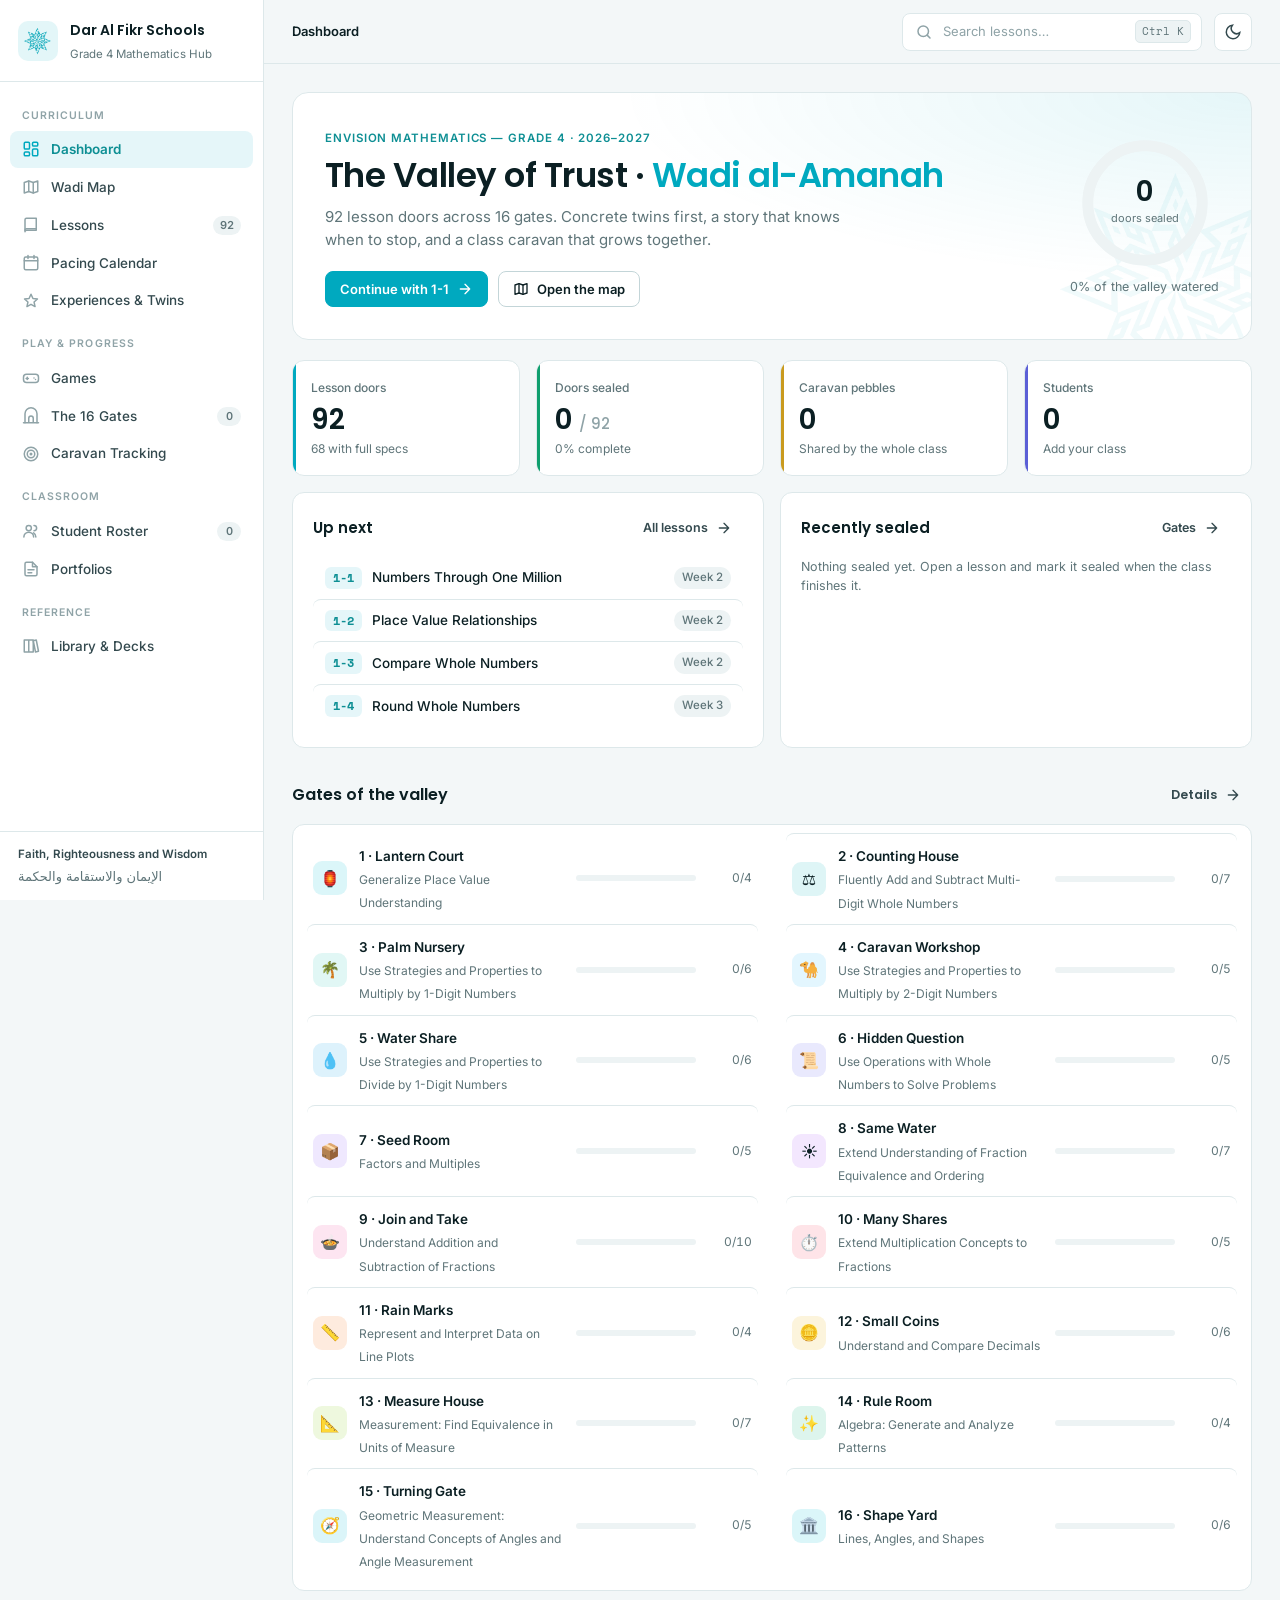
<file: index.html>
<!DOCTYPE html>
<html lang="en">
<head>
  <meta charset="UTF-8" />
  <meta name="viewport" content="width=device-width, initial-scale=1, viewport-fit=cover" />
  <title>Dar Al Fikr · Grade 4 Mathematics Hub</title>
  <meta name="description" content="The Dar Al Fikr Grade 4 Mathematics Learning Hub: lessons, pacing, the Wadi al-Amanah map, classroom games, gates and student portfolios." />
  <meta name="theme-color" content="#f3f7f8" media="(prefers-color-scheme: light)" />
  <meta name="theme-color" content="#061114" media="(prefers-color-scheme: dark)" />
  <meta property="og:title" content="Dar Al Fikr · Grade 4 Mathematics Hub" />
  <meta property="og:description" content="Lessons, pacing, games and portfolios for enVision Grade 4 Mathematics." />
  <meta property="og:image" content="/assets/img/daf-logo.png" />
  <link rel="icon" type="image/png" href="/assets/img/daf-star.png" />
  <link rel="apple-touch-icon" href="/assets/img/daf-star.png" />
  <link rel="manifest" href="/site.webmanifest" />

  <script>
    // Apply the saved theme before first paint to avoid a flash.
    try { var t = localStorage.getItem("daf.hub.theme"); if (t === "dark" || t === "light") document.documentElement.setAttribute("data-theme", t); } catch (e) {}
  </script>

  <link rel="preconnect" href="https://fonts.googleapis.com" />
  <link rel="preconnect" href="https://fonts.gstatic.com" crossorigin />
  <link rel="stylesheet" href="https://fonts.googleapis.com/css2?family=Inter:wght@400;500;600;700&family=Poppins:wght@500;600;700&family=Fraunces:ital,opsz,wght@0,9..144,600;1,9..144,400&family=Space+Mono:wght@400;700&display=swap" />
  <link rel="stylesheet" href="/assets/css/hub.css" />
</head>
<body>
  <a class="skip-link" href="#view">Skip to content</a>

  <div class="app" id="app">
    <aside class="sidebar" id="sidebar" aria-label="Main navigation">
      <a class="brand" href="#/dashboard">
        <span class="brand-mark"><img src="/assets/img/daf-star.png" alt="" width="30" height="30" /></span>
        <span>
          <span class="brand-name">Dar Al Fikr Schools</span><br />
          <span class="brand-sub">Grade 4 Mathematics Hub</span>
        </span>
      </a>
      <nav class="nav" id="nav"></nav>
      <div class="sidebar-foot">
        <div class="motto">Faith, Righteousness and Wisdom</div>
        <div class="motto-ar" lang="ar">الإيمان والاستقامة والحكمة</div>
      </div>
    </aside>
    <div class="scrim" id="scrim" aria-hidden="true"></div>

    <div class="main">
      <header class="topbar">
        <button class="icon-btn burger" id="burger" aria-label="Open navigation" aria-controls="sidebar" aria-expanded="false">
          <svg class="ico" viewBox="0 0 24 24" fill="none" stroke="currentColor" stroke-width="2" stroke-linecap="round"><path d="M4 6h16M4 12h16M4 18h16"/></svg>
        </button>
        <div class="crumb" id="crumb" aria-live="polite"></div>
        <div class="topbar-spacer"></div>
        <button class="search-trigger" id="search" aria-label="Search lessons and pages" aria-keyshortcuts="Control+K Meta+K /">
          <svg class="ico" viewBox="0 0 24 24" fill="none" stroke="currentColor" stroke-width="2" stroke-linecap="round"><circle cx="11" cy="11" r="7"/><path d="m20 20-3.5-3.5"/></svg>
          <span>Search lessons…</span>
          <kbd>Ctrl K</kbd>
        </button>
        <button class="icon-btn" id="theme" aria-label="Toggle dark mode">
          <svg class="ico theme-light-ico" viewBox="0 0 24 24" fill="none" stroke="currentColor" stroke-width="2" stroke-linecap="round"><path d="M21 12.8A9 9 0 1 1 11.2 3a7 7 0 0 0 9.8 9.8z"/></svg>
          <svg class="ico theme-dark-ico" viewBox="0 0 24 24" fill="none" stroke="currentColor" stroke-width="2" stroke-linecap="round"><circle cx="12" cy="12" r="4"/><path d="M12 2v2M12 20v2M4.9 4.9l1.4 1.4M17.7 17.7l1.4 1.4M2 12h2M20 12h2M4.9 19.1l1.4-1.4M17.7 6.3l1.4-1.4"/></svg>
        </button>
      </header>

      <main class="page" id="view" tabindex="-1">
        <div class="skeleton" aria-label="Loading"><span></span><span></span><span></span></div>
      </main>
    </div>
  </div>

  <div class="toasts" id="toasts" role="status" aria-live="polite"></div>

  <noscript>
    <p style="padding:24px;font-family:system-ui">This hub needs JavaScript. Please enable it to browse lessons.</p>
  </noscript>

  <script src="/assets/js/hub.js" defer></script>
</body>
</html>
</file>
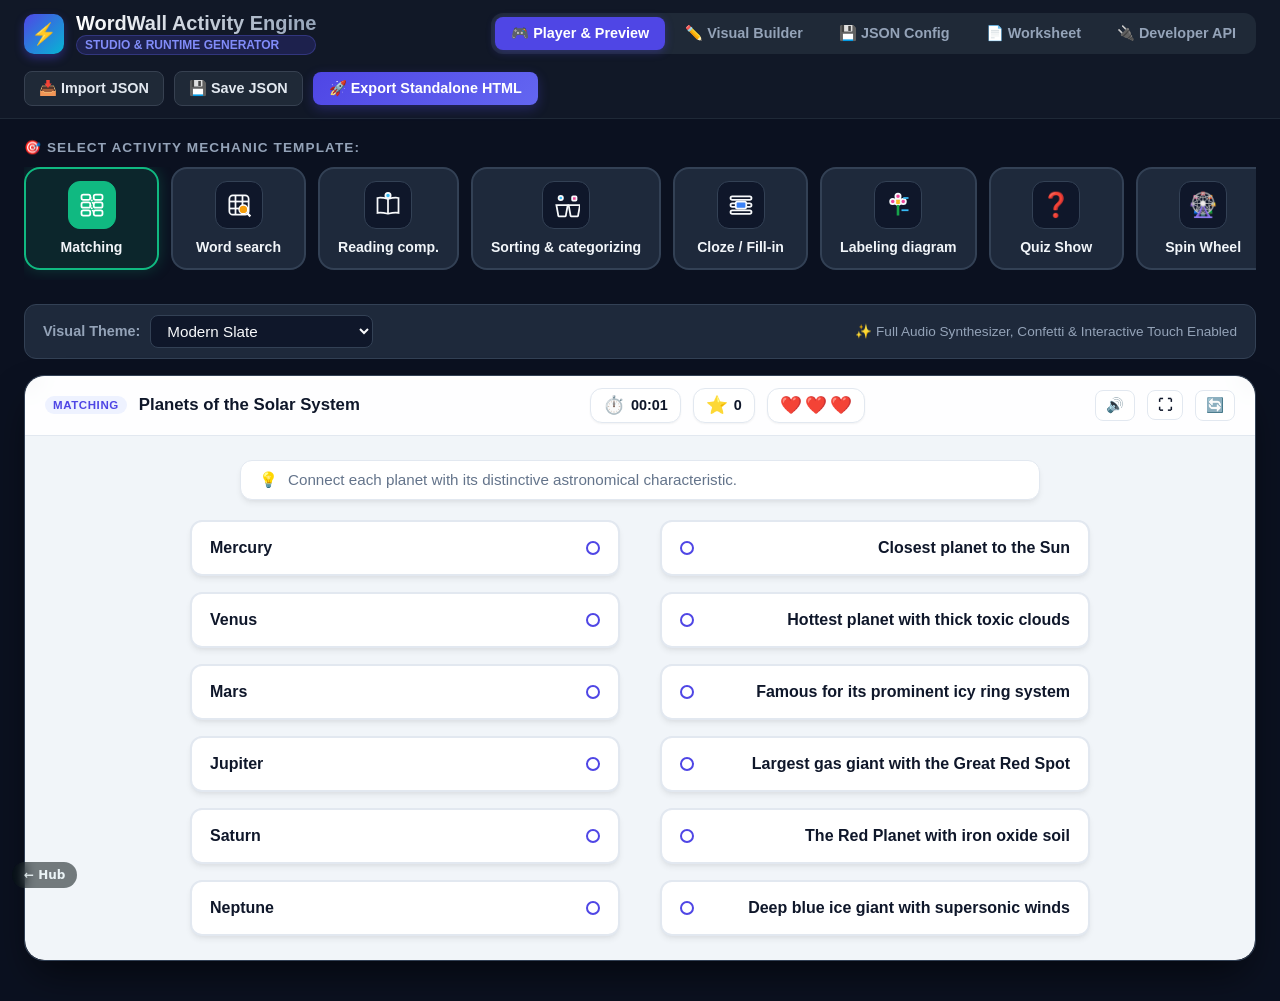
<file: studio/index.html>
<!DOCTYPE html>
<html lang="en">
<head>
  <meta charset="UTF-8">
  <meta name="viewport" content="width=device-width, initial-scale=1.0">
  <title>Activity Studio · Dar Al Fikr Math Hub</title>
  <link rel="icon" type="image/png" href="/assets/img/daf-star.png" />
  
  <!-- Activity Engine Core Stylesheet -->
  <link rel="stylesheet" href="css/activity-engine.css">
  <!-- Studio App Stylesheet -->
  <link rel="stylesheet" href="css/studio.css">
</head>
<body>

  <!-- Top Studio Navbar -->
  <header class="studio-navbar">
    <div class="studio-brand">
      <div class="studio-logo-badge">⚡</div>
      <div>
        <h1 class="studio-title-h1">WordWall Activity Engine</h1>
        <div class="studio-sub-badge">STUDIO & RUNTIME GENERATOR</div>
      </div>
    </div>

    <!-- Navigation Tabs -->
    <nav class="studio-nav-tabs">
      <button class="studio-tab-btn active" data-tab="tab-player">🎮 Player & Preview</button>
      <button class="studio-tab-btn" data-tab="tab-builder">✏️ Visual Builder</button>
      <button class="studio-tab-btn" data-tab="tab-json">💾 JSON Config</button>
      <button class="studio-tab-btn" data-tab="tab-worksheet">📄 Worksheet</button>
      <button class="studio-tab-btn" data-tab="tab-docs">🔌 Developer API</button>
    </nav>

    <!-- Global Actions -->
    <div class="studio-actions-group">
      <label class="studio-btn-secondary" title="Import JSON Activity File" style="cursor: pointer;">
        📥 Import JSON
        <input type="file" id="input-import-json" accept=".json" style="display:none;"/>
      </label>
      <button class="studio-btn-secondary" id="btn-download-json" title="Download current activity as JSON">💾 Save JSON</button>
      <button class="studio-btn-primary" id="btn-export-html" title="Generate 100% self-contained standalone HTML game">🚀 Export Standalone HTML</button>
    </div>
  </header>

  <main class="studio-main">
    
    <!-- ACTIVITY TEMPLATE CAROUSEL (Features the 6 from the reference prompt + classic wordwall modes) -->
    <section class="activity-picker-shelf">
      <div class="shelf-title">
        <span>🎯 Select Activity Mechanic Template:</span>
      </div>
      <div class="activity-pills-row">
        
        <!-- 1. Matching -->
        <div class="activity-pill active" data-type="matching">
          <div class="activity-pill-icon">
            <svg width="28" height="28" viewBox="0 0 32 32" fill="none" stroke="currentColor" stroke-width="2">
              <rect x="4" y="4" width="10" height="6" rx="2"/>
              <rect x="4" y="13" width="10" height="6" rx="2"/>
              <rect x="4" y="22" width="10" height="6" rx="2"/>
              <rect x="18" y="4" width="10" height="6" rx="2"/>
              <rect x="18" y="13" width="10" height="6" rx="2"/>
              <rect x="18" y="22" width="10" height="6" rx="2"/>
              <path d="M14 7 L18 16" stroke-dasharray="2 1"/>
              <path d="M14 16 L18 25" stroke-dasharray="2 1"/>
            </svg>
          </div>
          <span class="activity-pill-label">Matching</span>
        </div>

        <!-- 2. Word Search -->
        <div class="activity-pill" data-type="wordsearch">
          <div class="activity-pill-icon">
            <svg width="28" height="28" viewBox="0 0 32 32" fill="none" stroke="currentColor" stroke-width="2">
              <rect x="5" y="5" width="22" height="22" rx="4"/>
              <line x1="12" y1="5" x2="12" y2="27"/>
              <line x1="20" y1="5" x2="20" y2="27"/>
              <line x1="5" y1="12" x2="27" y2="12"/>
              <line x1="5" y1="20" x2="27" y2="20"/>
              <circle cx="21" cy="21" r="5" fill="#f59e0b" stroke="#ffffff" stroke-width="1.5"/>
              <line x1="25" y1="25" x2="29" y2="29" stroke="#ffffff" stroke-width="2.5"/>
            </svg>
          </div>
          <span class="activity-pill-label">Word search</span>
        </div>

        <!-- 3. Reading Comprehension -->
        <div class="activity-pill" data-type="reading">
          <div class="activity-pill-icon">
            <svg width="28" height="28" viewBox="0 0 32 32" fill="none" stroke="currentColor" stroke-width="2">
              <path d="M4 8 C4 8 8 7 16 9 C24 7 28 8 28 8 L28 25 C28 25 24 24 16 26 C8 24 4 25 4 25 Z"/>
              <line x1="16" y1="9" x2="16" y2="26"/>
              <circle cx="16" cy="5" r="3" fill="#38bdf8"/>
            </svg>
          </div>
          <span class="activity-pill-label">Reading comp.</span>
        </div>

        <!-- 4. Sorting & Categorizing -->
        <div class="activity-pill" data-type="sorting">
          <div class="activity-pill-icon">
            <svg width="28" height="28" viewBox="0 0 32 32" fill="none" stroke="currentColor" stroke-width="2">
              <path d="M5 16 L7 27 C7 28 8 29 9 29 L14 29 C15 29 16 28 16 27 L18 16 Z"/>
              <path d="M19 16 L21 27 C21 28 22 29 23 29 L28 29 C29 29 30 28 30 27 L32 16 Z"/>
              <circle cx="10" cy="8" r="2.5" fill="#38bdf8"/>
              <rect x="23" y="6" width="5" height="5" rx="1" fill="#ec4899"/>
            </svg>
          </div>
          <span class="activity-pill-label">Sorting & categorizing</span>
        </div>

        <!-- 5. Cloze / Fill in the blank -->
        <div class="activity-pill" data-type="cloze">
          <div class="activity-pill-icon">
            <svg width="28" height="28" viewBox="0 0 32 32" fill="none" stroke="currentColor" stroke-width="2">
              <rect x="4" y="6" width="24" height="4" rx="2"/>
              <rect x="4" y="14" width="24" height="4" rx="2"/>
              <rect x="10" y="12" width="12" height="8" rx="2" fill="#3b82f6"/>
              <rect x="4" y="22" width="24" height="4" rx="2"/>
            </svg>
          </div>
          <span class="activity-pill-label">Cloze / Fill-in</span>
        </div>

        <!-- 6. Labeling Diagram -->
        <div class="activity-pill" data-type="diagram">
          <div class="activity-pill-icon">
            <svg width="28" height="28" viewBox="0 0 32 32" fill="none" stroke="currentColor" stroke-width="2">
              <circle cx="16" cy="12" r="4" fill="#fbbf24"/>
              <circle cx="16" cy="6" r="3" fill="#ec4899"/>
              <circle cx="10" cy="12" r="3" fill="#ec4899"/>
              <circle cx="22" cy="12" r="3" fill="#ec4899"/>
              <path d="M16 16 L16 28" stroke="#16a34a" stroke-width="3"/>
              <line x1="22" y1="8" x2="28" y2="8" stroke="#38bdf8"/>
              <line x1="20" y1="22" x2="28" y2="22" stroke="#38bdf8"/>
            </svg>
          </div>
          <span class="activity-pill-label">Labeling diagram</span>
        </div>

        <!-- 7. Quiz / Gameshow -->
        <div class="activity-pill" data-type="quiz">
          <div class="activity-pill-icon">❓</div>
          <span class="activity-pill-label">Quiz Show</span>
        </div>

        <!-- 8. Spin the Wheel -->
        <div class="activity-pill" data-type="wheel">
          <div class="activity-pill-icon">🎡</div>
          <span class="activity-pill-label">Spin Wheel</span>
        </div>

        <!-- 9. Anagram / Unjumble -->
        <div class="activity-pill" data-type="anagram">
          <div class="activity-pill-icon">🔤</div>
          <span class="activity-pill-label">Anagram</span>
        </div>

        <!-- 10. Speed Tap / Whack-a-Mole -->
        <div class="activity-pill" data-type="speedtap">
          <div class="activity-pill-icon">⚡</div>
          <span class="activity-pill-label">Speed Tap</span>
        </div>

        <!-- 11. Crossword -->
        <div class="activity-pill" data-type="crossword">
          <div class="activity-pill-icon">🧩</div>
          <span class="activity-pill-label">Crossword</span>
        </div>

        <!-- 12. Memory Match -->
        <div class="activity-pill" data-type="memory">
          <div class="activity-pill-icon">🃏</div>
          <span class="activity-pill-label">Memory Match</span>
        </div>

        <!-- 13. Balloon Pop -->
        <div class="activity-pill" data-type="balloon">
          <div class="activity-pill-icon">🎈</div>
          <span class="activity-pill-label">Balloon Pop</span>
        </div>

        <!-- 14. Airplane Cloud Pilot -->
        <div class="activity-pill" data-type="airplane">
          <div class="activity-pill-icon">✈️</div>
          <span class="activity-pill-label">Airplane</span>
        </div>

        <!-- 15. Open the Box -->
        <div class="activity-pill" data-type="openthebox">
          <div class="activity-pill-icon">🎁</div>
          <span class="activity-pill-label">Open the Box</span>
        </div>

        <!-- 16. Hangman / Rocket -->
        <div class="activity-pill" data-type="hangman">
          <div class="activity-pill-icon">🚀</div>
          <span class="activity-pill-label">Hangman</span>
        </div>

        <!-- 17. Maze Chase (Pac-Man) -->
        <div class="activity-pill" data-type="mazechase">
          <div class="activity-pill-icon">👾</div>
          <span class="activity-pill-label">Maze Chase</span>
        </div>

        <!-- 18. Venn Diagram Sort -->
        <div class="activity-pill" data-type="venn">
          <div class="activity-pill-icon">⭕</div>
          <span class="activity-pill-label">Venn Diagram</span>
        </div>

        <!-- 19. Timeline Slider -->
        <div class="activity-pill" data-type="timeline">
          <div class="activity-pill-icon">⏳</div>
          <span class="activity-pill-label">Timeline</span>
        </div>

        <!-- 20. Scratch & Reveal -->
        <div class="activity-pill" data-type="scratch">
          <div class="activity-pill-icon">🧼</div>
          <span class="activity-pill-label">Scratch & Reveal</span>
        </div>

        <!-- 21. Sentence Scramble -->
        <div class="activity-pill" data-type="scramble">
          <div class="activity-pill-icon">🧩</div>
          <span class="activity-pill-label">Scramble</span>
        </div>

        <!-- 22. Bubble Shooter / Cannon -->
        <div class="activity-pill" data-type="bubbleshooter">
          <div class="activity-pill-icon">🎯</div>
          <span class="activity-pill-label">Bubble Cannon</span>
        </div>

      </div>
    </section>

    <!-- TAB 1: PLAYER & PREVIEW -->
    <section id="tab-player" class="studio-tab-content active">
      <div class="player-wrap">
        <div class="player-controls-bar">
          <div style="display:flex; align-items:center; gap:10px;">
            <label style="font-weight:700; font-size:0.9rem; color:#94a3b8;">Visual Theme:</label>
            <select id="studio-theme-select" class="studio-select" style="width: auto; padding:6px 12px;">
              <option value="default">Modern Slate</option>
              <option value="chalkboard">Chalkboard Classroom</option>
              <option value="arcade">Cyberpunk Arcade (Neon)</option>
              <option value="sunset">Sunset Coral</option>
              <option value="forest">Emerald Forest</option>
              <option value="kids">Playful Pastel</option>
              <option value="midnight">Midnight Dark</option>
            </select>
          </div>
          <div>
            <span style="font-size:0.85rem; color:#94a3b8;">✨ Full Audio Synthesizer, Confetti & Interactive Touch Enabled</span>
          </div>
        </div>

        <!-- Target Game Container for ActivityEngine -->
        <div id="studio-player-container"></div>
      </div>
    </section>

    <!-- TAB 2: VISUAL BUILDER -->
    <section id="tab-builder" class="studio-tab-content">
      <div class="builder-layout">
        
        <!-- Left: General Activity Metadata & Settings -->
        <div class="builder-panel-card">
          <div class="builder-section-title">General Settings:</div>
          
          <div>
            <label class="studio-label">Activity Title:</label>
            <input type="text" id="builder-title" class="studio-input" placeholder="e.g. Solar System Match"/>
          </div>

          <div>
            <label class="studio-label">Student Instruction:</label>
            <input type="text" id="builder-instruction" class="studio-input" placeholder="e.g. Connect the terms..."/>
          </div>

          <div style="display:grid; grid-template-columns:1fr 1fr; gap:12px;">
            <div>
              <label class="studio-label">Theme:</label>
              <select id="builder-theme" class="studio-select">
                <option value="default">Modern Slate</option>
                <option value="chalkboard">Chalkboard Classroom</option>
                <option value="arcade">Cyberpunk Arcade</option>
                <option value="sunset">Sunset Coral</option>
                <option value="forest">Emerald Forest</option>
                <option value="kids">Playful Pastel</option>
                <option value="midnight">Midnight Dark</option>
              </select>
            </div>
            <div>
              <label class="studio-label">Lives Counter:</label>
              <select id="builder-lives" class="studio-select">
                <option value="0">Unlimited (Zen Mode)</option>
                <option value="1">1 Life (Hardcore)</option>
                <option value="3" selected>3 Hearts</option>
                <option value="5">5 Hearts</option>
              </select>
            </div>
          </div>

          <div style="border-top:1px solid #334155; padding-top:14px;">
            <label style="display:flex; align-items:center; gap:8px; font-weight:700; cursor:pointer;">
              <input type="checkbox" id="builder-timer-enabled" checked/>
              <span>Enable Timer</span>
            </label>
            <div style="display:grid; grid-template-columns:1fr 1fr; gap:12px; margin-top:10px;">
              <div>
                <label class="studio-label">Timer Mode:</label>
                <select id="builder-timer-mode" class="studio-select">
                  <option value="countup">Count Up (Stopwatch)</option>
                  <option value="countdown">Count Down (Time Attack)</option>
                </select>
              </div>
              <div>
                <label class="studio-label">Seconds (for Countdown):</label>
                <input type="number" id="builder-timer-seconds" class="studio-input" value="60"/>
              </div>
            </div>
          </div>

          <div style="margin-top:auto; padding-top:16px;">
            <button class="studio-btn-primary" id="btn-apply-builder" style="width:100%; justify-content:center; padding:12px;">
              ▶️ Apply Changes & Play Live
            </button>
          </div>
        </div>

        <!-- Right: Dynamic Type-Specific Fields -->
        <div class="builder-panel-card" id="builder-dynamic-fields">
          <!-- Populated dynamically by ActivityStudio -->
        </div>

      </div>
    </section>

    <!-- TAB 3: JSON CONFIG -->
    <section id="tab-json" class="studio-tab-content">
      <div class="json-editor-wrap">
        <div style="display:flex; justify-content:space-between; align-items:center;">
          <div style="color:#94a3b8; font-size:0.9rem;">
            Edit the declarative JSON activity configuration directly. You can copy, modify, or paste your own data structures.
          </div>
          <button class="studio-btn-primary" id="btn-apply-json">⚡ Update & Run Game</button>
        </div>
        <textarea id="json-editor-textarea" class="json-textarea"></textarea>
      </div>
    </section>

    <!-- TAB 4: WORKSHEET PRINT -->
    <section id="tab-worksheet" class="studio-tab-content">
      <div class="worksheet-actions">
        <button class="studio-btn-primary" onclick="window.print()">🖨️ Print Worksheet / Save PDF</button>
      </div>
      <div id="worksheet-view-stage"></div>
    </section>

    <!-- TAB 5: DEVELOPER API -->
    <section id="tab-docs" class="studio-tab-content">
      <div class="docs-content">
        <h2>🛠️ ActivityEngine Developer Guide & Architecture</h2>
        <p>ActivityEngine is a modular, zero-dependency educational activity runtime built to power Wordwall-style mechanics in web applications, LMSs (Moodle, Canvas, Blackboard), and standalone single-file HTML deliverables.</p>
        
        <h3>1. Embedding in any HTML Document</h3>
        <p>Simply include the CSS and JS files, create a target container div, and initialize the engine with a JSON activity object:</p>
        <div class="docs-code-block">&lt;!-- 1. Include Stylesheet & Runtime --&gt;
&lt;link rel="stylesheet" href="css/activity-engine.css"&gt;
&lt;script src="js/sound-synth.js"&gt;&lt;/script&gt;
&lt;script src="js/particles.js"&gt;&lt;/script&gt;
&lt;script src="js/activity-engine.js"&gt;&lt;/script&gt;

&lt;!-- 2. Mount Point --&gt;
&lt;div id="my-activity"&gt;&lt;/div&gt;

&lt;!-- 3. Initialize --&gt;
&lt;script&gt;
  const game = new ActivityEngine('#my-activity', {
    theme: 'chalkboard',
    sound: true
  });

  game.load({
    type: 'matching',
    title: 'States of Matter',
    instruction: 'Match each state to its property.',
    data: [
      { left: 'Solid', right: 'Fixed shape and volume' },
      { left: 'Liquid', right: 'Fixed volume, variable shape' },
      { left: 'Gas', right: 'Expands to fill container' }
    ]
  });

  game.on('score', (data) => console.log('Score updated:', data));
  game.on('complete', (summary) => console.log('Activity finished:', summary));
&lt;/script&gt;</div>

        <h3>2. Supported Activity Types & Mechanics</h3>
        <table style="width:100%; border-collapse:collapse; margin-top:14px;" border="1" cellpadding="8" bordercolor="#334155">
          <thead>
            <tr style="background:#0f172a; text-align:left;">
              <th>Type Key</th>
              <th>Mechanic Description</th>
              <th>Data Payload Structure</th>
            </tr>
          </thead>
          <tbody>
            <tr>
              <td><code>matching</code></td>
              <td>Pair connecting with SVG dynamic bezier lines, tap/drag nodes</td>
              <td><code>Array&lt;{ left: string, right: string }&gt;</code></td>
            </tr>
            <tr>
              <td><code>wordsearch</code></td>
              <td>Dynamic letter matrix with multi-angle touch/drag line finder</td>
              <td><code>{ gridSize: number, words: string[] }</code></td>
            </tr>
            <tr>
              <td><code>reading</code></td>
              <td>Two-pane story reader with Web Speech TTS & interactive quiz</td>
              <td><code>{ passageTitle, passageText, questions: [] }</code></td>
            </tr>
            <tr>
              <td><code>sorting</code></td>
              <td>Category buckets with drag-and-drop & tap-to-place items</td>
              <td><code>{ categories: [], items: [] }</code></td>
            </tr>
            <tr>
              <td><code>cloze</code></td>
              <td>Fill-in-the-blank passage with draggable chips & distractors</td>
              <td><code>{ text: "The {sun} rises in...", distractors: [] }</code></td>
            </tr>
            <tr>
              <td><code>diagram</code></td>
              <td>Hotspot canvas pins and draggable label tags</td>
              <td><code>{ diagramSvg, labels: [{ id, name, x, y }] }</code></td>
            </tr>
            <tr>
              <td><code>quiz</code></td>
              <td>Timed gameshow quiz with 50/50 lifeline & streak bonus</td>
              <td><code>{ questions: [{ question, options, answerIndex }] }</code></td>
            </tr>
            <tr>
              <td><code>wheel</code></td>
              <td>Interactive physics spinning wheel with pointer ticking audio</td>
              <td><code>{ items: string[] }</code></td>
            </tr>
            <tr>
              <td><code>anagram</code></td>
              <td>Tile unjumble letter placement on tactile shelf</td>
              <td><code>{ clue: string, word: string }</code></td>
            </tr>
            <tr>
              <td><code>speedtap</code></td>
              <td>Whack-a-mole fast reflex target identification</td>
              <td><code>{ instruction, targets: [], distractors: [] }</code></td>
            </tr>
            <tr>
              <td><code>crossword</code></td>
              <td>Interactive crossword grid with keyboard navigation</td>
              <td><code>{ grid: string[][], clues: [] }</code></td>
            </tr>
            <tr>
              <td><code>memory</code></td>
              <td>3D card flip matching pairs</td>
              <td><code>{ pairs: [{ a, b }] }</code></td>
            </tr>
          </tbody>
        </table>
      </div>
    </section>

  </main>

  <!-- Load Scripts -->
  <script src="js/sound-synth.js"></script>
  <script src="js/particles.js"></script>
  <script src="js/activity-engine.js"></script>
  <script src="templates/presets.js"></script>
  <script src="js/exporter.js"></script>
  <script src="js/studio.js"></script>

  <script>
    // Initialize Studio App on load
    document.addEventListener('DOMContentLoaded', () => {
      window.studio = new ActivityStudio();
    });
  </script>
<a href="/" class="daf-hub-back" style="position:fixed;left:12px;bottom:12px;z-index:2147483000;display:inline-flex;align-items:center;gap:6px;padding:7px 12px;border-radius:999px;background:rgba(6,17,20,.72);color:#e8f3f5;font:600 12px/1 Inter,system-ui,sans-serif;text-decoration:none;backdrop-filter:blur(6px);opacity:.75" onmouseover="this.style.opacity=1" onmouseout="this.style.opacity=.75" aria-label="Back to the Learning Hub">&larr; Hub</a><style>@media print{.daf-hub-back{display:none!important}}</style>
</body>
</html>
</file>
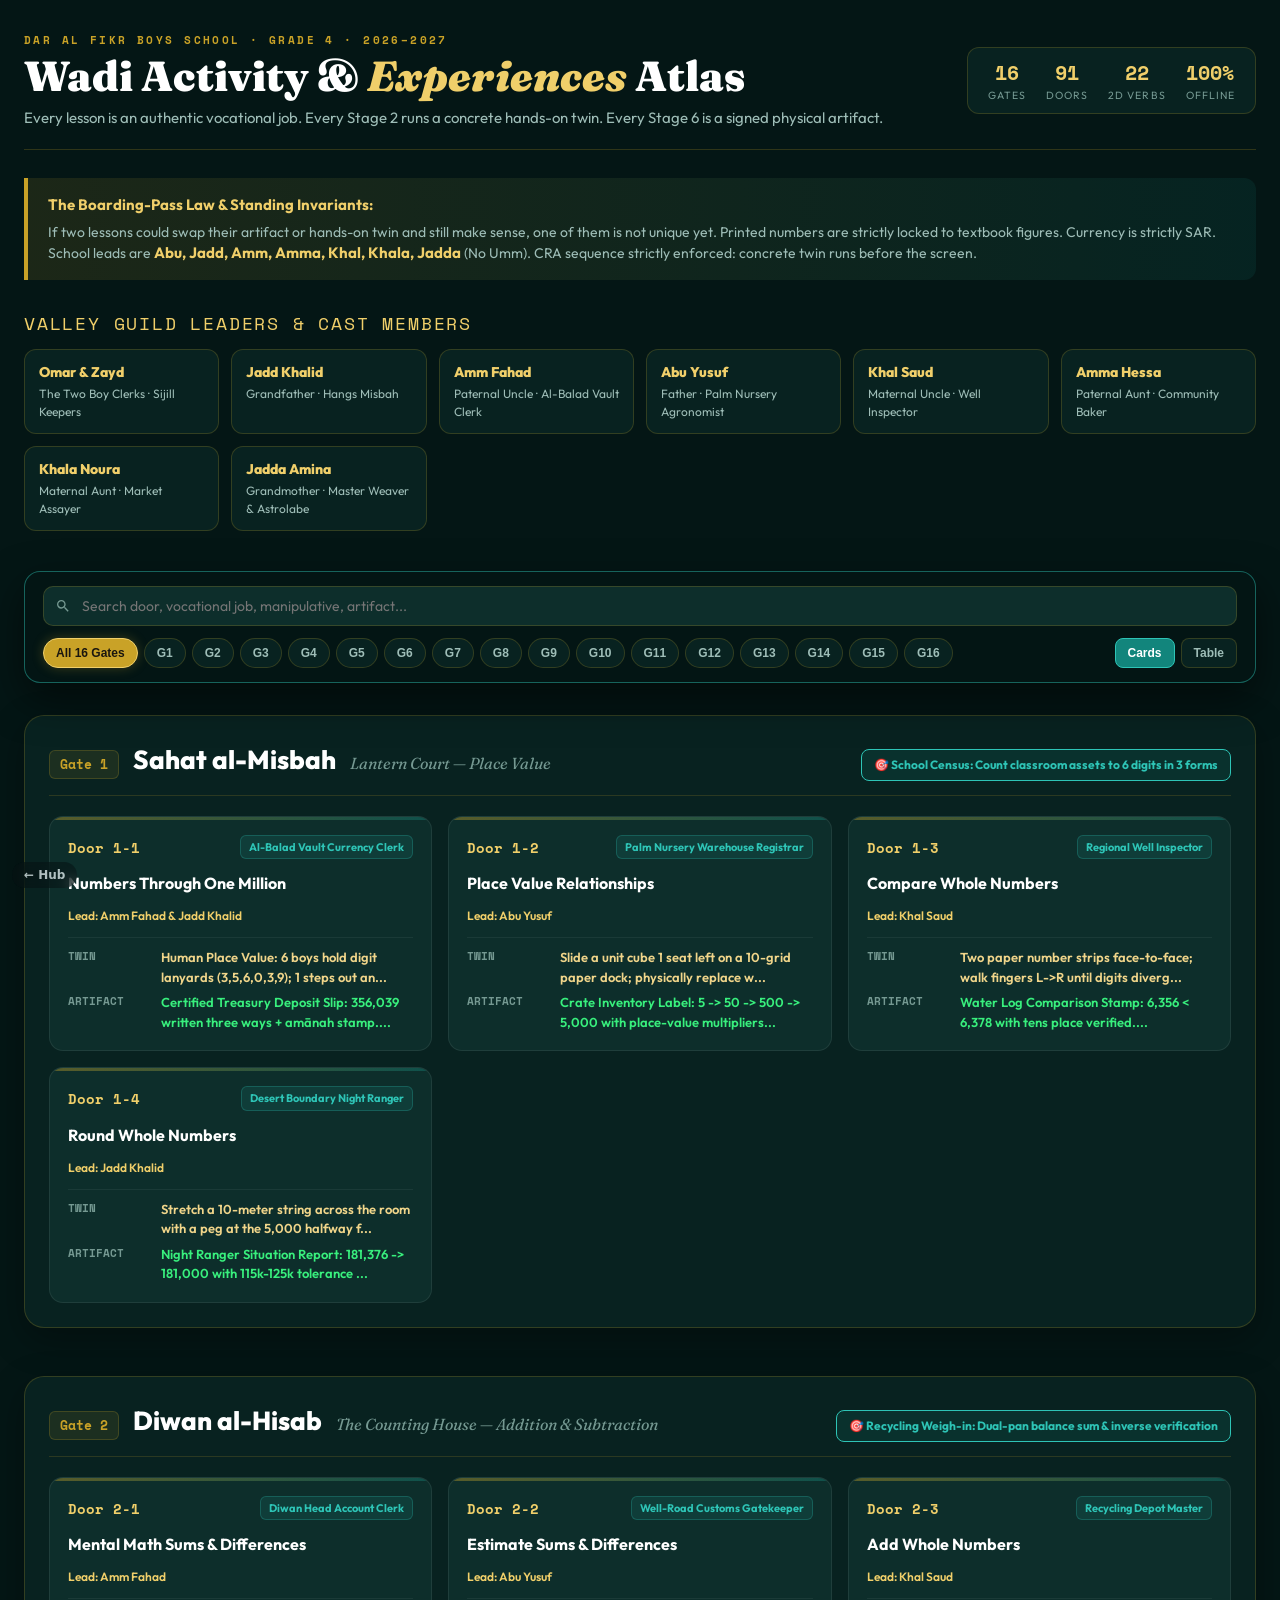
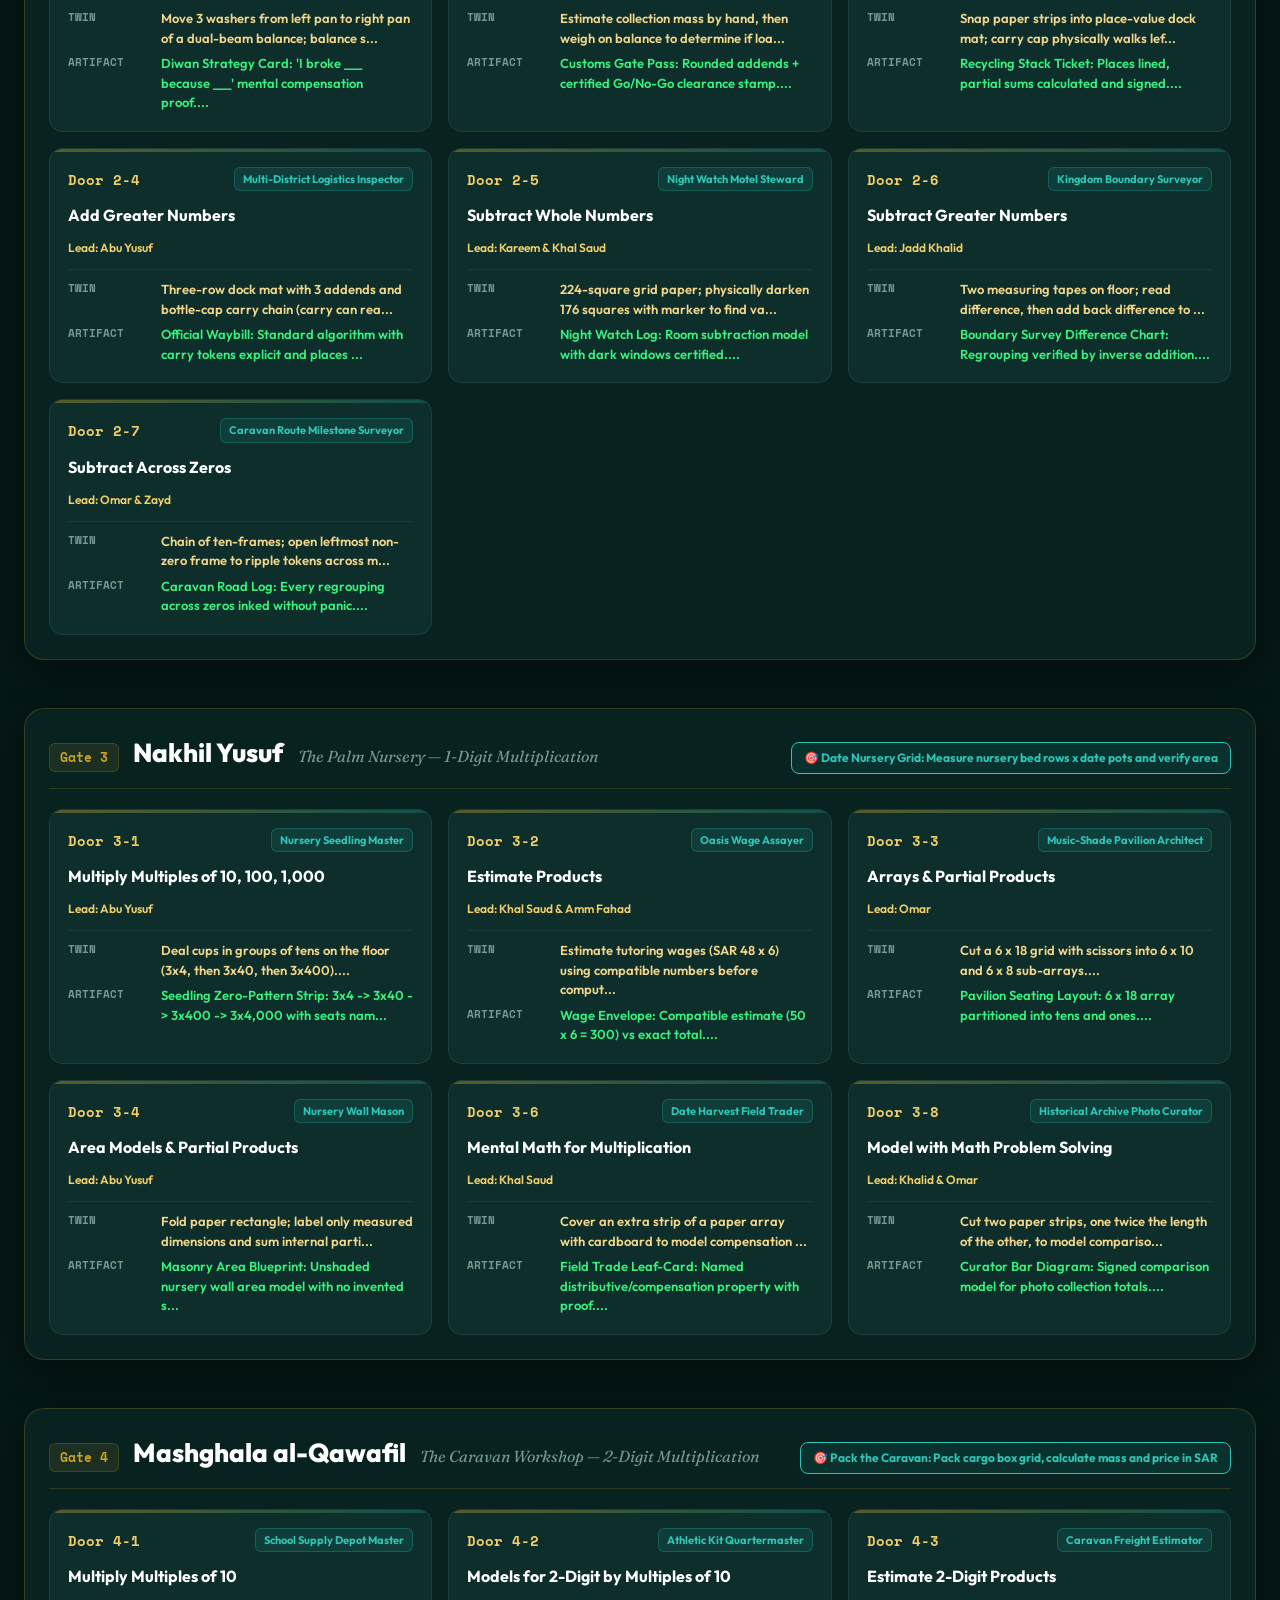
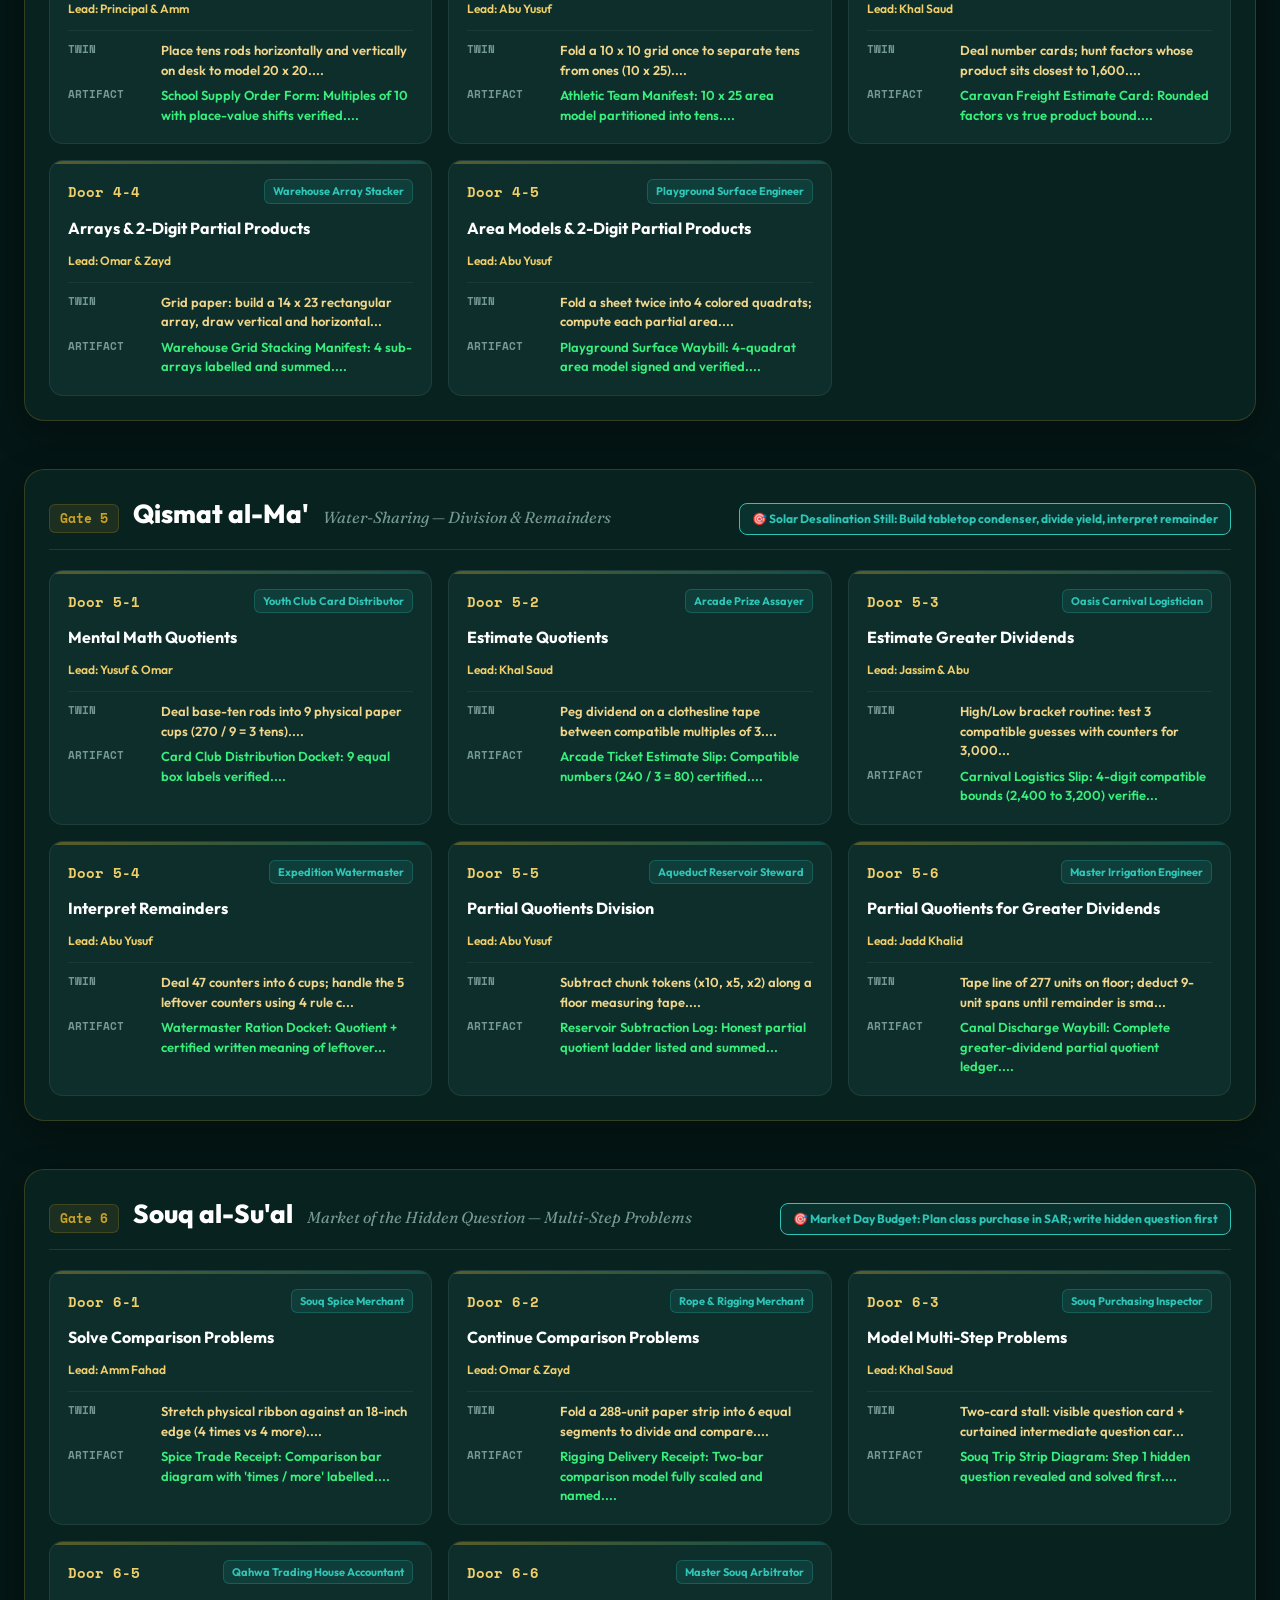
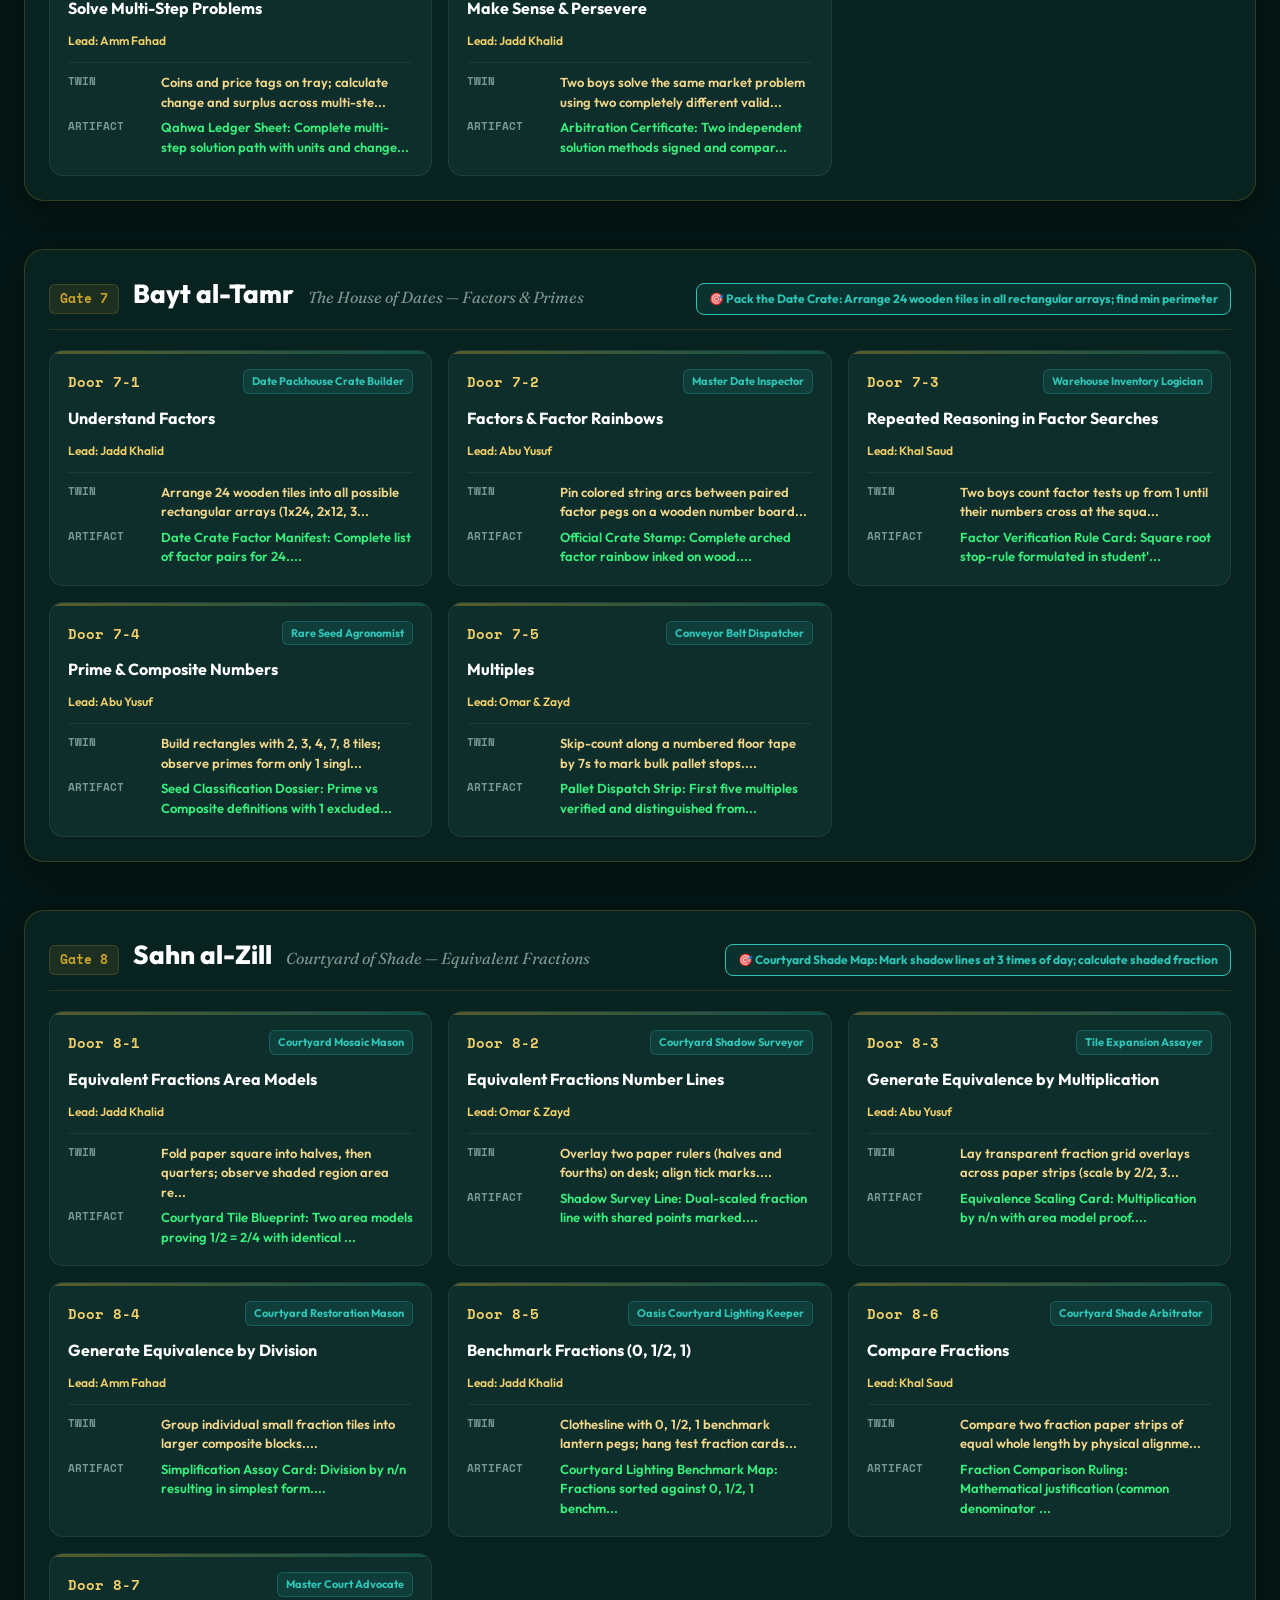
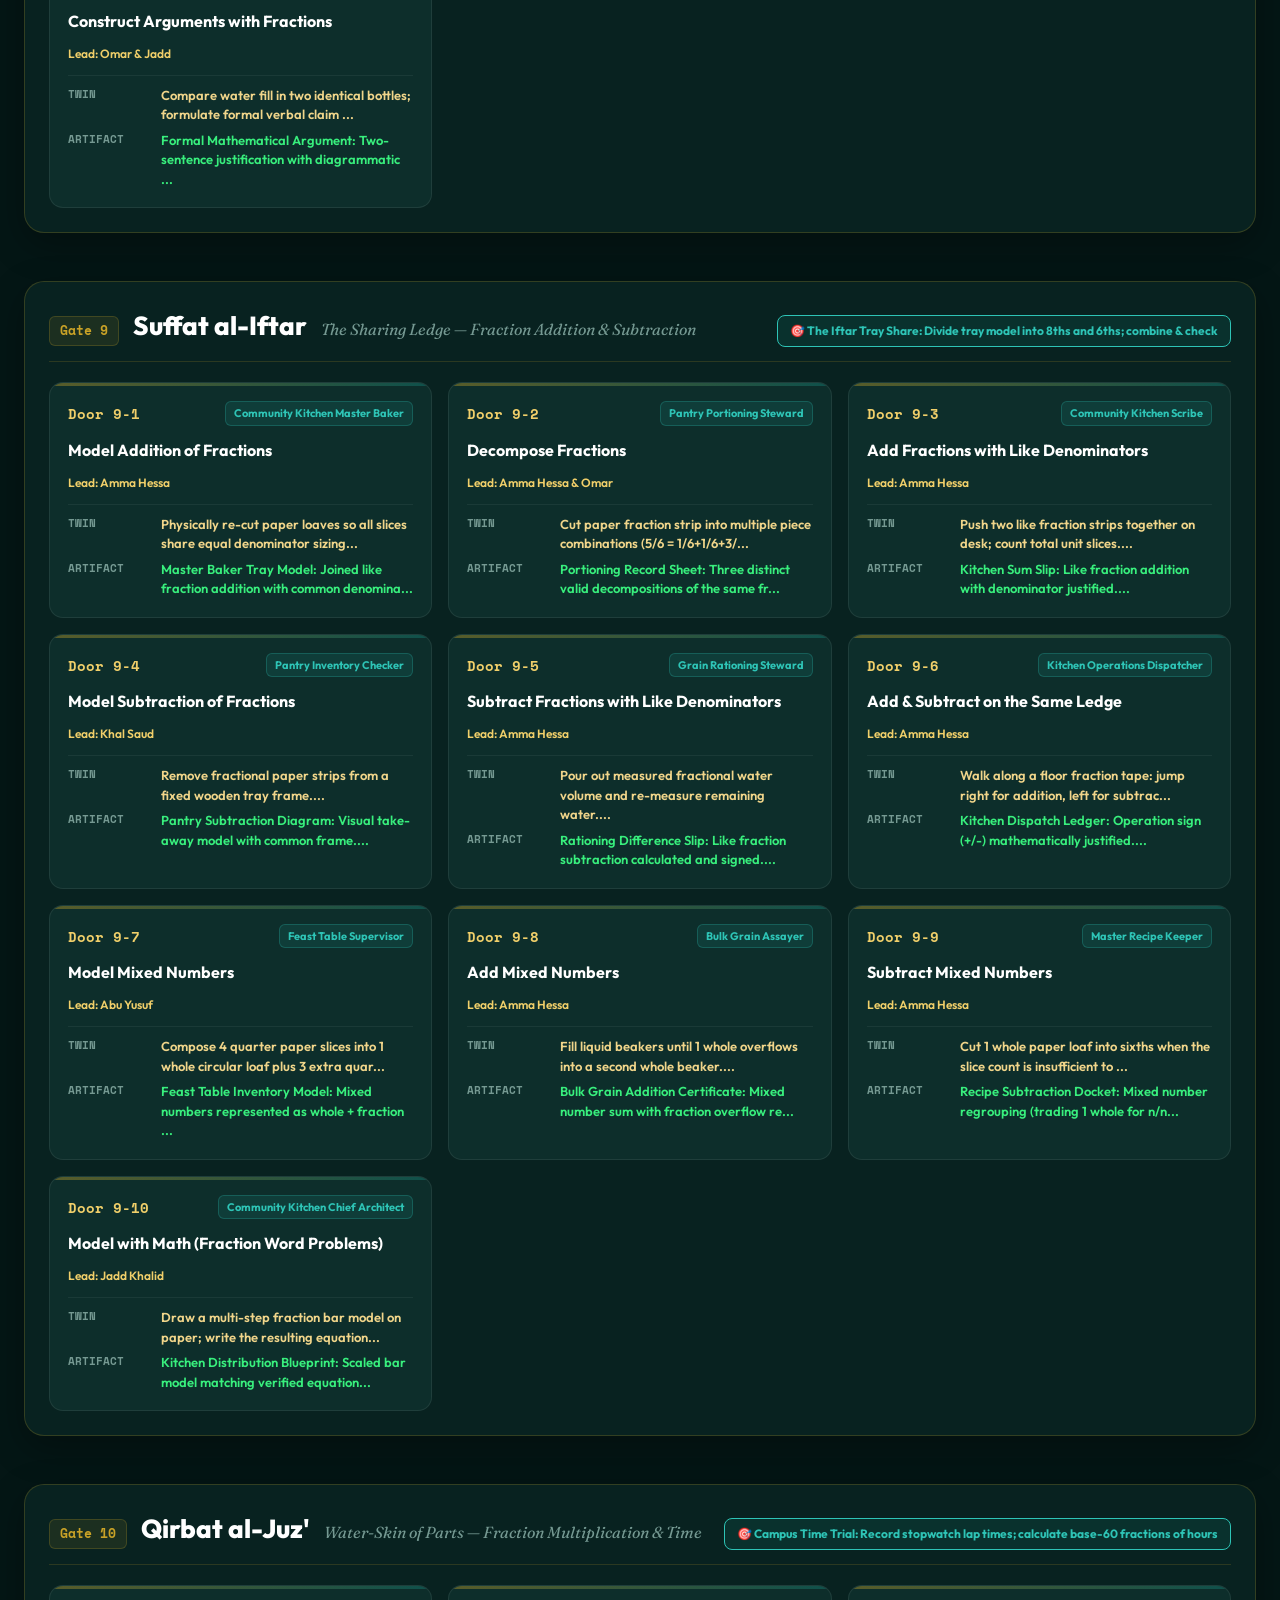
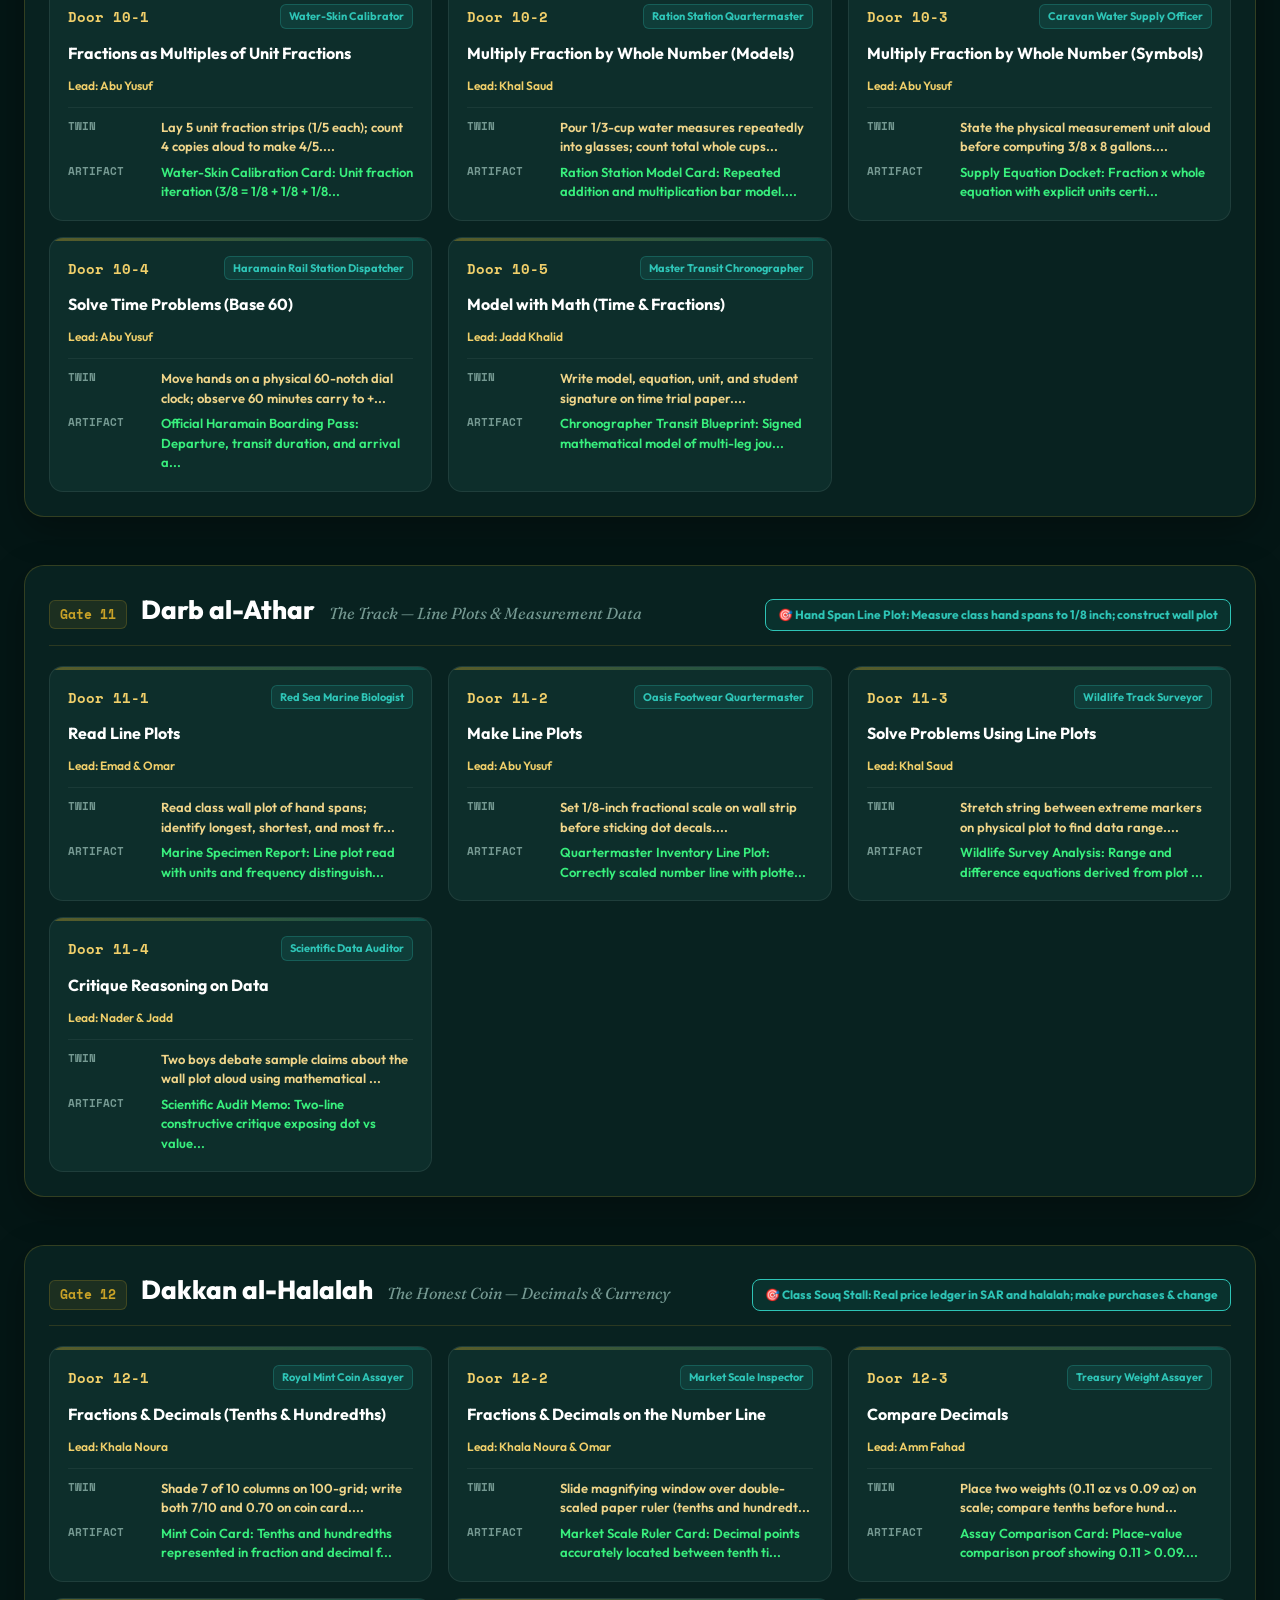
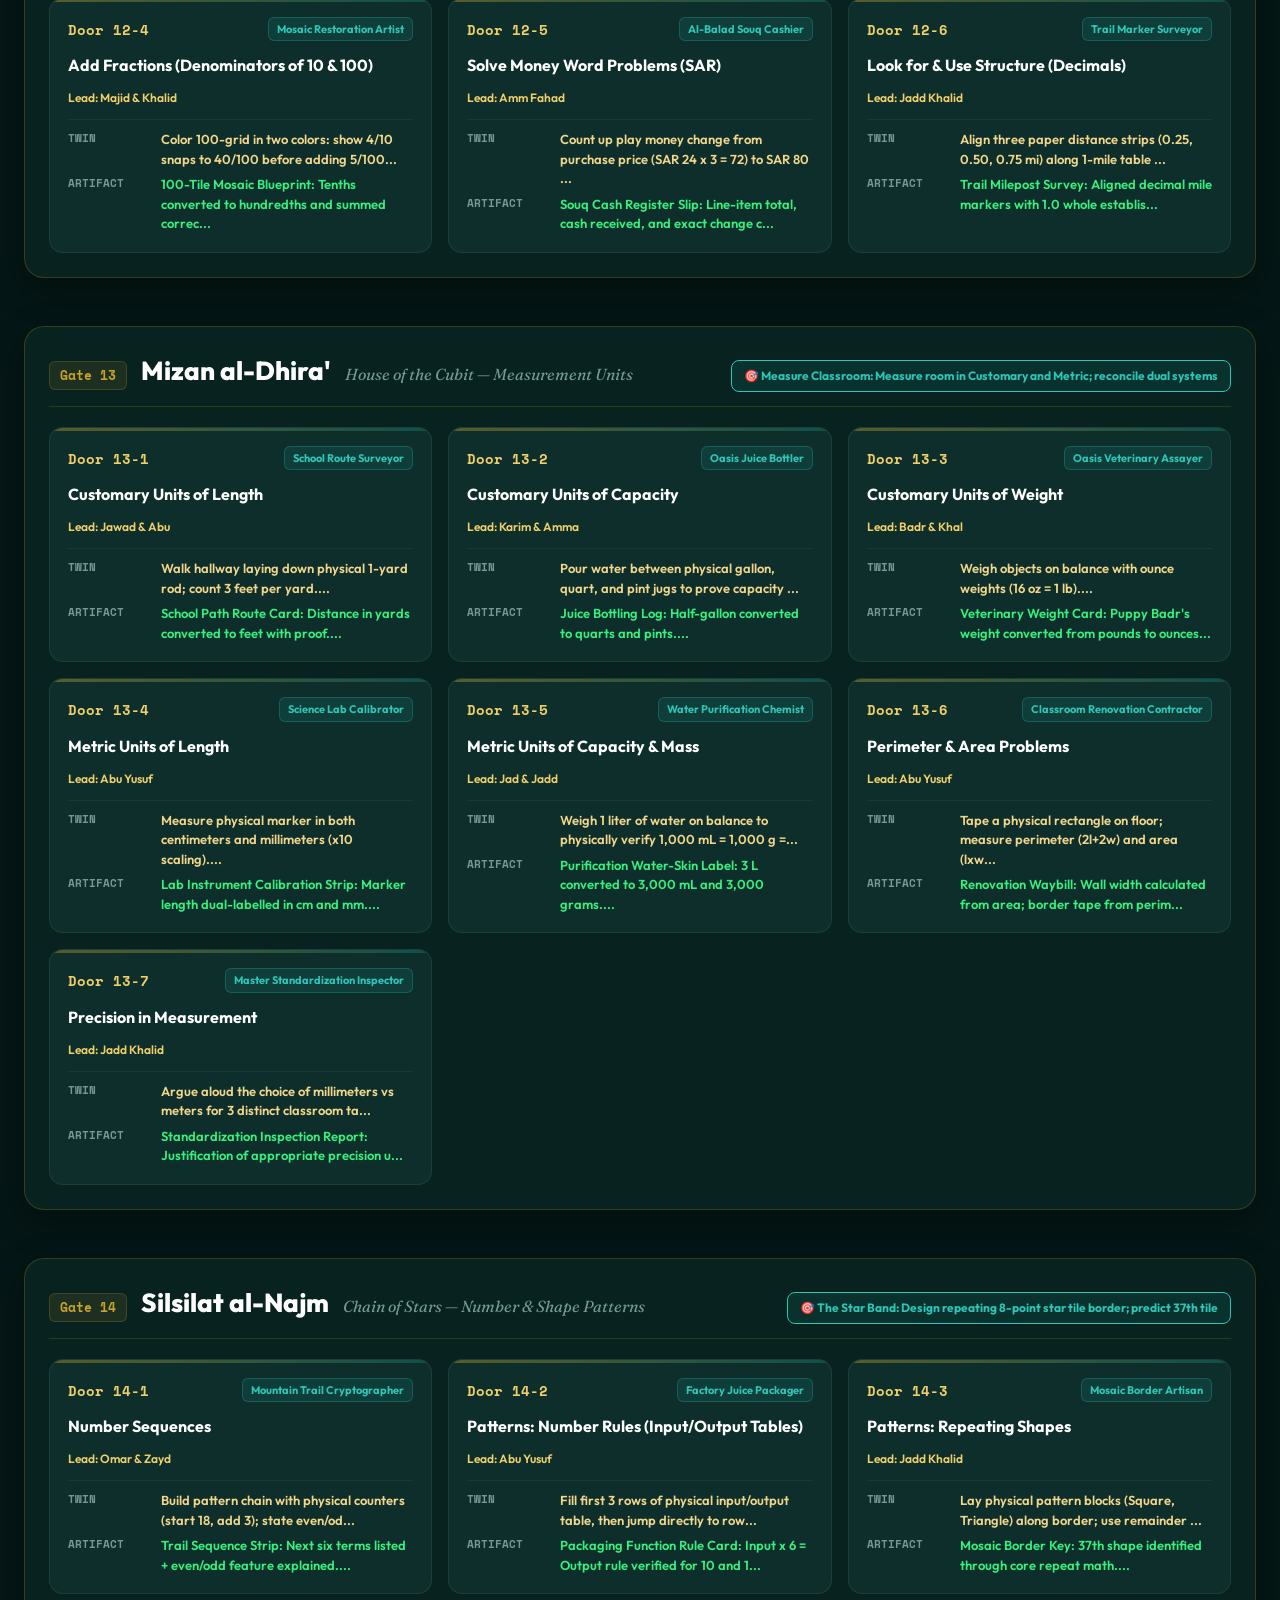
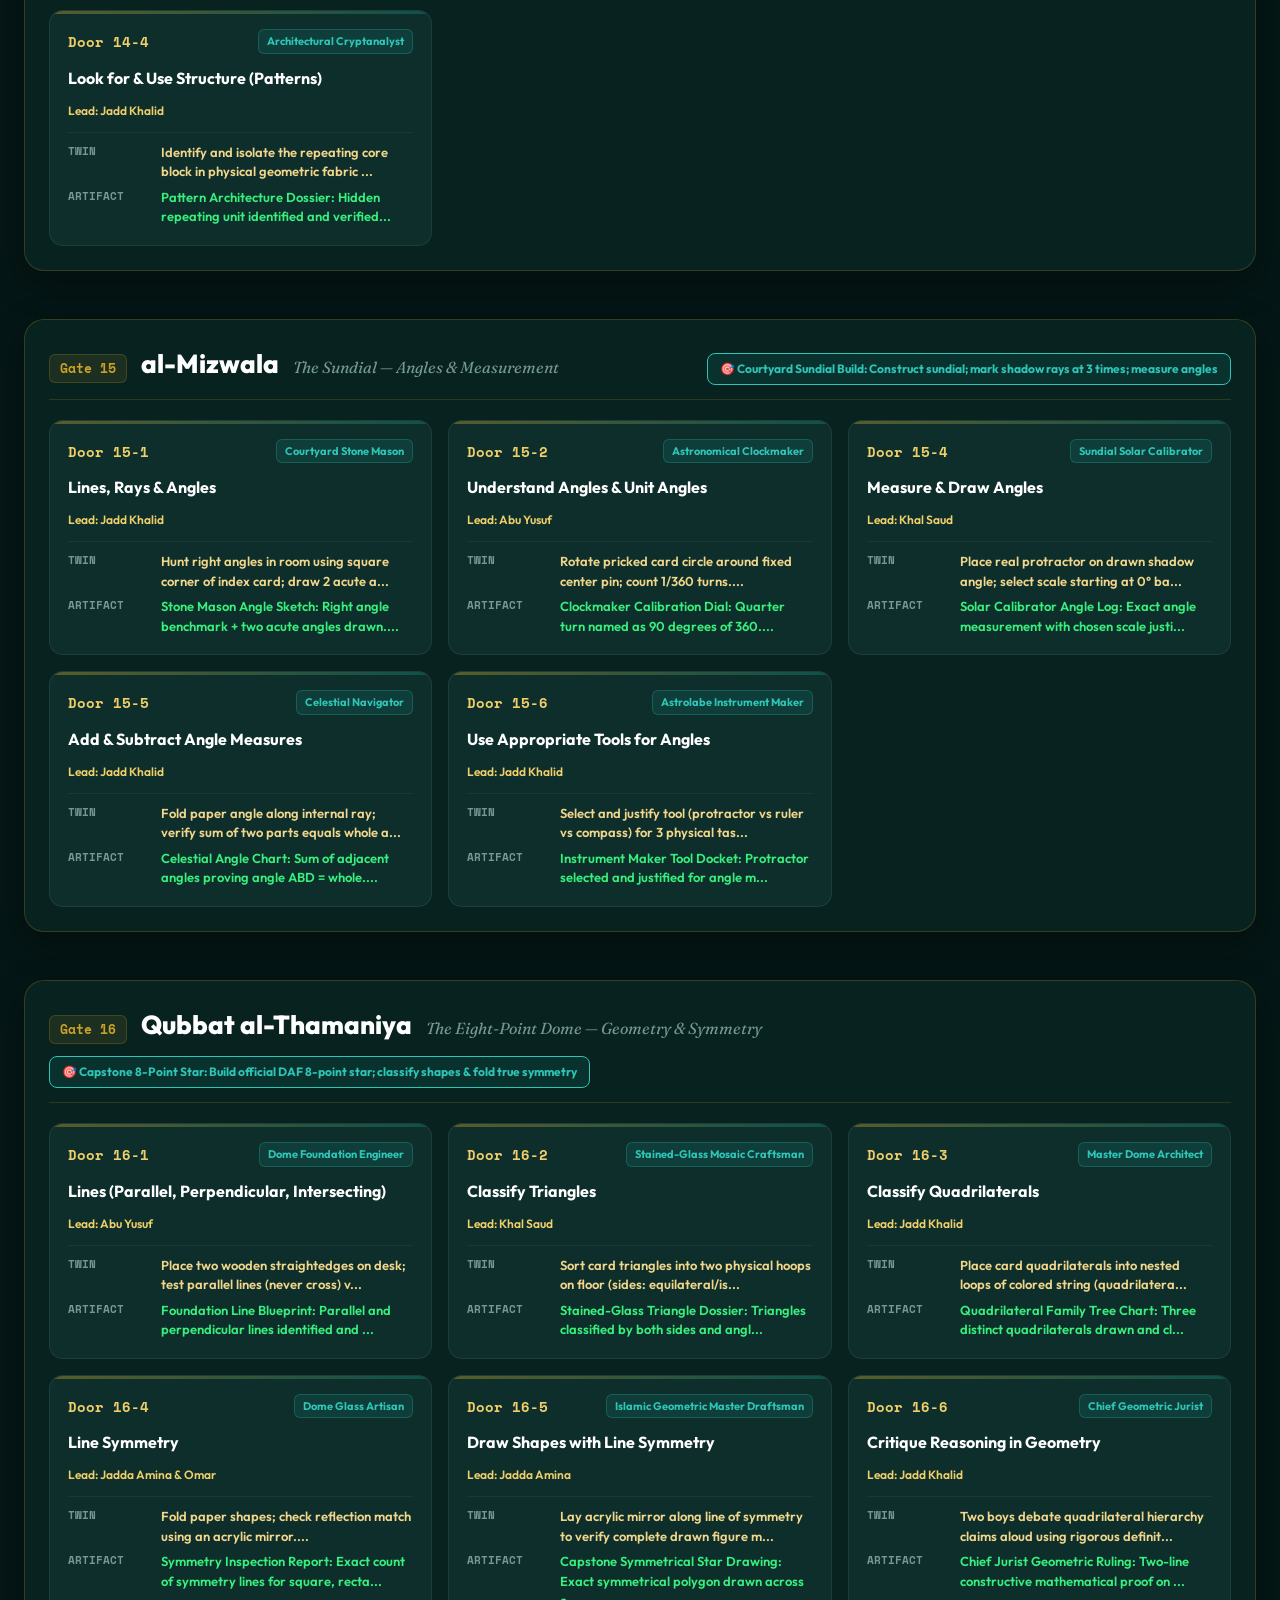
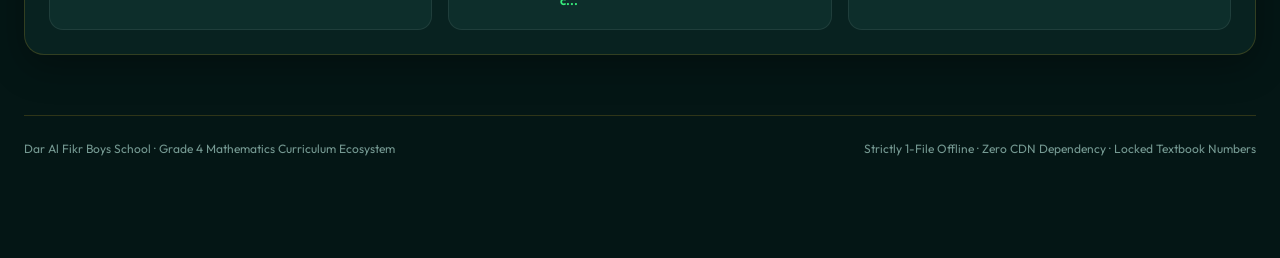
<file: slides/EXPERIENCES.html>
<!doctype html>
<html lang="en" dir="ltr">
<head>
<meta charset="utf-8">
<meta name="viewport" content="width=device-width,initial-scale=1">
<title>Dar Al Fikr · Wadi Activity & Experiences Atlas (All 91 Doors)</title>
<link rel="preconnect" href="https://fonts.googleapis.com">
<link rel="preconnect" href="https://fonts.gstatic.com" crossorigin>
<link href="https://fonts.googleapis.com/css2?family=Fraunces:ital,opsz,wght@0,9..144,400;0,9..144,600;0,9..144,700;0,9..144,900;1,9..144,400;1,9..144,700&family=Outfit:wght@300;400;500;600;700;800;900&family=Space+Mono:wght@400;700&display=swap" rel="stylesheet">
<style>
:root {
  --teal: #12857c;
  --teal-lit: #2ec4b6;
  --teal-glow: rgba(46,196,182,0.25);
  --gold: #c9a227;
  --gold-lit: #f0cf6a;
  --gold-glow: rgba(201,162,39,0.28);
  --night: #041615;
  --night-card: #082220;
  --night-card-2: #0d2e2b;
  --border: rgba(201,162,39,0.22);
  --border-lit: rgba(46,196,182,0.45);
  --text-main: #eaf4f2;
  --text-muted: #9ebdb7;
  --text-dust: #759992;
  --paper: #f4ead0;
  --ink: #1a160f;
  --pass: #38ef7d;
  --danger: #ff6b6b;
}

* { box-sizing: border-box; margin: 0; padding: 0; }
html, body {
  min-height: 100%;
  background: radial-gradient(1400px 900px at 50% -10%, #0c3330 0%, var(--night) 65%);
  color: var(--text-main);
  font-family: 'Outfit', -apple-system, BlinkMacSystemFont, "Segoe UI", Roboto, sans-serif;
  line-height: 1.5;
  -webkit-font-smoothing: antialiased;
}

.wrap { max-width: 1400px; margin: 0 auto; padding: 32px 24px 100px; }

/* Typography */
h1, h2, h3, .serif { font-family: 'Fraunces', Georgia, serif; }
.mono { font-family: 'Space Mono', ui-monospace, monospace; }

.header-top {
  display: flex;
  justify-content: space-between;
  align-items: center;
  flex-wrap: wrap;
  gap: 16px;
  border-bottom: 1px solid var(--border);
  padding-bottom: 20px;
  margin-bottom: 28px;
}
.brand-lockup { display: flex; flex-direction: column; gap: 4px; }
.brand-tag {
  font-family: 'Space Mono', monospace;
  font-size: 11px;
  letter-spacing: .22em;
  font-weight: 700;
  color: var(--gold);
  text-transform: uppercase;
}
.brand-title {
  font-size: clamp(28px, 4vw, 42px);
  color: #fff;
  font-weight: 900;
  line-height: 1.1;
}
.brand-title em { color: var(--gold-lit); font-style: italic; }

.stats-bar {
  display: flex;
  gap: 20px;
  background: var(--night-card);
  padding: 10px 20px;
  border-radius: 12px;
  border: 1px solid var(--border);
}
.stat-item { text-align: center; }
.stat-val { font-size: 20px; font-weight: 800; color: var(--gold-lit); font-family: 'Space Mono', monospace; }
.stat-lbl { font-size: 10.5px; text-transform: uppercase; letter-spacing: .1em; color: var(--text-dust); }

/* Invariant Banner */
.law-banner {
  background: linear-gradient(90deg, rgba(201,162,39,0.12), rgba(18,133,124,0.12));
  border-left: 4px solid var(--gold);
  border-radius: 0 12px 12px 0;
  padding: 16px 20px;
  margin-bottom: 30px;
  display: flex;
  flex-direction: column;
  gap: 6px;
}
.law-banner b { color: var(--gold-lit); font-size: 15px; }
.law-banner p { font-size: 14px; color: var(--text-muted); line-height: 1.4; }

/* Filter & Search Bar */
.controls-bar {
  position: sticky;
  top: 16px;
  z-index: 50;
  background: rgba(4,22,21,0.92);
  backdrop-filter: blur(12px);
  border: 1px solid var(--border-lit);
  border-radius: 16px;
  padding: 14px 18px;
  margin-bottom: 32px;
  box-shadow: 0 16px 40px rgba(0,0,0,0.5);
  display: flex;
  flex-wrap: wrap;
  gap: 12px;
  align-items: center;
  justify-content: space-between;
}
.search-box {
  position: relative;
  flex: 1 1 280px;
}
.search-box input {
  width: 100%;
  background: var(--night-card-2);
  border: 1px solid var(--border);
  border-radius: 10px;
  padding: 10px 14px 10px 38px;
  color: #fff;
  font-family: inherit;
  font-size: 14px;
}
.search-box input:focus { outline: none; border-color: var(--teal-lit); box-shadow: 0 0 0 2px var(--teal-glow); }
.search-box svg { position: absolute; left: 12px; top: 12px; fill: var(--text-dust); width: 16px; height: 16px; }

.filter-pills { display: flex; flex-wrap: wrap; gap: 6px; }
.pill-btn {
  background: var(--night-card);
  border: 1px solid var(--border);
  color: var(--text-muted);
  padding: 7px 12px;
  border-radius: 999px;
  font-size: 12px;
  font-weight: 700;
  cursor: pointer;
  transition: all .15s ease;
}
.pill-btn:hover { border-color: var(--gold); color: var(--gold-lit); }
.pill-btn.active { background: var(--gold); color: #1a160f; border-color: var(--gold-lit); font-weight: 800; box-shadow: 0 0 12px var(--gold-glow); }

.view-toggles { display: flex; gap: 6px; }
.view-btn {
  background: var(--night-card);
  border: 1px solid var(--border);
  color: var(--text-muted);
  padding: 7px 12px;
  border-radius: 8px;
  font-size: 12px;
  font-weight: 700;
  cursor: pointer;
}
.view-btn.active { background: var(--teal); color: #fff; border-color: var(--teal-lit); }

/* Cast Grid */
.cast-section { margin-bottom: 40px; }
.cast-title { font-size: 18px; color: var(--gold-lit); margin-bottom: 12px; text-transform: uppercase; letter-spacing: .1em; font-family: 'Space Mono', monospace; }
.cast-grid {
  display: grid;
  grid-template-columns: repeat(auto-fill, minmax(180px, 1fr));
  gap: 12px;
}
.cast-card {
  background: var(--night-card);
  border: 1px solid var(--border);
  border-radius: 12px;
  padding: 12px 14px;
  transition: transform .15s ease;
}
.cast-card:hover { transform: translateY(-2px); border-color: var(--teal-lit); }
.cast-name { font-weight: 800; color: var(--gold-lit); font-size: 14px; margin-bottom: 2px; }
.cast-role { font-size: 12px; color: var(--text-muted); }

/* Gates & Doors Grid */
.gate-block {
  margin-bottom: 48px;
  background: var(--night-card);
  border: 1px solid var(--border);
  border-radius: 20px;
  padding: 24px;
  box-shadow: 0 12px 36px rgba(0,0,0,0.3);
}
.gate-header {
  display: flex;
  justify-content: space-between;
  align-items: baseline;
  flex-wrap: wrap;
  gap: 12px;
  border-bottom: 1px solid rgba(201,162,39,0.18);
  padding-bottom: 14px;
  margin-bottom: 20px;
}
.gate-title-group { display: flex; align-items: baseline; gap: 14px; }
.gate-num {
  font-family: 'Space Mono', monospace;
  font-size: 13px;
  font-weight: 800;
  color: var(--gold);
  background: rgba(201,162,39,0.1);
  padding: 4px 10px;
  border-radius: 6px;
  border: 1px solid var(--border);
}
.gate-title-ar { font-size: 26px; font-weight: 800; color: #fff; }
.gate-title-en { font-size: 16px; color: var(--text-dust); font-style: italic; font-family: 'Fraunces', serif; }
.gate-commission {
  background: rgba(18,133,124,0.15);
  border: 1px solid var(--teal-lit);
  padding: 6px 12px;
  border-radius: 8px;
  font-size: 12px;
  color: var(--teal-lit);
  font-weight: 700;
}

/* Door Cards Grid */
.doors-grid {
  display: grid;
  grid-template-columns: repeat(auto-fill, minmax(360px, 1fr));
  gap: 16px;
}
.door-card {
  background: var(--night-card-2);
  border: 1px solid rgba(234,244,242,0.08);
  border-radius: 14px;
  padding: 18px;
  display: flex;
  flex-direction: column;
  gap: 12px;
  cursor: pointer;
  transition: all .2s ease;
  position: relative;
  overflow: hidden;
}
.door-card::before {
  content: '';
  position: absolute;
  top: 0; left: 0; right: 0; height: 3px;
  background: linear-gradient(90deg, var(--gold), var(--teal));
  opacity: 0.4;
  transition: opacity .2s ease;
}
.door-card:hover {
  transform: translateY(-3px);
  border-color: var(--teal-lit);
  box-shadow: 0 12px 28px rgba(0,0,0,0.4);
}
.door-card:hover::before { opacity: 1; }

.door-card-head {
  display: flex;
  justify-content: space-between;
  align-items: center;
}
.door-code {
  font-family: 'Space Mono', monospace;
  font-size: 14px;
  font-weight: 800;
  color: var(--gold-lit);
}
.door-job-badge {
  font-size: 11px;
  font-weight: 700;
  color: var(--teal-lit);
  background: rgba(46,196,182,0.1);
  padding: 3px 8px;
  border-radius: 6px;
  border: 1px solid rgba(46,196,182,0.25);
}

.door-title { font-size: 16px; font-weight: 700; color: #fff; }
.door-cast { font-size: 12px; color: var(--gold-lit); font-weight: 600; }

.door-specs {
  display: flex;
  flex-direction: column;
  gap: 6px;
  font-size: 13px;
  border-top: 1px solid rgba(234,244,242,0.06);
  padding-top: 10px;
}
.spec-row { display: grid; grid-template-columns: 85px 1fr; gap: 8px; }
.spec-k { color: var(--text-dust); font-size: 11px; text-transform: uppercase; font-family: 'Space Mono', monospace; font-weight: 700; }
.spec-v { color: var(--text-muted); }
.spec-v.artifact { color: var(--pass); font-weight: 600; }
.spec-v.twin { color: #f0d58a; font-weight: 600; }

/* Modal Drawer */
.modal-overlay {
  position: fixed;
  inset: 0;
  background: rgba(4,18,17,0.85);
  backdrop-filter: blur(8px);
  z-index: 100;
  display: none;
  align-items: center;
  justify-content: center;
  padding: 20px;
}
.modal-overlay.active { display: flex; }
.modal-content {
  background: var(--night-card);
  border: 1px solid var(--border-lit);
  border-radius: 20px;
  max-width: 820px;
  width: 100%;
  max-height: 90vh;
  overflow-y: auto;
  padding: 32px;
  box-shadow: 0 24px 70px rgba(0,0,0,0.8);
  display: flex;
  flex-direction: column;
  gap: 20px;
  position: relative;
}
.modal-close {
  position: absolute;
  top: 20px; right: 20px;
  background: rgba(255,255,255,0.08);
  border: none;
  color: #fff;
  width: 36px; height: 36px;
  border-radius: 50%;
  font-size: 18px;
  cursor: pointer;
  display: flex;
  align-items: center;
  justify-content: center;
}
.modal-close:hover { background: rgba(255,255,255,0.2); }

.modal-header { border-bottom: 1px solid var(--border); padding-bottom: 16px; }
.modal-door-code { font-family: 'Space Mono', monospace; color: var(--gold); font-size: 14px; font-weight: 800; }
.modal-title { font-size: 28px; color: #fff; font-weight: 800; margin: 4px 0; }
.modal-subtitle { color: var(--text-muted); font-size: 15px; }

.modal-section {
  background: var(--night-card-2);
  border: 1px solid var(--border);
  border-radius: 12px;
  padding: 16px 18px;
  display: flex;
  flex-direction: column;
  gap: 8px;
}
.modal-section-title {
  font-family: 'Space Mono', monospace;
  font-size: 11px;
  letter-spacing: .12em;
  text-transform: uppercase;
  color: var(--gold-lit);
  font-weight: 700;
  display: flex;
  align-items: center;
  gap: 8px;
}
.modal-section-content { font-size: 14.5px; color: var(--text-main); line-height: 1.5; }

.modal-grid-2 { display: grid; grid-template-columns: 1fr 1fr; gap: 14px; }
@media (max-width: 680px) { .modal-grid-2 { grid-template-columns: 1fr; } }

.badge-pill {
  display: inline-block;
  font-size: 11px;
  padding: 2px 8px;
  border-radius: 4px;
  font-weight: 800;
  text-transform: uppercase;
  font-family: 'Space Mono', monospace;
}
.badge-twin { background: rgba(201,162,39,0.2); color: var(--gold-lit); border: 1px solid var(--gold); }
.badge-engine { background: rgba(18,133,124,0.2); color: var(--teal-lit); border: 1px solid var(--teal-lit); }
.badge-artifact { background: rgba(56,239,125,0.15); color: var(--pass); border: 1px solid var(--pass); }
.badge-wind { background: rgba(255,107,107,0.15); color: var(--danger); border: 1px solid var(--danger); }

/* Table View */
.table-view-container { display: none; overflow-x: auto; margin-top: 20px; }
.table-view-container.active { display: block; }
.exp-table { width: 100%; border-collapse: collapse; font-size: 13.5px; }
.exp-table th {
  background: var(--night-card);
  color: var(--gold-lit);
  font-family: 'Space Mono', monospace;
  font-size: 11px;
  text-transform: uppercase;
  letter-spacing: .1em;
  padding: 12px 10px;
  text-align: left;
  border-bottom: 2px solid var(--gold);
}
.exp-table td {
  padding: 10px 10px;
  border-bottom: 1px solid rgba(234,244,242,0.06);
  vertical-align: top;
  color: var(--text-muted);
}
.exp-table tr:hover td { background: rgba(201,162,39,0.04); color: var(--text-main); }
.exp-table .td-code { font-family: 'Space Mono', monospace; font-weight: 700; color: var(--gold-lit); white-space: nowrap; }
.exp-table .td-who { color: #fff; font-weight: 700; }

.footer {
  margin-top: 60px;
  border-top: 1px solid var(--border);
  padding-top: 24px;
  display: flex;
  justify-content: space-between;
  align-items: center;
  flex-wrap: wrap;
  gap: 16px;
  color: var(--text-dust);
  font-size: 12px;
}
</style>
</head>
<body>

<div class="wrap">
  
  <!-- Header -->
  <header class="header-top">
    <div class="brand-lockup">
      <div class="brand-tag">Dar Al Fikr Boys School · Grade 4 · 2026–2027</div>
      <h1 class="brand-title">Wadi Activity & <em>Experiences</em> Atlas</h1>
      <p style="color:var(--text-muted); font-size:15px; margin-top:4px;">
        Every lesson is an authentic vocational job. Every Stage 2 runs a concrete hands-on twin. Every Stage 6 is a signed physical artifact.
      </p>
    </div>
    <div class="stats-bar">
      <div class="stat-item">
        <div class="stat-val">16</div>
        <div class="stat-lbl">Gates</div>
      </div>
      <div class="stat-item">
        <div class="stat-val">91</div>
        <div class="stat-lbl">Doors</div>
      </div>
      <div class="stat-item">
        <div class="stat-val">22</div>
        <div class="stat-lbl">2D Verbs</div>
      </div>
      <div class="stat-item">
        <div class="stat-val">100%</div>
        <div class="stat-lbl">Offline</div>
      </div>
    </div>
  </header>

  <!-- Invariants & Boarding Pass Law -->
  <div class="law-banner">
    <b>The Boarding-Pass Law & Standing Invariants:</b>
    <p>If two lessons could swap their artifact or hands-on twin and still make sense, one of them is not unique yet. Printed numbers are strictly locked to textbook figures. Currency is strictly SAR. School leads are <b>Abu, Jadd, Amm, Amma, Khal, Khala, Jadda</b> (No Umm). CRA sequence strictly enforced: concrete twin runs before the screen.</p>
  </div>

  <!-- Cast of Characters -->
  <section class="cast-section">
    <div class="cast-title">Valley Guild Leaders & Cast Members</div>
    <div class="cast-grid">
      <div class="cast-card">
        <div class="cast-name">Omar & Zayd</div>
        <div class="cast-role">The Two Boy Clerks · Sijill Keepers</div>
      </div>
      <div class="cast-card">
        <div class="cast-name">Jadd Khalid</div>
        <div class="cast-role">Grandfather · Hangs Misbah</div>
      </div>
      <div class="cast-card">
        <div class="cast-name">Amm Fahad</div>
        <div class="cast-role">Paternal Uncle · Al-Balad Vault Clerk</div>
      </div>
      <div class="cast-card">
        <div class="cast-name">Abu Yusuf</div>
        <div class="cast-role">Father · Palm Nursery Agronomist</div>
      </div>
      <div class="cast-card">
        <div class="cast-name">Khal Saud</div>
        <div class="cast-role">Maternal Uncle · Well Inspector</div>
      </div>
      <div class="cast-card">
        <div class="cast-name">Amma Hessa</div>
        <div class="cast-role">Paternal Aunt · Community Baker</div>
      </div>
      <div class="cast-card">
        <div class="cast-name">Khala Noura</div>
        <div class="cast-role">Maternal Aunt · Market Assayer</div>
      </div>
      <div class="cast-card">
        <div class="cast-name">Jadda Amina</div>
        <div class="cast-role">Grandmother · Master Weaver & Astrolabe</div>
      </div>
    </div>
  </section>

  <!-- Interactive Controls Bar -->
  <div class="controls-bar">
    <div class="search-box">
      <svg viewBox="0 0 24 24"><path d="M15.5 14h-.79l-.28-.27A6.471 6.471 0 0 0 16 9.5 6.5 6.5 0 1 0 9.5 16c1.61 0 3.09-.59 4.23-1.57l.27.28v.79l5 4.99L20.49 19l-4.99-5zm-6 0C7.01 14 5 11.99 5 9.5S7.01 5 9.5 5 14 7.01 14 9.5 11.99 14 9.5 14z"/></svg>
      <input type="text" id="searchInput" placeholder="Search door, vocational job, manipulative, artifact...">
    </div>
    
    <div class="filter-pills" id="gateFilters">
      <button class="pill-btn active" data-gate="all">All 16 Gates</button>
      <button class="pill-btn" data-gate="1">G1</button>
      <button class="pill-btn" data-gate="2">G2</button>
      <button class="pill-btn" data-gate="3">G3</button>
      <button class="pill-btn" data-gate="4">G4</button>
      <button class="pill-btn" data-gate="5">G5</button>
      <button class="pill-btn" data-gate="6">G6</button>
      <button class="pill-btn" data-gate="7">G7</button>
      <button class="pill-btn" data-gate="8">G8</button>
      <button class="pill-btn" data-gate="9">G9</button>
      <button class="pill-btn" data-gate="10">G10</button>
      <button class="pill-btn" data-gate="11">G11</button>
      <button class="pill-btn" data-gate="12">G12</button>
      <button class="pill-btn" data-gate="13">G13</button>
      <button class="pill-btn" data-gate="14">G14</button>
      <button class="pill-btn" data-gate="15">G15</button>
      <button class="pill-btn" data-gate="16">G16</button>
    </div>

    <div class="view-toggles">
      <button class="view-btn active" id="btnCardsView">Cards</button>
      <button class="view-btn" id="btnTableView">Table</button>
    </div>
  </div>

  <!-- Cards View Container -->
  <div id="cardsViewContainer"></div>

  <!-- Table View Container -->
  <div id="tableViewContainer" class="table-view-container">
    <table class="exp-table">
      <thead>
        <tr>
          <th>Door</th>
          <th>Gate & Topic</th>
          <th>Vocational Job & Cast</th>
          <th>Hands-on Concrete Twin (Stage 2)</th>
          <th>2D Digital Verb (Stage 3)</th>
          <th>The Wind Crisis (Stage 4)</th>
          <th>Signed Artifact (Stage 6)</th>
        </tr>
      </thead>
      <tbody id="tableBody"></tbody>
    </table>
  </div>

  <!-- Footer -->
  <footer class="footer">
    <div>Dar Al Fikr Boys School · Grade 4 Mathematics Curriculum Ecosystem</div>
    <div>Strictly 1-File Offline · Zero CDN Dependency · Locked Textbook Numbers</div>
  </footer>

</div>

<!-- Modal Drawer for Full Door Drilldown -->
<div class="modal-overlay" id="modalOverlay">
  <div class="modal-content">
    <button class="modal-close" id="modalClose">&times;</button>
    <div class="modal-header">
      <div class="modal-door-code" id="mDoorCode">DOOR 1-1</div>
      <h2 class="modal-title" id="mDoorTitle">Numbers Through One Million</h2>
      <div class="modal-subtitle" id="mDoorJob">Al-Balad Currency Exchange Clerk · Lead: Amm Fahad</div>
    </div>

    <div class="modal-section">
      <div class="modal-section-title">
        <span class="badge-pill badge-twin">Hands-On Concrete Twin</span> Stage 2 (3–6 min, runs before screen)
      </div>
      <div class="modal-section-content" id="mTwin"></div>
    </div>

    <div class="modal-grid-2">
      <div class="modal-section">
        <div class="modal-section-title">
          <span class="badge-pill badge-engine">2D Arcade Verb</span> Stage 3
        </div>
        <div class="modal-section-content" id="mEngine"></div>
      </div>
      <div class="modal-section">
        <div class="modal-section-title">
          <span class="badge-pill badge-wind">The Wind Catastrophe</span> Stage 4
        </div>
        <div class="modal-section-content" id="mWind"></div>
      </div>
    </div>

    <div class="modal-section">
      <div class="modal-section-title">
        <span class="badge-pill badge-artifact">Signed Vocational Artifact</span> Stage 6 (The Stone)
      </div>
      <div class="modal-section-content" id="mArtifact"></div>
    </div>

    <div class="modal-section">
      <div class="modal-section-title">Tellable Classroom Hook (20–40 sec)</div>
      <div class="modal-section-content" style="font-style:italic; color:var(--gold-lit);" id="mHook"></div>
    </div>
  </div>
</div>

<script>
/* Comprehensive Database of all 91 Doors across 16 Gates */
const ATLAS_DATA = [
  {
    gate: 1,
    ar: "Sahat al-Misbah",
    en: "Lantern Court — Place Value",
    commission: "School Census: Count classroom assets to 6 digits in 3 forms",
    doors: [
      { code: "1-1", title: "Numbers Through One Million", job: "Al-Balad Vault Currency Clerk", cast: "Amm Fahad & Jadd Khalid",
        twin: "Human Place Value: 6 boys hold digit lanyards (3,5,6,0,3,9); 1 steps out and the empty chair must hold a solid zero-block.",
        engine: "diagram / tills: Restore the eaten seat; pack ten SAR 100 notes into a brick.",
        wind: "Luqman submits handwritten note '1,24' for 1,204. Alarm flashes.",
        artifact: "Certified Treasury Deposit Slip: 356,039 written three ways + amānah stamp.",
        hook: "Misbah is lit. The wind blew sand into the vault archives. A ledger entry for 356,039 had its zero eaten. Tonight we write it back." },
      { code: "1-2", title: "Place Value Relationships", job: "Palm Nursery Warehouse Registrar", cast: "Abu Yusuf",
        twin: "Slide a unit cube 1 seat left on a 10-grid paper dock; physically replace with 10 unit rods.",
        engine: "airplane / chairs: Steer aircraft through ×10 staircase ladders (40 -> 400).",
        wind: "Majid claims every 5 in 5,555 has the same value. Crate loader rejects.",
        artifact: "Crate Inventory Label: 5 -> 50 -> 500 -> 5,000 with place-value multipliers.",
        hook: "A single crate slides one seat to the left on the warehouse shelves. The entire court grows ten times. Listen to the leaves." },
      { code: "1-3", title: "Compare Whole Numbers", job: "Regional Well Inspector", cast: "Khal Saud",
        twin: "Two paper number strips face-to-face; walk fingers L->R until digits diverge.",
        engine: "timeline / scan: Gold scanner drives L->R across digits and stops at first difference.",
        wind: "Al-Baha (5,287) and Abha (5,729) well meters both claim 'greater'.",
        artifact: "Water Log Comparison Stamp: 6,356 < 6,378 with tens place verified.",
        hook: "Two wells, one aquifer. Both stations shout that they pumped more. The gold scanner does not lie." },
      { code: "1-4", title: "Round Whole Numbers", job: "Desert Boundary Night Ranger", cast: "Jadd Khalid",
        twin: "Stretch a 10-meter string across the room with a peg at the 5,000 halfway flag.",
        engine: "balloon / trail: Pop numbers that round to target halfway flag; paint safe rounding band.",
        wind: "Ranger writes 120,000 as rounded count; dispatch needs the true halfway boundary.",
        artifact: "Night Ranger Situation Report: 181,376 -> 181,000 with 115k-125k tolerance band.",
        hook: "The exact count arrives after sunset. Ghubar whispers pretty round numbers. We mark the exact halfway peg." }
    ]
  },
  {
    gate: 2,
    ar: "Diwan al-Hisab",
    en: "The Counting House — Addition & Subtraction",
    commission: "Recycling Weigh-in: Dual-pan balance sum & inverse verification",
    doors: [
      { code: "2-1", title: "Mental Math Sums & Differences", job: "Diwan Head Account Clerk", cast: "Amm Fahad",
        twin: "Move 3 washers from left pan to right pan of a dual-beam balance; balance stays level.",
        engine: "matching / desk: Balance bench; compensate addends (+3, -3) to keep total level.",
        wind: "Luqman adds 1,034 + 1,289 + 1,566 without paper; sum only balances if mental regrouping is proven.",
        artifact: "Diwan Strategy Card: 'I broke ___ because ___' mental compensation proof.",
        hook: "The beam balance will not click until both pans are honest. The clerks add in their heads so the Dust cannot nibble the paper." },
      { code: "2-2", title: "Estimate Sums & Differences", job: "Well-Road Customs Gatekeeper", cast: "Abu Yusuf",
        twin: "Estimate collection mass by hand, then weigh on balance to determine if loads fit under 15,000 limit.",
        engine: "sorting / gate: Park cargo trucks on rounded pads; grant Go or Hold clearance.",
        wind: "Jubail trucks (6,127 + 4,652 + 3,393) arrive at the aqueduct gate. An overestimate might block traffic.",
        artifact: "Customs Gate Pass: Rounded addends + certified Go/No-Go clearance stamp.",
        hook: "A heavy truck waits at the gate. If the load exceeds 15,000 kg, the well-road aqueduct will crack." },
      { code: "2-3", title: "Add Whole Numbers", job: "Recycling Depot Master", cast: "Khal Saud",
        twin: "Snap paper strips into place-value dock mat; carry cap physically walks left.",
        engine: "diagram / stack: Pin carry caps into column dock; bundle 10 ones into 1 ten.",
        wind: "A clerk lines up 357 + 243 + 468 with ones under tens. The total explodes.",
        artifact: "Recycling Stack Ticket: Places lined, partial sums calculated and signed.",
        hook: "Three months of recycled bottles sit in the courtyard. If one column slips, the weighbridge breaks." },
      { code: "2-4", title: "Add Greater Numbers", job: "Multi-District Logistics Inspector", cast: "Abu Yusuf",
        twin: "Three-row dock mat with 3 addends and bottle-cap carry chain (carry can reach 2).",
        engine: "openthebox / weighbill: Multi-addend carry chests; verify column alignment.",
        wind: "Three grade-level bottle collections (4,219 + 3,742 + 4,436) show an unaligned ten-thousands place.",
        artifact: "Official Waybill: Standard algorithm with carry tokens explicit and places named.",
        hook: "Thousands of containers arrive from three districts. The beam groans under the multi-district tally." },
      { code: "2-5", title: "Subtract Whole Numbers", job: "Night Watch Motel Steward", cast: "Kareem & Khal Saud",
        twin: "224-square grid paper; physically darken 176 squares with marker to find vacant dark windows.",
        engine: "diagram / watch: Decompose a lit 100-block to subtract; total value unchanged.",
        wind: "224 rooms, 176 occupied. A desk clerk subtracts 4 - 6 without regrouping, claiming 288 empty rooms.",
        artifact: "Night Watch Log: Room subtraction model with dark windows certified.",
        hook: "224 rooms in the oasis hostel. 176 lanterns are lit. How many dark windows remain? You cannot take 6 from 4 without breaking a ten." },
      { code: "2-6", title: "Subtract Greater Numbers", job: "Kingdom Boundary Surveyor", cast: "Jadd Khalid",
        twin: "Two measuring tapes on floor; read difference, then add back difference to smaller to prove whole.",
        engine: "airplane / lands: Fly through inverse addition check equations (D + S = M).",
        wind: "Najran (109,781) vs Al-Madinah (103,642). A surveyor borrows from the empty thousands without crossing.",
        artifact: "Boundary Survey Difference Chart: Regrouping verified by inverse addition.",
        hook: "Two vast regions of the Kingdom. Which holds greater land, and by how many square kilometers? Prove it by adding back." },
      { code: "2-7", title: "Subtract Across Zeros", job: "Caravan Route Milestone Surveyor", cast: "Omar & Zayd",
        twin: "Chain of ten-frames; open leftmost non-zero frame to ripple tokens across middle zeros.",
        engine: "timeline / wells: Zero ripple; sequence regroupings from left-most non-zero well.",
        wind: "Caravan mileage from Makkah: subtracting 1,486 from 5,000. A clerk claims 0 - 6 = 6.",
        artifact: "Caravan Road Log: Every regrouping across zeros inked without panic.",
        hook: "Zeros in a row, like dry wells along the pilgrimage route. Ghubar lives in the zeros you are afraid to break." }
    ]
  },
  {
    gate: 3,
    ar: "Nakhil Yusuf",
    en: "The Palm Nursery — 1-Digit Multiplication",
    commission: "Date Nursery Grid: Measure nursery bed rows x date pots and verify area",
    doors: [
      { code: "3-1", title: "Multiply Multiples of 10, 100, 1,000", job: "Nursery Seedling Master", cast: "Abu Yusuf",
        twin: "Deal cups in groups of tens on the floor (3x4, then 3x40, then 3x400).",
        engine: "bubbleshooter / pots: Blast fact extension bubbles (4 x 600 = 2,400).",
        wind: "A worker writes 3 x 4,000 = 120,000, losing the zero-seat pattern.",
        artifact: "Seedling Zero-Pattern Strip: 3x4 -> 3x40 -> 3x400 -> 3x4,000 with seats named.",
        hook: "Young palms in clay pots. Same 3 seedlings, but the chairs keep shifting. Listen to the leaves count." },
      { code: "3-2", title: "Estimate Products", job: "Oasis Wage Assayer", cast: "Khal Saud & Amm Fahad",
        twin: "Estimate tutoring wages (SAR 48 x 6) using compatible numbers before computing exact.",
        engine: "airplane / pay: Steer through rounded product clouds; stamp ABOUT / OVER / UNDER.",
        wind: "An estimate of SAR 300 is sold to a worker as the exact payout.",
        artifact: "Wage Envelope: Compatible estimate (50 x 6 = 300) vs exact total.",
        hook: "Tutoring wages must be honest. Estimate first so no one is cheated, but never sell 'about' as exact." },
      { code: "3-3", title: "Arrays & Partial Products", job: "Music-Shade Pavilion Architect", cast: "Omar",
        twin: "Cut a 6 x 18 grid with scissors into 6 x 10 and 6 x 8 sub-arrays.",
        engine: "memory / shade: Match 6x18 chair arrays to partial products (60 + 48).",
        wind: "An apprentice claims 6 x 18 = 60 + 8, forgetting to multiply the ones by 6.",
        artifact: "Pavilion Seating Layout: 6 x 18 array partitioned into tens and ones.",
        hook: "Chairs in the music-shade: 6 rows of 18. Split the shade where the places break." },
      { code: "3-4", title: "Area Models & Partial Products", job: "Nursery Wall Mason", cast: "Abu Yusuf",
        twin: "Fold paper rectangle; label only measured dimensions and sum internal partial areas.",
        engine: "diagram / wall: Pin partial areas into rectangle grid; label only given sides.",
        wind: "A mason invents a missing side length to make the multiplication 'easier'.",
        artifact: "Masonry Area Blueprint: Unshaded nursery wall area model with no invented sides.",
        hook: "An unshaded rectangle in the nursery wall. Only the given numbers may speak." },
      { code: "3-6", title: "Mental Math for Multiplication", job: "Date Harvest Field Trader", cast: "Khal Saud",
        twin: "Cover an extra strip of a paper array with cardboard to model compensation (4 x 98 = 400 - 8).",
        engine: "scramble / trade: Reorder mental compensation steps (4 x 98 = 400 - 8).",
        wind: "A trader applies compensation backwards, adding 8 instead of subtracting.",
        artifact: "Field Trade Leaf-Card: Named distributive/compensation property with proof.",
        hook: "Mental math under the palms. No paper for Ghubar to eat. Trade a hard pile for a friendly one." },
      { code: "3-8", title: "Model with Math Problem Solving", job: "Historical Archive Photo Curator", cast: "Khalid & Omar",
        twin: "Cut two paper strips, one twice the length of the other, to model comparison.",
        engine: "reading / bar: Split-pane story reader; build 2-bar comparison model.",
        wind: "Curator models 'twice as many' as +2 instead of x2.",
        artifact: "Curator Bar Diagram: Signed comparison model for photo collection totals.",
        hook: "Two boys, two archives of historical photos. One has twice as many as the other. Find the hidden ask." }
    ]
  },
  {
    gate: 4,
    ar: "Mashghala al-Qawafil",
    en: "The Caravan Workshop — 2-Digit Multiplication",
    commission: "Pack the Caravan: Pack cargo box grid, calculate mass and price in SAR",
    doors: [
      { code: "4-1", title: "Multiply Multiples of 10", job: "School Supply Depot Master", cast: "Principal & Amm",
        twin: "Place tens rods horizontally and vertically on desk to model 20 x 20.",
        engine: "speedtap / ladder: Tap products of tens (3 tens x 8 tens = 24 hundreds).",
        wind: "An order for 20 rooms x 30 chairs loses a zero, delivering 60 chairs instead of 600.",
        artifact: "School Supply Order Form: Multiples of 10 with place-value shifts verified.",
        hook: "Supplies for 20 classrooms. Desks, chairs, pencils. Everything comes in tens of tens. Watch the lost zeros." },
      { code: "4-2", title: "Models for 2-Digit by Multiples of 10", job: "Athletic Kit Quartermaster", cast: "Abu Yusuf",
        twin: "Fold a 10 x 10 grid once to separate tens from ones (10 x 25).",
        engine: "diagram / cut: Hotspot pin partial areas (10 x 25 = 200 + 50).",
        wind: "A team jersey order of 10 teams x 25 players omits the 10 x 5 partial area.",
        artifact: "Athletic Team Manifest: 10 x 25 area model partitioned into tens.",
        hook: "10 football teams, 25 players each. Area of tens: make the rectangle speak." },
      { code: "4-3", title: "Estimate 2-Digit Products", job: "Caravan Freight Estimator", cast: "Khal Saud",
        twin: "Deal number cards; hunt factors whose product sits closest to 1,600.",
        engine: "sorting / hunt: Sort factor estimates by proximity to target benchmark.",
        wind: "An estimator sells a wild overestimate as exact cargo weight.",
        artifact: "Caravan Freight Estimate Card: Rounded factors vs true product bound.",
        hook: "Which two factors sit closest to 1,600 without lying? Round before you pack." },
      { code: "4-4", title: "Arrays & 2-Digit Partial Products", job: "Warehouse Array Stacker", cast: "Omar & Zayd",
        twin: "Grid paper: build a 14 x 23 rectangular array, draw vertical and horizontal split lines.",
        engine: "memory / shade: Match 4 array sectors to their 4 partial product equations.",
        wind: "A stacker calculates 14 x 23 as (10 x 20) + (4 x 3), omitting the cross terms.",
        artifact: "Warehouse Grid Stacking Manifest: 4 sub-arrays labelled and summed.",
        hook: "A giant date warehouse. 14 rows of 23 crates. Split both sides or the cross-terms will vanish." },
      { code: "4-5", title: "Area Models & 2-Digit Partial Products", job: "Playground Surface Engineer", cast: "Abu Yusuf",
        twin: "Fold a sheet twice into 4 colored quadrats; compute each partial area.",
        engine: "scratch / four: Scratch 4 sectors to reveal 4 partial products.",
        wind: "A turf installer counts the tens-by-ones sector twice in the school playground.",
        artifact: "Playground Surface Waybill: 4-quadrat area model signed and verified.",
        hook: "Four sections of the new sports field. The distributive property is the only honest split." }
    ]
  },
  {
    gate: 5,
    ar: "Qismat al-Ma'",
    en: "Water-Sharing — Division & Remainders",
    commission: "Solar Desalination Still: Build tabletop condenser, divide yield, interpret remainder",
    doors: [
      { code: "5-1", title: "Mental Math Quotients", job: "Youth Club Card Distributor", cast: "Yusuf & Omar",
        twin: "Deal base-ten rods into 9 physical paper cups (270 / 9 = 3 tens).",
        engine: "bubbleshooter / split: Blast split quotients (270 / 9 = 30).",
        wind: "A distributor divides 270 by 9 and records 3 instead of 30.",
        artifact: "Card Club Distribution Docket: 9 equal box labels verified.",
        hook: "270 tournament cards, 9 team boxes, equal share. Mental divide that does not skip a place." },
      { code: "5-2", title: "Estimate Quotients", job: "Arcade Prize Assayer", cast: "Khal Saud",
        twin: "Peg dividend on a clothesline tape between compatible multiples of 3.",
        engine: "airplane / dial: Steer plane into compatible dividend clouds (248 / 3 -> 240 / 3).",
        wind: "A clerk divides 248 / 3 by rounding to 300 / 3, producing an unfair estimate.",
        artifact: "Arcade Ticket Estimate Slip: Compatible numbers (240 / 3 = 80) certified.",
        hook: "248 arcade tickets shared among 3 friends. Find a friendly dividend before the tickets tear." },
      { code: "5-3", title: "Estimate Greater Dividends", job: "Oasis Carnival Logistician", cast: "Jassim & Abu",
        twin: "High/Low bracket routine: test 3 compatible guesses with counters for 3,000 / 8.",
        engine: "sorting / well: Sort 4-digit dividends into high vs low compatible bounds.",
        wind: "Carnival dispatcher misjudges 3,000 / 8 as 30 groups instead of 300+.",
        artifact: "Carnival Logistics Slip: 4-digit compatible bounds (2,400 to 3,200) verified.",
        hook: "3,000 carnival ride tickets packaged in groups of 8. Compatible bounds keep the queue moving." },
      { code: "5-4", title: "Interpret Remainders", job: "Expedition Watermaster", cast: "Abu Yusuf",
        twin: "Deal 47 counters into 6 cups; handle the 5 leftover counters using 4 rule cards.",
        engine: "sorting / lastcup: Sort remainders into 4 action bins (Round Up, Drop, Remainder Only, Fraction).",
        wind: "A dispatcher sends 50 travelers in 8-passenger vans, leaving 2 travelers stranded in the desert.",
        artifact: "Watermaster Ration Docket: Quotient + certified written meaning of leftover.",
        hook: "Sunset at the oasis. Equal sharing is a trust. The remainder is the last cup — who drinks?" },
      { code: "5-5", title: "Partial Quotients Division", job: "Aqueduct Reservoir Steward", cast: "Abu Yusuf",
        twin: "Subtract chunk tokens (x10, x5, x2) along a floor measuring tape.",
        engine: "mazechase / ladle: Chomp partial quotient multiples along corridor; refuse too-big jumps.",
        wind: "A steward takes a partial jump larger than the remaining dividend.",
        artifact: "Reservoir Subtraction Log: Honest partial quotient ladder listed and summed.",
        hook: "Partial quotients: take what you can, honestly, again. No jump too big." },
      { code: "5-6", title: "Partial Quotients for Greater Dividends", job: "Master Irrigation Engineer", cast: "Jadd Khalid",
        twin: "Tape line of 277 units on floor; deduct 9-unit spans until remainder is smaller than divisor.",
        engine: "diagram / room: Reverse area model; pin partial quotients until dividend is exhausted.",
        wind: "An engineer ignores the final remainder of 7 liters during bulk canal discharge.",
        artifact: "Canal Discharge Waybill: Complete greater-dividend partial quotient ledger.",
        hook: "Greater dividends, same honesty, longer road. Every liter must be accounted for." }
    ]
  },
  {
    gate: 6,
    ar: "Souq al-Su'al",
    en: "Market of the Hidden Question — Multi-Step Problems",
    commission: "Market Day Budget: Plan class purchase in SAR; write hidden question first",
    doors: [
      { code: "6-1", title: "Solve Comparison Problems", job: "Souq Spice Merchant", cast: "Amm Fahad",
        twin: "Stretch physical ribbon against an 18-inch edge (4 times vs 4 more).",
        engine: "bar / ribbon: Stretch 4 copies of base bar; toggle x / + to match problem.",
        wind: "A buyer confuses '4 times as much' with '4 more riyals'.",
        artifact: "Spice Trade Receipt: Comparison bar diagram with 'times / more' labelled.",
        hook: "Spice stalls of Al-Balad. 'How many times' vs 'how many more'. The words are not interchangeable." },
      { code: "6-2", title: "Continue Comparison Problems", job: "Rope & Rigging Merchant", cast: "Omar & Zayd",
        twin: "Fold a 288-unit paper strip into 6 equal segments to divide and compare.",
        engine: "treerings / unwind: Coil 288-inch rope into 6 segments; divide 288 / 6 = 48.",
        wind: "A rope clerk draws a second bar with no scale label, miscalculating rig length.",
        artifact: "Rigging Delivery Receipt: Two-bar comparison model fully scaled and named.",
        hook: "Two ropes, one rigging mast. One is six times longer. Uncoil the rope and name both bars." },
      { code: "6-3", title: "Model Multi-Step Problems", job: "Souq Purchasing Inspector", cast: "Khal Saud",
        twin: "Two-card stall: visible question card + curtained intermediate question card.",
        engine: "reading / hidden: Split-pane reader; identify Step 1 hidden question under curtain.",
        wind: "An inspector multiplies final prices before solving the intermediate quantity.",
        artifact: "Souq Trip Strip Diagram: Step 1 hidden question revealed and solved first.",
        hook: "Every stall has a second question hiding behind the first. Do not pay until you find the hidden ask." },
      { code: "6-5", title: "Solve Multi-Step Problems", job: "Qahwa Trading House Accountant", cast: "Amm Fahad",
        twin: "Coins and price tags on tray; calculate change and surplus across multi-step purchases.",
        engine: "openthebox / purse: 4 Two-step ledger chests; verify if budget is sufficient.",
        wind: "An accountant stops after Step 1, claiming the purchase is complete without calculating change.",
        artifact: "Qahwa Ledger Sheet: Complete multi-step solution path with units and change.",
        hook: "Crowded coffee house ledger. Step 1 is only the halfway mark. Sabr means finishing the whole road." },
      { code: "6-6", title: "Make Sense & Persevere", job: "Master Souq Arbitrator", cast: "Jadd Khalid",
        twin: "Two boys solve the same market problem using two completely different valid algorithms.",
        engine: "scramble / second: Reconstruct two distinct solution paths for the same total.",
        wind: "A merchant gives up when the first method hits a snag, declaring the debt unpayable.",
        artifact: "Arbitration Certificate: Two independent solution methods signed and compared.",
        hook: "If stuck, a second way. A true mathematician does not throw down his pen; he takes another road." }
    ]
  },
  {
    gate: 7,
    ar: "Bayt al-Tamr",
    en: "The House of Dates — Factors & Primes",
    commission: "Pack the Date Crate: Arrange 24 wooden tiles in all rectangular arrays; find min perimeter",
    doors: [
      { code: "7-1", title: "Understand Factors", job: "Date Packhouse Crate Builder", cast: "Jadd Khalid",
        twin: "Arrange 24 wooden tiles into all possible rectangular arrays (1x24, 2x12, 3x8, 4x6).",
        engine: "bubbleshooter / crate: Blast factor pairs of 24 to stamp the crate lid.",
        wind: "A packer forgets the 1 x 24 factor pair, leaving an uninspected shipment.",
        artifact: "Date Crate Factor Manifest: Complete list of factor pairs for 24.",
        hook: "Wooden boxes and fresh dates. What is a factor? A row that fits with zero crumbs leftover." },
      { code: "7-2", title: "Factors & Factor Rainbows", job: "Master Date Inspector", cast: "Abu Yusuf",
        twin: "Pin colored string arcs between paired factor pegs on a wooden number board.",
        engine: "matching / rainbow: Connect ascending factor pairs (1-24, 2-12, 3-8, 4-6).",
        wind: "An inspector misses a middle factor pair; Ghubar eats the unlinked factor.",
        artifact: "Official Crate Stamp: Complete arched factor rainbow inked on wood.",
        hook: "Find them all. Miss one pair, and the Dust nibbles the shipment. Draw the rainbow arc." },
      { code: "7-3", title: "Repeated Reasoning in Factor Searches", job: "Warehouse Inventory Logician", cast: "Khal Saud",
        twin: "Two boys count factor tests up from 1 until their numbers cross at the square root.",
        engine: "cloze / packing: State the square root crossing rule: stop when factors meet.",
        wind: "A worker tests factors up to 100 for a small number, claiming the search never ends.",
        artifact: "Factor Verification Rule Card: Square root stop-rule formulated in student's words.",
        hook: "The pattern of packing. When the factors meet in the middle, the search is finished. State the rule." },
      { code: "7-4", title: "Prime & Composite Numbers", job: "Rare Seed Agronomist", cast: "Abu Yusuf",
        twin: "Build rectangles with 2, 3, 4, 7, 8 tiles; observe primes form only 1 single line.",
        engine: "mazechase / venn: Chomp only prime numbers; Venn sort Prime vs Composite.",
        wind: "An apprentice classifies the number 1 as prime, breaking the classification tree.",
        artifact: "Seed Classification Dossier: Prime vs Composite definitions with 1 excluded.",
        hook: "Some seed boxes will not share. They only pack in one single long row. That is not a failure; that is a prime." },
      { code: "7-5", title: "Multiples", job: "Conveyor Belt Dispatcher", cast: "Omar & Zayd",
        twin: "Skip-count along a numbered floor tape by 7s to mark bulk pallet stops.",
        engine: "balloon / endless: Pop the first 5 multiples of 7 (14, 21, 28, 35, 42).",
        wind: "A dispatcher confuses factors with multiples, claiming 3 is a multiple of 12.",
        artifact: "Pallet Dispatch Strip: First five multiples verified and distinguished from factors.",
        hook: "The row that never ends. Multiples march forward into the horizon. Stop honestly at the fifth." }
    ]
  },
  {
    gate: 8,
    ar: "Sahn al-Zill",
    en: "Courtyard of Shade — Equivalent Fractions",
    commission: "Courtyard Shade Map: Mark shadow lines at 3 times of day; calculate shaded fraction",
    doors: [
      { code: "8-1", title: "Equivalent Fractions Area Models", job: "Courtyard Mosaic Mason", cast: "Jadd Khalid",
        twin: "Fold paper square into halves, then quarters; observe shaded region area remains constant.",
        engine: "diagram / shade: Cut floor finer (1/2 = 2/4 = 4/8); total shaded area unchanged.",
        wind: "A mason cuts tiles into smaller pieces and claims the courtyard grew larger.",
        artifact: "Courtyard Tile Blueprint: Two area models proving 1/2 = 2/4 with identical shaded area.",
        hook: "Same floor, two names. A tile that is 1/2 is also 2/4 is also 4/8. The shade knows better." },
      { code: "8-2", title: "Equivalent Fractions Number Lines", job: "Courtyard Shadow Surveyor", cast: "Omar & Zayd",
        twin: "Overlay two paper rulers (halves and fourths) on desk; align tick marks.",
        engine: "timeline / samepoint: Stack number lines; align tick marks at identical point.",
        wind: "Surveyor places 2/4 at a different physical point than 1/2 on the court ruler.",
        artifact: "Shadow Survey Line: Dual-scaled fraction line with shared points marked.",
        hook: "Two fraction rulers on the courtyard stone. Different marks, identical location under the sun." },
      { code: "8-3", title: "Generate Equivalence by Multiplication", job: "Tile Expansion Assayer", cast: "Abu Yusuf",
        twin: "Lay transparent fraction grid overlays across paper strips (scale by 2/2, 3/3).",
        engine: "speedtap / grower: Tap identity multipliers (x 2/2, x 3/3, x 4/4) to grow fraction name.",
        wind: "Assayer multiplies only the numerator, distorting the fraction ratio.",
        artifact: "Equivalence Scaling Card: Multiplication by n/n with area model proof.",
        hook: "Grow the name, not the amount. Multiplying top and bottom by the same number changes nothing of the truth." },
      { code: "8-4", title: "Generate Equivalence by Division", job: "Courtyard Restoration Mason", cast: "Amm Fahad",
        twin: "Group individual small fraction tiles into larger composite blocks.",
        engine: "sorting / shrinker: Sort fractions into Simplest Form vs Reducible bins.",
        wind: "A worker divides the numerator by 2 and denominator by 3.",
        artifact: "Simplification Assay Card: Division by n/n resulting in simplest form.",
        hook: "Shrink the name, not the amount. Dividing top and bottom by a common factor reveals the simplest name." },
      { code: "8-5", title: "Benchmark Fractions (0, 1/2, 1)", job: "Oasis Courtyard Lighting Keeper", cast: "Jadd Khalid",
        twin: "Clothesline with 0, 1/2, 1 benchmark lantern pegs; hang test fraction cards.",
        engine: "venn / lamps: Sort fractions into < 1/2, = 1/2, and > 1/2 benchmark zones.",
        wind: "Keeper hangs 3/8 in the '> 1/2' zone, causing premature lamp lighting.",
        artifact: "Courtyard Lighting Benchmark Map: Fractions sorted against 0, 1/2, 1 benchmarks.",
        hook: "Three lamps in the courtyard: 0, 1/2, and 1 whole. Which side of the middle lamp does your fraction sit?" },
      { code: "8-6", title: "Compare Fractions", job: "Courtyard Shade Arbitrator", cast: "Khal Saud",
        twin: "Compare two fraction paper strips of equal whole length by physical alignment.",
        engine: "airplane / twofloors: Fly through greater fraction cloud (5/8 > 3/8 or 2/3 > 2/5).",
        wind: "A student cross-multiplies like magic without understanding common denominators.",
        artifact: "Fraction Comparison Ruling: Mathematical justification (common denominator or benchmark).",
        hook: "Two shadows across the marble floor. Which covers greater ground? Evidence, not magic tricks." },
      { code: "8-7", title: "Construct Arguments with Fractions", job: "Master Court Advocate", cast: "Omar & Jadd",
        twin: "Compare water fill in two identical bottles; formulate formal verbal claim and evidence.",
        engine: "scramble / claim: Reconstruct formal claim + evidence fraction comparison proof.",
        wind: "An advocate shouts loudly without presenting common whole references.",
        artifact: "Formal Mathematical Argument: Two-sentence justification with diagrammatic proof.",
        hook: "Convince, do not shout. In the court of truth, volume means nothing; mathematical evidence is everything." }
    ]
  },
  {
    gate: 9,
    ar: "Suffat al-Iftar",
    en: "The Sharing Ledge — Fraction Addition & Subtraction",
    commission: "The Iftar Tray Share: Divide tray model into 8ths and 6ths; combine & check",
    doors: [
      { code: "9-1", title: "Model Addition of Fractions", job: "Community Kitchen Master Baker", cast: "Amma Hessa",
        twin: "Physically re-cut paper loaves so all slices share equal denominator sizing.",
        engine: "diagram / tray: Pin like fractional parts on tray; unlike cannot join without common cut.",
        wind: "A baker adds 1/4 loaf + 2/4 loaf and claims the answer is 3/8 loaf.",
        artifact: "Master Baker Tray Model: Joined like fraction addition with common denominator intact.",
        hook: "A long stone ledge and evening trays. Adding parts of the same whole. Do not add the tray names." },
      { code: "9-2", title: "Decompose Fractions", job: "Pantry Portioning Steward", cast: "Amma Hessa & Omar",
        twin: "Cut paper fraction strip into multiple piece combinations (5/6 = 1/6+1/6+3/6 = 2/6+3/6).",
        engine: "openthebox / bowls: 4 Decompositions of 5/6 into distinct sum combinations.",
        wind: "A steward decomposes 5/6 into fractions that sum to 6/6, inventing grain.",
        artifact: "Portioning Record Sheet: Three distinct valid decompositions of the same fraction.",
        hook: "One tray of date-cake, many ways to share. Cut it as you like, but the pieces must sum to the whole." },
      { code: "9-3", title: "Add Fractions with Like Denominators", job: "Community Kitchen Scribe", cast: "Amma Hessa",
        twin: "Push two like fraction strips together on desk; count total unit slices.",
        engine: "speedtap / join: Tap numerator sums; verify denominator remains constant.",
        wind: "Scribe records 2/8 + 3/8 = 5/16, shrinking the slice size.",
        artifact: "Kitchen Sum Slip: Like fraction addition with denominator justified.",
        hook: "Add the slices, keep the cut. The slices grew in number; the size of each slice never changed." },
      { code: "9-4", title: "Model Subtraction of Fractions", job: "Pantry Inventory Checker", cast: "Khal Saud",
        twin: "Remove fractional paper strips from a fixed wooden tray frame.",
        engine: "diagram / takeaway: Cross out subtracted parts; keep the denominator frame.",
        wind: "Checker takes away a slice from a completely different sized whole tray.",
        artifact: "Pantry Subtraction Diagram: Visual take-away model with common frame.",
        hook: "Taking from the tray. You can only remove slices that belong to this whole. Watch the frame." },
      { code: "9-5", title: "Subtract Fractions with Like Denominators", job: "Grain Rationing Steward", cast: "Amma Hessa",
        twin: "Pour out measured fractional water volume and re-measure remaining water.",
        engine: "airplane / road: Fly through fractional subtraction difference clouds.",
        wind: "Steward subtracts smaller numerator from larger when writing the equation backwards.",
        artifact: "Rationing Difference Slip: Like fraction subtraction calculated and signed.",
        hook: "Subtracting from the sack. Denominator holds the identity; numerator tracks what remains." },
      { code: "9-6", title: "Add & Subtract on the Same Ledge", job: "Kitchen Operations Dispatcher", cast: "Amma Hessa",
        twin: "Walk along a floor fraction tape: jump right for addition, left for subtraction.",
        engine: "timeline / track: Jump right to add fractions, left to subtract.",
        wind: "Dispatcher executes subtraction when word problem describes combined recipe portions.",
        artifact: "Kitchen Dispatch Ledger: Operation sign (+/-) mathematically justified.",
        hook: "Joining or separating? Read the story before you touch the flour. Justify the sign." },
      { code: "9-7", title: "Model Mixed Numbers", job: "Feast Table Supervisor", cast: "Abu Yusuf",
        twin: "Compose 4 quarter paper slices into 1 whole circular loaf plus 3 extra quarters.",
        engine: "memory / loaves: Match improper fractions (7/4) to mixed numbers (1 3/4).",
        wind: "Supervisor ignores the whole loaves and counts only the loose slices.",
        artifact: "Feast Table Inventory Model: Mixed numbers represented as whole + fraction sum.",
        hook: "Whole loaves and loose slices. A mixed number is a whole family and its fractions together." },
      { code: "9-8", title: "Add Mixed Numbers", job: "Bulk Grain Assayer", cast: "Amma Hessa",
        twin: "Fill liquid beakers until 1 whole overflows into a second whole beaker.",
        engine: "balloon / overflow: Pop mixed number sums that require whole regrouping (5 7/5 -> 6 2/5).",
        wind: "Assayer leaves the fraction as 6/5, forgetting to regroup into the whole total.",
        artifact: "Bulk Grain Addition Certificate: Mixed number sum with fraction overflow regrouped.",
        hook: "When the slices overflow the dish, bundle them into a whole loaf. Regroup the extra whole." },
      { code: "9-9", title: "Subtract Mixed Numbers", job: "Master Recipe Keeper", cast: "Amma Hessa",
        twin: "Cut 1 whole paper loaf into sixths when the slice count is insufficient to subtract.",
        engine: "hangman / borrow: Uncover math keywords; break 1 whole into 6/6 to subtract.",
        wind: "Keeper subtracts smaller fraction from larger fraction in reverse order.",
        artifact: "Recipe Subtraction Docket: Mixed number regrouping (trading 1 whole for n/n).",
        hook: "Not enough slices to share? Break one whole loaf from the pantry into equal cuts. It is a trade, not a theft." },
      { code: "9-10", title: "Model with Math (Fraction Word Problems)", job: "Community Kitchen Chief Architect", cast: "Jadd Khalid",
        twin: "Draw a multi-step fraction bar model on paper; write the resulting equation.",
        engine: "reading / model: Split-pane multi-step fraction word problem reader with TTS.",
        wind: "Architect draws a decorative kitchen illustration with zero mathematical bar scaling.",
        artifact: "Kitchen Distribution Blueprint: Scaled bar model matching verified equation.",
        hook: "A picture that is mathematics, not decoration. Model the complete feast with precision." }
    ]
  },
  {
    gate: 10,
    ar: "Qirbat al-Juz'",
    en: "Water-Skin of Parts — Fraction Multiplication & Time",
    commission: "Campus Time Trial: Record stopwatch lap times; calculate base-60 fractions of hours",
    doors: [
      { code: "10-1", title: "Fractions as Multiples of Unit Fractions", job: "Water-Skin Calibrator", cast: "Abu Yusuf",
        twin: "Lay 5 unit fraction strips (1/5 each); count 4 copies aloud to make 4/5.",
        engine: "bubbleshooter / count: Blast unit fraction multiples (4 x 1/5 = 4/5).",
        wind: "A calibrator treats 3/8 as the whole number 3, ignoring the unit fraction 1/8.",
        artifact: "Water-Skin Calibration Card: Unit fraction iteration (3/8 = 1/8 + 1/8 + 1/8 = 3 x 1/8).",
        hook: "A skin marked in eighths. Three of these is not three skins; it is three copies of one part." },
      { code: "10-2", title: "Multiply Fraction by Whole Number (Models)", job: "Ration Station Quartermaster", cast: "Khal Saud",
        twin: "Pour 1/3-cup water measures repeatedly into glasses; count total whole cups filled.",
        engine: "timeline / pour: Jump by 2/5 three times along the number line.",
        wind: "Quartermaster counts each 1/3 cup as a full gallon in the delivery log.",
        artifact: "Ration Station Model Card: Repeated addition and multiplication bar model.",
        hook: "How many 1/3-cup rations? Scale the recipe without spilling a single drop." },
      { code: "10-3", title: "Multiply Fraction by Whole Number (Symbols)", job: "Caravan Water Supply Officer", cast: "Abu Yusuf",
        twin: "State the physical measurement unit aloud before computing 3/8 x 8 gallons.",
        engine: "airplane / equation: Fly through product clouds with explicit units attached.",
        wind: "Officer calculates 3/8 x 8 = 24/64 by multiplying numerator and denominator.",
        artifact: "Supply Equation Docket: Fraction x whole equation with explicit units certified.",
        hook: "Symbols are shorthand for physical water. 3/8 of 8 gallons. Keep the unit attached." },
      { code: "10-4", title: "Solve Time Problems (Base 60)", job: "Haramain Rail Station Dispatcher", cast: "Abu Yusuf",
        twin: "Move hands on a physical 60-notch dial clock; observe 60 minutes carry to +1 hour.",
        engine: "diagram / two_clocks: 60-minute dial; 60 minutes carry into 1 hour (base 60).",
        wind: "Dispatcher records arrival time as 10:95 after a 2h 50min train journey.",
        artifact: "Official Haramain Boarding Pass: Departure, transit duration, and arrival arc (base 60).",
        hook: "Time is a water-skin too: 60 minutes to the hour. Minutes are not base-10. Watch the regroup." },
      { code: "10-5", title: "Model with Math (Time & Fractions)", job: "Master Transit Chronographer", cast: "Jadd Khalid",
        twin: "Write model, equation, unit, and student signature on time trial paper.",
        engine: "scramble / signed: Assemble complete fraction x whole number proof with time units.",
        wind: "Chronographer leaves transit timeline uncalibrated against the 60-minute benchmark.",
        artifact: "Chronographer Transit Blueprint: Signed mathematical model of multi-leg journey.",
        hook: "The master chronometer. Model the entire caravan voyage with units, equations, and amānah." }
    ]
  },
  {
    gate: 11,
    ar: "Darb al-Athar",
    en: "The Track — Line Plots & Measurement Data",
    commission: "Hand Span Line Plot: Measure class hand spans to 1/8 inch; construct wall plot",
    doors: [
      { code: "11-1", title: "Read Line Plots", job: "Red Sea Marine Biologist", cast: "Emad & Omar",
        twin: "Read class wall plot of hand spans; identify longest, shortest, and most frequent values.",
        engine: "diagram / track_read: Read data values under tallies (X); find most frequent span.",
        wind: "A clerk reads 4 X marks as '4 inches' rather than 4 specimens of length 6 1/2 inches.",
        artifact: "Marine Specimen Report: Line plot read with units and frequency distinguished.",
        hook: "Footprints in the sand and fish in the Red Sea. Read the value under the dot, not just the pile of marks." },
      { code: "11-2", title: "Make Line Plots", job: "Oasis Footwear Quartermaster", cast: "Abu Yusuf",
        twin: "Set 1/8-inch fractional scale on wall strip before sticking dot decals.",
        engine: "timeline / scale_first: Place scale ticks before placing dots; orphan data rejected.",
        wind: "Quartermaster invents uneven scale gaps between shoe sizes on the axis.",
        artifact: "Quartermaster Inventory Line Plot: Correctly scaled number line with plotted data.",
        hook: "What shoe size sold most? Build the scale first. You cannot place dots on an unmeasured road." },
      { code: "11-3", title: "Solve Problems Using Line Plots", job: "Wildlife Track Surveyor", cast: "Khal Saud",
        twin: "Stretch string between extreme markers on physical plot to find data range.",
        engine: "airplane / range: Fly through line plot range answers (Max Value - Min Value).",
        wind: "Surveyor computes difference between the number of dots rather than the measurement values.",
        artifact: "Wildlife Survey Analysis: Range and difference equations derived from plot values.",
        hook: "Longest minus shortest. Subtract the actual lengths, not the count of dots. The numbers speak." },
      { code: "11-4", title: "Critique Reasoning on Data", job: "Scientific Data Auditor", cast: "Nader & Jadd",
        twin: "Two boys debate sample claims about the wall plot aloud using mathematical evidence.",
        engine: "venn / critique: Sort data claims into Valid Findings vs False Interpretations.",
        wind: "An auditor agrees with Nader's flawed claim just to be polite.",
        artifact: "Scientific Audit Memo: Two-line constructive critique exposing dot vs value fallacy.",
        hook: "Nader claims four dots means four inches. Correct him with adab, precision, and mathematics." }
    ]
  },
  {
    gate: 12,
    ar: "Dakkan al-Halalah",
    en: "The Honest Coin — Decimals & Currency",
    commission: "Class Souq Stall: Real price ledger in SAR and halalah; make purchases & change",
    doors: [
      { code: "12-1", title: "Fractions & Decimals (Tenths & Hundredths)", job: "Royal Mint Coin Assayer", cast: "Khala Noura",
        twin: "Shade 7 of 10 columns on 100-grid; write both 7/10 and 0.70 on coin card.",
        engine: "memory / ten_strip: Match 7/10 to 0.7 and 70/100 visual decimal grids.",
        wind: "An assayer writes seven tenths as 7.10 on the currency ledger.",
        artifact: "Mint Coin Card: Tenths and hundredths represented in fraction and decimal forms.",
        hook: "A stall of riyals and halalah (1 riyal = 100 halalah). 7 of 10 is 0.7, not 7.10. The place holds the value." },
      { code: "12-2", title: "Fractions & Decimals on the Number Line", job: "Market Scale Inspector", cast: "Khala Noura & Omar",
        twin: "Slide magnifying window over double-scaled paper ruler (tenths and hundredths).",
        engine: "timeline / ruler_zoom: Zoom from tenths to hundredths on the price line.",
        wind: "Inspector places 0.35 at 0.5 because '5 is in the number'.",
        artifact: "Market Scale Ruler Card: Decimal points accurately located between tenth ticks.",
        hook: "The stall's brass ruler. Between 0.3 and 0.4 sits 0.35. Zoom in and name the mark." },
      { code: "12-3", title: "Compare Decimals", job: "Treasury Weight Assayer", cast: "Amm Fahad",
        twin: "Place two weights (0.11 oz vs 0.09 oz) on scale; compare tenths before hundredths.",
        engine: "sorting / pans: Sort into A > B vs A < B; tenths weighed before hundredths.",
        wind: "A merchant claims 0.09 is heavier than 0.11 because '9 is bigger than 11'.",
        artifact: "Assay Comparison Card: Place-value comparison proof showing 0.11 > 0.09.",
        hook: "Which halalah coin is heavier: 0.11 oz or 0.09 oz? Look at the tenths seat first." },
      { code: "12-4", title: "Add Fractions (Denominators of 10 & 100)", job: "Mosaic Restoration Artist", cast: "Majid & Khalid",
        twin: "Color 100-grid in two colors: show 4/10 snaps to 40/100 before adding 5/100.",
        engine: "bubbleshooter / mural: Shoot hundredths sum (40/100 + 5/100 = 45/100).",
        wind: "Artist adds 4/10 + 5/100 = 9/110 by adding denominators.",
        artifact: "100-Tile Mosaic Blueprint: Tenths converted to hundredths and summed correctly.",
        hook: "A mural in 100 tiles. 4 tenths plus 5 hundredths. Rename tenths into hundredths before you add." },
      { code: "12-5", title: "Solve Money Word Problems (SAR)", job: "Al-Balad Souq Cashier", cast: "Amm Fahad",
        twin: "Count up play money change from purchase price (SAR 24 x 3 = 72) to SAR 80 banknote.",
        engine: "openthebox / till: 4 Souq cash register transaction chests; count up change.",
        wind: "Cashier invents an arbitrary tax fee when calculating change for Amm.",
        artifact: "Souq Cash Register Slip: Line-item total, cash received, and exact change counted up.",
        hook: "Flash drive purchase: SAR 24 x 3, pay with SAR 80. Count back honest change without inventing fees." },
      { code: "12-6", title: "Look for & Use Structure (Decimals)", job: "Trail Marker Surveyor", cast: "Jadd Khalid",
        twin: "Align three paper distance strips (0.25, 0.50, 0.75 mi) along 1-mile table edge.",
        engine: "scramble / align: Assemble decimal alignment theorem for addition/subtraction.",
        wind: "Surveyor marks 0.75 past the 1-mile marker on the trail map.",
        artifact: "Trail Milepost Survey: Aligned decimal mile markers with 1.0 whole established.",
        hook: "Three hikers at 0.25, 0.5, and 0.75 of a mile. Find where the 1-mile milestone must stand." }
    ]
  },
  {
    gate: 13,
    ar: "Mizan al-Dhira'",
    en: "House of the Cubit — Measurement Units",
    commission: "Measure Classroom: Measure room in Customary and Metric; reconcile dual systems",
    doors: [
      { code: "13-1", title: "Customary Units of Length", job: "School Route Surveyor", cast: "Jawad & Abu",
        twin: "Walk hallway laying down physical 1-yard rod; count 3 feet per yard.",
        engine: "matching / rod: Match yards to feet (1 yd = 3 ft, 75 yd = 225 ft).",
        wind: "Surveyor forgets the x3 factor, reporting 75 yards as 75 feet.",
        artifact: "School Path Route Card: Distance in yards converted to feet with proof.",
        hook: "75 yards from the gate to the school door. How many feet? Step with the 3-foot rod." },
      { code: "13-2", title: "Customary Units of Capacity", job: "Oasis Juice Bottler", cast: "Karim & Amma",
        twin: "Pour water between physical gallon, quart, and pint jugs to prove capacity tree.",
        engine: "sorting / pour_tree: Sort into Gallon vs Quart vs Pint vs Cup buckets.",
        wind: "Bottler treats a pint as equal to a cup, underfilling juice bottles.",
        artifact: "Juice Bottling Log: Half-gallon converted to quarts and pints.",
        hook: "Half a gallon of pomegranate juice. How many pints? The capacity tree does not lie." },
      { code: "13-3", title: "Customary Units of Weight", job: "Oasis Veterinary Assayer", cast: "Badr & Khal",
        twin: "Weigh objects on balance with ounce weights (16 oz = 1 lb).",
        engine: "speedtap / balance: Tap ounce conversions (1 lb = 16 oz, 1/2 lb = 8 oz).",
        wind: "Veterinarian assumes 1 pound equals 10 ounces.",
        artifact: "Veterinary Weight Card: Puppy Badr's weight converted from pounds to ounces.",
        hook: "Puppy Badr weighs half a pound. How many ounces? 16 ounces to the pound." },
      { code: "13-4", title: "Metric Units of Length", job: "Science Lab Calibrator", cast: "Abu Yusuf",
        twin: "Measure physical marker in both centimeters and millimeters (x10 scaling).",
        engine: "timeline / zoom_ruler: Order metric lengths (50 mm, 8 cm, 1.2 m, 1 km).",
        wind: "Calibrator treats cm and mm as equal units on lab report.",
        artifact: "Lab Instrument Calibration Strip: Marker length dual-labelled in cm and mm.",
        hook: "A lab marker measured in cm and mm. Jumps of 10 in the metric family." },
      { code: "13-5", title: "Metric Units of Capacity & Mass", job: "Water Purification Chemist", cast: "Jad & Jadd",
        twin: "Weigh 1 liter of water on balance to physically verify 1,000 mL = 1,000 g = 1 kg.",
        engine: "bubbleshooter / water_fact: Blast conversions (1 L = 1,000 mL = 1 kg).",
        wind: "Chemist reports 3 L of water as 300 mL, losing clean water volume.",
        artifact: "Purification Water-Skin Label: 3 L converted to 3,000 mL and 3,000 grams.",
        hook: "3 liters of purified well water. Milliliters and grams agree in the metric trust." },
      { code: "13-6", title: "Perimeter & Area Problems", job: "Classroom Renovation Contractor", cast: "Abu Yusuf",
        twin: "Tape a physical rectangle on floor; measure perimeter (2l+2w) and area (lxw).",
        engine: "diagram / wall_area: Pin perimeter and area on floor plan; do not mix.",
        wind: "Contractor orders paint (area) using the perimeter measurement.",
        artifact: "Renovation Waybill: Wall width calculated from area; border tape from perimeter.",
        hook: "Wall of 168 sq ft, 8 ft tall. Width from area; border tape from perimeter. Do not mix." },
      { code: "13-7", title: "Precision in Measurement", job: "Master Standardization Inspector", cast: "Jadd Khalid",
        twin: "Argue aloud the choice of millimeters vs meters for 3 distinct classroom tasks.",
        engine: "venn / right_unit: Classify measurement jobs into Length vs Capacity vs Mass tools.",
        wind: "Inspector measures desk thickness in kilometers.",
        artifact: "Standardization Inspection Report: Justification of appropriate precision units.",
        hook: "The right tool and the right unit is amānah. Choose precision with wisdom." }
    ]
  },
  {
    gate: 14,
    ar: "Silsilat al-Najm",
    en: "Chain of Stars — Number & Shape Patterns",
    commission: "The Star Band: Design repeating 8-point star tile border; predict 37th tile",
    doors: [
      { code: "14-1", title: "Number Sequences", job: "Mountain Trail Cryptographer", cast: "Omar & Zayd",
        twin: "Build pattern chain with physical counters (start 18, add 3); state even/odd feature.",
        engine: "mazechase / chain: Chomp sequence rule numbers (+3: 18, 21, 24, 27, 30, 33).",
        wind: "Cryptographer ignores the alternating even/odd feature of the sequence.",
        artifact: "Trail Sequence Strip: Next six terms listed + even/odd feature explained.",
        hook: "Start at 18, add 3 forever. Number tracks in the rock. The rule tells what comes next." },
      { code: "14-2", title: "Patterns: Number Rules (Input/Output Tables)", job: "Factory Juice Packager", cast: "Abu Yusuf",
        twin: "Fill first 3 rows of physical input/output table, then jump directly to row 10 and 100.",
        engine: "speedtap / table_ext: Tap function machine outputs for row 10 (60) and 100 (600).",
        wind: "Packager claims 10 juice packs contain 16 boxes (using +6 instead of x6).",
        artifact: "Packaging Function Rule Card: Input x 6 = Output rule verified for 10 and 100.",
        hook: "6 juice boxes per pack. 10 packs? 100 packs? The rule is x6, not +6." },
      { code: "14-3", title: "Patterns: Repeating Shapes", job: "Mosaic Border Artisan", cast: "Jadd Khalid",
        twin: "Lay physical pattern blocks (Square, Triangle) along border; use remainder to find 37th.",
        engine: "wheel / repeat_wheel: Spin repeating motif wheel; use remainder (37 mod 2) to find shape.",
        wind: "Artisan claims the 37th shape is 'whatever looks pretty'.",
        artifact: "Mosaic Border Key: 37th shape identified through core repeat math.",
        hook: "Square, triangle, square, triangle... What is the 37th tile? The 37th is not a guess; it is a rule." },
      { code: "14-4", title: "Look for & Use Structure (Patterns)", job: "Architectural Cryptanalyst", cast: "Jadd Khalid",
        twin: "Identify and isolate the repeating core block in physical geometric fabric pattern.",
        engine: "scratch / hidden_rep: Scratch foil to reveal repeating motif core.",
        wind: "Analyst mistakes a growing pattern for a repeating pattern.",
        artifact: "Pattern Architecture Dossier: Hidden repeating unit identified and verified.",
        hook: "Look beneath the surface. Find the core that repeats and you master the entire wall." }
    ]
  },
  {
    gate: 15,
    ar: "al-Mizwala",
    en: "The Sundial — Angles & Measurement",
    commission: "Courtyard Sundial Build: Construct sundial; mark shadow rays at 3 times; measure angles",
    doors: [
      { code: "15-1", title: "Lines, Rays & Angles", job: "Courtyard Stone Mason", cast: "Jadd Khalid",
        twin: "Hunt right angles in room using square corner of index card; draw 2 acute angles.",
        engine: "diagram / square_corner: Hotspot pin right (90°), acute (<90°), and obtuse (>90°) angles.",
        wind: "Mason calls a ray a line with two endpoints.",
        artifact: "Stone Mason Angle Sketch: Right angle benchmark + two acute angles drawn.",
        hook: "A bronze triangle on a stone slab. Find the square corner of the court. Angles are counted turns." },
      { code: "15-2", title: "Understand Angles & Unit Angles", job: "Astronomical Clockmaker", cast: "Abu Yusuf",
        twin: "Rotate pricked card circle around fixed center pin; count 1/360 turns.",
        engine: "balloon / turn: Pop angle turns (1/4 circle = 90°, 1/2 = 180°, 3/4 = 270°).",
        wind: "Clockmaker records 3 o'clock as an angle of '3 degrees'.",
        artifact: "Clockmaker Calibration Dial: Quarter turn named as 90 degrees of 360.",
        hook: "Clock hands at 3 o'clock. The turn of the ray. 90 degrees is not '3'. Name the fraction of the circle." },
      { code: "15-4", title: "Measure & Draw Angles", job: "Sundial Solar Calibrator", cast: "Khal Saud",
        twin: "Place real protractor on drawn shadow angle; select scale starting at 0° base ray.",
        engine: "diagram / double_scale: Align protractor vertex; select scale starting at 0° ray.",
        wind: "Calibrator reads the wrong scale of the protractor (130° instead of 50°).",
        artifact: "Solar Calibrator Angle Log: Exact angle measurement with chosen scale justified.",
        hook: "The shadow does not guess. The protractor has two scales. Start at zero and read true." },
      { code: "15-5", title: "Add & Subtract Angle Measures", job: "Celestial Navigator", cast: "Jadd Khalid",
        twin: "Fold paper angle along internal ray; verify sum of two parts equals whole angle.",
        engine: "airplane / split_ray: Fly through adjacent angle sums (angle ABD = angle ABC + angle CBD).",
        wind: "Navigator subtracts adjacent angles when calculating total solar sweep.",
        artifact: "Celestial Angle Chart: Sum of adjacent angles proving angle ABD = whole.",
        hook: "Morning shadow to noon shadow, noon to asr. Two smaller angles join to make the whole." },
      { code: "15-6", title: "Use Appropriate Tools for Angles", job: "Astrolabe Instrument Maker", cast: "Jadd Khalid",
        twin: "Select and justify tool (protractor vs ruler vs compass) for 3 physical tasks.",
        engine: "sorting / tool_named: Sort geometry tasks into Protractor vs Ruler vs Compass bins.",
        wind: "Maker attempts to measure degree turn using a straight measuring tape.",
        artifact: "Instrument Maker Tool Docket: Protractor selected and justified for angle measurement.",
        hook: "A straight ruler measures length. A protractor measures turning. Use the right tool with amānah." }
    ]
  },
  {
    gate: 16,
    ar: "Qubbat al-Thamaniya",
    en: "The Eight-Point Dome — Geometry & Symmetry",
    commission: "Capstone 8-Point Star: Build official DAF 8-point star; classify shapes & fold true symmetry",
    doors: [
      { code: "16-1", title: "Lines (Parallel, Perpendicular, Intersecting)", job: "Dome Foundation Engineer", cast: "Abu Yusuf",
        twin: "Place two wooden straightedges on desk; test parallel lines (never cross) vs perpendicular (right angles).",
        engine: "diagram / two_lines: Pin parallel, perpendicular, and intersecting street lines.",
        wind: "An engineer claims two straight lines can intersect twice.",
        artifact: "Foundation Line Blueprint: Parallel and perpendicular lines identified and justified.",
        hook: "Palm rows that never meet. The dome's foundation. A straight line does not get a second chance to cross." },
      { code: "16-2", title: "Classify Triangles", job: "Stained-Glass Mosaic Craftsman", cast: "Khal Saud",
        twin: "Sort card triangles into two physical hoops on floor (sides: equilateral/isosceles/scalene & angles).",
        engine: "venn / double_sort: 2-Set Venn: Right Triangles intersect Isosceles Triangles.",
        wind: "Craftsman sorts triangles by color instead of geometric properties.",
        artifact: "Stained-Glass Triangle Dossier: Triangles classified by both sides and angles.",
        hook: "Sorting triangles for the dome mosaic. Sides and angles. A triangle is named by its truth, not its paint." },
      { code: "16-3", title: "Classify Quadrilaterals", job: "Master Dome Architect", cast: "Jadd Khalid",
        twin: "Place card quadrilaterals into nested loops of colored string (quadrilateral -> parallelogram -> rectangle/rhombus -> square).",
        engine: "mazechase / family_tree: Chomp shapes that belong to Parallelogram family.",
        wind: "Architect calls every 4-sided shape a square.",
        artifact: "Quadrilateral Family Tree Chart: Three distinct quadrilaterals drawn and classified.",
        hook: "Four sides, opposite sides parallel. Is every rectangle a square, or every square a rectangle? Prove the family tree." },
      { code: "16-4", title: "Line Symmetry", job: "Dome Glass Artisan", cast: "Jadda Amina & Omar",
        twin: "Fold paper shapes; check reflection match using an acrylic mirror.",
        engine: "scratch / fold: Scratch foil to verify folding symmetry lines across polygons.",
        wind: "Artisan claims the letter R has a line of symmetry.",
        artifact: "Symmetry Inspection Report: Exact count of symmetry lines for square, rectangle, and star.",
        hook: "Fold a square four ways. Fold the letter R. Reflection must match without a sliver of error." },
      { code: "16-5", title: "Draw Shapes with Line Symmetry", job: "Islamic Geometric Master Draftsman", cast: "Jadda Amina",
        twin: "Lay acrylic mirror along line of symmetry to verify complete drawn figure matches half.",
        engine: "diagram / mirror_pen: Draw missing half across mirror line of symmetry.",
        wind: "Draftsman draws decorative embellishments that do not match across the symmetry line.",
        artifact: "Capstone Symmetrical Star Drawing: Exact symmetrical polygon drawn across center line.",
        hook: "Draw the missing half. The reflection does not forgive sloppy hands. Match the line of truth." },
      { code: "16-6", title: "Critique Reasoning in Geometry", job: "Chief Geometric Jurist", cast: "Jadd Khalid",
        twin: "Two boys debate quadrilateral hierarchy claims aloud using rigorous definitions.",
        engine: "scramble / critique: Assemble formal critique of geometric hierarchy claim.",
        wind: "A jurist approves a flawed geometric proof out of friendship.",
        artifact: "Chief Jurist Geometric Ruling: Two-line constructive mathematical proof on polygon properties.",
        hook: "The last court. Review the geometric claim. Critique with kindness, firmness, and pure mathematics." }
    ]
  }
];

/* State & DOM Elements */
let currentGate = "all";
let currentSearch = "";
let currentView = "cards";

const cardsContainer = document.getElementById("cardsViewContainer");
const tableBody = document.getElementById("tableBody");
const tableView = document.getElementById("tableViewContainer");
const searchInput = document.getElementById("searchInput");
const gateFilters = document.getElementById("gateFilters");
const btnCards = document.getElementById("btnCardsView");
const btnTable = document.getElementById("btnTableView");

const modalOverlay = document.getElementById("modalOverlay");
const modalClose = document.getElementById("modalClose");
const mDoorCode = document.getElementById("mDoorCode");
const mDoorTitle = document.getElementById("mDoorTitle");
const mDoorJob = document.getElementById("mDoorJob");
const mTwin = document.getElementById("mTwin");
const mEngine = document.getElementById("mEngine");
const mWind = document.getElementById("mWind");
const mArtifact = document.getElementById("mArtifact");
const mHook = document.getElementById("mHook");

/* Render Engine */
function render() {
  cardsContainer.innerHTML = "";
  tableBody.innerHTML = "";

  const query = currentSearch.toLowerCase().trim();

  ATLAS_DATA.forEach(g => {
    if (currentGate !== "all" && String(g.gate) !== String(currentGate)) return;

    // Filter doors by search
    const matchingDoors = g.doors.filter(d => {
      if (!query) return true;
      return d.code.toLowerCase().includes(query) ||
             d.title.toLowerCase().includes(query) ||
             d.job.toLowerCase().includes(query) ||
             d.cast.toLowerCase().includes(query) ||
             d.twin.toLowerCase().includes(query) ||
             d.artifact.toLowerCase().includes(query) ||
             g.ar.toLowerCase().includes(query) ||
             g.en.toLowerCase().includes(query);
    });

    if (matchingDoors.length === 0) return;

    // Render Gate Block in Cards View
    const gateBlock = document.createElement("div");
    gateBlock.className = "gate-block";
    gateBlock.innerHTML = `
      <div class="gate-header">
        <div class="gate-title-group">
          <span class="gate-num">Gate ${g.gate}</span>
          <span class="gate-title-ar">${g.ar}</span>
          <span class="gate-title-en">${g.en}</span>
        </div>
        <div class="gate-commission">🎯 ${g.commission}</div>
      </div>
      <div class="doors-grid" id="grid-g${g.gate}"></div>
    `;
    cardsContainer.appendChild(gateBlock);

    const grid = gateBlock.querySelector(`#grid-g${g.gate}`);

    matchingDoors.forEach(d => {
      // 1. Card View Item
      const card = document.createElement("div");
      card.className = "door-card";
      card.onclick = () => openModal(d, g);
      card.innerHTML = `
        <div class="door-card-head">
          <span class="door-code">Door ${d.code}</span>
          <span class="door-job-badge">${d.job.split("·")[0]}</span>
        </div>
        <div class="door-title">${d.title}</div>
        <div class="door-cast">Lead: ${d.cast}</div>
        <div class="door-specs">
          <div class="spec-row">
            <span class="spec-k">Twin</span>
            <span class="spec-v twin">${d.twin.slice(0, 75)}...</span>
          </div>
          <div class="spec-row">
            <span class="spec-k">Artifact</span>
            <span class="spec-v artifact">${d.artifact.slice(0, 75)}...</span>
          </div>
        </div>
      `;
      grid.appendChild(card);

      // 2. Table View Row
      const tr = document.createElement("tr");
      tr.onclick = () => openModal(d, g);
      tr.style.cursor = "pointer";
      tr.innerHTML = `
        <td class="td-code">${d.code}</td>
        <td><b>Gate ${g.gate}</b><br><small>${g.ar}</small></td>
        <td><span class="td-who">${d.job}</span><br><small>${d.cast}</small></td>
        <td>${d.twin}</td>
        <td><code>${d.engine}</code></td>
        <td style="color:var(--danger)">${d.wind}</td>
        <td style="color:var(--pass); font-weight:600">${d.artifact}</td>
      `;
      tableBody.appendChild(tr);
    });
  });

  if (cardsContainer.children.length === 0) {
    cardsContainer.innerHTML = `<div style="text-align:center; padding:60px 20px; color:var(--text-dust); font-size:16px;">
      No doors match your filter or search query: "<b>${currentSearch}</b>"
    </div>`;
  }
}

function openModal(d, g) {
  mDoorCode.textContent = `GATE ${g.gate} · DOOR ${d.code}`;
  mDoorTitle.textContent = d.title;
  mDoorJob.textContent = `${d.job} · Lead: ${d.cast}`;
  mTwin.textContent = d.twin;
  mEngine.textContent = d.engine;
  mWind.textContent = d.wind;
  mArtifact.textContent = d.artifact;
  mHook.textContent = `“${d.hook}”`;
  modalOverlay.classList.add("active");
}

function closeModal() {
  modalOverlay.classList.remove("active");
}

/* Event Listeners */
searchInput.addEventListener("input", e => {
  currentSearch = e.target.value;
  render();
});

gateFilters.addEventListener("click", e => {
  if (e.target.tagName === "BUTTON") {
    gateFilters.querySelectorAll(".pill-btn").forEach(b => b.classList.remove("active"));
    e.target.classList.add("active");
    currentGate = e.target.dataset.gate;
    render();
  }
});

btnCards.addEventListener("click", () => {
  btnCards.classList.add("active");
  btnTable.classList.remove("active");
  cardsContainer.style.display = "block";
  tableView.classList.remove("active");
});

btnTable.addEventListener("click", () => {
  btnTable.classList.add("active");
  btnCards.classList.remove("active");
  cardsContainer.style.display = "none";
  tableView.classList.add("active");
});

modalClose.addEventListener("click", closeModal);
modalOverlay.addEventListener("click", e => {
  if (e.target === modalOverlay) closeModal();
});
document.addEventListener("keydown", e => {
  if (e.key === "Escape") closeModal();
});

// Initial Render
render();
</script>
<a href="/" class="daf-hub-back" style="position:fixed;left:12px;bottom:12px;z-index:2147483000;display:inline-flex;align-items:center;gap:6px;padding:7px 12px;border-radius:999px;background:rgba(6,17,20,.72);color:#e8f3f5;font:600 12px/1 Inter,system-ui,sans-serif;text-decoration:none;backdrop-filter:blur(6px);opacity:.75" onmouseover="this.style.opacity=1" onmouseout="this.style.opacity=.75" aria-label="Back to the Learning Hub">&larr; Hub</a><style>@media print{.daf-hub-back{display:none!important}}</style>
</body>
</html>
</file>
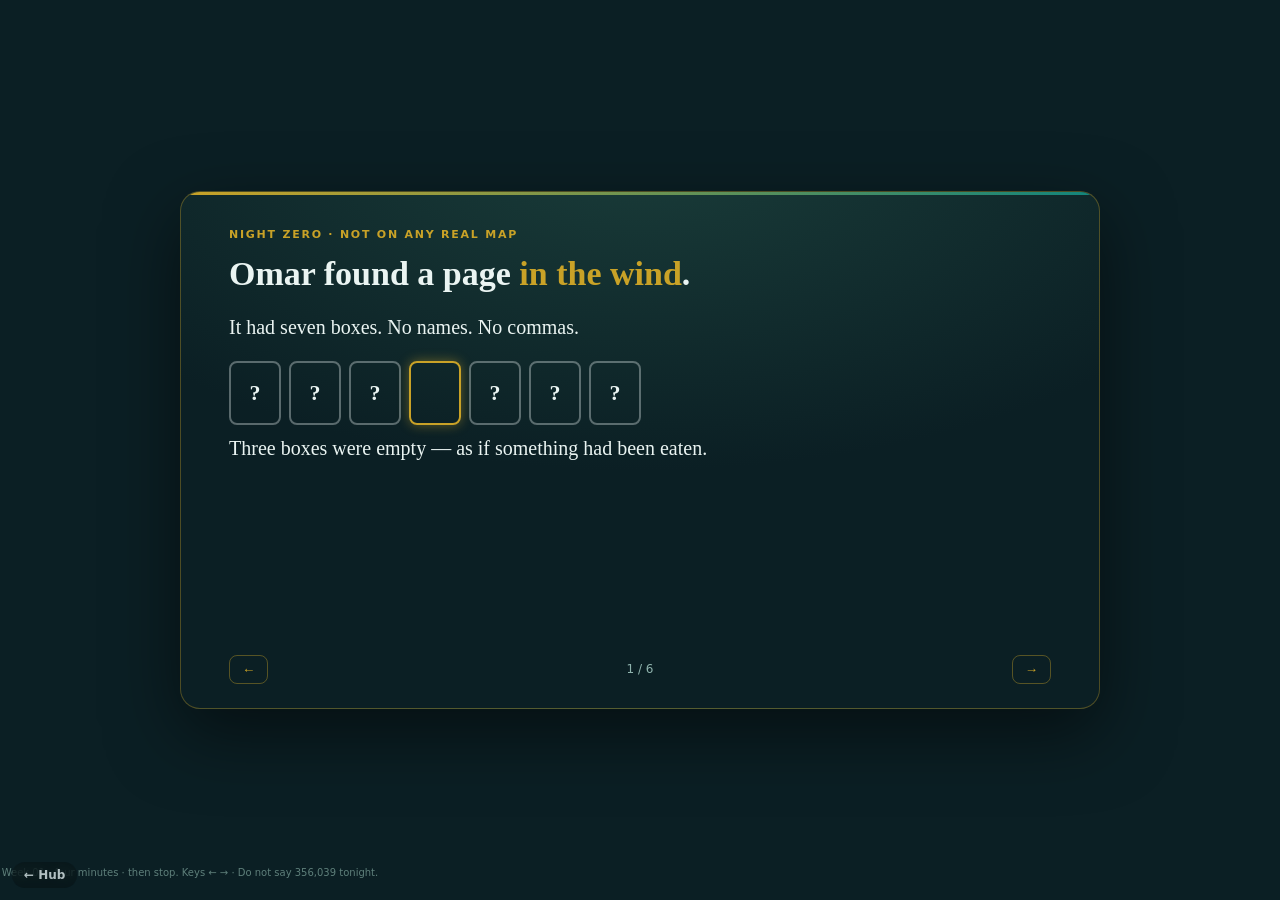
<file: slides/night-zero.html>
<!doctype html>
<html lang="en" dir="ltr">
<head>
<meta charset="utf-8">
<meta name="viewport" content="width=device-width, initial-scale=1">
<title>Night Zero · Wadi al-Amanah</title>
<style>
:root{--teal:#12857c;--gold:#c9a227;--deep:#0a5f58;--ink:#10242b;--ink2:#47616a;--paper:#f7fbfa;--line:#cde7e3}
*{box-sizing:border-box}
html,body{margin:0;height:100%;background:#0B1F24;color:#EAF4F2;font-family:Georgia,"Iowan Old Style",serif}
body{display:flex;flex-direction:column;align-items:center;justify-content:center;padding:12px}
.vp{width:min(920px,100%);aspect-ratio:16/9;background:radial-gradient(1200px 600px at 50% -10%,#1a3d3a 0%,#0B1F24 55%);
  border-radius:20px;border:1px solid rgba(201,162,39,.35);box-shadow:0 24px 70px rgba(0,0,0,.5);
  display:flex;flex-direction:column;padding:36px 48px 24px;position:relative;overflow:hidden}
.gold{position:absolute;top:0;left:0;right:0;height:3px;background:linear-gradient(90deg,var(--gold),var(--teal))}
.lbl{font-family:system-ui,sans-serif;font-size:11px;font-weight:800;letter-spacing:.16em;text-transform:uppercase;color:var(--gold);margin:0 0 12px}
h1{margin:0 0 16px;font-size:clamp(22px,4vw,34px);font-weight:700;line-height:1.25}
h1 em{font-style:normal;color:var(--gold)}
p{margin:0 0 12px;font-size:clamp(16px,2.4vw,20px);line-height:1.55;max-width:38em}
p.dust{color:#c9a227;font-style:italic}
.boxes{display:flex;gap:8px;margin:18px 0 8px;flex-wrap:wrap}
.box{width:52px;height:64px;border:2px solid rgba(234,244,242,.35);border-radius:8px;display:flex;align-items:center;justify-content:center;font-size:22px;font-weight:700}
.box.empty{border-color:var(--gold);box-shadow:0 0 12px rgba(201,162,39,.45)}
.nav{margin-top:auto;display:flex;justify-content:space-between;align-items:center;font-family:system-ui,sans-serif;font-size:12px;color:#8fb3ad}
.nav button{background:transparent;border:1px solid rgba(201,162,39,.4);color:var(--gold);border-radius:8px;padding:6px 12px;font-weight:800;cursor:pointer}
.hint{position:absolute;bottom:8px;left:0;right:0;text-align:center;font-family:system-ui;font-size:10px;color:#5e7f7a}
</style>
</head>
<body>
<div class="vp" id="vp">
  <div class="gold"></div>
  <div class="lbl" id="lbl"></div>
  <div id="body"></div>
  <div class="nav">
    <button type="button" id="prev">←</button>
    <span id="c">1 / 6</span>
    <button type="button" id="next">→</button>
  </div>
</div>
<p class="hint">Week 01 · four minutes · then stop. Keys ← → · Do not say 356,039 tonight.</p>
<script>
const S = [
  {l:"Night Zero · not on any real map",
   h:"Omar found a page <em>in the wind</em>.",
   html:`<p>It had seven boxes. No names. No commas.</p>
     <div class="boxes">
       <div class="box">?</div><div class="box">?</div><div class="box">?</div>
       <div class="box empty"></div><div class="box">?</div><div class="box">?</div><div class="box">?</div>
     </div>
     <p>Three boxes were empty — as if something had been eaten.</p>`},
  {l:"The cubes did not agree",
   h:"He ran to <em>Zayd</em>.",
   html:`<p>Zayd built the boxes out of little cubes.</p><p>The cubes did not agree with the page.</p>`},
  {l:"Sahat al-Misbah",
   h:"They took both to the <em>ruined court</em>.",
   html:`<p>A valley beyond the last ridge of the Hijaz. Entrusted to people who would measure honestly.</p>
        <p>A brass lantern hung there. <b>Misbah.</b></p>
        <p>Misbah did not speak. It never speaks. It only made the empty boxes glow.</p>`},
  {l:"The Dust",
   h:"Then the wind had a <em>voice</em>.",
   html:`<p class="dust">“Zeros are nothing. Skip them. Pretty numbers are enough.”</p>
        <p>The empty hundreds-box burned gold.</p>`},
  {l:"Two things, and a third",
   h:"Omar understood <em>two</em> things.",
   html:`<p><b>One.</b> Something has been eating the zeros so the wells look fuller than they are.</p>
        <p><b>Two.</b> Misbah will show what is true. It will never tell the answer.</p>
        <p><b>Three.</b> He did not yet know the eater’s name.</p>`},
  {l:"Stop · dawn is not yet",
   h:"The eater is called <em>Ghubar</em>.",
   html:`<p>The Dust. It feeds on skipped places, rushed rounding, unfair shares.</p>
        <p>The Sijill had sixteen pages. Restore a page — Ghubar cannot eat that kind of number.</p>
        <p>Omar kept the page. Zayd kept the cubes. You kept the lantern lit.</p>
        <p><b>Stop.</b> Tomorrow we try to read the seven boxes. That is Door 1-1.</p>`}
];
let i=0;
const body=document.getElementById("body");
const lbl=document.getElementById("lbl");
const c=document.getElementById("c");
function draw(){
  const s=S[i];
  lbl.textContent=s.l;
  body.innerHTML=`<h1>${s.h}</h1>${s.html}`;
  c.textContent=(i+1)+" / "+S.length;
  document.getElementById("prev").disabled=i===0;
  document.getElementById("next").disabled=i===S.length-1;
}
document.getElementById("prev").onclick=()=>{if(i>0){i--;draw()}};
document.getElementById("next").onclick=()=>{if(i<S.length-1){i++;draw()}};
addEventListener("keydown",e=>{
  if(e.key==="ArrowRight"||e.key===" "){e.preventDefault(); if(i<S.length-1){i++;draw()}}
  if(e.key==="ArrowLeft"){e.preventDefault(); if(i>0){i--;draw()}}
});
draw();
</script>
<a href="/" class="daf-hub-back" style="position:fixed;left:12px;bottom:12px;z-index:2147483000;display:inline-flex;align-items:center;gap:6px;padding:7px 12px;border-radius:999px;background:rgba(6,17,20,.72);color:#e8f3f5;font:600 12px/1 Inter,system-ui,sans-serif;text-decoration:none;backdrop-filter:blur(6px);opacity:.75" onmouseover="this.style.opacity=1" onmouseout="this.style.opacity=.75" aria-label="Back to the Learning Hub">&larr; Hub</a><style>@media print{.daf-hub-back{display:none!important}}</style>
</body>
</html>
</file>
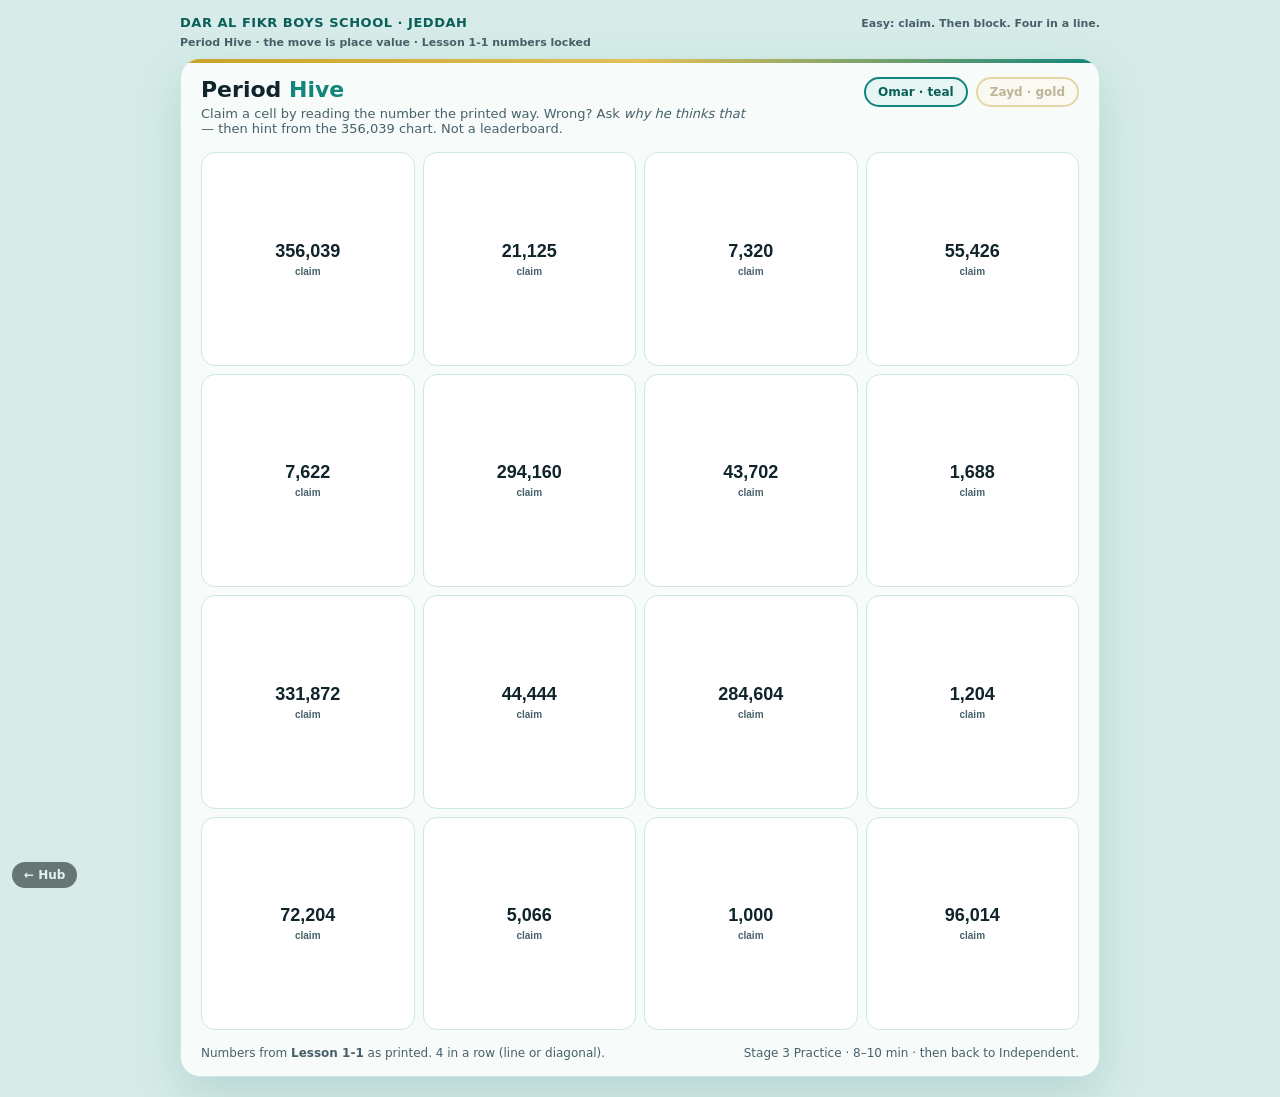
<file: slides/period-hive.html>
<!doctype html>
<html lang="en" dir="ltr">
<head>
<meta charset="utf-8">
<meta name="viewport" content="width=device-width, initial-scale=1">
<title>Period Hive · Lesson 1-1 · Dar Al Fikr</title>
<style>
:root{
  --teal:#12857c; --teal-2:#1aa79b; --deep:#0a5f58;
  --gold:#c9a227; --gold-2:#e3c05a;
  --ink:#10242b; --ink-2:#47616a;
  --mint:#e8f6f4; --paper:#f7fbfa; --line:#cde7e3;
  --omar:#12857c; --zayd:#c9a227;
}
*{box-sizing:border-box}
html,body{margin:0;min-height:100%;background:#d7ece9;color:var(--ink);
  font-family:system-ui,-apple-system,"Segoe UI",Roboto,sans-serif}
body{display:flex;flex-direction:column;align-items:center;padding:12px 12px 20px}
.brand{width:min(920px,100%);display:flex;justify-content:space-between;gap:12px;margin-bottom:8px}
.brand b{color:var(--deep);font-size:13px;letter-spacing:.04em}
.brand span{color:var(--ink-2);font-size:11px;font-weight:700}
.wrap{width:min(920px,100%);background:var(--paper);border:1px solid var(--line);border-radius:20px;
  box-shadow:0 18px 50px rgba(10,95,88,.16);overflow:hidden}
.goldline{height:4px;background:linear-gradient(90deg,var(--gold),var(--gold-2),var(--teal))}
.head{padding:14px 20px 8px;display:flex;justify-content:space-between;align-items:flex-start;gap:12px;flex-wrap:wrap}
h1{margin:0;font-size:22px} h1 em{font-style:normal;color:var(--teal)}
.sub{margin:4px 0 0;font-size:13px;color:var(--ink-2);max-width:560px}
.turn{display:flex;gap:8px;align-items:center}
.pill{border-radius:999px;padding:6px 12px;font-weight:800;font-size:12px;border:2px solid transparent}
.pill.omar{background:#e7f6f4;color:var(--deep);border-color:var(--teal)}
.pill.zayd{background:#fff8e6;color:#6a4e00;border-color:var(--gold)}
.pill.dim{opacity:.4}
.board{display:grid;grid-template-columns:repeat(4,1fr);gap:8px;padding:8px 20px 16px}
.cell{aspect-ratio:1;border:1.5px solid var(--line);border-radius:14px;background:#fff;cursor:pointer;
  display:flex;flex-direction:column;align-items:center;justify-content:center;padding:6px;text-align:center;
  font-weight:900;font-size:clamp(13px,2.4vw,18px);color:var(--ink);transition:transform .12s}
.cell:hover:not(.taken):not(.won){transform:translateY(-2px);border-color:var(--teal)}
.cell small{font-weight:700;font-size:10px;color:var(--ink-2);margin-top:4px}
.cell.omar{background:var(--teal);color:#fff;border-color:var(--deep)}
.cell.zayd{background:var(--gold);color:#3d2e00;border-color:#8a6a10}
.cell.taken{cursor:default}
.cell.win{outline:3px solid var(--deep);outline-offset:1px}
.legend{padding:0 20px 16px;display:flex;justify-content:space-between;gap:10px;flex-wrap:wrap;font-size:12px;color:var(--ink-2)}
.mask{position:fixed;inset:0;background:rgba(16,36,43,.45);display:none;align-items:center;justify-content:center;padding:16px;z-index:5}
.mask.on{display:flex}
.card{background:#fff;border-radius:16px;max-width:460px;width:100%;padding:18px;border:1px solid var(--line)}
.card h2{margin:0 0 6px;font-size:18px}
.q{font-weight:800;margin:8px 0}
.opt{display:block;width:100%;text-align:left;margin:6px 0;padding:10px 12px;border-radius:10px;
  border:1.5px solid var(--line);background:#fff;font:700 14px system-ui;cursor:pointer}
.opt:hover{border-color:var(--teal)}
.fb{min-height:1.3em;font-size:13px;font-weight:700;margin-top:8px}
.ok{color:#2e7d32} .bad{color:#c74440}
.btn{border:0;background:linear-gradient(135deg,var(--teal),var(--teal-2));color:#fff;
  border-radius:10px;padding:8px 14px;font-weight:800;cursor:pointer;margin-top:10px}
.winbox{padding:12px 20px 18px;display:none}
.winbox.on{display:block}
.winbox p{margin:0;font-weight:800;font-size:16px}
</style>
</head>
<body>
<div class="brand">
  <div><b>DAR AL FIKR BOYS SCHOOL · JEDDAH</b><br><span>Period Hive · the move is place value · Lesson 1-1 numbers locked</span></div>
  <div><span>Easy: claim. Then block. Four in a line.</span></div>
</div>
<div class="wrap">
  <div class="goldline"></div>
  <div class="head">
    <div>
      <h1>Period <em>Hive</em></h1>
      <p class="sub">Claim a cell by reading the number the printed way. Wrong? Ask <i>why he thinks that</i> — then hint from the 356,039 chart. Not a leaderboard.</p>
    </div>
    <div class="turn">
      <span class="pill omar" id="pOmar">Omar · teal</span>
      <span class="pill zayd dim" id="pZayd">Zayd · gold</span>
    </div>
  </div>
  <div class="board" id="board"></div>
  <div class="winbox" id="winbox"><p id="winmsg"></p><button class="btn" type="button" id="again">Play again</button></div>
  <div class="legend">
    <span>Numbers from <b>Lesson 1-1</b> as printed. 4 in a row (line or diagonal).</span>
    <span>Stage 3 Practice · 8–10 min · then back to Independent.</span>
  </div>
</div>

<div class="mask" id="mask">
  <div class="card">
    <h2 id="mq"></h2>
    <p class="q" id="mqsub"></p>
    <div id="mopts"></div>
    <div class="fb" id="mfb"></div>
    <button class="btn" type="button" id="mclose" hidden>Close</button>
  </div>
</div>

<script>
/* Printed Lesson 1-1 numbers only. */
const CELLS = [
  { n:"356,039", q:"Expanded form of 356,039?",
    opts:["300,000 + 50,000 + 6,000 + 30 + 9","3 + 5 + 6 + 0 + 3 + 9","300,000 + 56,000 + 39"], a:0 },
  { n:"21,125", q:"Which expansion equals 21,125?",
    opts:["20,000 + 1,000 + 100 + 20 + 5","21,000 + 1,000 + 25","2,000 + 1,000 + 125"], a:0 },
  { n:"7,320", q:"7,320 in expanded form?",
    opts:["7,000 + 30 + 2","7,000 + 300 + 20","700 + 300 + 20"], a:1 },
  { n:"55,426", q:"Number name for 55,426?",
    opts:["five thousand, five hundred forty-six","fifty-five thousand, four hundred sixty-two","fifty-five thousand, four hundred twenty-six"], a:2 },
  { n:"7,622", q:"7,622 in expanded form?",
    opts:["7,000 + 600 + 20 + 2","7,000 + 60 + 22","70,000 + 622"], a:0 },
  { n:"294,160", q:"Which digit is in the thousands place in 294,160?",
    opts:["2","9","4","1"], a:2 },
  { n:"43,702", q:"43,702 in expanded form?",
    opts:["40,000 + 3,000 + 700 + 2","4,000 + 3,000 + 702","40,000 + 370 + 2"], a:0 },
  { n:"1,688", q:"Number name for 1,688?",
    opts:["one thousand, six hundred eighty-eight","sixteen hundred eighty-eight thousand","one thousand, six hundred eighteen"], a:0 },
  { n:"331,872", q:"The comma in 331,872 separates…",
    opts:["the decimal from the ones","the thousands period from the ones period","hundreds from tens"], a:1 },
  { n:"44,444", q:"Number name for 44,444?",
    opts:["forty-four thousand, four hundred forty-four","four thousand, four hundred forty-four","forty-four hundred, forty-four"], a:0 },
  { n:"284,604", q:"Thousands digit in 284,604 (Dammam playoffs)?",
    opts:["2","8","4","6"], a:2 },
  { n:"1,204", q:"Luqman wrote one thousand, two hundred four. Correct standard form?",
    opts:["1,24","124","1,204","12,04"], a:2 },
  { n:"72,204", q:"Waleed writes 72,204. Which places are filled?",
    opts:["Millions and hundred thousands","Ten thousands through ones (tens hold 0)","Thousands and ones only"], a:1 },
  { n:"5,066", q:"One hundred more than 5,066, as a number name?",
    opts:["five thousand, sixty-six","five thousand, one hundred sixty-six","six thousand, sixty-six"], a:1 },
  { n:"1,000", q:"Umm Fahad: ten SAR 100 bills. How much?",
    opts:["100 riyals","1,000 riyals","10,000 riyals"], a:1 },
  { n:"96,014", q:"Which is equal to 96,014?",
    opts:["90,000 + 60,000 + 10 + 4","90,000 + 6,000 + 10 + 4","90,000 + 6,000 + 4"], a:1 }
];

const boardEl = document.getElementById("board");
const mask = document.getElementById("mask");
const mq = document.getElementById("mq");
const mqsub = document.getElementById("mqsub");
const mopts = document.getElementById("mopts");
const mfb = document.getElementById("mfb");
const mclose = document.getElementById("mclose");
const pOmar = document.getElementById("pOmar");
const pZayd = document.getElementById("pZayd");
const winbox = document.getElementById("winbox");
const winmsg = document.getElementById("winmsg");

let owner = Array(16).fill(null);
let turn = "omar";
let open = -1;
let over = false;

function renderBoard(){
  boardEl.innerHTML = "";
  CELLS.forEach((c,i)=>{
    const b = document.createElement("button");
    b.type = "button";
    b.className = "cell" + (owner[i] ? " taken "+owner[i] : "");
    b.innerHTML = c.n + "<small>claim</small>";
    if(!owner[i] && !over) b.onclick = () => ask(i);
    boardEl.appendChild(b);
  });
}

function setTurn(t){
  turn = t;
  pOmar.classList.toggle("dim", t!=="omar");
  pZayd.classList.toggle("dim", t!=="zayd");
}

function ask(i){
  if(over || owner[i]) return;
  open = i;
  const c = CELLS[i];
  mq.textContent = c.n;
  mqsub.textContent = c.q;
  mfb.textContent = ""; mfb.className = "fb";
  mclose.hidden = true;
  mopts.innerHTML = "";
  c.opts.forEach((t,k)=>{
    const o = document.createElement("button");
    o.type="button"; o.className="opt"; o.textContent = t;
    o.onclick = () => pick(k);
    mopts.appendChild(o);
  });
  mask.classList.add("on");
}

function pick(k){
  const c = CELLS[open];
  if(k===c.a){
    mfb.className="fb ok";
    mfb.textContent = "Yes — the cell is yours. Four in a line still to play.";
    owner[open] = turn;
    mclose.hidden = false;
    mopts.querySelectorAll(".opt").forEach(o=>o.onclick=null);
  }else{
    mfb.className="fb bad";
    mfb.textContent = "Not yet. Why do you think that? Look back at 356,039 in the chart — then try another cell.";
    mclose.hidden = false;
    mopts.querySelectorAll(".opt").forEach(o=>o.onclick=null);
  }
}

mclose.onclick = () => {
  mask.classList.remove("on");
  renderBoard();
  const w = winner();
  if(w){
    over = true;
    document.querySelectorAll(".cell").forEach((el,i)=>{ if(w.line.includes(i)) el.classList.add("win"); });
    winmsg.textContent = (w.who==="omar"?"Omar (teal)":"Zayd (gold)") + " — four in a line. Name the method, not the boy.";
    winbox.classList.add("on");
    return;
  }
  if(owner.every(Boolean)){
    over = true;
    winmsg.textContent = "Board full. No four. Play again — blocking is the next layer.";
    winbox.classList.add("on");
    return;
  }
  if(owner[open]) setTurn(turn==="omar"?"zayd":"omar");
};

function winner(){
  const lines = [];
  for(let r=0;r<4;r++) lines.push([r*4,r*4+1,r*4+2,r*4+3]);
  for(let c=0;c<4;c++) lines.push([c,c+4,c+8,c+12]);
  lines.push([0,5,10,15],[3,6,9,12]);
  for(const line of lines){
    const a = owner[line[0]];
    if(a && line.every(i=>owner[i]===a)) return {who:a, line};
  }
  return null;
}

document.getElementById("again").onclick = () => {
  owner = Array(16).fill(null); turn="omar"; over=false; open=-1;
  winbox.classList.remove("on"); setTurn("omar"); renderBoard();
};

renderBoard();
</script>
<a href="/" class="daf-hub-back" style="position:fixed;left:12px;bottom:12px;z-index:2147483000;display:inline-flex;align-items:center;gap:6px;padding:7px 12px;border-radius:999px;background:rgba(6,17,20,.72);color:#e8f3f5;font:600 12px/1 Inter,system-ui,sans-serif;text-decoration:none;backdrop-filter:blur(6px);opacity:.75" onmouseover="this.style.opacity=1" onmouseout="this.style.opacity=.75" aria-label="Back to the Learning Hub">&larr; Hub</a><style>@media print{.daf-hub-back{display:none!important}}</style>
</body>
</html>
</file>
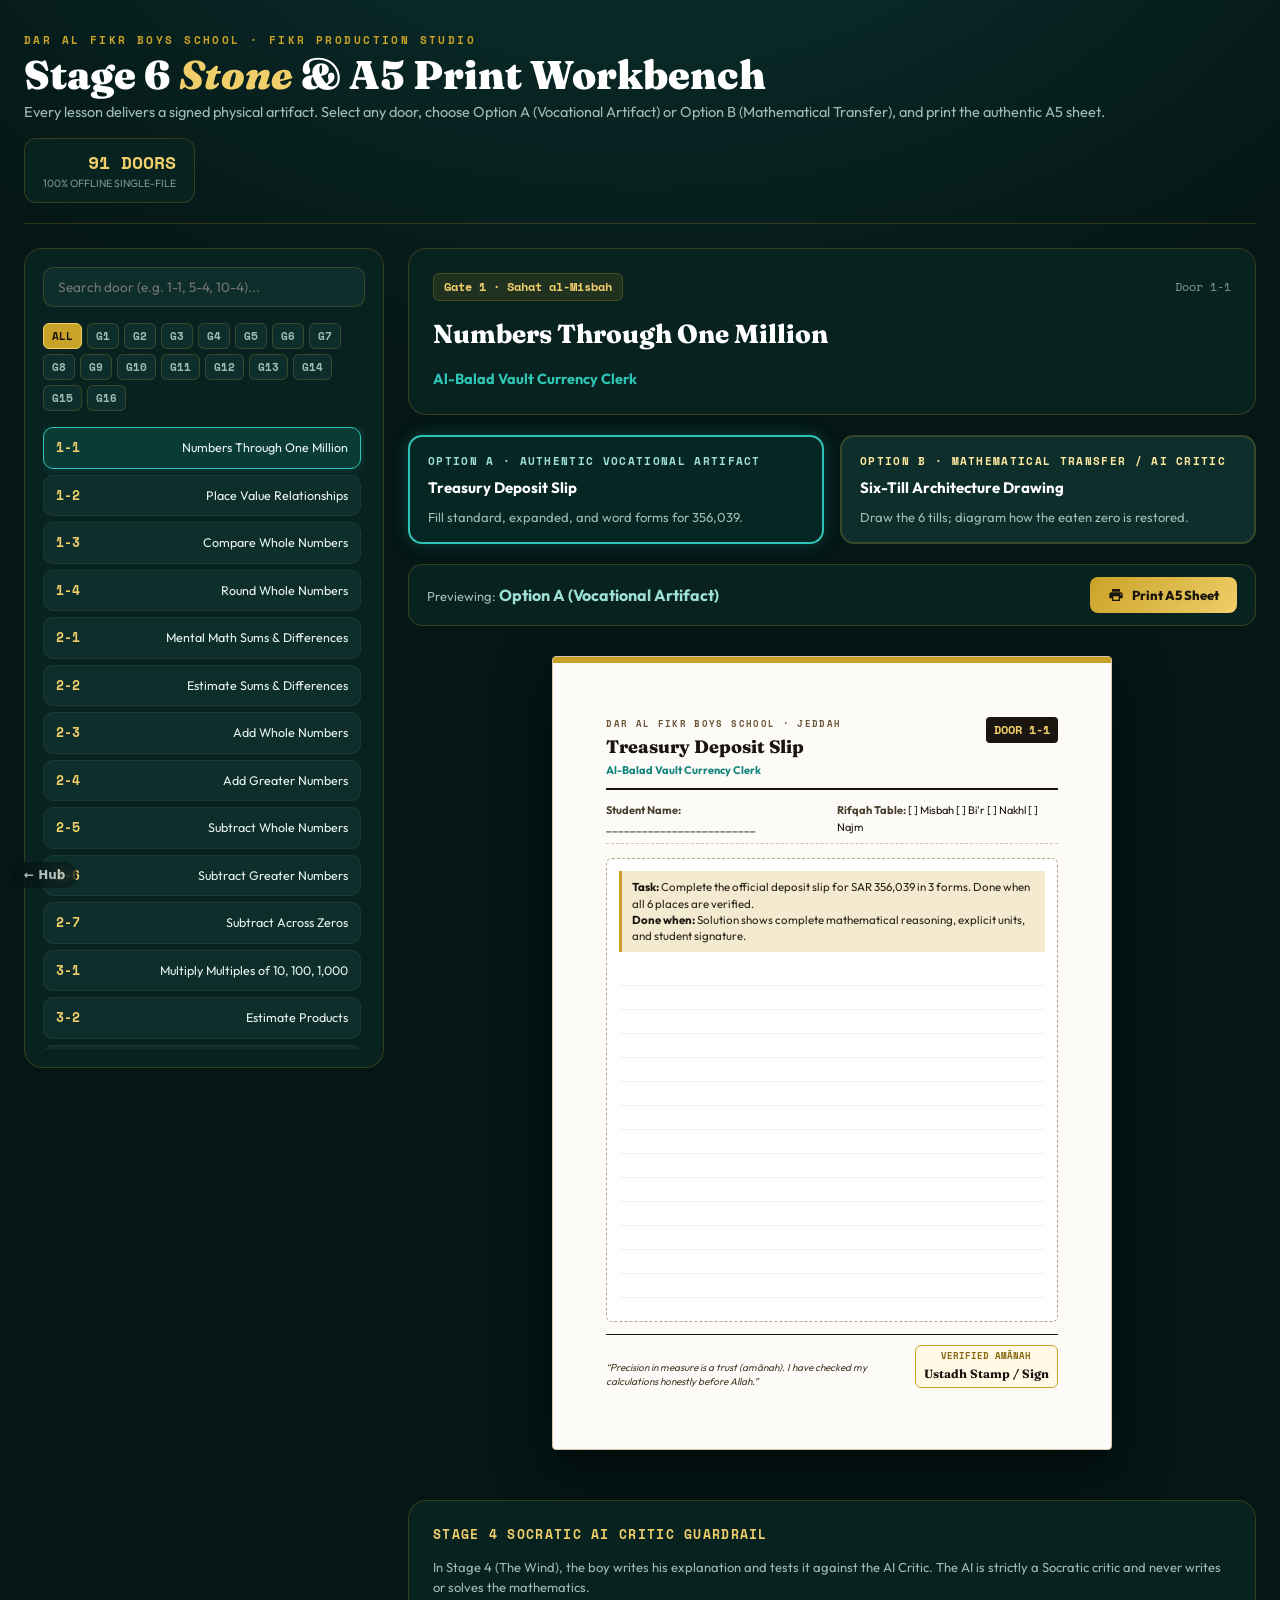
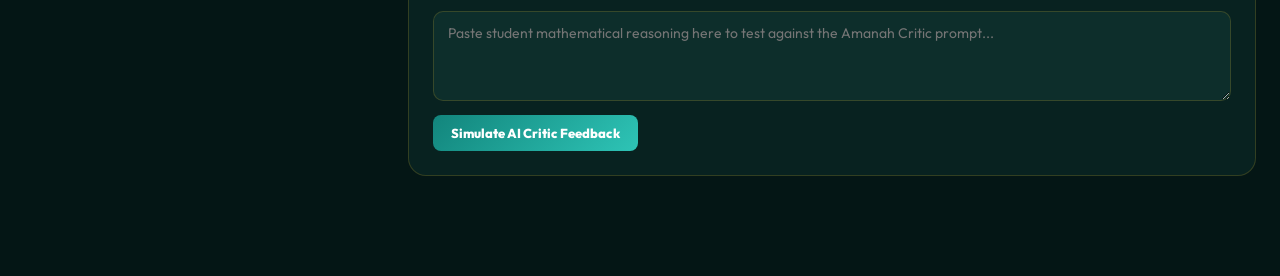
<file: slides/PRODUCTION.html>
<!doctype html>
<html lang="en" dir="ltr">
<head>
<meta charset="utf-8">
<meta name="viewport" content="width=device-width,initial-scale=1">
<title>Dar Al Fikr · Production Workbench & A5 Print Studio (All 91 Doors)</title>
<link rel="preconnect" href="https://fonts.googleapis.com">
<link rel="preconnect" href="https://fonts.gstatic.com" crossorigin>
<link href="https://fonts.googleapis.com/css2?family=Fraunces:ital,opsz,wght@0,9..144,600;0,9..144,700;0,9..144,900;1,9..144,600;1,9..144,700&family=Outfit:wght@300;400;500;600;700;800;900&family=Space+Mono:wght@400;700&display=swap" rel="stylesheet">
<style>
:root {
  --teal: #12857c;
  --teal-lit: #2ec4b6;
  --gold: #c9a227;
  --gold-lit: #f0cf6a;
  --night: #041615;
  --night-card: #082220;
  --night-card-2: #0d2e2b;
  --border: rgba(201,162,39,0.22);
  --border-lit: rgba(46,196,182,0.45);
  --text-main: #eaf4f2;
  --text-muted: #9ebdb7;
  --text-dust: #759992;
  --pass: #38ef7d;
  --option-a: #9ee0d4;
  --option-b: #ffe9a0;
}

* { box-sizing: border-box; margin: 0; padding: 0; }
html, body {
  min-height: 100%;
  background: radial-gradient(1400px 900px at 50% -10%, #0c3330 0%, var(--night) 65%);
  color: var(--text-main);
  font-family: 'Outfit', -apple-system, BlinkMacSystemFont, "Segoe UI", Roboto, sans-serif;
  line-height: 1.5;
  -webkit-font-smoothing: antialiased;
}

.wrap { max-width: 1400px; margin: 0 auto; padding: 32px 24px 100px; }

/* Header */
.header-top {
  display: flex;
  justify-content: space-between;
  align-items: center;
  flex-wrap: wrap;
  gap: 16px;
  border-bottom: 1px solid var(--border);
  padding-bottom: 20px;
  margin-bottom: 24px;
}
.brand-tag {
  font-family: 'Space Mono', monospace;
  font-size: 11px;
  letter-spacing: .22em;
  font-weight: 700;
  color: var(--gold);
  text-transform: uppercase;
}
h1 {
  font-family: 'Fraunces', Georgia, serif;
  font-size: clamp(28px, 4vw, 40px);
  color: #fff;
  font-weight: 900;
  line-height: 1.1;
  margin-top: 4px;
}
h1 em { color: var(--gold-lit); font-style: italic; }

/* Two-Panel Layout */
.layout-grid {
  display: grid;
  grid-template-columns: 360px minmax(0, 1fr);
  gap: 24px;
  align-items: start;
}
@media (max-width: 1020px) {
  .layout-grid { grid-template-columns: 1fr; }
}

/* Sidebar: Gate & Door Selector */
.sidebar {
  background: var(--night-card);
  border: 1px solid var(--border);
  border-radius: 18px;
  padding: 18px;
  display: flex;
  flex-direction: column;
  gap: 16px;
  max-height: calc(100vh - 80px);
  position: sticky;
  top: 20px;
}
.search-input {
  width: 100%;
  background: var(--night-card-2);
  border: 1px solid var(--border);
  border-radius: 10px;
  padding: 10px 14px;
  color: #fff;
  font-family: inherit;
  font-size: 13.5px;
}
.search-input:focus { outline: none; border-color: var(--teal-lit); }

.gates-nav {
  display: flex;
  flex-wrap: wrap;
  gap: 5px;
}
.gate-nav-btn {
  background: var(--night-card-2);
  border: 1px solid var(--border);
  color: var(--text-muted);
  font-family: 'Space Mono', monospace;
  font-size: 11px;
  padding: 4px 8px;
  border-radius: 6px;
  cursor: pointer;
  font-weight: 700;
}
.gate-nav-btn:hover { border-color: var(--gold); color: var(--gold-lit); }
.gate-nav-btn.active { background: var(--gold); color: #1a160f; border-color: var(--gold-lit); font-weight: 800; }

.door-list-scroll {
  overflow-y: auto;
  display: flex;
  flex-direction: column;
  gap: 6px;
  padding-right: 4px;
}
.door-list-item {
  background: var(--night-card-2);
  border: 1px solid rgba(234,244,242,0.06);
  border-radius: 10px;
  padding: 10px 12px;
  cursor: pointer;
  transition: all .15s ease;
  display: flex;
  justify-content: space-between;
  align-items: center;
}
.door-list-item:hover { transform: translateX(3px); border-color: var(--teal-lit); }
.door-list-item.selected {
  background: rgba(18,133,124,0.25);
  border-color: var(--teal-lit);
  box-shadow: 0 0 12px rgba(46,196,182,0.2);
}
.door-item-code { font-family: 'Space Mono', monospace; font-weight: 800; color: var(--gold-lit); font-size: 13px; }
.door-item-title { font-size: 12.5px; color: var(--text-main); white-space: nowrap; overflow: hidden; text-overflow: ellipsis; max-width: 200px; }

/* Main Workbench Stage */
.workbench-stage {
  display: flex;
  flex-direction: column;
  gap: 20px;
}

/* Door Overview Header */
.door-overview-card {
  background: var(--night-card);
  border: 1px solid var(--border);
  border-radius: 18px;
  padding: 24px;
  display: flex;
  flex-direction: column;
  gap: 14px;
}
.door-badge-row {
  display: flex;
  justify-content: space-between;
  align-items: center;
  flex-wrap: wrap;
  gap: 10px;
}
.gate-tag {
  font-family: 'Space Mono', monospace;
  font-size: 12px;
  color: var(--gold-lit);
  background: rgba(201,162,39,0.12);
  padding: 4px 10px;
  border-radius: 6px;
  border: 1px solid var(--border);
  font-weight: 700;
}
.active-door-title { font-family: 'Fraunces', Georgia, serif; font-size: 26px; color: #fff; font-weight: 800; }
.active-door-job { color: var(--teal-lit); font-weight: 700; font-size: 14.5px; }

/* Option A vs Option B Toggle */
.option-selector-grid {
  display: grid;
  grid-template-columns: 1fr 1fr;
  gap: 16px;
}
@media (max-width: 680px) { .option-selector-grid { grid-template-columns: 1fr; } }

.option-box {
  background: var(--night-card-2);
  border: 2px solid var(--border);
  border-radius: 14px;
  padding: 16px 18px;
  cursor: pointer;
  transition: all .2s ease;
  display: flex;
  flex-direction: column;
  gap: 8px;
  position: relative;
}
.option-box:hover { border-color: var(--gold); }
.option-box.selected-a {
  border-color: var(--teal-lit);
  background: rgba(18,133,124,0.15);
  box-shadow: 0 0 16px rgba(46,196,182,0.25);
}
.option-box.selected-b {
  border-color: var(--gold-lit);
  background: rgba(201,162,39,0.15);
  box-shadow: 0 0 16px rgba(201,162,39,0.25);
}
.opt-label {
  font-family: 'Space Mono', monospace;
  font-size: 11px;
  letter-spacing: .12em;
  font-weight: 800;
  text-transform: uppercase;
}
.opt-label.a { color: var(--option-a); }
.opt-label.b { color: var(--option-b); }
.opt-title { font-size: 15px; font-weight: 700; color: #fff; }
.opt-desc { font-size: 13px; color: var(--text-muted); line-height: 1.4; }

/* Print Studio Actions */
.studio-actions-bar {
  display: flex;
  justify-content: space-between;
  align-items: center;
  flex-wrap: wrap;
  gap: 12px;
  background: var(--night-card);
  border: 1px solid var(--border);
  border-radius: 14px;
  padding: 12px 18px;
}
.action-btn {
  background: linear-gradient(135deg, var(--teal), var(--teal-lit));
  border: none;
  color: #fff;
  font-family: 'Outfit', sans-serif;
  font-weight: 800;
  font-size: 13px;
  padding: 10px 18px;
  border-radius: 8px;
  cursor: pointer;
  display: flex;
  align-items: center;
  gap: 8px;
  transition: opacity .15s ease;
}
.action-btn:hover { opacity: 0.9; }
.action-btn.gold {
  background: linear-gradient(135deg, var(--gold), var(--gold-lit));
  color: #1a160f;
}

/* Printable A5 Sheet Previewer */
.a5-container {
  display: flex;
  justify-content: center;
  padding: 10px 0 30px;
}
.a5-sheet {
  background: #fdfbf7;
  color: #1a160f;
  width: 148mm;
  min-height: 210mm;
  padding: 16mm 14mm;
  border-radius: 4px;
  box-shadow: 0 20px 50px rgba(0,0,0,0.6);
  border: 1px solid #d4c5a9;
  font-family: 'Outfit', sans-serif;
  display: flex;
  flex-direction: column;
  justify-content: space-between;
  position: relative;
  box-sizing: border-box;
}
.a5-gold-bar {
  position: absolute;
  top: 0; left: 0; right: 0;
  height: 6px;
  background: #c9a227;
}
.a5-header {
  border-bottom: 2px solid #1a160f;
  padding-bottom: 10px;
  margin-bottom: 12px;
  display: flex;
  justify-content: space-between;
  align-items: flex-start;
}
.a5-brand {
  font-family: 'Space Mono', monospace;
  font-size: 9px;
  letter-spacing: .15em;
  font-weight: 700;
  color: #6b563a;
  text-transform: uppercase;
}
.a5-title {
  font-family: 'Fraunces', Georgia, serif;
  font-size: 18px;
  font-weight: 800;
  color: #1a160f;
  margin: 2px 0;
}
.a5-job-name {
  font-size: 11px;
  font-weight: 700;
  color: #12857c;
}
.a5-door-box {
  background: #1a160f;
  color: #f0cf6a;
  font-family: 'Space Mono', monospace;
  font-weight: 800;
  font-size: 12px;
  padding: 4px 8px;
  border-radius: 4px;
}

.a5-meta-row {
  display: grid;
  grid-template-columns: 1fr 1fr;
  gap: 10px;
  margin-bottom: 14px;
  font-size: 11px;
  border-bottom: 1px dashed #d4c5a9;
  padding-bottom: 8px;
}
.a5-meta-item b { font-weight: 700; color: #4a3e2c; }

.a5-workspace {
  flex: 1;
  border: 1.5px dashed #b5a486;
  border-radius: 6px;
  padding: 12px;
  background: #fff;
  display: flex;
  flex-direction: column;
  gap: 10px;
  margin-bottom: 12px;
}
.a5-prompt-box {
  background: #f4ead0;
  border-left: 3px solid #c9a227;
  padding: 8px 10px;
  font-size: 11.5px;
  line-height: 1.4;
  color: #2a2419;
}
.a5-prompt-box b { color: #1a160f; }

.a5-grid-lines {
  flex: 1;
  background-image: linear-gradient(to bottom, transparent 23px, #e8dfcc 24px);
  background-size: 100% 24px;
  min-height: 180px;
  position: relative;
}

.a5-footer {
  border-top: 1.5px solid #1a160f;
  padding-top: 10px;
  display: flex;
  justify-content: space-between;
  align-items: flex-end;
  font-size: 10px;
}
.a5-pledge {
  max-width: 65%;
  line-height: 1.35;
  color: #4a3e2c;
  font-style: italic;
}
.a5-seal-box {
  text-align: center;
  border: 1.5px solid #c9a227;
  border-radius: 6px;
  padding: 4px 8px;
  background: #fff9e6;
}
.a5-seal-tag { font-size: 8.5px; font-weight: 800; color: #8a6a10; text-transform: uppercase; font-family: 'Space Mono', monospace; }
.a5-seal-sig { font-family: 'Fraunces', serif; font-size: 12px; font-weight: 700; color: #1a160f; margin-top: 2px; }

/* AI Critic Simulator */
.ai-critic-section {
  background: var(--night-card);
  border: 1px solid var(--border);
  border-radius: 18px;
  padding: 24px;
  display: flex;
  flex-direction: column;
  gap: 14px;
}
.ai-critic-title {
  font-family: 'Space Mono', monospace;
  font-size: 13px;
  color: var(--gold-lit);
  font-weight: 700;
  text-transform: uppercase;
  letter-spacing: .1em;
}
.ai-textarea {
  width: 100%;
  min-height: 90px;
  background: var(--night-card-2);
  border: 1px solid var(--border);
  border-radius: 10px;
  padding: 12px 14px;
  color: #fff;
  font-family: inherit;
  font-size: 14px;
  resize: vertical;
}
.ai-textarea:focus { outline: none; border-color: var(--teal-lit); }
.ai-feedback-box {
  background: var(--night-card-2);
  border-left: 3px solid var(--teal-lit);
  padding: 12px 14px;
  border-radius: 0 8px 8px 0;
  font-size: 13.5px;
  color: var(--text-main);
  display: none;
}
.ai-feedback-box.active { display: block; }

/* Print Styles */
@media print {
  body { background: #fff; color: #000; padding: 0; }
  .header-top, .sidebar, .door-overview-card, .option-selector-grid, .studio-actions-bar, .ai-critic-section { display: none !important; }
  .wrap { max-width: 100%; padding: 0; margin: 0; }
  .layout-grid { display: block; }
  .a5-container { padding: 0; margin: 0; }
  .a5-sheet {
    box-shadow: none;
    border: none;
    width: 100%;
    height: 100%;
    page-break-after: always;
  }
}
</style>
</head>
<body>

<div class="wrap">

  <!-- Header -->
  <header class="header-top">
    <div>
      <div class="brand-tag">Dar Al Fikr Boys School · FIKR Production Studio</div>
      <h1>Stage 6 <em>Stone</em> & A5 Print Workbench</h1>
      <p style="color:var(--text-muted); font-size:14.5px; margin-top:4px;">
        Every lesson delivers a signed physical artifact. Select any door, choose Option A (Vocational Artifact) or Option B (Mathematical Transfer), and print the authentic A5 sheet.
      </p>
    </div>
    <div style="background:var(--night-card); border:1px solid var(--border); padding:10px 18px; border-radius:12px; text-align:right;">
      <div style="font-family:'Space Mono',monospace; font-size:18px; font-weight:800; color:var(--gold-lit);">91 DOORS</div>
      <div style="font-size:10.5px; color:var(--text-dust); text-transform:uppercase;">100% Offline Single-File</div>
    </div>
  </header>

  <!-- Layout Grid -->
  <div class="layout-grid">

    <!-- Sidebar Selector -->
    <aside class="sidebar">
      <input type="text" id="doorSearch" class="search-input" placeholder="Search door (e.g. 1-1, 5-4, 10-4)...">
      
      <div class="gates-nav" id="gatePills">
        <button class="gate-nav-btn active" data-gate="all">ALL</button>
        <button class="gate-nav-btn" data-gate="1">G1</button>
        <button class="gate-nav-btn" data-gate="2">G2</button>
        <button class="gate-nav-btn" data-gate="3">G3</button>
        <button class="gate-nav-btn" data-gate="4">G4</button>
        <button class="gate-nav-btn" data-gate="5">G5</button>
        <button class="gate-nav-btn" data-gate="6">G6</button>
        <button class="gate-nav-btn" data-gate="7">G7</button>
        <button class="gate-nav-btn" data-gate="8">G8</button>
        <button class="gate-nav-btn" data-gate="9">G9</button>
        <button class="gate-nav-btn" data-gate="10">G10</button>
        <button class="gate-nav-btn" data-gate="11">G11</button>
        <button class="gate-nav-btn" data-gate="12">G12</button>
        <button class="gate-nav-btn" data-gate="13">G13</button>
        <button class="gate-nav-btn" data-gate="14">G14</button>
        <button class="gate-nav-btn" data-gate="15">G15</button>
        <button class="gate-nav-btn" data-gate="16">G16</button>
      </div>

      <div class="door-list-scroll" id="doorList"></div>
    </aside>

    <!-- Main Workbench Stage -->
    <main class="workbench-stage">

      <!-- Active Door Header -->
      <section class="door-overview-card">
        <div class="door-badge-row">
          <span class="gate-tag" id="curGateTag">Gate 1 · Sahat al-Misbah</span>
          <span style="font-family:'Space Mono',monospace; font-size:12px; color:var(--text-dust);" id="curLessonRef">Lesson 1-1</span>
        </div>
        <div class="active-door-title" id="curDoorTitle">Numbers Through One Million</div>
        <div class="active-door-job" id="curDoorJob">Al-Balad Vault Currency Clerk · Lead: Amm Fahad</div>
      </section>

      <!-- Option A vs Option B Selection -->
      <section class="option-selector-grid">
        <div class="option-box selected-a" id="boxOptA" onclick="selectOption('A')">
          <div class="opt-label a">Option A · Authentic Vocational Artifact</div>
          <div class="opt-title" id="optATitle">Treasury Deposit Slip</div>
          <div class="opt-desc" id="optADesc">Fill standard, expanded, and word forms for 356,039. Affix student amānah seal.</div>
        </div>

        <div class="option-box" id="boxOptB" onclick="selectOption('B')">
          <div class="opt-label b">Option B · Mathematical Transfer / AI Critic</div>
          <div class="opt-title" id="optBTitle">Six-Till Architecture Drawing</div>
          <div class="opt-desc" id="optBDesc">Diagram the 6 place-value tills. Show how the eaten zero is restored without changing value.</div>
        </div>
      </section>

      <!-- Action Bar -->
      <section class="studio-actions-bar">
        <div>
          <span style="font-size:13px; color:var(--text-muted);">Previewing: </span>
          <b style="color:#fff;" id="previewBadge">Option A Slip</b>
        </div>
        <div style="display:flex; gap:10px;">
          <button class="action-btn gold" onclick="window.print()">
            <svg width="16" height="16" viewBox="0 0 24 24" fill="currentColor"><path d="M19 8H5c-1.66 0-3 1.34-3 3v6h4v4h12v-4h4v-6c0-1.66-1.34-3-3-3zm-3 11H8v-5h8v5zm3-7c-.55 0-1-.45-1-1s.45-1 1-1 1 .45 1 1-.45 1-1 1zm-1-9H6v4h12V3z"/></svg>
            Print A5 Sheet
          </button>
        </div>
      </section>

      <!-- Printable A5 Sheet Preview -->
      <div class="a5-container">
        <div class="a5-sheet" id="a5Sheet">
          <div class="a5-gold-bar"></div>
          
          <div class="a5-header">
            <div>
              <div class="a5-brand">DAR AL FIKR BOYS SCHOOL · JEDDAH</div>
              <div class="a5-title" id="a5SheetTitle">Treasury Deposit Slip</div>
              <div class="a5-job-name" id="a5SheetJob">Al-Balad Vault Currency Clerk</div>
            </div>
            <div class="a5-door-box" id="a5SheetDoor">DOOR 1-1</div>
          </div>

          <div class="a5-meta-row">
            <div class="a5-meta-item"><b>Student Name:</b> _________________________</div>
            <div class="a5-meta-item"><b>Rifqah Table:</b> [ ] Misbah  [ ] Bi'r  [ ] Nakhl  [ ] Najm</div>
          </div>

          <div class="a5-workspace">
            <div class="a5-prompt-box" id="a5Prompt">
              <b>What to do:</b> Complete the official record for 356,039 in standard form, expanded form, and word name.<br>
              <b>Done when:</b> All 6 digits occupy their exact place-value seat with zero properly positioned.
            </div>
            <div class="a5-grid-lines"></div>
          </div>

          <div class="a5-footer">
            <div class="a5-pledge">
              “Precision in measure is a trust (amānah). I have checked my calculations honestly before Allah.”
            </div>
            <div class="a5-seal-box">
              <div class="a5-seal-tag">Verified Amānah</div>
              <div class="a5-seal-sig">Ustadh Stamp / Sign</div>
            </div>
          </div>
        </div>
      </div>

      <!-- AI Critic Socratic Simulator -->
      <section class="ai-critic-section">
        <div class="ai-critic-title">Stage 4 Socratic AI Critic Guardrail</div>
        <p style="font-size:13px; color:var(--text-muted);">
          In Stage 4 (The Wind), the boy writes his explanation and tests it against the AI Critic. The AI is strictly a Socratic critic and never writes or solves the mathematics.
        </p>
        <textarea id="aiInput" class="ai-textarea" placeholder="Paste student mathematical reasoning here to test against the Amanah Critic prompt..."></textarea>
        <div>
          <button class="action-btn" id="btnTestCritic" onclick="runAiCritic()">Simulate AI Critic Feedback</button>
        </div>
        <div class="ai-feedback-box" id="aiFeedback">
          <b>AI Critic:</b>
          <ol style="margin: 8px 0 0 20px; font-size:13px; line-height:1.4;">
            <li>Did you state the exact value of each place rather than just listing digits?</li>
            <li>How would you prove to a classmate that the zero is holding a seat rather than adding nothing?</li>
            <li>Is your explanation written with honesty (amānah) without skipping intermediate steps?</li>
          </ol>
        </div>
      </section>

    </main>
  </div>
</div>

<script>
/* Master Data for all 91 Doors with Options A and B */
const PRODUCTION_DATA = [
  // GATE 1
  { gate: 1, gateName: "Sahat al-Misbah", code: "1-1", title: "Numbers Through One Million", job: "Al-Balad Vault Currency Clerk",
    optA: { title: "Treasury Deposit Slip", desc: "Fill standard, expanded, and word forms for 356,039.", prompt: "Complete the official deposit slip for SAR 356,039 in 3 forms. Done when all 6 places are verified." },
    optB: { title: "Six-Till Architecture Drawing", desc: "Draw the 6 tills; diagram how the eaten zero is restored.", prompt: "Draw the 6 counter tills. Label why zero holds the seat without altering total value." } },
  { gate: 1, gateName: "Sahat al-Misbah", code: "1-2", title: "Place Value Relationships", job: "Palm Nursery Warehouse Registrar",
    optA: { title: "Crate Inventory Label", desc: "Record the x10 staircase (5 -> 50 -> 500 -> 5,000).", prompt: "Write the x10 progression for 5 to 5,000 with arrows showing each place-value shift." },
    optB: { title: "Warehouse Place-Shift Chant", desc: "Write a 4-line rule: digit stays, seat changes.", prompt: "Compose a 4-line mathematical rule explaining why shifting left multiplies by 10." } },
  { gate: 1, gateName: "Sahat al-Misbah", code: "1-3", title: "Compare Whole Numbers", job: "Regional Well Inspector",
    optA: { title: "Comparison Survey Stamp", desc: "Stamp 6,356 < 6,378 with tens place verified.", prompt: "Compare 6,356 and 6,378. Mark the first diverging place value and write the comparison symbol." },
    optB: { title: "Two-Well Scanner Diagram", desc: "Diagram L->R digit comparison scanner.", prompt: "Draw two number lines comparing well output; mark the exact stop-point of the scanner." } },
  { gate: 1, gateName: "Sahat al-Misbah", code: "1-4", title: "Round Whole Numbers", job: "Desert Boundary Night Ranger",
    optA: { title: "Night Ranger Situation Report", desc: "Round 181,376 to 181,000 with halfway mark shown.", prompt: "Locate 181,376 on a number line with halfway flag 181,500. Justify the rounded value." },
    optB: { title: "Safe Rounding Tolerance Mind Map", desc: "4-bubble map: number -> halfway -> side -> rounded.", prompt: "Construct a 4-bubble decision map showing how to round any 6-digit figure." } },

  // GATE 2
  { gate: 2, gateName: "Diwan al-Hisab", code: "2-1", title: "Mental Math Sums & Differences", job: "Diwan Head Account Clerk",
    optA: { title: "Diwan Strategy Card", desc: "Write: 'I broke ___ because ___' for 1,034 + 1,289 + 1,566.", prompt: "Document your mental regrouping strategy for 1,034 + 1,289 + 1,566 with full justification." },
    optB: { title: "AI Critic Mental Proof", desc: "Submit written mental steps to AI Critic.", prompt: "Write out your mental compensation algorithm and answer 3 amānah check questions." } },
  { gate: 2, gateName: "Diwan al-Hisab", code: "2-2", title: "Estimate Sums & Differences", job: "Well-Road Customs Gatekeeper",
    optA: { title: "Customs Gate Pass", desc: "Rounded addends vs 15,000 threshold with Go/Hold stamp.", prompt: "Estimate Jubail vehicle mass (6,127+4,652+3,393) against 15,000 kg and issue pass." },
    optB: { title: "Cargo Truck Mass Sketch", desc: "Sketch 3 trucks with rounded loads on bumpers.", prompt: "Draw 3 cargo trucks with rounded addends and determine whether the bridge will hold." } },
  { gate: 2, gateName: "Diwan al-Hisab", code: "2-3", title: "Add Whole Numbers", job: "Recycling Depot Master",
    optA: { title: "Recycling Stack Ticket", desc: "Line up 357 + 243 + 468 with partial sums.", prompt: "Calculate sum of 3 months of recycled bottles with places aligned and partial sums shown." },
    optB: { title: "Place-Value Column Poster", desc: "Poster highlighting gold alignment across columns.", prompt: "Draw a column-addition chart showing why ones must align strictly under ones." } },
  { gate: 2, gateName: "Diwan al-Hisab", code: "2-4", title: "Add Greater Numbers", job: "Multi-District Logistics Inspector",
    optA: { title: "Official Logistics Waybill", desc: "Standard algorithm for 4,219 + 3,742 + 4,436 with carry tokens.", prompt: "Sum 3 district bottle totals using standard algorithm with carry tokens explicit." },
    optB: { title: "Amanah in Columns Research", desc: "Two-line proof on why place alignment is a trust.", prompt: "Explain in 2 sentences why column misalignment produces fraudulent accounting." } },
  { gate: 2, gateName: "Diwan al-Hisab", code: "2-5", title: "Subtract Whole Numbers", job: "Night Watch Motel Steward",
    optA: { title: "Night Watch Room Sheet", desc: "Subtract 224 - 176 dark windows with decomposition.", prompt: "Model 224 - 176 by decomposing a tens block to find vacant dark motel rooms." },
    optB: { title: "Window Grid Subtraction Drawing", desc: "Diagram showing 176 occupied rooms darkened.", prompt: "Draw a grid diagram illustrating the regrouping step in 224 - 176." } },
  { gate: 2, gateName: "Diwan al-Hisab", code: "2-6", title: "Subtract Greater Numbers", job: "Kingdom Boundary Surveyor",
    optA: { title: "Boundary Difference Chart", desc: "Najran (109,781) - Madinah (103,642) verified by inverse addition.", prompt: "Calculate land difference between Najran and Madinah; prove by adding back." },
    optB: { title: "Two-Region Survey Map", desc: "Mini-map with difference equation signed.", prompt: "Draw two geographic regions with difference calculated and signed by surveyor." } },
  { gate: 2, gateName: "Diwan al-Hisab", code: "2-7", title: "Subtract Across Zeros", job: "Milestone Route Surveyor",
    optA: { title: "Milestone Road Log", desc: "Subtract 5,000 - 1,486 across multiple zeros.", prompt: "Execute subtraction across zeros with every regrouping step inked without panic." },
    optB: { title: "Zero Seat Regrouping Chant", desc: "4-line poem: A zero is an open seat, not a brick wall.", prompt: "Write a 4-line rule explaining how regrouping ripples across consecutive zero wells." } },

  // GATE 3
  { gate: 3, gateName: "Nakhil Yusuf", code: "3-1", title: "Multiply Multiples of 10, 100, 1,000", job: "Nursery Seedling Master",
    optA: { title: "Zero-Pattern Seedling Strip", desc: "Record 3x4 -> 3x40 -> 3x400 -> 3x4,000.", prompt: "Calculate seedling rows across tens, hundreds, and thousands; name the pattern." },
    optB: { title: "Pot-Row Geometric Sketch", desc: "Draw seedling pots showing shifting place chairs.", prompt: "Sketch 4 pot rows showing how the digit 12 shifts places as zeros are added." } },
  { gate: 3, gateName: "Nakhil Yusuf", code: "3-2", title: "Estimate Products", job: "Oasis Wage Assayer",
    optA: { title: "Wage Envelope Summary", desc: "Estimate SAR 48 x 6 using compatible 50 x 6.", prompt: "Compute compatible estimate vs exact wage for Saud; label as over or under." },
    optB: { title: "Estimation vs Exact Mind Map", desc: "4-bubble map: compatible choice -> multiply -> compare.", prompt: "Draw a decision map showing when to round up vs down when estimating products." } },
  { gate: 3, gateName: "Nakhil Yusuf", code: "3-3", title: "Arrays & Partial Products", job: "Music-Shade Architect",
    optA: { title: "Pavilion Seating Layout", desc: "Partition 6 x 18 into 6x10 (60) + 6x8 (48).", prompt: "Label 6 x 18 chair array split by place value; sum partial products." },
    optB: { title: "Tens-and-Ones Chair Sketch", desc: "Visual diagram of split seating rows.", prompt: "Draw the music-shade pavilion split into tens and ones seating sections." } },
  { gate: 3, gateName: "Nakhil Yusuf", code: "3-4", title: "Area Models & Partial Products", job: "Nursery Wall Mason",
    optA: { title: "Masonry Area Blueprint", desc: "Unshaded wall area model with no invented sides.", prompt: "Calculate unshaded wall area using only given dimensions and partial area sum." },
    optB: { title: "AI Critic Area Review", desc: "Submit wall area model to AI Critic for verification.", prompt: "Draft area calculation and answer 3 questions on side length integrity." } },
  { gate: 3, gateName: "Nakhil Yusuf", code: "3-6", title: "Mental Math Multiplication", job: "Date Harvest Field Trader",
    optA: { title: "Field Trade Leaf-Card", desc: "Name distributive/compensation property with proof.", prompt: "Demonstrate mental product of 4 x 98 = 400 - 8; name the property used." },
    optB: { title: "20-Second Audio Trade Brief", desc: "Record or write spoken trade explanation.", prompt: "Script a 20-second trader announcement explaining compensation to buyers." } },
  { gate: 3, gateName: "Nakhil Yusuf", code: "3-8", title: "Model with Math (Problem Solving)", job: "Historical Photo Curator",
    optA: { title: "Curator Bar Diagram", desc: "Model Khalid (120+128) vs Omar (x2) with bars.", prompt: "Construct scaled 2-bar comparison diagram; solve hidden intermediate question." },
    optB: { title: "Two-Panel Archive Comic", desc: "Panel 1: problem state. Panel 2: hidden ask solved.", prompt: "Draw a 2-panel comic where the intermediate question is revealed in panel 2." } },

  // GATE 4
  { gate: 4, gateName: "Mashghala al-Qawafil", code: "4-1", title: "Multiply Multiples of 10", job: "School Supply Depot Master",
    optA: { title: "Supply Depot Order Form", desc: "Multiply 20 rooms x 20 desks / 30 chairs / 40 pencils.", prompt: "Calculate bulk supply quantities using place-value jumps without losing zeros." },
    optB: { title: "Classroom Supply Grid Sketch", desc: "Diagram packs of tens across classrooms.", prompt: "Sketch classroom layout showing tens packs multiplied by room count." } },
  { gate: 4, gateName: "Mashghala al-Qawafil", code: "4-2", title: "Models for 2-Digit by Multiples of 10", job: "Athletic Kit Quartermaster",
    optA: { title: "Athletic Team Manifest", desc: "Model 10 teams x 25 jerseys as area of tens.", prompt: "Draw 10 x 25 area model partitioned into tens; sum to find total uniforms." },
    optB: { title: "Team Jersey Poster (A5)", desc: "10 teams x 25 players represented visually.", prompt: "Create an A5 equipment poster displaying total jerseys partitioned by tens." } },
  { gate: 4, gateName: "Mashghala al-Qawafil", code: "4-3", title: "Estimate 2-Digit Products", job: "Caravan Freight Estimator",
    optA: { title: "Caravan Freight Estimate Card", desc: "Select factors nearest 1,600 with rounding shown.", prompt: "Estimate cargo load nearest 1,600 kg; compare rounded factors to exact." },
    optB: { title: "Cargo Tolerance Mind Map", desc: "Map: factor choice -> multiplication -> buffer.", prompt: "Draw a 4-bubble map explaining why compatible factors prevent caravan overload." } },
  { gate: 4, gateName: "Mashghala al-Qawafil", code: "4-4", title: "Arrays & 2-Digit Partials", job: "Warehouse Array Stacker",
    optA: { title: "Warehouse Stacking Manifest", desc: "Model 14 x 23 with 4 sub-arrays labelled.", prompt: "Partition 14 x 23 array into 4 distinct quadrants; calculate and sum all partials." },
    optB: { title: "4-Quadrant Storage Sketch", desc: "Warehouse floor plan split by tens and ones.", prompt: "Draw warehouse layout showing 4 distinct crate storage zones." } },
  { gate: 4, gateName: "Mashghala al-Qawafil", code: "4-5", title: "Area Models & 2-Digit Partials", job: "Playground Surface Engineer",
    optA: { title: "Playground Surface Waybill", desc: "4 partial products calculated with no overlaps.", prompt: "Calculate turf area across 4 playground sectors using the distributive property." },
    optB: { title: "Sports Court Surface Plan", desc: "Drawing of 4 sports courts with partial areas.", prompt: "Draw playground plan with 4 partial product equations inside each court." } },

  // GATE 5
  { gate: 5, gateName: "Qismat al-Ma'", code: "5-1", title: "Mental Math Quotients", job: "Youth Club Card Distributor",
    optA: { title: "Card Club Distribution Docket", desc: "Divide 270 cards / 9 boxes = 30 cards each.", prompt: "Calculate mental quotient of 270 / 9; write equal share on all 9 box labels." },
    optB: { title: "Equal Share Distribution Chant", desc: "4-line rule on dividing multiples of 10.", prompt: "Compose 4-line rule on why 270 / 9 equals 3 tens rather than 3 ones." } },
  { gate: 5, gateName: "Qismat al-Ma'", code: "5-2", title: "Estimate Quotients", job: "Arcade Prize Assayer",
    optA: { title: "Arcade Ticket Estimate Slip", desc: "Estimate 248 / 3 using compatible 240 / 3 = 80.", prompt: "Calculate compatible dividend for 248 / 3 and justify fairness of share." },
    optB: { title: "Compatible Numbers Mind Map", desc: "Map: dividend -> nearest multiple of divisor -> quotient.", prompt: "Draw a decision map for selecting friendly dividends in division problems." } },
  { gate: 5, gateName: "Qismat al-Ma'", code: "5-3", title: "Estimate Greater Dividends", job: "Carnival Logistician",
    optA: { title: "Carnival Logistics Slip", desc: "Estimate 3,000 / 8 using 2,400 to 3,200 bounds.", prompt: "Establish upper and lower compatible bounds for 3,000 / 8 tickets." },
    optB: { title: "Amanah in Estimation Research", desc: "Two lines on why compatible bounds prevent shortage.", prompt: "Explain in 2 sentences why upper/lower bounds protect carnival visitors." } },
  { gate: 5, gateName: "Qismat al-Ma'", code: "5-4", title: "Interpret Remainders", job: "Expedition Watermaster",
    optA: { title: "Watermaster Ration Docket", desc: "State quotient + certified meaning of leftover.", prompt: "Calculate division result for 47 / 6; state what the 5 leftover units mean." },
    optB: { title: "The Last Cup 3-Panel Comic", desc: "Panel 1: share. Panel 2: leftover. Panel 3: decision.", prompt: "Draw 3-panel comic illustrating why a remainder cannot be thrown away." } },
  { gate: 5, gateName: "Qismat al-Ma'", code: "5-5", title: "Partial Quotients Division", job: "Aqueduct Reservoir Steward",
    optA: { title: "Reservoir Subtraction Log", desc: "List honest partial quotient jumps and sum.", prompt: "Divide using partial quotients; list every subtraction step and sum ladder." },
    optB: { title: "AI Critic Jump Verification", desc: "Submit partial quotient jumps to AI Critic.", prompt: "Document partial quotient steps and answer 3 questions on jump sizes." } },
  { gate: 5, gateName: "Qismat al-Ma'", code: "5-6", title: "Greater Dividend Partials", job: "Master Irrigation Engineer",
    optA: { title: "Canal Discharge Waybill", desc: "Complete greater-dividend partial quotient ladder.", prompt: "Execute partial quotient division for 3-digit dividend; account for remainder." },
    optB: { title: "Canal Flow Step Poster", desc: "Poster: 'Take what you can honestly, again.'", prompt: "Draw irrigation canal diagram showing successive partial quotient withdrawals." } },

  // GATE 6
  { gate: 6, gateName: "Souq al-Su'al", code: "6-1", title: "Solve Comparison Problems", job: "Souq Spice Merchant",
    optA: { title: "Spice Trade Comparison Receipt", desc: "Two bars labelled 'times' vs 'more'.", prompt: "Construct 2-bar comparison model; distinguish multiplicative from additive comparison." },
    optB: { title: "Times vs More Contrast Poster", desc: "Visual comparison poster of TIMES vs MORE.", prompt: "Draw two distinct bar models comparing TIMES as scaling vs MORE as addition." } },
  { gate: 6, gateName: "Souq al-Su'al", code: "6-2", title: "Continue Comparison Problems", job: "Rope & Rigging Merchant",
    optA: { title: "Rigging Delivery Receipt", desc: "Two bars fully scaled and named for rope lengths.", prompt: "Model 288-inch rope divided into 6 segments; label both comparison bars." },
    optB: { title: "20-Second Spoken Order Audio", desc: "State which comparison word governs the problem.", prompt: "Write 20-second audio script explaining the rope comparison model to client." } },
  { gate: 6, gateName: "Souq al-Su'al", code: "6-3", title: "Model Multi-Step Problems", job: "Souq Purchasing Inspector",
    optA: { title: "Souq Trip Strip Diagram", desc: "Model entire shopping trip; solve Step 1 first.", prompt: "Draw strip diagram identifying hidden intermediate question before final price." },
    optB: { title: "Multi-Step Shopping Mind Map", desc: "Map: stall 1 -> stall 2 -> hidden ask -> total.", prompt: "Draw a decision flow diagram mapping all steps of the market transaction." } },
  { gate: 6, gateName: "Souq al-Su'al", code: "6-5", title: "Solve Multi-Step Problems", job: "Qahwa Trading House Accountant",
    optA: { title: "Qahwa Ledger Sheet", desc: "Complete multi-step solution with intermediate sums.", prompt: "Solve multi-step coffee transaction; show all intermediate calculation steps." },
    optB: { title: "AI Critic Multi-Step Audit", desc: "Submit multi-step solution to AI Critic.", prompt: "Paste multi-step solution and answer 3 questions on intermediate reasoning." } },
  { gate: 6, gateName: "Souq al-Su'al", code: "6-6", title: "Make Sense & Persevere", job: "Master Souq Arbitrator",
    optA: { title: "Arbitration Certificate", desc: "Two distinct valid solution methods signed.", prompt: "Solve the market dispute using 2 completely different mathematical methods." },
    optB: { title: "Sabr & Perseverance Poster", desc: "Poster: 'If stuck, find a second way.'", prompt: "Create a motivational math poster illustrating two distinct paths to the same truth." } },

  // GATE 7
  { gate: 7, gateName: "Bayt al-Tamr", code: "7-1", title: "Understand Factors", job: "Date Packhouse Builder",
    optA: { title: "Date Crate Factor Manifest", desc: "List all factor pairs of 24 (including 1x24).", prompt: "List all rectangular array dimensions for 24 date crates; verify no factor is missed." },
    optB: { title: "Crate Array Packing Sketch", desc: "Draw all possible rectangular box packing layouts.", prompt: "Sketch all 4 rectangular packing arrays for 24 dates." } },
  { gate: 7, gateName: "Bayt al-Tamr", code: "7-2", title: "Factors & Factor Rainbows", job: "Master Date Inspector",
    optA: { title: "Official Crate Factor Rainbow", desc: "Complete arched factor rainbow inked on wood.", prompt: "Construct arched factor rainbow connecting ascending factor pairs." },
    optB: { title: "Factor Protection Chant", desc: "4-line poem: Miss one pair, the Dust eats it.", prompt: "Compose 4-line rule on checking paired factors systematically from 1 upward." } },
  { gate: 7, gateName: "Bayt al-Tamr", code: "7-3", title: "Repeated Reasoning Factors", job: "Warehouse Inventory Logician",
    optA: { title: "Factor Verification Rule Card", desc: "State square-root stop rule in student's words.", prompt: "Formulate the mathematical rule for when to stop testing possible factors." },
    optB: { title: "Factor Testing Pattern Poster", desc: "Poster showing 3 examples of paired factor limits.", prompt: "Draw diagram showing where factor pairs cross and repeat in reverse." } },
  { gate: 7, gateName: "Bayt al-Tamr", code: "7-4", title: "Prime & Composite Numbers", job: "Rare Seed Agronomist",
    optA: { title: "Seed Classification Dossier", desc: "Prime vs Composite definitions; 1 excluded.", prompt: "Classify given numbers as Prime or Composite with rectangular array proofs." },
    optB: { title: "Two-Column Classification Chart", desc: "Will split / Will not split visual chart.", prompt: "Create a 2-column reference chart explaining why primes form only 1 line." } },
  { gate: 7, gateName: "Bayt al-Tamr", code: "7-5", title: "Multiples", job: "Conveyor Belt Dispatcher",
    optA: { title: "Pallet Dispatch Strip", desc: "First 5 multiples of 7 verified and listed.", prompt: "List the first five multiples of 7; distinguish multiples from factors." },
    optB: { title: "Factors vs Multiples Mind Map", desc: "4-bubble map contrasting factors and multiples.", prompt: "Draw a mind map showing factors as divisors and multiples as infinite steps." } },

  // GATE 8
  { gate: 8, gateName: "Sahn al-Zill", code: "8-1", title: "Equivalent Fractions (Area Models)", job: "Courtyard Mosaic Mason",
    optA: { title: "Courtyard Tile Blueprint", desc: "Two area models proving 1/2 = 2/4 with equal area.", prompt: "Draw two area models of identical size proving 1/2 = 2/4 = 4/8." },
    optB: { title: "Shade Tiling Pattern Sketch", desc: "Diagram courtyard floor cut into finer tiles.", prompt: "Sketch courtyard floor partitioned into eighths without altering shaded area." } },
  { gate: 8, gateName: "Sahn al-Zill", code: "8-2", title: "Equivalent Fractions (Number Lines)", job: "Courtyard Shadow Surveyor",
    optA: { title: "Shadow Survey Line Card", desc: "Dual-scaled fraction line with shared points marked.", prompt: "Plot equivalent fractions at the exact same location on a number line." },
    optB: { title: "Same Point Fraction Chant", desc: "4-line poem: Different names, identical location.", prompt: "Write a 4-line rule on why equivalent fractions share the same point on a line." } },
  { gate: 8, gateName: "Sahn al-Zill", code: "8-3", title: "Generate Equivalence (Multiplication)", job: "Tile Expansion Assayer",
    optA: { title: "Equivalence Scaling Card", desc: "Multiply numerator and denominator by n/n.", prompt: "Generate 3 equivalent fractions by multiplying top and bottom by 2, 3, and 4." },
    optB: { title: "Grow Name Not Amount Poster", desc: "Poster explaining multiplying by 1 as n/n.", prompt: "Create a visual poster showing why multiplying by n/n equals multiplying by 1." } },
  { gate: 8, gateName: "Sahn al-Zill", code: "8-4", title: "Generate Equivalence (Division)", job: "Restoration Mason",
    optA: { title: "Simplification Assay Card", desc: "Divide top and bottom by common factor.", prompt: "Simplify given fractions to simplest form by dividing by common factors." },
    optB: { title: "Simplification Decision Map", desc: "Mind map on finding common factors for division.", prompt: "Draw a decision flow chart for reducing fractions to simplest terms." } },
  { gate: 8, gateName: "Sahn al-Zill", code: "8-5", title: "Benchmark Fractions (0, 1/2, 1)", job: "Courtyard Lighting Keeper",
    optA: { title: "Courtyard Lighting Benchmark Map", desc: "Fractions sorted into <1/2, =1/2, and >1/2.", prompt: "Classify 6 test fractions against benchmarks 0, 1/2, and 1 whole." },
    optB: { title: "Three-Lamp Courtyard Drawing", desc: "Visual diagram of 3 benchmark lanterns.", prompt: "Draw 3 courtyard lanterns (0, 1/2, 1) with fractions assigned to lamp zones." } },
  { gate: 8, gateName: "Sahn al-Zill", code: "8-6", title: "Compare Fractions", job: "Courtyard Shade Arbitrator",
    optA: { title: "Fraction Comparison Ruling", desc: "Compare fractions using common denominator or benchmark.", prompt: "Compare 5/8 vs 3/8 and 2/3 vs 2/5 with mathematical justification." },
    optB: { title: "AI Critic Fraction Comparison", desc: "Submit fraction comparison proof to AI Critic.", prompt: "Paste comparison reasoning and answer 3 questions on common wholes." } },
  { gate: 8, gateName: "Sahn al-Zill", code: "8-7", title: "Construct Arguments (Fractions)", job: "Master Court Advocate",
    optA: { title: "Formal Mathematical Argument", desc: "Two-sentence justification with diagrammatic proof.", prompt: "Write formal mathematical defense proving why one fractional claim is true." },
    optB: { title: "Evidence Over Volume Poster", desc: "Poster: 'In math, evidence speaks louder than volume.'", prompt: "Create an advocacy poster displaying mathematical proof over assertion." } },

  // GATE 9
  { gate: 9, gateName: "Suffat al-Iftar", code: "9-1", title: "Model Addition of Fractions", job: "Community Master Baker",
    optA: { title: "Master Baker Tray Model", desc: "Like fraction addition with common denominator intact.", prompt: "Draw joined fraction bar model adding 1/6 + 2/6; justify denominator." },
    optB: { title: "Before/After Tray Join Sketch", desc: "Diagram of two bread pans combined into one.", prompt: "Sketch two fractional pans combining without altering slice dimensions." } },
  { gate: 9, gateName: "Suffat al-Iftar", code: "9-2", title: "Decompose Fractions", job: "Pantry Portioning Steward",
    optA: { title: "Portioning Record Sheet", desc: "Three distinct decompositions of 5/6.", prompt: "Write 3 distinct valid decompositions of 5/6 as sums of smaller fractions." },
    optB: { title: "One Cake Many Cuts Sketch", desc: "Visual diagram of single loaf partitioned 3 ways.", prompt: "Draw 3 identical loaves decomposed into distinct fractional combinations." } },
  { gate: 9, gateName: "Suffat al-Iftar", code: "9-3", title: "Add Like Denominators", job: "Community Kitchen Scribe",
    optA: { title: "Kitchen Sum Slip", desc: "Add numerators, keep common denominator.", prompt: "Calculate sum of like fractions; explain why denominators are not added." },
    optB: { title: "Add Parts Keep Cut Chant", desc: "4-line rule on adding numerators only.", prompt: "Write 4-line rule on why adding fractions preserves slice size." } },
  { gate: 9, gateName: "Suffat al-Iftar", code: "9-4", title: "Model Subtraction of Fractions", job: "Pantry Inventory Checker",
    optA: { title: "Pantry Subtraction Diagram", desc: "Take-away model from a fixed common tray frame.", prompt: "Model subtraction of like fractions by removing slices from fixed frame." },
    optB: { title: "Common Whole Subtraction Comic", desc: "Comic showing slices removed from correct tray.", prompt: "Draw a 2-panel comic showing why slices must come from the same whole." } },
  { gate: 9, gateName: "Suffat al-Iftar", code: "9-5", title: "Subtract Like Denominators", job: "Grain Rationing Steward",
    optA: { title: "Rationing Difference Slip", desc: "Like fraction subtraction calculated and signed.", prompt: "Calculate difference of like fractions; verify difference against original whole." },
    optB: { title: "Join vs Take Fraction Mind Map", desc: "Map contrasting addition vs subtraction of fractions.", prompt: "Draw mind map comparing joining slices vs taking slices from a whole." } },
  { gate: 9, gateName: "Suffat al-Iftar", code: "9-6", title: "Add & Subtract on Same Ledge", job: "Kitchen Dispatcher",
    optA: { title: "Kitchen Dispatch Ledger", desc: "Operation sign (+/-) mathematically justified.", prompt: "Determine correct operation (+ or -) from word problem and solve with units." },
    optB: { title: "Two-Door Sign Poster (+ / -)", desc: "Poster showing when problem requires + vs -.", prompt: "Draw poster contrasting joining language vs separating language." } },
  { gate: 9, gateName: "Suffat al-Iftar", code: "9-7", title: "Model Mixed Numbers", job: "Feast Table Supervisor",
    optA: { title: "Feast Inventory Model", desc: "Mixed number represented as whole + fraction sum.", prompt: "Model mixed number (e.g. 1 3/4) as sum of whole units plus unit fractions." },
    optB: { title: "Whole-and-Slice Feast Sketch", desc: "Diagram of whole cakes and loose slices.", prompt: "Draw feast table showing whole cakes alongside individual fractional slices." } },
  { gate: 9, gateName: "Suffat al-Iftar", code: "9-8", title: "Add Mixed Numbers", job: "Bulk Grain Assayer",
    optA: { title: "Bulk Grain Addition Certificate", desc: "Mixed number sum with fraction overflow regrouped.", prompt: "Add mixed numbers; regroup fraction overflow into an extra whole unit." },
    optB: { title: "AI Critic Overflow Review", desc: "Submit mixed number regrouping to AI Critic.", prompt: "Paste addition steps and answer 3 questions on handling fraction overflow." } },
  { gate: 9, gateName: "Suffat al-Iftar", code: "9-9", title: "Subtract Mixed Numbers", job: "Master Recipe Keeper",
    optA: { title: "Recipe Subtraction Docket", desc: "Mixed number regrouping (trading 1 whole for n/n).", prompt: "Subtract mixed numbers requiring regrouping 1 whole into common fraction." },
    optB: { title: "Trade Not Theft Poster", desc: "Poster: 'Regrouping is a trade, not a theft.'", prompt: "Create poster illustrating how 1 whole is traded for 6/6 to enable subtraction." } },
  { gate: 9, gateName: "Suffat al-Iftar", code: "9-10", title: "Model with Math (Fractions)", job: "Kitchen Chief Architect",
    optA: { title: "Kitchen Distribution Blueprint", desc: "Scaled bar model matching verified equation.", prompt: "Construct scaled bar diagram for multi-step fraction distribution problem." },
    optB: { title: "One Picture One Equation Card", desc: "A5 card: matching diagram and equation side by side.", prompt: "Draft side-by-side mathematical model and algebraic equation." } },

  // GATE 10
  { gate: 10, gateName: "Qirbat al-Juz'", code: "10-1", title: "Fractions as Multiples of Unit Fractions", job: "Water-Skin Calibrator",
    optA: { title: "Water-Skin Calibration Card", desc: "Unit fraction iteration (3/8 = 3 x 1/8).", prompt: "Express given fractions as multiples of unit fractions (e.g. 4/5 = 4 x 1/5)." },
    optB: { title: "Water-Skin Notch Diagram", desc: "Diagram skin marked in eighths with 3 filled.", prompt: "Draw water-skin with unit fraction tick marks showing repeated iteration." } },
  { gate: 10, gateName: "Qirbat al-Juz'", code: "10-2", title: "Multiply Fraction by Whole (Models)", job: "Ration Station Quartermaster",
    optA: { title: "Ration Station Model Card", desc: "Model fraction x whole with repeated addition bar.", prompt: "Draw visual repeated addition bar model for 3 x 2/5; state final fraction." },
    optB: { title: "Copies of a Unit Mind Map", desc: "Map: unit size -> copy count -> total fraction.", prompt: "Draw a decision map illustrating fraction multiplication as scaling." } },
  { gate: 10, gateName: "Qirbat al-Juz'", code: "10-3", title: "Multiply Fraction by Whole (Symbols)", job: "Caravan Water Supply Officer",
    optA: { title: "Supply Equation Docket", desc: "Equation with explicit units certified (3/8 x 8 gal).", prompt: "Solve fraction x whole number equation; include explicit measurement units." },
    optB: { title: "Keep the Unit Attached Chant", desc: "4-line rule on preserving physical units in math.", prompt: "Write 4-line rule on why multiplying fractions must retain real-world units." } },
  { gate: 10, gateName: "Qirbat al-Juz'", code: "10-4", title: "Solve Time Problems (Base 60)", job: "Haramain Rail Station Dispatcher",
    optA: { title: "Official Haramain Boarding Pass", desc: "Departure, transit duration, and arrival arc (base 60).", prompt: "Calculate train arrival time given 08:45 departure and 2h 50min transit (base 60)." },
    optB: { title: "Base-60 Station Clock Sketch", desc: "Diagram two clock faces with elapsed time arc.", prompt: "Draw two clock dials showing minute hand carry across the 60-minute mark." } },
  { gate: 10, gateName: "Qirbat al-Juz'", code: "10-5", title: "Model with Math (Time & Fractions)", job: "Transit Master Chronographer",
    optA: { title: "Chronographer Transit Blueprint", desc: "Signed mathematical model of multi-leg transit.", prompt: "Construct scaled timeline and equations for multi-leg desert caravan transit." },
    optB: { title: "AI Critic Transit Schedule Review", desc: "Submit timeline model to AI Critic.", prompt: "Paste transit calculation and answer 3 questions on base-60 accuracy." } },

  // GATE 11
  { gate: 11, gateName: "Darb al-Athar", code: "11-1", title: "Read Line Plots", job: "Marine Biologist",
    optA: { title: "Marine Specimen Report", desc: "Line plot read with units and frequency distinguished.", prompt: "Analyze fish length line plot; identify max, min, and modal specimen lengths." },
    optB: { title: "Missing Label Research Note", desc: "Two lines on why unlabelled axes produce false science.", prompt: "Explain in 2 sentences why plotting dots without units violates data integrity." } },
  { gate: 11, gateName: "Darb al-Athar", code: "11-2", title: "Make Line Plots", job: "Footwear Quartermaster",
    optA: { title: "Quartermaster Inventory Line Plot", desc: "Correctly scaled number line with plotted data.", prompt: "Construct scaled line plot from raw shoe size table; place all data dots." },
    optB: { title: "Shoe Stall Sales Poster", desc: "Poster showing most frequent sizes from plot.", prompt: "Create warehouse poster displaying highest volume shoe sizes from line plot." } },
  { gate: 11, gateName: "Darb al-Athar", code: "11-3", title: "Solve Problems with Line Plots", job: "Wildlife Track Surveyor",
    optA: { title: "Wildlife Survey Analysis", desc: "Range and difference equations derived from plot values.", prompt: "Calculate data range (Max length - Min length) using line plot values." },
    optB: { title: "Values vs Dots Cartoon", desc: "Comic: Nader counts dots; Omar subtracts values.", prompt: "Draw 2-panel comic showing difference between counting dots vs reading lengths." } },
  { gate: 11, gateName: "Darb al-Athar", code: "11-4", title: "Critique Reasoning on Data", job: "Scientific Data Auditor",
    optA: { title: "Scientific Audit Memo", desc: "Two-line constructive critique of Nader's claim.", prompt: "Write constructive mathematical critique explaining why 4 dots is not 4 inches." },
    optB: { title: "AI Critic Data Argument Review", desc: "Submit critique to AI Critic for tone and math check.", prompt: "Paste critique and answer 3 questions on scientific rigor and adab." } },

  // GATE 12
  { gate: 12, gateName: "Dakkan al-Halalah", code: "12-1", title: "Fractions & Decimals (Tenths/Hundredths)", job: "Mint Coin Assayer",
    optA: { title: "Mint Coin Card", desc: "Tenths and hundredths in fraction and decimal forms.", prompt: "Represent 7/10 as 0.7 and 70/100 as 0.70 on official coin assay card." },
    optB: { title: "10-Stall Market Decimal Sketch", desc: "Draw 10 market stalls with 7 shaded.", prompt: "Sketch 10 market stalls illustrating 7/10 as 0.7 without using 7.10 notation." } },
  { gate: 12, gateName: "Dakkan al-Halalah", code: "12-2", title: "Decimals on the Number Line", job: "Market Scale Inspector",
    optA: { title: "Market Scale Ruler Card", desc: "Decimal points accurately located between tenth ticks.", prompt: "Locate points 0.35, 0.6, and 0.85 on double-scaled decimal number line." },
    optB: { title: "Decimal Number Line Poster", desc: "Poster showing zoom from tenths to hundredths.", prompt: "Draw magnified number line showing hundredths intervals between 0.3 and 0.4." } },
  { gate: 12, gateName: "Dakkan al-Halalah", code: "12-3", title: "Compare Decimals", job: "Treasury Weight Assayer",
    optA: { title: "Assay Comparison Card", desc: "Place-value comparison proof showing 0.11 > 0.09.", prompt: "Compare decimal coin weights (0.11 oz vs 0.09 oz); justify using tenths place." },
    optB: { title: "Tenths Before Hundredths Chant", desc: "4-line rule on comparing decimal places left to right.", prompt: "Write 4-line rule explaining why 0.11 is greater than 0.09 despite 9 > 1." } },
  { gate: 12, gateName: "Dakkan al-Halalah", code: "12-4", title: "Add Fractions (10 & 100)", job: "Mosaic Restoration Artist",
    optA: { title: "100-Tile Mosaic Blueprint", desc: "Tenths converted to hundredths and summed correctly.", prompt: "Calculate 4/10 + 5/100 by renaming 4/10 to 40/100; state sum." },
    optB: { title: "100-Tile Grid Color Sketch", desc: "10x10 grid with tenths and hundredths shaded.", prompt: "Color a 10x10 grid in two shades showing 4 tenths snap to 40 hundredths." } },
  { gate: 12, gateName: "Dakkan al-Halalah", code: "12-5", title: "Money Word Problems (SAR)", job: "Al-Balad Souq Cashier",
    optA: { title: "Souq Cash Register Slip", desc: "Line-item total, cash received, and exact change counted up.", prompt: "Calculate cost of 3 flash drives @ SAR 24, pay with SAR 80, count back change." },
    optB: { title: "Itemized Souq Customer Receipt", desc: "Receipt drawing with item breakdown and change.", prompt: "Draw official merchant receipt showing subtotals, cash tendered, and change." } },
  { gate: 12, gateName: "Dakkan al-Halalah", code: "12-6", title: "Structure in Decimals", job: "Trail Milestone Surveyor",
    optA: { title: "Trail Milepost Survey", desc: "Aligned decimal mile markers with 1.0 whole established.", prompt: "Align 0.25, 0.50, and 0.75 mile distances; locate 1.0 mile whole milestone." },
    optB: { title: "Three Hikers Trail Poster", desc: "Poster showing 3 hikers along 1-mile trail.", prompt: "Draw trail map showing 3 hikers at decimal intervals from starting line." } },

  // GATE 13
  { gate: 13, gateName: "Mizan al-Dhira'", code: "13-1", title: "Customary Units of Length", job: "School Route Surveyor",
    optA: { title: "School Path Route Card", desc: "Convert 75 yards to 225 feet with proof.", prompt: "Convert 75 yards to feet using 1 yd = 3 ft scaling; show multiplication." },
    optB: { title: "Path Measurement Sketch", desc: "Diagram of school walkway in yards and feet.", prompt: "Draw school path dual-labelled in yards and feet with conversion formula." } },
  { gate: 13, gateName: "Mizan al-Dhira'", code: "13-2", title: "Customary Capacity", job: "Juice Bottler",
    optA: { title: "Juice Bottling Log", desc: "Convert 1/2 gallon to quarts and pints.", prompt: "Convert 1/2 gallon of juice into quarts and pints using capacity conversion tree." },
    optB: { title: "Capacity Tree Jug Drawing", desc: "Visual diagram of gallon, quart, and pint jugs.", prompt: "Draw nesting jugs illustrating 1 gallon = 4 quarts = 8 pints = 16 cups." } },
  { gate: 13, gateName: "Mizan al-Dhira'", code: "13-3", title: "Customary Weight", job: "Veterinary Assayer",
    optA: { title: "Veterinary Weight Card", desc: "Convert 1/2 pound to 8 ounces using 1 lb = 16 oz.", prompt: "Convert puppy Badr's weight from pounds to ounces; justify using 16 oz/lb." },
    optB: { title: "Veterinary Scale Poster", desc: "Poster showing balance scale in pounds and ounces.", prompt: "Draw balance scale showing 1/2 pound balancing with 8 1-ounce weights." } },
  { gate: 13, gateName: "Mizan al-Dhira'", code: "13-4", title: "Metric Units of Length", job: "Science Lab Calibrator",
    optA: { title: "Lab Instrument Calibration Strip", desc: "Marker length dual-labelled in cm and mm.", prompt: "Convert marker length from centimeters to millimeters using x10 metric jump." },
    optB: { title: "Metric Zoom Ruler Sketch", desc: "Diagram of ruler showing mm sub-divisions.", prompt: "Draw magnified metric ruler showing 10 millimeters inside 1 centimeter." } },
  { gate: 13, gateName: "Mizan al-Dhira'", code: "13-5", title: "Metric Capacity & Mass", job: "Water Purification Chemist",
    optA: { title: "Purification Water-Skin Label", desc: "3 L converted to 3,000 mL and 3,000 g.", prompt: "Convert 3 liters of water to milliliters and mass in grams; show equality." },
    optB: { title: "Water Mass & Volume Mind Map", desc: "Map connecting 1 L = 1,000 mL = 1,000 g = 1 kg.", prompt: "Draw mind map illustrating unity of metric volume and mass for pure water." } },
  { gate: 13, gateName: "Mizan al-Dhira'", code: "13-6", title: "Perimeter & Area Problems", job: "Renovation Contractor",
    optA: { title: "Renovation Waybill", desc: "Wall width from area; border tape from perimeter.", prompt: "Calculate wall width from 168 sq ft area (8 ft height); calculate perimeter." },
    optB: { title: "Wall Surface & Border Drawing", desc: "Floor plan with area shaded gold and border teal.", prompt: "Draw wall elevation with area shaded in gold and perimeter traced in teal." } },
  { gate: 13, gateName: "Mizan al-Dhira'", code: "13-7", title: "Precision in Measurement", job: "Standardization Inspector",
    optA: { title: "Standardization Report", desc: "Justification of appropriate precision units.", prompt: "Select and justify appropriate units (mm vs cm vs m) for 3 engineering jobs." },
    optB: { title: "AI Critic Precision Review", desc: "Submit measurement unit choices to AI Critic.", prompt: "Paste unit choices and answer 3 questions on precision as an amānah trust." } },

  // GATE 14
  { gate: 14, gateName: "Silsilat al-Najm", code: "14-1", title: "Number Sequences", job: "Trail Cryptographer",
    optA: { title: "Trail Sequence Strip", desc: "Next 6 terms of start 18, add 3 + even/odd feature.", prompt: "List next 6 terms for sequence starting at 18 (+3 rule); state alternating feature." },
    optB: { title: "Sequence Ridge Sketch", desc: "Diagram of sequence steps carved in mountain path.", prompt: "Draw mountain path with sequence numbers on stone steps showing parity pattern." } },
  { gate: 14, gateName: "Silsilat al-Najm", code: "14-2", title: "Input/Output Tables", job: "Juice Factory Packager",
    optA: { title: "Packaging Function Rule Card", desc: "Input x 6 = Output rule verified for 10 and 100.", prompt: "Complete input/output table for packs x 6; calculate total for 10 and 100 packs." },
    optB: { title: "Juice Packaging Rule Poster", desc: "Poster illustrating function machine with x6 gear.", prompt: "Draw function machine diagram showing input boxes multiplied by 6." } },
  { gate: 14, gateName: "Silsilat al-Najm", code: "14-3", title: "Repeating Shape Patterns", job: "Mosaic Border Artisan",
    optA: { title: "Mosaic Border Key", desc: "37th shape identified through core repeat math.", prompt: "Predict the 37th tile in Square-Triangle repeating motif using remainder math." },
    optB: { title: "Repeating Tile Border Drawing", desc: "Draw pattern to 8th tile, then leap to 37th.", prompt: "Draw the repeating motif core and show mathematical leap to 37th position." } },
  { gate: 14, gateName: "Silsilat al-Najm", code: "14-4", title: "Structure in Patterns", job: "Architectural Cryptanalyst",
    optA: { title: "Pattern Architecture Dossier", desc: "Hidden repeating unit identified and verified.", prompt: "Isolate and draw the minimal repeating core block from complex geometric fabric." },
    optB: { title: "Repeating vs Growing Mind Map", desc: "Mind map contrasting repeating vs growing patterns.", prompt: "Draw a mind map distinguishing repeating cycles from growing numerical rules." } },

  // GATE 15
  { gate: 15, gateName: "al-Mizwala", code: "15-1", title: "Lines, Rays & Angles", job: "Courtyard Stone Mason",
    optA: { title: "Stone Mason Angle Sketch", desc: "Right angle benchmark + two acute angles drawn.", prompt: "Identify square corner right angle in court; draw two acute angles with rays." },
    optB: { title: "Courtyard Right Angle Diagram", desc: "Sketch of court slab with right angle gold.", prompt: "Draw marble courtyard foundation highlighting right, acute, and obtuse angles." } },
  { gate: 15, gateName: "al-Mizwala", code: "15-2", title: "Understand Angles & Unit Angles", job: "Clockmaker",
    optA: { title: "Clockmaker Calibration Dial", desc: "Quarter turn named as 90 degrees of 360.", prompt: "Express angle turn at 3 o'clock as 1/4 of 360° circle; state 90° turn." },
    optB: { title: "360-Degree Turn Clock Drawing", desc: "Draw clock face showing angle fraction arc.", prompt: "Draw clock face illustrating circular fractions as unit angle degrees." } },
  { gate: 15, gateName: "al-Mizwala", code: "15-4", title: "Measure & Draw Angles", job: "Solar Calibrator",
    optA: { title: "Solar Calibrator Angle Log", desc: "Exact angle measurement with chosen scale justified.", prompt: "Measure given solar ray angle using protractor; justify inner vs outer scale." },
    optB: { title: "Dual-Scale Protractor Poster", desc: "Poster: 'Inner vs Outer scale: start at 0°.'", prompt: "Create tool guide showing how to align vertex and 0° baseline on protractor." } },
  { gate: 15, gateName: "al-Mizwala", code: "15-5", title: "Add & Subtract Angle Measures", job: "Celestial Navigator",
    optA: { title: "Celestial Angle Chart", desc: "Adjacent angle sum proving angle ABD = whole.", prompt: "Calculate total solar angle by summing adjacent angles; prove sum equals whole." },
    optB: { title: "Split-Ray Solar Angle Drawing", desc: "Diagram of angle split into two smaller sectors.", prompt: "Draw solar angle arc partitioned by central ray; label all angle measures." } },
  { gate: 15, gateName: "al-Mizwala", code: "15-6", title: "Use Appropriate Tools (Angles)", job: "Astrolabe Maker",
    optA: { title: "Instrument Maker Tool Docket", desc: "Protractor selected and justified for angle turning.", prompt: "Select and justify appropriate instruments (protractor vs ruler) for 3 tasks." },
    optB: { title: "AI Critic Tool Selection Audit", desc: "Submit tool rationale to AI Critic.", prompt: "Paste tool choices and answer 3 questions on geometric tool precision." } },

  // GATE 16
  { gate: 16, gateName: "Qubbat al-Thamaniya", code: "16-1", title: "Lines (Parallel/Perpendicular)", job: "Foundation Engineer",
    optA: { title: "Foundation Line Blueprint", desc: "Parallel and perpendicular lines identified.", prompt: "Identify parallel and perpendicular foundation lines; prove parallel lines never cross." },
    optB: { title: "Palm Row Perspective Sketch", desc: "Drawing of parallel palm rows extending to horizon.", prompt: "Draw perspective sketch of parallel lines showing constant equidistant spacing." } },
  { gate: 16, gateName: "Qubbat al-Thamaniya", code: "16-2", title: "Classify Triangles", job: "Stained-Glass Craftsman",
    optA: { title: "Stained-Glass Triangle Dossier", desc: "Triangles classified by both sides and angles.", prompt: "Classify dome triangles by side lengths (equilateral/isosceles/scalene) and angles." },
    optB: { title: "Triangle Hierarchy Poster", desc: "Poster showing 2-set sort: Right x Isosceles.", prompt: "Create classification matrix sorting triangles by side types and angle types." } },
  { gate: 16, gateName: "Qubbat al-Thamaniya", code: "16-3", title: "Classify Quadrilaterals", job: "Master Dome Architect",
    optA: { title: "Quad Family Tree Chart", desc: "Three distinct quadrilaterals drawn and classified.", prompt: "Construct quadrilateral hierarchy showing parallelogram, rectangle, rhombus, square." },
    optB: { title: "Quadrilateral Family Tree Poster", desc: "Visual nested Venn diagram of quadrilaterals.", prompt: "Draw nested Venn loops illustrating quadrilateral family relationships." } },
  { gate: 16, gateName: "Qubbat al-Thamaniya", code: "16-4", title: "Line Symmetry", job: "Dome Glass Artisan",
    optA: { title: "Symmetry Inspection Report", desc: "Exact count of symmetry lines for square and star.", prompt: "Determine total lines of symmetry for square (4), rectangle (2), and star (8)." },
    optB: { title: "Folded Paper Symmetry Photo/Sketch", desc: "Draw shapes along reflection folding lines.", prompt: "Sketch geometric polygons showing dashed symmetry folding lines." } },
  { gate: 16, gateName: "Qubbat al-Thamaniya", code: "16-5", title: "Draw Shapes with Line Symmetry", job: "Islamic Master Draftsman",
    optA: { title: "Capstone Symmetrical Star Drawing", desc: "Exact symmetrical star drawn across center line.", prompt: "Complete missing half of 8-point geometric star across central line of symmetry." },
    optB: { title: "Islamic 8-Point Star Artwork", desc: "Draft full 8-point star with dignified geometry.", prompt: "Draft official 8-point geometric star with all 8 symmetry axes ruled." } },
  { gate: 16, gateName: "Qubbat al-Thamaniya", code: "16-6", title: "Critique Reasoning in Geometry", job: "Chief Geometric Jurist",
    optA: { title: "Chief Jurist Geometric Ruling", desc: "Two-line constructive mathematical proof on hierarchy.", prompt: "Write formal mathematical critique evaluating geometric hierarchy claims with rigor." },
    optB: { title: "AI Critic Geometric Argument Audit", desc: "Submit critique to AI Critic for logical check.", prompt: "Paste geometric argument and answer 3 questions on definition validity." } }
];

/* State */
let selectedDoor = PRODUCTION_DATA[0];
let selectedOptionType = "A";
let activeGateFilter = "all";

/* DOM Elements */
const doorList = document.getElementById("doorList");
const doorSearch = document.getElementById("doorSearch");
const gatePills = document.getElementById("gatePills");

const curGateTag = document.getElementById("curGateTag");
const curLessonRef = document.getElementById("curLessonRef");
const curDoorTitle = document.getElementById("curDoorTitle");
const curDoorJob = document.getElementById("curDoorJob");

const boxOptA = document.getElementById("boxOptA");
const boxOptB = document.getElementById("boxOptB");
const optATitle = document.getElementById("optATitle");
const optADesc = document.getElementById("optADesc");
const optBTitle = document.getElementById("optBTitle");
const optBDesc = document.getElementById("optBDesc");

const previewBadge = document.getElementById("previewBadge");
const a5SheetTitle = document.getElementById("a5SheetTitle");
const a5SheetJob = document.getElementById("a5SheetJob");
const a5SheetDoor = document.getElementById("a5SheetDoor");
const a5Prompt = document.getElementById("a5Prompt");
const aiFeedback = document.getElementById("aiFeedback");

/* Render Door List */
function renderDoorList() {
  doorList.innerHTML = "";
  const query = doorSearch.value.toLowerCase().trim();

  PRODUCTION_DATA.forEach(d => {
    if (activeGateFilter !== "all" && String(d.gate) !== String(activeGateFilter)) return;

    if (query && !d.code.toLowerCase().includes(query) &&
        !d.title.toLowerCase().includes(query) &&
        !d.job.toLowerCase().includes(query)) {
      return;
    }

    const item = document.createElement("div");
    item.className = "door-list-item" + (d.code === selectedDoor.code ? " selected" : "");
    item.onclick = () => selectDoor(d);
    item.innerHTML = `
      <span class="door-item-code">${d.code}</span>
      <span class="door-item-title">${d.title}</span>
    `;
    doorList.appendChild(item);
  });
}

/* Select Door Handler */
function selectDoor(d) {
  selectedDoor = d;
  renderDoorList();
  updateWorkbench();
}

/* Select Option A vs B */
function selectOption(type) {
  selectedOptionType = type;
  boxOptA.className = "option-box" + (type === "A" ? " selected-a" : "");
  boxOptB.className = "option-box" + (type === "B" ? " selected-b" : "");
  updateSheetPreview();
}

/* Update Workbench Stage */
function updateWorkbench() {
  const d = selectedDoor;
  curGateTag.textContent = `Gate ${d.gate} · ${d.gateName}`;
  curLessonRef.textContent = `Door ${d.code}`;
  curDoorTitle.textContent = d.title;
  curDoorJob.textContent = d.job;

  optATitle.textContent = d.optA.title;
  optADesc.textContent = d.optA.desc;
  optBTitle.textContent = d.optB.title;
  optBDesc.textContent = d.optB.desc;

  updateSheetPreview();
}

/* Update A5 Sheet Content */
function updateSheetPreview() {
  const d = selectedDoor;
  const isA = selectedOptionType === "A";
  const opt = isA ? d.optA : d.optB;

  previewBadge.textContent = isA ? "Option A (Vocational Artifact)" : "Option B (Transfer / Model)";
  previewBadge.style.color = isA ? "var(--option-a)" : "var(--option-b)";

  a5SheetTitle.textContent = opt.title;
  a5SheetJob.textContent = d.job;
  a5SheetDoor.textContent = `DOOR ${d.code}`;
  
  a5Prompt.innerHTML = `
    <b>Task:</b> ${opt.prompt}<br>
    <b>Done when:</b> Solution shows complete mathematical reasoning, explicit units, and student signature.
  `;
}

/* Socratic AI Critic Simulation */
function runAiCritic() {
  const input = document.getElementById("aiInput").value.trim();
  aiFeedback.classList.add("active");
  if (!input) {
    aiFeedback.innerHTML = `<b>AI Critic Guardrail (Standing Rule):</b><br>
      <i>“Do not solve. Do not give the answer. I am a Grade 4 boy. Here is my work: [paste]. Ask me three questions that check whether my reasoning is complete and honest (amānah).”</i><br><br>
      <b>Sample Socratic Questions:</b>
      <ol style="margin: 6px 0 0 20px;">
        <li>Did you name the mathematical property or rule that justifies your calculation?</li>
        <li>How can you verify your answer using an inverse operation or visual model?</li>
        <li>Is every place value and measurement unit written with clarity and precision?</li>
      </ol>`;
  } else {
    aiFeedback.innerHTML = `<b>AI Critic Feedback on Student Work:</b><br>
      <ol style="margin: 6px 0 0 20px;">
        <li>You wrote: <i>"${input.slice(0, 60)}..."</i> — Can you explain why this step is true using a place-value or bar model?</li>
        <li>What happens if a classmate asks you to prove that no remainder was ignored or lost?</li>
        <li>Have you double-checked that your final answer includes the correct physical unit?</li>
      </ol>`;
  }
}

/* Event Listeners */
doorSearch.addEventListener("input", renderDoorList);

gatePills.addEventListener("click", e => {
  if (e.target.tagName === "BUTTON") {
    gatePills.querySelectorAll(".gate-nav-btn").forEach(b => b.classList.remove("active"));
    e.target.classList.add("active");
    activeGateFilter = e.target.dataset.gate;
    renderDoorList();
  }
});

// Initial Setup
renderDoorList();
updateWorkbench();
</script>
<a href="/" class="daf-hub-back" style="position:fixed;left:12px;bottom:12px;z-index:2147483000;display:inline-flex;align-items:center;gap:6px;padding:7px 12px;border-radius:999px;background:rgba(6,17,20,.72);color:#e8f3f5;font:600 12px/1 Inter,system-ui,sans-serif;text-decoration:none;backdrop-filter:blur(6px);opacity:.75" onmouseover="this.style.opacity=1" onmouseout="this.style.opacity=.75" aria-label="Back to the Learning Hub">&larr; Hub</a><style>@media print{.daf-hub-back{display:none!important}}</style>
</body>
</html>
</file>
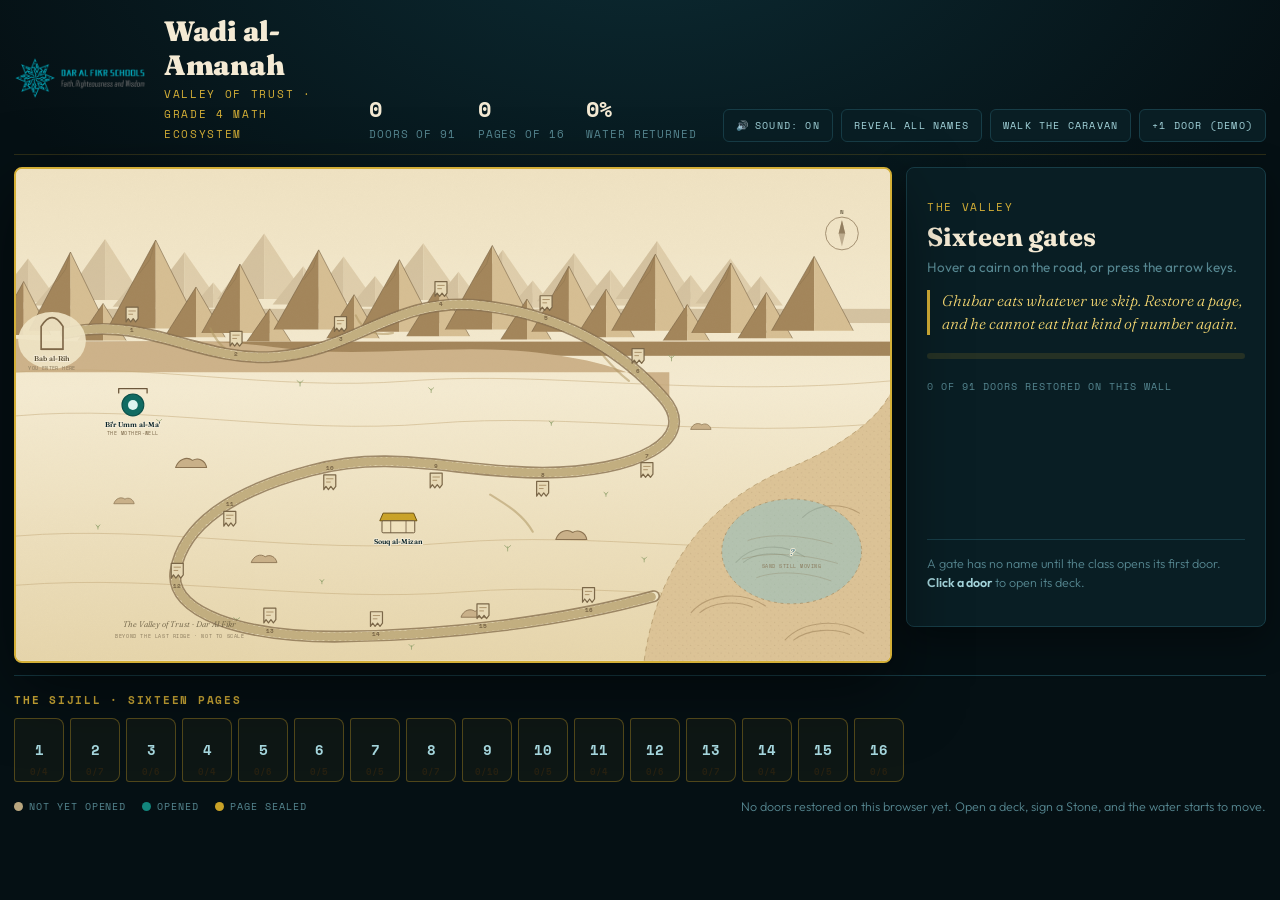
<file: slides/wadi-map.html>
<!doctype html>
<html lang="en" dir="ltr">
<head>
<meta charset="utf-8">
<meta name="viewport" content="width=device-width, initial-scale=1">
<title>The Map of Wadi al-Amanah · Grade 4</title>
<link rel="preconnect" href="https://fonts.googleapis.com">
<link rel="preconnect" href="https://fonts.gstatic.com" crossorigin>
<link rel="stylesheet" href="https://fonts.googleapis.com/css2?family=Fraunces:opsz,wght@9..144,400;9..144,600;9..144,900&family=Outfit:wght@300;400;600;700&family=Space+Mono:wght@400;700&display=swap">
<style>
:root{
  --night:#051014;
  --night-2:#091e24;
  --edge:#173d47;
  --gold:#d4af37;
  --gold-lit:#f6d872;
  --teal:#00bed6;
  --teal-deep:#0e8f94;
  --teal-lit:#38effa;
  --sand:#e2f2f5;
  --sand-2:#aedde6;
  --sand-3:#80c2cd;
  --paper:#f1f9fa;
  --ink:#082228;
  --ink-2:#1c4953;
  --dust:#568791;
  --chrome-text:#a4d5dc;
  --pass:#10b981;
}
*{box-sizing:border-box}
html,body{margin:0;min-height:100%}
body{
  background:
    radial-gradient(1200px 700px at 50% -10%, #0c2b33 0%, transparent 60%),
    var(--night);
  color:var(--chrome-text);
  font-family:"Outfit","Segoe UI",system-ui,sans-serif;
  font-weight:300;
  display:flex;flex-direction:column;align-items:center;
  padding:14px 14px 26px;
}
.shell{width:min(1600px,100%);display:flex;flex-direction:column;gap:12px}

/* ---------- chrome bar ---------- */
.bar{display:flex;flex-wrap:wrap;align-items:flex-end;gap:14px 26px;border-bottom:1px solid rgba(201,162,39,0.2);padding-bottom:12px;}
.mark{display:flex;align-items:baseline;gap:12px;flex:1 1 320px}
.mark h1{
  font-family:"Fraunces",Georgia,serif;font-weight:900;font-size:28px;letter-spacing:-.01em;
  margin:0;color:#f4ead4;
}
.mark .sub{
  font-family:"Space Mono",ui-monospace,monospace;font-size:10.5px;letter-spacing:.16em;
  text-transform:uppercase;color:var(--gold);
}
.counts{display:flex;gap:22px;font-family:"Space Mono",ui-monospace,monospace;font-size:11px;letter-spacing:.08em;text-transform:uppercase}
.counts b{display:block;font-size:22px;color:#f4ead4;letter-spacing:0;margin-bottom:1px;font-weight:700}
.counts span{color:var(--dust)}
.tools{display:flex;gap:8px;align-items:center;flex-wrap:wrap;}
button.tool{
  font-family:"Space Mono",ui-monospace,monospace;font-size:10px;letter-spacing:.12em;text-transform:uppercase;
  background:var(--night-2);color:var(--chrome-text);border:1px solid var(--edge);
  padding:8px 12px;border-radius:6px;cursor:pointer;transition:.15s;
  display:flex;align-items:center;gap:6px;
}
button.tool:hover{border-color:var(--gold);color:var(--gold-lit)}
button.tool[aria-pressed="true"]{background:rgba(201,162,39,.18);border-color:var(--gold);color:var(--gold-lit)}
button.tool:focus-visible{outline:2px solid var(--teal-lit);outline-offset:2px}

/* ---------- layout ---------- */
.stage{display:grid;grid-template-columns:minmax(0,1fr) 360px;gap:14px;align-items:start}
@media (max-width:1120px){.stage{grid-template-columns:minmax(0,1fr)}}

.frame{
  position:relative;border:2px solid var(--gold);border-radius:8px;overflow:hidden;
  background:var(--paper);box-shadow:0 24px 70px rgba(0,0,0,.55), inset 0 0 0 6px rgba(244,234,208,.9), inset 0 0 0 7px rgba(201,162,39,.35);
}
svg.map{display:block;width:100%;height:auto;touch-action:manipulation}

/* ---------- map pieces ---------- */
.site{cursor:pointer}
.site:focus{outline:none}
.site .hit{fill:transparent}
.site .cairn{transition:transform .18s ease}
.site:hover .cairn,.site:focus-visible .cairn,.site.sel .cairn{transform:translateY(-4px)}
.site .halo{opacity:0;transition:opacity .18s ease}
.site:hover .halo,.site:focus-visible .halo,.site.sel .halo{opacity:1}
.lbl{
  font-family:"Fraunces",Georgia,serif;font-size:13px;font-weight:600;fill:var(--ink);
  paint-order:stroke;stroke:rgba(246,238,217,.92);stroke-width:3.5px;stroke-linejoin:round;
}
.lbl.dim{fill:var(--dust);font-style:italic;font-weight:400}
.site .no{font-family:"Space Mono",ui-monospace,monospace;font-size:11px;font-weight:700}
.qtr{cursor:pointer}
.qtr .lbl{font-family:"Fraunces",Georgia,serif;font-style:italic;font-size:15px;fill:var(--dust)}
@media (prefers-reduced-motion:reduce){
  .site .cairn,.site .halo{transition:none}
  .flame{animation:none !important}
}
.flame{transform-origin:center;animation:flick 2.4s ease-in-out infinite}
@keyframes flick{0%,100%{transform:scale(1)}45%{transform:scale(1.18)}70%{transform:scale(.94)}}

/* Water animation */
@keyframes waterRipples {
  0% { stroke-dashoffset: 0; }
  100% { stroke-dashoffset: 40; }
}
.water-flow-line {
  animation: waterRipples 3s linear infinite;
}

/* ---------- folio ---------- */
.folio{
  border:1px solid var(--edge);border-radius:8px;background:var(--night-2);
  padding:20px 20px 22px;min-height:460px;display:flex;flex-direction:column;gap:4px;
  box-shadow:0 12px 36px rgba(0,0,0,0.4);
}
.folio .kick{font-family:"Space Mono",ui-monospace,monospace;font-size:10.5px;letter-spacing:.16em;text-transform:uppercase;color:var(--gold);margin-bottom:4px}
.folio h2{font-family:"Fraunces",Georgia,serif;font-weight:700;font-size:26px;line-height:1.15;margin:0;color:#f4ead4}
.folio .en{font-size:13.5px;color:var(--dust);margin:2px 0 10px;font-weight:400;}
.folio .guild-badge{
  display:inline-flex;align-items:center;gap:6px;background:rgba(18,133,124,0.18);
  border:1px solid var(--teal-lit);color:var(--teal-lit);padding:4px 10px;
  border-radius:6px;font-size:11.5px;font-weight:700;margin-bottom:12px;
}
.folio .page{
  font-family:"Fraunces",Georgia,serif;font-style:italic;font-size:15.5px;line-height:1.45;
  color:var(--gold-lit);border-left:3px solid var(--gold);padding-left:12px;margin:0 0 14px;
}
.folio .meter{height:6px;background:rgba(201,162,39,.14);border-radius:4px;overflow:hidden;margin-bottom:6px}
.folio .meter i{display:block;height:100%;background:linear-gradient(90deg,var(--gold),var(--gold-lit))}
.folio .mnote{font-family:"Space Mono",ui-monospace,monospace;font-size:10px;letter-spacing:.1em;text-transform:uppercase;color:var(--dust);margin-bottom:14px}
.doors{display:flex;flex-wrap:wrap;gap:6px;margin-bottom:6px}
.doors a,.doors span{
  font-family:"Space Mono",ui-monospace,monospace;font-size:11.5px;font-weight:700;
  padding:6px 9px;border-radius:5px;border:1px solid var(--edge);color:var(--dust);
  text-decoration:none;background:rgba(255,255,255,0.02);transition:all .15s ease;
}
.doors a{color:var(--chrome-text);border-color:#4d432f}
.doors a:hover{border-color:var(--teal-lit);color:var(--teal-lit);transform:translateY(-1px)}
.doors a:focus-visible{outline:2px solid var(--teal-lit);outline-offset:1px}
.doors .sealed{background:rgba(201,162,39,.22);border-color:var(--gold);color:var(--gold-lit);font-weight:800;box-shadow:0 0 8px rgba(201,162,39,0.3)}
.doors .unbuilt{opacity:.45}
.folio .hint{font-size:12.5px;color:var(--dust);line-height:1.5;margin-top:auto;padding-top:14px;border-top:1px solid var(--edge)}
.folio .hint b{color:var(--chrome-text);font-weight:600}

/* ---------- sijill ---------- */
.sijill{border-top:1px solid var(--edge);padding-top:16px}
.sijill h3{font-family:"Space Mono",ui-monospace,monospace;font-size:11px;letter-spacing:.16em;text-transform:uppercase;color:var(--gold);margin:0 0 10px;font-weight:700}
.pages{display:flex;gap:6px;flex-wrap:wrap;padding:0;margin:0;list-style:none}
.pg{
  position:relative;width:50px;height:64px;border-radius:3px 8px 8px 3px;
  border:1px solid rgba(201,162,39,.35);background:rgba(201,162,39,.05);
  overflow:hidden;cursor:pointer;padding:0;transition:.15s;
}
.pg:hover{border-color:var(--gold);transform:translateY(-2px)}
.pg:focus-visible{outline:2px solid var(--teal-lit);outline-offset:2px}
.pg i{position:absolute;left:0;right:0;bottom:0;background:linear-gradient(180deg,var(--gold-lit),var(--gold));opacity:.75}
.pg b{position:absolute;inset:0;display:flex;align-items:center;justify-content:center;font-family:"Space Mono",monospace;font-size:14px;font-weight:700;color:var(--chrome-text)}
.pg u{position:absolute;left:0;right:0;bottom:3px;text-align:center;font-family:"Space Mono",monospace;font-size:8.5px;text-decoration:none;color:rgba(42,34,17,.85);font-weight:700;}
.pg.part b,.pg.full b{color:#241d0c}
.pg.full{border-color:var(--gold);box-shadow:0 0 14px rgba(201,162,39,.45)}
.pg.full i{opacity:1}
.pg.sel{border-color:var(--teal-lit);box-shadow:0 0 0 2px rgba(47,192,178,.45)}
.foot{display:flex;flex-wrap:wrap;gap:6px 22px;font-size:12.5px;color:var(--dust);line-height:1.5;align-items:center;}
.foot b{color:var(--gold);font-weight:600}
.legend{display:flex;gap:16px;flex-wrap:wrap;font-family:"Space Mono",monospace;font-size:9.5px;letter-spacing:.1em;text-transform:uppercase;color:var(--dust)}
.legend em{display:inline-block;width:9px;height:9px;border-radius:50%;margin-right:6px;vertical-align:-1px}

/* Audio Indicator */
.audio-live-pill {
  display: inline-flex; align-items: center; gap: 6px; font-family: 'Space Mono', monospace; font-size: 10px;
  background: rgba(18,133,124,0.15); border: 1px solid var(--teal-lit); color: var(--teal-lit);
  padding: 4px 8px; border-radius: 999px;
}
.audio-live-dot { width: 6px; height: 6px; border-radius: 50%; background: var(--teal-lit); box-shadow: 0 0 6px var(--teal-lit); }
</style>
</head>
<body>
<div class="shell">

  <!-- Header Bar -->
  <div class="bar">
    <div class="mark" style="display:flex;align-items:center;gap:18px;">
      <a href="/" title="Back to Learning Hub" style="display:flex;align-items:center;"><img src="/assets/img/daf-logo.png" alt="Dar Al Fikr Schools" style="height:44px;object-fit:contain;"></a>
      <div>
      <h1>Wadi al-Amanah</h1>
      <span class="sub">Valley of Trust · Grade 4 Math Ecosystem</span>
    </div></div>
    <div class="counts">
      <div><b id="cDoors">0</b><span>doors of 91</span></div>
      <div><b id="cPages">0</b><span>pages of 16</span></div>
      <div><b id="cWater">0%</b><span>water returned</span></div>
    </div>
    <div class="tools">
      <button class="tool" id="tAudio" aria-pressed="false" title="Toggle Procedural Desert & Lantern Sounds (100% Offline Web Audio)">
        <span id="audioIcon">🔊</span> <span id="audioLabel">Sound: ON</span>
      </button>
      <button class="tool" id="tPreview" aria-pressed="false" title="Teacher planning view. Reveal all Gate names.">Reveal all names</button>
      <button class="tool" id="tWalk" title="Send the caravan along the road as far as the wall has restored.">Walk the caravan</button>
      <button class="tool" id="tSimulate" title="Simulate +1 sealed door for classroom demonstration">+1 Door (Demo)</button>
    </div>
  </div>

  <div class="stage">
    <!-- Map Frame -->
    <div class="frame">
      <svg class="map" id="map" viewBox="0 0 1600 900" xmlns="http://www.w3.org/2000/svg" role="application" aria-label="Map of the valley of Wadi al-Amanah. Sixteen gates. Use arrow keys to move between gates.">
        <defs>
          <linearGradient id="gSky" x1="0" y1="0" x2="0" y2="1">
            <stop offset="0" stop-color="#efe2c2"/><stop offset=".45" stop-color="#f4ead0"/><stop offset="1" stop-color="#e6d5ab"/>
          </linearGradient>
          <radialGradient id="gLamp" cx="50%" cy="50%">
            <stop offset="0" stop-color="#ffe9a8" stop-opacity=".85"/><stop offset="1" stop-color="#ffe9a8" stop-opacity="0"/>
          </radialGradient>
          <radialGradient id="gHalo" cx="50%" cy="50%">
            <stop offset="0" stop-color="#12857c" stop-opacity=".30"/><stop offset="1" stop-color="#12857c" stop-opacity="0"/>
          </radialGradient>
          <pattern id="pStipple" width="14" height="14" patternUnits="userSpaceOnUse">
            <circle cx="3" cy="4" r="1" fill="#a68a60" opacity=".45"/>
            <circle cx="10" cy="10" r="1" fill="#a68a60" opacity=".35"/>
            <circle cx="12" cy="2" r=".8" fill="#a68a60" opacity=".25"/>
          </pattern>
          <filter id="fGrain" x="0" y="0" width="100%" height="100%">
            <feTurbulence type="fractalNoise" baseFrequency=".9" numOctaves="3" result="n"/>
            <feColorMatrix in="n" type="saturate" values="0"/>
            <feComponentTransfer><feFuncA type="linear" slope=".055"/></feComponentTransfer>
          </filter>
          <filter id="fGlow" x="-60%" y="-60%" width="220%" height="220%">
            <feGaussianBlur stdDeviation="5" result="b"/><feMerge><feMergeNode in="b"/><feMergeNode in="SourceGraphic"/></feMerge>
          </filter>

          <!-- The serpentine watercourse -->
          <path id="bed" d="M 92 300
               C 240 268, 330 352, 470 344
               C 620 336, 690 232, 852 250
               C 1010 268, 1116 340, 1186 420
               C 1252 496, 1136 556, 964 556
               C 806 556, 690 512, 540 552
               C 396 590, 306 652, 292 736
               C 280 812, 414 858, 596 856
               C 792 854, 1000 828, 1168 782"/>

          <!-- Water reveal mask based on class progress -->
          <mask id="mWater" maskUnits="userSpaceOnUse" x="0" y="0" width="1600" height="900">
            <use id="waterMask" href="#bed" stroke="#fff" stroke-width="28" fill="none" stroke-linecap="round"/>
          </mask>
        </defs>

        <rect width="1600" height="900" fill="url(#gSky)"/>

        <!-- Irregular Mountain Ranges -->
        <g id="ranges"></g>

        <!-- The Plain Contours -->
        <g fill="none" stroke="#c2a878" stroke-width="1.3" opacity=".7">
          <path d="M0 372 C220 352, 470 408, 720 388 C980 368, 1240 420, 1600 388"/>
          <path d="M0 452 C240 430, 500 488, 760 466 C1020 444, 1280 496, 1600 464"/>
          <path d="M0 672 C260 650, 520 708, 800 684 C1060 662, 1320 714, 1600 682"/>
          <path d="M0 762 C280 740, 540 796, 820 774 C1080 754, 1340 804, 1600 772"/>
        </g>
        <g fill="none" stroke="#b09763" stroke-width="4" stroke-linecap="round" opacity=".55">
          <path d="M356 292 C372 330, 398 340, 424 348"/>
          <path d="M622 268 C636 300, 664 306, 690 300"/>
          <path d="M1046 296 C1066 336, 1092 364, 1122 388"/>
          <path d="M868 596 C900 616, 928 632, 946 664"/>
        </g>
        <g id="flora"></g>

        <!-- Eastern Sands -->
        <path d="M1150 900 C1178 700, 1290 600, 1414 548 C1516 506, 1578 456, 1600 412 L1600 900 Z" fill="#dcc396"/>
        <path d="M1150 900 C1178 700, 1290 600, 1414 548 C1516 506, 1578 456, 1600 412 L1600 900 Z" fill="url(#pStipple)"/>
        <path d="M1150 900 C1178 700, 1290 600, 1414 548 C1516 506, 1578 456, 1600 412"
              fill="none" stroke="#b39a6c" stroke-width="1.6" stroke-dasharray="9 8" opacity=".9"/>
        <g fill="none" stroke="#a68a60" stroke-width="2" stroke-linecap="round" opacity=".65">
          <path d="M1236 812 C1268 776, 1330 772, 1372 800 M1252 812 C1276 792, 1320 790, 1348 802"/>
          <path d="M1318 720 C1348 686, 1406 684, 1444 710 M1332 720 C1354 702, 1394 700, 1420 712"/>
          <path d="M1408 862 C1442 826, 1508 822, 1552 850 M1424 862 C1450 842, 1496 840, 1526 852"/>
          <path d="M1440 638 C1466 612, 1512 610, 1544 630"/>
        </g>

        <!-- Dry Bed & Animated Returning Watercourse -->
        <use href="#bed" stroke="#8a7250" stroke-width="22" fill="none" stroke-linecap="round" opacity=".8"/>
        <use href="#bed" stroke="#efe4c4" stroke-width="16" fill="none" stroke-linecap="round"/>
        <use href="#bed" stroke="#b09763" stroke-width="16" fill="none" stroke-linecap="round" stroke-dasharray="2 8" opacity=".7"/>
        
        <!-- Masked Water Layer with Animation -->
        <g mask="url(#mWater)">
          <use href="#bed" stroke="#0f9d90" stroke-width="14" fill="none" stroke-linecap="round" opacity=".95"/>
          <use href="#bed" class="water-flow-line" stroke="#dff5f1" stroke-width="3" fill="none" stroke-dasharray="8 14" stroke-linecap="round" opacity=".85"/>
        </g>

        <!-- Palms along the watercourse -->
        <g id="palms" fill="#0f6a61" opacity=".9"></g>

        <!-- Gate of the Wind (Bab al-Rih) -->
        <g transform="translate(66,296)">
          <ellipse cx="0" cy="18" rx="62" ry="52" fill="#f0e5c6" opacity=".92"/>
          <path d="M-20,34 L-20,-8 Q0,-40 20,-8 L20,34 Z" fill="none" stroke="#7d6647" stroke-width="3"/>
          <path d="M-20,34 L20,34" stroke="#7d6647" stroke-width="3"/>
          <text x="0" y="56" text-anchor="middle" class="lbl" style="font-family:Fraunces,Georgia,serif;font-size:13px;fill:#5d5137">Bab al-Rih</text>
          <text x="0" y="72" text-anchor="middle" style="font-family:'Space Mono',monospace;font-size:9px;fill:#8a7a5c;letter-spacing:.08em">YOU ENTER HERE</text>
        </g>

        <!-- Landmarks -->
        <g transform="translate(214,432)">
          <circle r="20" fill="#0f6a61" stroke="#0a4f49" stroke-width="2"/>
          <circle r="9" fill="#dff5f1"/>
          <path d="M-26 -22 L-26 -30 M26 -22 L26 -30 M-26 -30 L26 -30" stroke="#6b563a" stroke-width="2.4" fill="none" stroke-linecap="round"/>
          <text y="40" text-anchor="middle" class="lbl">Bi'r Umm al-Ma'</text>
          <text y="55" text-anchor="middle" style="font-family:'Space Mono',monospace;font-size:8.5px;letter-spacing:.1em;fill:#7a6647">THE MOTHER-WELL</text>
        </g>
        <g transform="translate(700,650)">
          <path d="M-34 -6 L-28 -20 L28 -20 L34 -6 Z" fill="#c9a227" stroke="#6b4f0f" stroke-width="1.8" stroke-linejoin="round"/>
          <rect x="-30" y="-6" width="60" height="22" rx="2" fill="#f0e2bd" stroke="#6b563a" stroke-width="1.8"/>
          <path d="M-14 -6 L-14 16 M14 -6 L14 16" stroke="#6b563a" stroke-width="1.4"/>
          <text y="36" text-anchor="middle" class="lbl">Souq al-Mizan</text>
        </g>

        <!-- The Unwritten Quarter -->
        <g class="qtr" id="quarter" transform="translate(1420,700)" tabindex="0" role="button" aria-label="Unmapped ground in the east">
          <ellipse rx="128" ry="96" fill="var(--sand-3)" opacity=".45"/>
          <ellipse rx="128" ry="96" fill="none" stroke="#a68a60" stroke-width="1.5" stroke-dasharray="5 7" opacity=".9"/>
          <g id="qtrSand" stroke="#8a7a5c" fill="none" opacity=".55" stroke-linecap="round">
            <path d="M-80 -20 C-40 -34, 20 -30, 74 -14"/>
            <path d="M-90 14 C-44 0, 22 4, 84 22"/>
            <path d="M-64 48 C-26 34, 30 38, 72 54"/>
          </g>
          <text id="qtrLabel" y="6" text-anchor="middle" class="lbl">?</text>
          <text id="qtrSub" y="30" text-anchor="middle" style="font-family:'Space Mono',monospace;font-size:9px;fill:#8a7a5c;letter-spacing:.1em">SAND STILL MOVING</text>
        </g>

        <!-- Upgraded Caravan Token Group -->
        <g id="caravan" opacity="0">
          <circle r="14" fill="rgba(201,162,39,0.25)" stroke="#c9a227" stroke-width="1.5"/>
          <circle r="7" fill="#c9a227" stroke="#7a6014" stroke-width="2"/>
          <circle r="2.5" fill="#f4ead0"/>
          <!-- Moving Dust Particles -->
          <circle cx="-12" cy="4" r="2" fill="#dcc79a" opacity=".7"/>
          <circle cx="-18" cy="8" r="1.5" fill="#dcc79a" opacity=".5"/>
        </g>

        <!-- Gate sites injected here along #bed -->
        <g id="sites"></g>

        <!-- Compass Rose -->
        <g transform="translate(1512,118)" opacity=".8">
          <circle r="30" fill="none" stroke="#7d6647" stroke-width="1.5"/>
          <path d="M0,-24 L6,0 L0,24 L-6,0 Z" fill="#7d6647" opacity=".55"/>
          <path d="M0,-24 L6,0 L-6,0 Z" fill="#7d6647"/>
          <text y="-36" text-anchor="middle" style="font-family:'Space Mono',monospace;font-size:11px;font-weight:700;fill:#5d5137">N</text>
        </g>

        <!-- Cartouche -->
        <g transform="translate(300,838)">
          <text text-anchor="middle" style="font-family:Fraunces,Georgia,serif;font-style:italic;font-size:15px;fill:#5d5137">
            The Valley of Trust · Dar Al Fikr
          </text>
          <text y="20" text-anchor="middle" style="font-family:'Space Mono',monospace;font-size:9px;letter-spacing:.12em;fill:#8a7a5c">
            BEYOND THE LAST RIDGE · NOT TO SCALE
          </text>
        </g>

        <rect width="1600" height="900" filter="url(#fGrain)" pointer-events="none" opacity=".55"/>
      </svg>
    </div>

    <!-- Interactive Gate Folio Drawer -->
    <aside class="folio" id="folio" aria-live="polite">
      <p class="kick" id="fKick">The valley</p>
      <h2 id="fName">Sixteen gates</h2>
      <p class="en" id="fEn">Hover a cairn on the road, or press the arrow keys.</p>
      <div id="fGuild" style="display:none;" class="guild-badge">🏛️ Vocational Guild</div>
      <p class="page" id="fPage">Ghubar eats whatever we skip. Restore a page, and he cannot eat that kind of number again.</p>
      <div class="meter"><i id="fMeter" style="width:0%"></i></div>
      <p class="mnote" id="fMeterNote">nothing restored yet</p>
      <div class="doors" id="fDoors"></div>
      <p class="hint" id="fHint">A gate has no name until the class opens its first door. <b>Click a door</b> to open its deck.</p>
    </aside>
  </div>

  <!-- Sijill Ribbon -->
  <div class="sijill">
    <h3>The Sijill · sixteen pages</h3>
    <ul class="pages" id="pages"></ul>
  </div>

  <!-- Footer Legend -->
  <div class="foot">
    <span class="legend">
      <span><em style="background:#b9a67f"></em>not yet opened</span>
      <span><em style="background:#12857c"></em>opened</span>
      <span><em style="background:#c9a227"></em>page sealed</span>
    </span>
    <span id="note" style="margin-left:auto;"></span>
  </div>
</div>

<script>
/* =========================================================================
   PROCEDURAL WEB AUDIO SYNTHESIZER (100% Offline · Zero CDN Dependency)
   Generates desert wind, flowing streams, brass bells, and resonant chimes
   ========================================================================= */
const AudioEngine = (function () {
  let ctx = null;
  let enabled = true;

  function initCtx() {
    if (!ctx) {
      const AudioContext = window.AudioContext || window.webkitAudioContext;
      if (AudioContext) ctx = new AudioContext();
    }
    if (ctx && ctx.state === "suspended") {
      ctx.resume();
    }
  }

  function playChime(freq = 520, duration = 1.2) {
    if (!enabled) return;
    initCtx();
    if (!ctx) return;
    try {
      const osc = ctx.createOscillator();
      const gain = ctx.createGain();
      osc.type = "sine";
      osc.frequency.setValueAtTime(freq, ctx.currentTime);
      osc.frequency.exponentialRampToValueAtTime(freq * 1.5, ctx.currentTime + duration);

      gain.gain.setValueAtTime(0.18, ctx.currentTime);
      gain.gain.exponentialRampToValueAtTime(0.0001, ctx.currentTime + duration);

      osc.connect(gain);
      gain.connect(ctx.destination);
      osc.start();
      osc.stop(ctx.currentTime + duration);
    } catch (e) {}
  }

  function playCaravanStep() {
    if (!enabled) return;
    initCtx();
    if (!ctx) return;
    try {
      // Brass camel bell metallic ping
      const osc = ctx.createOscillator();
      const gain = ctx.createGain();
      osc.type = "triangle";
      osc.frequency.setValueAtTime(880 + Math.random() * 80, ctx.currentTime);
      gain.gain.setValueAtTime(0.08, ctx.currentTime);
      gain.gain.exponentialRampToValueAtTime(0.0001, ctx.currentTime + 0.35);

      osc.connect(gain);
      gain.connect(ctx.destination);
      osc.start();
      osc.stop(ctx.currentTime + 0.35);
    } catch (e) {}
  }

  function playStonePlace() {
    if (!enabled) return;
    initCtx();
    if (!ctx) return;
    try {
      const osc = ctx.createOscillator();
      const gain = ctx.createGain();
      osc.type = "triangle";
      osc.frequency.setValueAtTime(140, ctx.currentTime);
      osc.frequency.exponentialRampToValueAtTime(45, ctx.currentTime + 0.4);

      gain.gain.setValueAtTime(0.3, ctx.currentTime);
      gain.gain.exponentialRampToValueAtTime(0.0001, ctx.currentTime + 0.4);

      osc.connect(gain);
      gain.connect(ctx.destination);
      osc.start();
      osc.stop(ctx.currentTime + 0.4);
    } catch (e) {}
  }

  return {
    init: initCtx,
    chime: playChime,
    caravan: playCaravanStep,
    stone: playStonePlace,
    toggle: function () {
      enabled = !enabled;
      return enabled;
    },
    isEnabled: function () { return enabled; }
  };
})();

/* =========================================================================
   VALLEY CORE MAP & SIJILL DATA ENGINE
   ========================================================================= */
(function () {
  "use strict";

  var GATES = [
    { ar:"Sahat al-Misbah",       en:"Lantern Court",              guild:"Al-Balad Vault Clerks",       page:"every digit keeps its seat",                          doors:["1-1","1-2","1-3","1-4"] },
    { ar:"Diwan al-Hisab",        en:"the Counting House",         guild:"Caravan Customs Inspectors",  page:"every sum and difference can be checked",             doors:["2-1","2-2","2-3","2-4","2-5","2-6","2-7"] },
    { ar:"Nakhil Yusuf",          en:"the Palm Nursery",           guild:"Date Nursery Agronomists",    page:"a jump of one place is ten times",                    doors:["3-1","3-2","3-3","3-4","3-6","3-8"] },
    { ar:"Mashghala al-Qawafil",  en:"the Caravan Workshop",       guild:"Expedition Logisticians",     page:"two digits by two digits, honest partials",           doors:["4-1","4-2","4-3","4-5"] },
    { ar:"Qismat al-Ma'",         en:"the Water Share",            guild:"Solar Still Watermasters",    page:"divide, and say what the leftover means",             doors:["5-1","5-2","5-3","5-4","5-5","5-6"] },
    { ar:"Souq al-Su'al",         en:"Market of the Hidden Ask",   guild:"Souq Trade Detectives",       page:"every stall hides a second question",                 doors:["6-1","6-2","6-3","6-5","6-6"] },
    { ar:"Bayt al-Tamr",          en:"the House of Dates",         guild:"Date Packhouse Masters",      page:"some boxes will not split",                           doors:["7-1","7-2","7-3","7-4","7-5"] },
    { ar:"Sahn al-Zill",          en:"Courtyard of Shade",         guild:"Courtyard Shadow Masons",     page:"the same floor, a finer cut",                         doors:["8-1","8-2","8-3","8-4","8-5","8-6","8-7"] },
    { ar:"Suffat al-Iftar",       en:"the Sharing Ledge",          guild:"Community Feast Bakers",      page:"join and separate parts of the same whole",           doors:["9-1","9-2","9-3","9-4","9-5","9-6","9-7","9-8","9-9","9-10"] },
    { ar:"Qirbat al-Juz'",        en:"Water-Skin of Parts",        guild:"Haramain Rail Dispatchers",   page:"a fraction is copies of one part",                    doors:["10-1","10-2","10-3","10-4","10-5"] },
    { ar:"Darb al-Athar",         en:"the Track",                  guild:"Marine Track Scientists",     page:"read the value, not the pile of dots",                doors:["11-1","11-2","11-3","11-4"] },
    { ar:"Dakkan al-Halalah",     en:"the Honest Coin",            guild:"Royal Mint Cashiers",         page:"tenths, hundredths, and honest change",               doors:["12-1","12-2","12-3","12-4","12-5","12-6"] },
    { ar:"Mizan al-Dhira'",       en:"the House of the Cubit",     guild:"Civil Engineering Surveyors", page:"both rod-families are a trust",                       doors:["13-1","13-2","13-3","13-4","13-5","13-6","13-7"] },
    { ar:"Silsilat al-Najm",      en:"the Chain of Stars",         guild:"Ridge Trail Cryptographers",  page:"the rule, and what the rule does not say",            doors:["14-1","14-2","14-3","14-4"] },
    { ar:"al-Mizwala",            en:"the Sundial",                guild:"Astrolabe Solar Observers",   page:"degrees are counted turns",                           doors:["15-1","15-2","15-4","15-5","15-6"] },
    { ar:"Qubbat al-Thamaniya",   en:"the Eight-Point Dome",       guild:"Master Geometric Architects", page:"lines, triangles, quadrilaterals, symmetry",          doors:["16-1","16-2","16-3","16-4","16-5","16-6"] }
  ];

  /* Built standalone interactive HTML decks */
  var BUILT = {};
  ["1-1","1-2","1-3","1-4","2-1","2-2","2-3","2-4","2-5","2-6","2-7",
   "3-1","3-2","3-3","3-4","3-6","3-8","4-1","4-2","4-3","4-5",
   "5-1","5-2","5-3","5-4","5-5","5-6","6-1","6-2","6-3","6-5","6-6",
   "7-1","7-2","7-3","7-4","7-5","8-1","8-2","8-3","8-4","8-5","8-6","8-7",
   "9-1","9-2","9-3","9-4","9-5","9-6","9-7","9-8","9-9","9-10",
   "10-1","10-2","10-3","10-4","10-5","11-1","11-2","11-3","11-4",
   "12-1","12-2","12-3","12-4","12-5","12-6","13-1","13-2","13-3","13-4","13-5","13-6","13-7",
   "14-1","14-2","14-3","14-4","15-1","15-2","15-4","15-5","15-6",
   "16-1","16-2","16-3","16-4","16-5","16-6"].forEach(function (c) { BUILT[c] = 1; });

  var QUARTER_UNLOCK = 12;
  var SVGNS = "http://www.w3.org/2000/svg";

  /* ---------- ledger sync ---------- */
  var ledger = {};
  try { ledger = JSON.parse(localStorage.getItem("daf.sijill.v1") || "{}") || {}; } catch (e) { ledger = {}; }
  function sealedDoor(code) { return !!(ledger[code] && ledger[code].done); }

  var totalDoors = 0, doneDoors = 0, sealedPages = 0;
  function recomputeLedger() {
    totalDoors = 0; doneDoors = 0; sealedPages = 0;
    GATES.forEach(function (g) {
      g.done = g.doors.filter(sealedDoor).length;
      g.total = g.doors.length;
      g.full = g.done >= g.total;
      g.open = g.done > 0;
      totalDoors += g.total; doneDoors += g.done; if (g.full) sealedPages += 1;
    });
    waterPct = totalDoors ? doneDoors / totalDoors : 0;
    quarterOpen = sealedPages >= QUARTER_UNLOCK;
  }
  var waterPct = 0, quarterOpen = false;
  recomputeLedger();

  /* ---------- terrain generation ---------- */
  (function ranges() {
    var host = document.getElementById("ranges");
    function range(base, seed, faceL, faceD, ink, op, scale) {
      var g = document.createElementNS(SVGNS, "g");
      g.setAttribute("opacity", String(op));
      var x = -40, out = "";
      seed.forEach(function (s, i) {
        var w = s[0] * scale, h = s[1] * scale, b = base + (s[2] || 0), cx = x + w;
        out += '<polygon points="' + (cx - w) + ',' + b + ' ' + cx + ',' + (b - h) + ' ' + cx + ',' + b + '" fill="' + faceD + '"/>' +
               '<polygon points="' + cx + ',' + (b - h) + ' ' + (cx + w * 0.92) + ',' + b + ' ' + cx + ',' + b + '" fill="' + faceL + '"/>';
        if (ink) {
          out += '<polyline points="' + (cx - w) + ',' + b + ' ' + cx + ',' + (b - h) + ' ' + (cx + w * 0.92) + ',' + b + '"' +
                 ' fill="none" stroke="' + ink + '" stroke-width="1.6" stroke-linejoin="round" opacity=".6"/>';
          if (h > 100 * scale) {
            out += '<polyline points="' + (cx - w * 0.34) + ',' + (b - h * 0.62) + ' ' + (cx - w * 0.12) + ',' + (b - h * 0.78) + ' ' + cx + ',' + (b - h) + '"' +
                   ' fill="none" stroke="' + ink + '" stroke-width="1.2" opacity=".3"/>';
          }
        }
        x += w * 1.18;
      });
      out += '<rect x="-40" y="' + (base + 12) + '" width="1700" height="26" fill="' + faceD + '"/>';
      g.innerHTML = out;
      host.appendChild(g);
    }
    range(244, [[62,80,0],[44,52,6],[78,112,-4],[52,64,8],[70,92,0],[40,46,10],[86,120,-6],[56,70,4],[64,84,0],[46,56,8],[80,104,-4],[50,62,6],
                [72,96,0],[42,50,10],[68,88,-2],[54,66,6],[76,106,-6],[48,58,8],[64,82,2],[44,54,6]],
          "#c6ad82", "#ab9066", "", 0.42, 1);
    range(304, [[54,98,0],[76,144,-8],[46,68,10],[88,162,-12],[58,92,4],[70,126,-4],[42,60,12],[82,146,-10],[50,80,6],[74,132,-6],[60,96,2],[86,154,-10],
                [48,74,8],[68,120,-6],[56,88,4],[80,140,-8],[44,66,10],[72,128,-4],[52,84,6],[78,136,-8]],
          "#d6be92", "#a3855a", "#6b563a", 1, 1);
    
    var FOOT = "M-40 306 C 140 330, 300 302, 470 326 C 640 350, 800 316, 970 338 C 1080 352, 1150 376, 1196 420";
    var foot = document.createElementNS(SVGNS, "path");
    foot.setAttribute("d", FOOT + " L1196 372 L-40 372 Z");
    foot.setAttribute("fill", "#cdb289");
    host.appendChild(foot);
  })();

  (function flora() {
    var host = document.getElementById("flora"), out = "";
    [[196,606],[452,712],[1014,668],[1252,470],[836,812],[318,536]].forEach(function (p, i) {
      var s = 0.85 + (i % 3) * 0.22;
      out += '<g transform="translate(' + p[0] + ',' + p[1] + ') scale(' + s + ')" fill="#c9b088" stroke="#8a7250" stroke-width="1.5" stroke-linejoin="round">' +
             '<path d="M-20 8 C-16 -4, -4 -8, 4 -2 C12 -7, 22 -2, 24 8 Z"/></g>';
    });
    [[150,660],[262,468],[520,398],[560,760],[760,410],[900,700],[1080,600],[1150,720],[404,832],[980,470],[724,880],[1200,352]]
      .forEach(function (p, i) {
        var r = 4 + (i % 3);
        out += '<g transform="translate(' + p[0] + ',' + p[1] + ')" stroke="#8fa06a" stroke-width="1.6" fill="none" opacity=".85">' +
               '<path d="M0 0 L0 -' + (r + 3) + ' M0 -' + r + ' L-' + r + ' -' + (r + 5) + ' M0 -' + r + ' L' + r + ' -' + (r + 5) + '"/></g>';
      });
    host.innerHTML = out;
  })();

  /* ---------- riverbed watercourse update ---------- */
  var bed = document.getElementById("bed");
  var bedLen = bed.getTotalLength();
  var wmask = document.getElementById("waterMask");
  function updateWater() {
    wmask.style.strokeDasharray = bedLen + " " + bedLen;
    wmask.style.strokeDashoffset = String(bedLen * (1 - waterPct));
  }
  updateWater();

  /* ---------- palms ---------- */
  function renderPalms() {
    var host = document.getElementById("palms");
    host.innerHTML = "";
    var spots = [0.07, 0.16, 0.21, 0.27, 0.39, 0.44, 0.58, 0.63, 0.74, 0.81, 0.90];
    spots.forEach(function (t, i) {
      if (t > waterPct + 0.02) return;
      var p = bed.getPointAtLength(bedLen * t);
      var up = i % 2 ? -1 : 1, h = 30 + (i % 3) * 9;
      var g = document.createElementNS(SVGNS, "g");
      g.setAttribute("transform", "translate(" + p.x.toFixed(1) + "," + (p.y + up * 34).toFixed(1) + ")");
      g.innerHTML =
        '<path d="M0 0 C -1.5 -' + (h * 0.5) + ', 1.5 -' + (h * 0.7) + ', 0 -' + h + '" stroke="#8a6b3a" stroke-width="3.4" fill="none" stroke-linecap="round"/>' +
        '<g stroke="#0f6a61" stroke-width="2.6" fill="none" stroke-linecap="round">' +
        '<path d="M0 -' + h + ' C -8 -' + (h + 7) + ', -15 -' + (h + 5) + ', -19 -' + (h - 1) + '"/>' +
        '<path d="M0 -' + h + ' C 8 -' + (h + 7) + ', 15 -' + (h + 5) + ', 19 -' + (h - 1) + '"/>' +
        '<path d="M0 -' + h + ' C -6 -' + (h + 11) + ', -11 -' + (h + 12) + ', -14 -' + (h + 8) + '"/>' +
        '<path d="M0 -' + h + ' C 6 -' + (h + 11) + ', 11 -' + (h + 12) + ', 14 -' + (h + 8) + '"/>' +
        '</g>';
      host.appendChild(g);
    });
  }
  renderPalms();

  /* ---------- gate sites ---------- */
  var sitesG = document.getElementById("sites");
  var nodes = [];
  function renderGateSites() {
    sitesG.innerHTML = "";
    nodes = [];
    GATES.forEach(function (g, i) {
      var t = (i + 0.62) / (GATES.length + 0.25);
      var p = bed.getPointAtLength(bedLen * t);
      var ahead = bed.getPointAtLength(Math.min(bedLen, bedLen * t + 26));
      var above = ahead.x >= p.x ? -1 : 1;
      g.x = p.x; g.y = p.y + above * 30; g.above = above;

      var el = document.createElementNS(SVGNS, "g");
      el.setAttribute("class", "site" + (g.full ? " full" : "") + (g.open ? " open" : ""));
      el.setAttribute("transform", "translate(" + g.x.toFixed(1) + "," + g.y.toFixed(1) + ")");
      el.setAttribute("tabindex", "0");
      el.setAttribute("role", "button");
      el.setAttribute("aria-label", label(g, i) + ". " + g.done + " of " + g.total + " doors restored.");

      var body = g.full
        ? '<polygon class="cairn" points="0,-20 5.9,-6.3 20,-6.3 8.8,3.2 12.6,17.4 0,9 -12.6,17.4 -8.8,3.2 -20,-6.3 -5.9,-6.3"' +
          ' fill="#c9a227" stroke="#6b4f0f" stroke-width="1.8" stroke-linejoin="round"/>'
        : g.open
          ? '<g class="cairn"><rect x="-11" y="-14" width="22" height="28" rx="1.5" fill="#f7efd8" stroke="#0f6a61" stroke-width="2.6"/>' +
            '<path d="M-6,-7 H6 M-6,-1 H6 M-6,5 H2" stroke="#0f6a61" stroke-width="1.8" stroke-linecap="round" opacity=".75"/></g>'
          : '<g class="cairn"><path d="M-11,-14 L11,-14 L11,7 L6.5,13 L2,7 L-2.5,13 L-7,7 L-11,13 Z"' +
            ' fill="#e8dab6" stroke="#7a6647" stroke-width="2.2" stroke-linejoin="round"/>' +
            '<path d="M-6,-7 H6 M-6,-1 H1" stroke="#a68a60" stroke-width="1.6" stroke-linecap="round"/></g>';

      var named = g.open || reveal;
      el.innerHTML =
        '<circle class="halo" r="34" fill="url(#gHalo)"/>' +
        (g.full ? '<circle r="24" fill="url(#gLamp)" opacity=".8"/>' : '') +
        body +
        (i === 0 && g.open ? '<circle class="flame" cy="-1" r="3.4" fill="#ffd968" filter="url(#fGlow)"/>' : '') +
        '<text class="no" y="' + (above < 0 ? 31 : -23) + '" text-anchor="middle" fill="' + (g.full ? "#6b4f0f" : g.open ? "#0f6a61" : "#7a6647") + '">' + (i + 1) + '</text>' +
        '<text class="lbl' + (named ? '' : ' dim') + '" y="' + (above < 0 ? 48 : -40) + '" text-anchor="middle">' + (named ? esc(g.ar) : '') + '</text>' +
        '<circle class="hit" r="30"/>';

      sitesG.appendChild(el);
      nodes.push(el);

      el.addEventListener("mouseenter", function () { if (pinned === null) show(i); });
      el.addEventListener("mouseleave", function () { if (pinned === null) show(null); });
      el.addEventListener("focus", function () { show(i); });
      el.addEventListener("click", function () { 
        pinned = i; 
        select(i);
        AudioEngine.chime(440 + i * 35, 1.0);
      });
      el.addEventListener("keydown", function (ev) {
        if (ev.key === "Enter" || ev.key === " ") { 
          ev.preventDefault(); 
          pinned = i; 
          select(i);
          AudioEngine.chime(440 + i * 35, 1.0);
        }
      });
    });
  }
  renderGateSites();

  function label(g, i) {
    if (g.open || reveal) return g.ar;
    return "Gate " + (i + 1);
  }
  function esc(s) { return String(s).replace(/[&<>]/g, function (c) { return { "&": "&amp;", "<": "&lt;", ">": "&gt;" }[c]; }); }

  /* ---------- folio & drawer ---------- */
  var pinned = null, reveal = false, cur = null;
  var fKick = document.getElementById("fKick"), fName = document.getElementById("fName"),
      fEn = document.getElementById("fEn"), fPage = document.getElementById("fPage"),
      fGuild = document.getElementById("fGuild"),
      fMeter = document.getElementById("fMeter"), fMeterNote = document.getElementById("fMeterNote"),
      fDoors = document.getElementById("fDoors"), fHint = document.getElementById("fHint");

  function show(i) {
    cur = i;
    nodes.forEach(function (n, k) { n.classList.toggle("sel", k === i); });
    paintPages();
    if (i === null) {
      fKick.textContent = "The valley";
      fName.textContent = "Sixteen gates";
      fEn.textContent = "Hover a cairn on the road, or press the arrow keys.";
      fGuild.style.display = "none";
      fPage.textContent = "Ghubar eats whatever we skip. Restore a page, and he cannot eat that kind of number again.";
      fMeter.style.width = Math.round(waterPct * 100) + "%";
      fMeterNote.textContent = doneDoors + " of " + totalDoors + " doors restored on this wall";
      fDoors.innerHTML = "";
      fHint.innerHTML = "A gate has no name until the class opens its first door. <b>Click a door</b> to open its deck.";
      return;
    }
    var g = GATES[i];
    var known = g.open || reveal;
    fKick.textContent = "Gate " + (i + 1) + " · page " + (i + 1) + " of the Sijill";
    fName.textContent = known ? g.ar : "Not yet opened";
    fEn.textContent = known ? g.en : "The class has not opened a door here. It has no name on this wall yet.";
    
    if (known && g.guild) {
      fGuild.style.display = "inline-flex";
      fGuild.textContent = "🏛️ Guild: " + g.guild;
    } else {
      fGuild.style.display = "none";
    }

    fPage.textContent = known ? g.page : "The page is blank. Ghubar still eats this kind of number.";
    fMeter.style.width = Math.round(g.done / g.total * 100) + "%";
    fMeterNote.textContent = g.done + " of " + g.total + " doors" + (g.full ? " · page sealed" : "");

    fDoors.innerHTML = "";
    g.doors.forEach(function (code) {
      var built = BUILT[code], done = sealedDoor(code);
      var node = document.createElement(built ? "a" : "span");
      node.textContent = code;
      node.className = (done ? "sealed" : "") + (built ? "" : " unbuilt");
      if (built) {
        node.href = "door-" + code + ".html";
        node.title = "Open the deck for door " + code + (done ? " · sealed " + (ledger[code].date || "") : "");
      } else {
        node.title = "Door " + code + " is written, not yet built.";
      }
      fDoors.appendChild(node);
    });
    fHint.innerHTML = g.full
      ? "<b>Sealed.</b> The whole gate is closed behind you and the water runs this far."
      : g.open
        ? "<b>Open.</b> " + (g.total - g.done) + " door" + (g.total - g.done === 1 ? "" : "s") + " still torn."
        : "Tell the place, put the printed problem inside it, stop at the Wind, let him sign the stone.";
  }

  function select(i) {
    show(i);
    if (nodes[i]) nodes[i].focus({ preventScroll: true });
  }

  /* ---------- sixteen pages ribbon ---------- */
  var host = document.getElementById("pages");
  function renderPagesRibbon() {
    host.innerHTML = "";
    GATES.forEach(function (g, i) {
      var li = document.createElement("li");
      var b = document.createElement("button");
      b.className = "pg" + (g.full ? " full" : g.done ? " part" : "");
      b.type = "button";
      b.title = (i + 1) + " · " + (g.open || reveal ? g.ar : "not yet opened") + " · " + g.done + " of " + g.total + " doors";
      b.innerHTML = '<i style="height:' + Math.round(g.done / g.total * 100) + '%"></i><b>' + (i + 1) + "</b><u>" + g.done + "/" + g.total + "</u>";
      b.addEventListener("click", function () { 
        pinned = i; 
        select(i); 
        AudioEngine.chime(440 + i * 35, 1.0);
      });
      b.addEventListener("mouseenter", function () { if (pinned === null) show(i); });
      li.appendChild(b); host.appendChild(li);
    });
  }
  renderPagesRibbon();

  function paintPages() {
    [].forEach.call(host.querySelectorAll(".pg"), function (b, k) { b.classList.toggle("sel", k === cur); });
  }

  /* ---------- counters ---------- */
  function updateCounters() {
    document.getElementById("cDoors").textContent = doneDoors;
    document.getElementById("cPages").textContent = sealedPages;
    document.getElementById("cWater").textContent = Math.round(waterPct * 100) + "%";
    document.getElementById("note").innerHTML = doneDoors
      ? "The wadi runs as far as this wall has restored. <b>" + (totalDoors - doneDoors) + "</b> doors still torn."
      : "No doors restored on this browser yet. Open a deck, sign a Stone, and the water starts to move.";
  }
  updateCounters();

  /* ---------- unwritten quarter ---------- */
  var quarter = document.getElementById("quarter");
  function checkQuarter() {
    if (quarterOpen) {
      document.getElementById("qtrLabel").textContent = "The Unwritten Quarter";
      document.getElementById("qtrSub").textContent = "OPEN · BRING A REAL PROBLEM";
      quarter.setAttribute("aria-label", "The Unwritten Quarter, open");
    }
  }
  checkQuarter();

  function quarterFolio() {
    pinned = -1;
    nodes.forEach(function (n) { n.classList.remove("sel"); });
    cur = null; paintPages();
    fKick.textContent = "The east";
    fName.textContent = quarterOpen ? "The Unwritten Quarter" : "Unmapped";
    fEn.textContent = quarterOpen ? "Open — twelve pages are sealed." : "Sand still moving. Nothing here is named yet.";
    fGuild.style.display = "none";
    fPage.textContent = quarterOpen
      ? "A commission with no printed answer: the water, the recycling, or where the new bench should go."
      : "It opens when twelve pages of the Sijill are sealed. Do not name it before then.";
    fMeter.style.width = Math.round(Math.min(1, sealedPages / QUARTER_UNLOCK) * 100) + "%";
    fMeterNote.textContent = sealedPages + " of " + QUARTER_UNLOCK + " pages sealed";
    fDoors.innerHTML = "";
    fHint.innerHTML = quarterOpen
      ? "Runs in the expedition weeks. Several gates at once, on numbers the boys measured themselves."
      : "Tolkien never handed Frodo a map of Mordor. Leave the east blank.";
  }
  quarter.addEventListener("click", quarterFolio);
  quarter.addEventListener("keydown", function (e) { if (e.key === "Enter" || e.key === " ") { e.preventDefault(); quarterFolio(); } });

  /* ---------- teacher preview toggle ---------- */
  var tPreview = document.getElementById("tPreview");
  tPreview.addEventListener("click", function () {
    reveal = !reveal;
    tPreview.setAttribute("aria-pressed", String(reveal));
    tPreview.textContent = reveal ? "Hide unopened names" : "Reveal all names";
    renderGateSites();
    renderPagesRibbon();
    if (cur !== null) show(cur);
  });

  /* ---------- audio toggle ---------- */
  var tAudio = document.getElementById("tAudio");
  tAudio.addEventListener("click", function () {
    var state = AudioEngine.toggle();
    tAudio.setAttribute("aria-pressed", String(state));
    document.getElementById("audioLabel").textContent = state ? "Sound: ON" : "Sound: OFF";
    document.getElementById("audioIcon").textContent = state ? "🔊" : "🔇";
    if (state) AudioEngine.chime(660, 0.5);
  });

  /* ---------- interactive caravan animation ---------- */
  var caravan = document.getElementById("caravan"), walking = false;
  document.getElementById("tWalk").addEventListener("click", function () {
    if (walking) return;
    var stopAt = waterPct > 0 ? waterPct : 0.08;
    caravan.setAttribute("opacity", "1");
    walking = true;
    var t0 = null, dur = 3200;
    var stepInterval = 0;

    requestAnimationFrame(function step(ts) {
      if (t0 === null) t0 = ts;
      var k = Math.min(1, (ts - t0) / dur);
      var progress = stopAt * (k < .5 ? 2 * k * k : 1 - Math.pow(-2 * k + 2, 2) / 2);
      place(progress);

      stepInterval++;
      if (stepInterval % 18 === 0) AudioEngine.caravan();

      if (k < 1) {
        requestAnimationFrame(step);
      } else {
        walking = false;
        AudioEngine.stone();
      }
    });

    function place(t) {
      var p = bed.getPointAtLength(bedLen * Math.max(0.004, t));
      caravan.setAttribute("transform", "translate(" + p.x.toFixed(1) + "," + p.y.toFixed(1) + ")");
    }
  });

  /* ---------- teacher demo simulation tool ---------- */
  document.getElementById("tSimulate").addEventListener("click", function () {
    // Find next unsealed door
    var found = null;
    for (var i = 0; i < GATES.length; i++) {
      var g = GATES[i];
      for (var j = 0; j < g.doors.length; j++) {
        var c = g.doors[j];
        if (!ledger[c] || !ledger[c].done) {
          found = c;
          break;
        }
      }
      if (found) break;
    }
    if (found) {
      ledger[found] = { done: true, date: new Date().toLocaleDateString() };
      try { localStorage.setItem("daf.sijill.v1", JSON.stringify(ledger)); } catch(e) {}
      recomputeLedger();
      updateWater();
      renderPalms();
      renderGateSites();
      renderPagesRibbon();
      updateCounters();
      checkQuarter();
      AudioEngine.stone();
      if (cur !== null) show(cur);
    }
  });

  /* ---------- keyboard nav ---------- */
  document.addEventListener("keydown", function (e) {
    if (e.key === "Escape") { pinned = null; show(null); return; }
    if (e.key !== "ArrowRight" && e.key !== "ArrowLeft") return;
    var i = cur === null ? -1 : cur;
    i = e.key === "ArrowRight" ? Math.min(GATES.length - 1, i + 1) : Math.max(0, i - 1);
    pinned = i; 
    select(i); 
    AudioEngine.chime(440 + i * 35, 0.8);
    e.preventDefault();
  });

  show(null);
})();
</script>
</body>
</html>
</file>
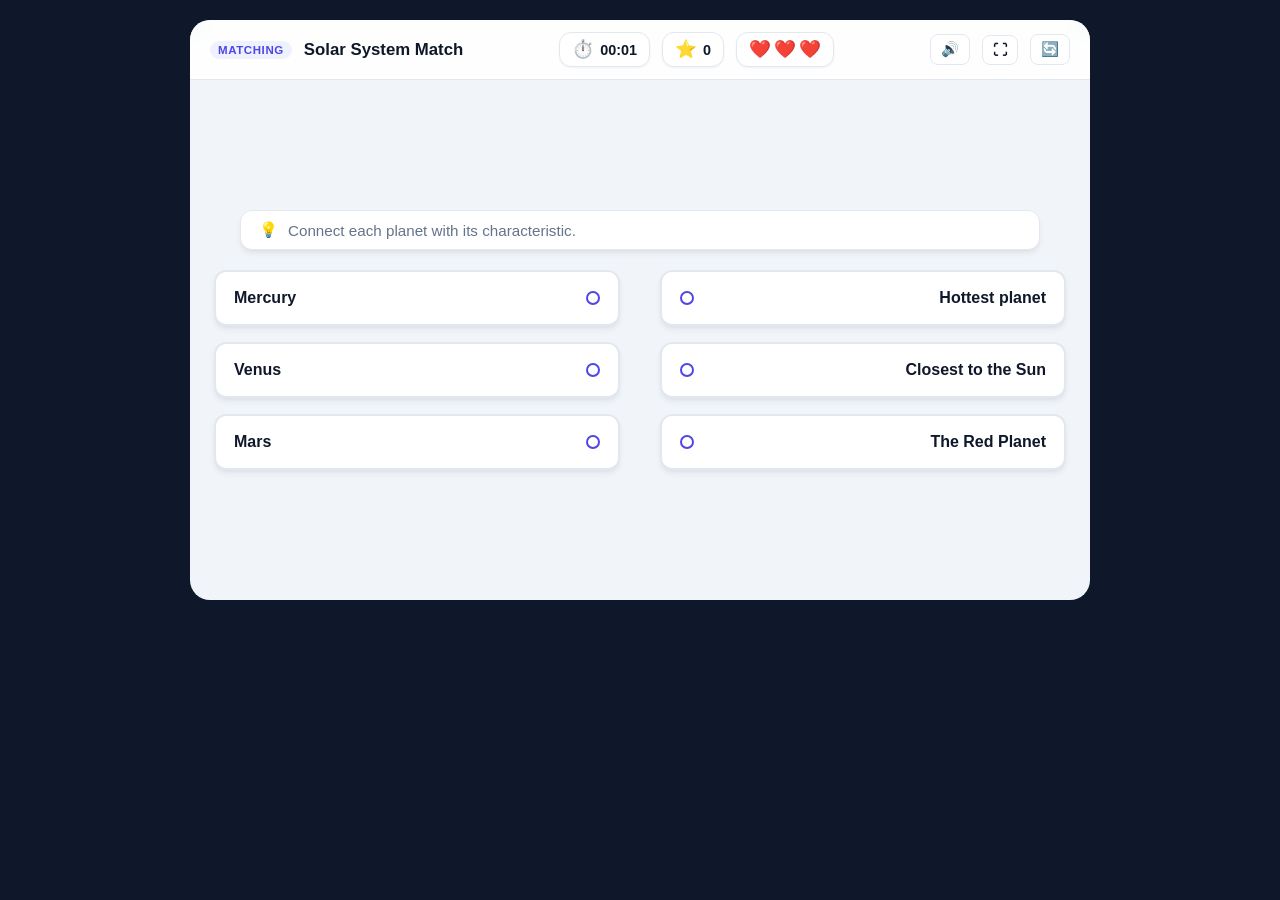
<file: studio/sample-game.html>
<!DOCTYPE html>
<html lang="en">
<head>
  <meta charset="UTF-8">
  <meta name="viewport" content="width=device-width, initial-scale=1.0">
  <title>Solar System Match</title>
  <style>
    body { margin: 0; padding: 20px; background: #0f172a; font-family: sans-serif; }
    #game-container { max-width: 900px; margin: 0 auto; }
    /* ==========================================================================
   ActivityEngine Unified Stylesheet
   Wordwall-style interactive mechanics & themes
   ========================================================================== */

:root {
  --font-main: -apple-system, BlinkMacSystemFont, 'Segoe UI', Roboto, Helvetica, Arial, sans-serif;
  --font-chalk: 'Comic Sans MS', 'Chalkboard SE', 'Comic Neue', cursive, sans-serif;
  
  /* Default Modern Theme */
  --bg-app: #f1f5f9;
  --bg-surface: #ffffff;
  --bg-surface-elevated: #ffffff;
  --text-primary: #0f172a;
  --text-secondary: #64748b;
  --text-muted: #94a3b8;
  --primary: #4f46e5;
  --primary-hover: #4338ca;
  --primary-light: #eef2ff;
  --secondary: #06b6d4;
  --accent: #f59e0b;
  --success: #10b981;
  --success-light: #d1fae5;
  --danger: #ef4444;
  --danger-light: #fee2e2;
  --warning: #f59e0b;
  --card-bg: #ffffff;
  --card-border: #e2e8f0;
  --card-shadow: 0 4px 6px -1px rgba(0, 0, 0, 0.07), 0 2px 4px -2px rgba(0, 0, 0, 0.05);
  --card-hover-shadow: 0 10px 15px -3px rgba(0, 0, 0, 0.1), 0 4px 6px -4px rgba(0, 0, 0, 0.1);
  --hud-bg: rgba(255, 255, 255, 0.88);
  --hud-border: #e2e8f0;
  --radius-sm: 8px;
  --radius-md: 12px;
  --radius-lg: 20px;
  --radius-xl: 28px;
}

/* ==========================================================================
   THEMES
   ========================================================================== */

/* Chalkboard Theme */
.theme-chalkboard {
  --bg-app: #1e392a;
  --bg-surface: #244634;
  --bg-surface-elevated: #2d5540;
  --text-primary: #f8fafc;
  --text-secondary: #cbd5e1;
  --text-muted: #94a3b8;
  --primary: #eab308;
  --primary-hover: #ca8a04;
  --primary-light: rgba(234, 179, 8, 0.15);
  --secondary: #38bdf8;
  --accent: #f97316;
  --success: #4ade80;
  --success-light: rgba(74, 222, 128, 0.2);
  --danger: #f87171;
  --danger-light: rgba(248, 113, 113, 0.2);
  --card-bg: #2b4f3b;
  --card-border: #3d6a51;
  --card-shadow: 0 4px 12px rgba(0, 0, 0, 0.3);
  --hud-bg: rgba(30, 57, 42, 0.92);
  --hud-border: #3d6a51;
}

/* Arcade / Cyberpunk Neon Theme */
.theme-arcade {
  --bg-app: #0f172a;
  --bg-surface: #1e1b4b;
  --bg-surface-elevated: #312e81;
  --text-primary: #38bdf8;
  --text-secondary: #c084fc;
  --text-muted: #818cf8;
  --primary: #ec4899;
  --primary-hover: #db2777;
  --primary-light: rgba(236, 72, 153, 0.2);
  --secondary: #06b6d4;
  --accent: #facc15;
  --success: #22c55e;
  --success-light: rgba(34, 197, 94, 0.2);
  --danger: #ef4444;
  --danger-light: rgba(239, 68, 68, 0.2);
  --card-bg: #1e1b4b;
  --card-border: #6366f1;
  --card-shadow: 0 0 15px rgba(99, 102, 241, 0.25);
  --hud-bg: rgba(15, 23, 42, 0.95);
  --hud-border: #ec4899;
}

/* Sunset Coral Theme */
.theme-sunset {
  --bg-app: #fff1f2;
  --bg-surface: #ffffff;
  --bg-surface-elevated: #fff5f5;
  --text-primary: #881337;
  --text-secondary: #9f1239;
  --text-muted: #be123c;
  --primary: #f43f5e;
  --primary-hover: #e11d48;
  --primary-light: #ffe4e6;
  --secondary: #fb923c;
  --accent: #e11d48;
  --success: #10b981;
  --success-light: #d1fae5;
  --danger: #ef4444;
  --danger-light: #fee2e2;
  --card-bg: #ffffff;
  --card-border: #fecdd3;
  --card-shadow: 0 4px 12px rgba(244, 63, 94, 0.08);
  --hud-bg: rgba(255, 255, 255, 0.9);
  --hud-border: #fda4af;
}

/* Emerald Forest Theme */
.theme-forest {
  --bg-app: #f0fdf4;
  --bg-surface: #ffffff;
  --bg-surface-elevated: #f0fdf4;
  --text-primary: #064e3b;
  --text-secondary: #065f46;
  --text-muted: #047857;
  --primary: #059669;
  --primary-hover: #047857;
  --primary-light: #d1fae5;
  --secondary: #10b981;
  --accent: #f59e0b;
  --success: #10b981;
  --success-light: #a7f3d0;
  --danger: #ef4444;
  --danger-light: #fee2e2;
  --card-bg: #ffffff;
  --card-border: #a7f3d0;
  --card-shadow: 0 4px 12px rgba(5, 150, 105, 0.08);
  --hud-bg: rgba(255, 255, 255, 0.92);
  --hud-border: #6ee7b7;
}

/* Playful Kids Theme */
.theme-kids {
  --bg-app: #fefce8;
  --bg-surface: #ffffff;
  --bg-surface-elevated: #fffbeb;
  --text-primary: #713f12;
  --text-secondary: #854d0e;
  --text-muted: #a16207;
  --primary: #3b82f6;
  --primary-hover: #2563eb;
  --primary-light: #dbeafe;
  --secondary: #f97316;
  --accent: #ec4899;
  --success: #22c55e;
  --success-light: #bbf7d0;
  --danger: #ef4444;
  --danger-light: #fee2e2;
  --card-bg: #ffffff;
  --card-border: #fde047;
  --card-shadow: 0 6px 0 #fde047;
  --radius-md: 18px;
  --radius-lg: 24px;
  --hud-bg: rgba(255, 255, 255, 0.95);
  --hud-border: #facc15;
}

/* Midnight Dark Theme */
.theme-midnight {
  --bg-app: #090d16;
  --bg-surface: #111827;
  --bg-surface-elevated: #1f2937;
  --text-primary: #f9fafb;
  --text-secondary: #9ca3af;
  --text-muted: #6b7280;
  --primary: #6366f1;
  --primary-hover: #4f46e5;
  --primary-light: rgba(99, 102, 241, 0.15);
  --secondary: #38bdf8;
  --accent: #fbbf24;
  --success: #34d399;
  --success-light: rgba(52, 211, 153, 0.15);
  --danger: #f87171;
  --danger-light: rgba(248, 113, 113, 0.15);
  --card-bg: #111827;
  --card-border: #374151;
  --card-shadow: 0 8px 24px rgba(0, 0, 0, 0.4);
  --hud-bg: rgba(17, 24, 39, 0.9);
  --hud-border: #374151;
}

/* ==========================================================================
   CORE CONTAINER & HUD
   ========================================================================== */

.activity-container {
  font-family: var(--font-main);
  background-color: var(--bg-app);
  color: var(--text-primary);
  position: relative;
  width: 100%;
  min-height: 580px;
  display: flex;
  flex-direction: column;
  border-radius: var(--radius-lg);
  overflow: hidden;
  box-sizing: border-box;
  transition: background-color 0.3s ease, color 0.3s ease;
  user-select: none;
  -webkit-user-select: none;
}

.activity-container * {
  box-sizing: border-box;
}

/* HUD BAR (Header) */
.activity-hud {
  display: flex;
  align-items: center;
  justify-content: space-between;
  padding: 12px 20px;
  background: var(--hud-bg);
  backdrop-filter: blur(10px);
  border-bottom: 1px solid var(--hud-border);
  z-index: 100;
  flex-wrap: wrap;
  gap: 12px;
}

.activity-hud-left,
.activity-hud-center,
.activity-hud-right {
  display: flex;
  align-items: center;
  gap: 12px;
}

.hud-title-badge {
  font-weight: 700;
  font-size: 1.05rem;
  display: flex;
  align-items: center;
  gap: 8px;
}

.hud-type-tag {
  font-size: 0.72rem;
  font-weight: 800;
  text-transform: uppercase;
  letter-spacing: 0.05em;
  padding: 3px 8px;
  border-radius: 999px;
  background: var(--primary-light);
  color: var(--primary);
}

.hud-stat {
  display: inline-flex;
  align-items: center;
  gap: 6px;
  padding: 6px 12px;
  border-radius: var(--radius-md);
  background: var(--bg-surface-elevated);
  border: 1px solid var(--card-border);
  font-size: 0.9rem;
  font-weight: 600;
  box-shadow: 0 1px 2px rgba(0,0,0,0.05);
}

.hud-stat-icon {
  font-size: 1.1rem;
}

.hud-lives {
  display: flex;
  gap: 3px;
}

.hud-heart {
  color: var(--danger);
  font-size: 1.1rem;
  transition: transform 0.2s, opacity 0.2s;
}

.hud-heart.lost {
  opacity: 0.25;
  filter: grayscale(1);
  transform: scale(0.85);
}

.hud-btn {
  background: var(--bg-surface);
  border: 1px solid var(--card-border);
  color: var(--text-primary);
  padding: 6px 10px;
  border-radius: var(--radius-sm);
  cursor: pointer;
  font-size: 0.9rem;
  display: inline-flex;
  align-items: center;
  justify-content: center;
  gap: 6px;
  transition: all 0.15s ease;
  font-weight: 600;
}

.hud-btn:hover {
  background: var(--primary-light);
  border-color: var(--primary);
  color: var(--primary);
  transform: translateY(-1px);
}

.hud-btn:active {
  transform: translateY(1px);
}

/* ACTIVITY STAGE */
.activity-stage {
  flex: 1;
  display: flex;
  flex-direction: column;
  padding: 24px;
  position: relative;
  overflow-y: auto;
  align-items: center;
  justify-content: center;
}

.activity-instruction-banner {
  background: var(--bg-surface);
  border: 1px solid var(--card-border);
  border-radius: var(--radius-md);
  padding: 10px 18px;
  margin-bottom: 20px;
  font-size: 0.95rem;
  font-weight: 500;
  color: var(--text-secondary);
  display: flex;
  align-items: center;
  gap: 10px;
  max-width: 800px;
  width: 100%;
  box-shadow: var(--card-shadow);
}

/* ==========================================================================
   GAME 1: MATCHING (Pairs, Connect-by-Line, Drag Cards)
   ========================================================================== */
.matching-game-wrap {
  width: 100%;
  max-width: 900px;
  position: relative;
}

.matching-board {
  display: grid;
  grid-template-columns: 1fr 1fr;
  gap: 40px;
  position: relative;
  z-index: 2;
}

.matching-svg-layer {
  position: absolute;
  top: 0;
  left: 0;
  width: 100%;
  height: 100%;
  pointer-events: none;
  z-index: 1;
}

.matching-column {
  display: flex;
  flex-direction: column;
  gap: 16px;
}

.matching-item {
  background: var(--card-bg);
  border: 2px solid var(--card-border);
  border-radius: var(--radius-md);
  padding: 14px 18px;
  cursor: pointer;
  box-shadow: var(--card-shadow);
  transition: all 0.2s cubic-bezier(0.34, 1.56, 0.64, 1);
  display: flex;
  align-items: center;
  justify-content: space-between;
  min-height: 56px;
  font-weight: 600;
  position: relative;
}

.matching-item:hover {
  border-color: var(--primary);
  transform: translateY(-2px);
  box-shadow: var(--card-hover-shadow);
}

.matching-item.selected {
  border-color: var(--primary);
  background: var(--primary-light);
  transform: scale(1.02);
  box-shadow: 0 0 0 3px var(--primary-light), 0 8px 16px rgba(0,0,0,0.1);
}

.matching-item.matched {
  border-color: var(--success);
  background: var(--success-light);
  cursor: default;
  transform: none;
  opacity: 0.9;
}

.matching-item.wrong {
  border-color: var(--danger);
  background: var(--danger-light);
  animation: shake 0.4s ease-in-out;
}

.match-dot {
  width: 14px;
  height: 14px;
  border-radius: 50%;
  border: 2px solid var(--primary);
  background: var(--bg-surface);
  flex-shrink: 0;
  transition: all 0.2s;
}

.matching-item.matched .match-dot {
  background: var(--success);
  border-color: var(--success);
}

.matching-item.selected .match-dot {
  background: var(--primary);
  transform: scale(1.3);
}

/* ==========================================================================
   GAME 2: WORD SEARCH
   ========================================================================== */
.wordsearch-layout {
  display: flex;
  gap: 32px;
  max-width: 1050px;
  width: 100%;
  align-items: flex-start;
  justify-content: center;
  flex-wrap: wrap;
}

.wordsearch-grid-wrap {
  background: var(--card-bg);
  padding: 16px;
  border-radius: var(--radius-lg);
  border: 2px solid var(--card-border);
  box-shadow: var(--card-shadow);
  display: inline-block;
  user-select: none;
  touch-action: none;
}

.wordsearch-grid {
  display: grid;
  gap: 4px;
}

.ws-cell {
  width: 38px;
  height: 38px;
  display: flex;
  align-items: center;
  justify-content: center;
  font-weight: 800;
  font-size: 1.15rem;
  background: var(--bg-surface-elevated);
  border-radius: 8px;
  cursor: pointer;
  transition: transform 0.1s, background-color 0.15s;
  color: var(--text-primary);
}

.ws-cell:hover {
  background: var(--primary-light);
  transform: scale(1.08);
}

.ws-cell.selecting {
  background: var(--primary);
  color: #ffffff;
  transform: scale(1.1);
  box-shadow: 0 0 10px rgba(79, 70, 229, 0.4);
}

.ws-cell.found {
  background: var(--success-light);
  color: var(--success);
  font-weight: 900;
}

.wordsearch-sidebar {
  flex: 1;
  min-width: 250px;
  max-width: 320px;
  background: var(--card-bg);
  border: 2px solid var(--card-border);
  border-radius: var(--radius-lg);
  padding: 18px;
  box-shadow: var(--card-shadow);
}

.word-list {
  display: flex;
  flex-direction: column;
  gap: 8px;
  margin-top: 14px;
}

.word-item {
  display: flex;
  align-items: center;
  justify-content: space-between;
  padding: 8px 12px;
  border-radius: var(--radius-sm);
  background: var(--bg-surface-elevated);
  font-weight: 600;
  font-size: 0.95rem;
  transition: all 0.2s;
}

.word-item.found {
  text-decoration: line-through;
  opacity: 0.6;
  background: var(--success-light);
  color: var(--success);
}

/* ==========================================================================
   GAME 3: READING COMPREHENSION
   ========================================================================== */
.reading-layout {
  display: grid;
  grid-template-columns: 1.1fr 0.9fr;
  gap: 24px;
  width: 100%;
  max-width: 1100px;
  height: 520px;
}

.reading-passage-card {
  background: var(--card-bg);
  border: 2px solid var(--card-border);
  border-radius: var(--radius-lg);
  padding: 22px;
  box-shadow: var(--card-shadow);
  display: flex;
  flex-direction: column;
  overflow: hidden;
}

.reading-passage-header {
  display: flex;
  align-items: center;
  justify-content: space-between;
  margin-bottom: 14px;
  padding-bottom: 10px;
  border-bottom: 1px solid var(--card-border);
}

.passage-title {
  font-size: 1.25rem;
  font-weight: 800;
  color: var(--text-primary);
}

.passage-content {
  flex: 1;
  overflow-y: auto;
  line-height: 1.8;
  font-size: 1.05rem;
  padding-right: 10px;
  color: var(--text-primary);
}

.passage-content p {
  margin-bottom: 16px;
  position: relative;
  padding-left: 18px;
}

.passage-content p::before {
  content: "¶";
  position: absolute;
  left: 0;
  opacity: 0.3;
  font-size: 0.85rem;
}

.highlighted-text {
  background-color: #fef08a;
  color: #854d0e;
  padding: 2px 4px;
  border-radius: 4px;
}

.reading-questions-card {
  background: var(--card-bg);
  border: 2px solid var(--card-border);
  border-radius: var(--radius-lg);
  padding: 22px;
  box-shadow: var(--card-shadow);
  display: flex;
  flex-direction: column;
  overflow-y: auto;
}

.q-badge {
  font-size: 0.8rem;
  font-weight: 700;
  color: var(--primary);
  text-transform: uppercase;
  letter-spacing: 0.05em;
  margin-bottom: 8px;
}

.q-text {
  font-size: 1.1rem;
  font-weight: 700;
  margin-bottom: 20px;
  line-height: 1.4;
}

.q-options {
  display: flex;
  flex-direction: column;
  gap: 12px;
}

.q-opt {
  display: flex;
  align-items: center;
  gap: 12px;
  padding: 12px 16px;
  border: 2px solid var(--card-border);
  border-radius: var(--radius-md);
  background: var(--bg-surface-elevated);
  cursor: pointer;
  font-size: 0.95rem;
  font-weight: 600;
  transition: all 0.2s;
}

.q-opt:hover {
  border-color: var(--primary);
  background: var(--primary-light);
  transform: translateX(4px);
}

.q-opt.selected {
  border-color: var(--primary);
  background: var(--primary-light);
}

.q-opt.correct {
  border-color: var(--success);
  background: var(--success-light);
  color: var(--success);
}

.q-opt.wrong {
  border-color: var(--danger);
  background: var(--danger-light);
  color: var(--danger);
}

.q-nav {
  display: flex;
  justify-content: space-between;
  align-items: center;
  margin-top: 20px;
  padding-top: 14px;
  border-top: 1px solid var(--card-border);
}

/* ==========================================================================
   GAME 4: SORTING & CATEGORIZING (Buckets / Columns)
   ========================================================================== */
.sorting-layout {
  width: 100%;
  max-width: 1050px;
  display: flex;
  flex-direction: column;
  gap: 24px;
}

.sorting-pool {
  background: var(--card-bg);
  border: 2px dashed var(--card-border);
  border-radius: var(--radius-lg);
  padding: 16px;
  min-height: 90px;
  display: flex;
  flex-wrap: wrap;
  gap: 10px;
  align-items: center;
  justify-content: center;
}

.sort-item {
  background: var(--bg-surface-elevated);
  border: 2px solid var(--card-border);
  padding: 10px 16px;
  border-radius: var(--radius-md);
  font-weight: 700;
  font-size: 0.95rem;
  cursor: grab;
  box-shadow: var(--card-shadow);
  transition: all 0.2s cubic-bezier(0.34, 1.56, 0.64, 1);
  display: inline-flex;
  align-items: center;
  gap: 8px;
}

.sort-item:hover {
  border-color: var(--primary);
  transform: translateY(-3px) scale(1.03);
  box-shadow: var(--card-hover-shadow);
}

.sort-item.selected {
  border-color: var(--primary);
  background: var(--primary-light);
  box-shadow: 0 0 0 3px var(--primary);
}

.sort-item.dragging {
  opacity: 0.5;
}

.sorting-buckets-grid {
  display: grid;
  grid-template-columns: repeat(auto-fit, minmax(220px, 1fr));
  gap: 18px;
  width: 100%;
}

.sort-bucket {
  background: var(--card-bg);
  border: 2px solid var(--card-border);
  border-radius: var(--radius-lg);
  display: flex;
  flex-direction: column;
  min-height: 240px;
  box-shadow: var(--card-shadow);
  overflow: hidden;
  transition: all 0.2s;
}

.sort-bucket.drag-over {
  border-color: var(--primary);
  background: var(--primary-light);
  transform: scale(1.02);
}

.bucket-header {
  padding: 12px 16px;
  font-weight: 800;
  font-size: 1.05rem;
  text-align: center;
  border-bottom: 2px solid var(--card-border);
  background: var(--bg-surface-elevated);
  display: flex;
  align-items: center;
  justify-content: center;
  gap: 8px;
}

.bucket-content {
  flex: 1;
  padding: 14px;
  display: flex;
  flex-direction: column;
  gap: 8px;
  overflow-y: auto;
}

/* ==========================================================================
   GAME 5: CLOZE / FILL IN THE BLANK
   ========================================================================== */
.cloze-layout {
  width: 100%;
  max-width: 900px;
  display: flex;
  flex-direction: column;
  gap: 24px;
}

.cloze-passage-card {
  background: var(--card-bg);
  border: 2px solid var(--card-border);
  border-radius: var(--radius-lg);
  padding: 28px;
  box-shadow: var(--card-shadow);
  line-height: 2.2;
  font-size: 1.15rem;
  color: var(--text-primary);
}

.cloze-slot {
  display: inline-flex;
  align-items: center;
  justify-content: center;
  min-width: 110px;
  min-height: 36px;
  padding: 2px 12px;
  margin: 0 4px;
  border-bottom: 3px solid var(--primary);
  background: var(--bg-surface-elevated);
  border-radius: 6px;
  font-weight: 700;
  color: var(--primary);
  cursor: pointer;
  transition: all 0.2s;
  vertical-align: middle;
}

.cloze-slot.filled {
  background: var(--primary-light);
}

.cloze-slot.correct {
  border-color: var(--success);
  background: var(--success-light);
  color: var(--success);
}

.cloze-slot.wrong {
  border-color: var(--danger);
  background: var(--danger-light);
  color: var(--danger);
}

.cloze-bank {
  background: var(--card-bg);
  border: 2px solid var(--card-border);
  border-radius: var(--radius-lg);
  padding: 18px;
  display: flex;
  flex-wrap: wrap;
  gap: 10px;
  justify-content: center;
}

.cloze-chip {
  background: var(--primary);
  color: #ffffff;
  padding: 8px 16px;
  border-radius: 999px;
  font-weight: 700;
  cursor: pointer;
  transition: all 0.2s cubic-bezier(0.34, 1.56, 0.64, 1);
  box-shadow: 0 2px 4px rgba(79, 70, 229, 0.3);
}

.cloze-chip:hover {
  transform: translateY(-2px) scale(1.05);
}

.cloze-chip.used {
  opacity: 0.35;
  pointer-events: none;
  filter: grayscale(1);
}

/* ==========================================================================
   GAME 6: LABELING DIAGRAM
   ========================================================================== */
.diagram-layout {
  width: 100%;
  max-width: 1000px;
  display: flex;
  gap: 24px;
  align-items: flex-start;
  flex-wrap: wrap;
}

.diagram-canvas-wrap {
  flex: 1;
  min-width: 380px;
  position: relative;
  background: var(--card-bg);
  border: 2px solid var(--card-border);
  border-radius: var(--radius-lg);
  padding: 16px;
  box-shadow: var(--card-shadow);
  display: flex;
  align-items: center;
  justify-content: center;
  overflow: hidden;
}

.diagram-stage {
  position: relative;
  width: 100%;
  max-width: 600px;
  display: flex;
  justify-content: center;
}

.diagram-img,
.diagram-svg-container svg {
  width: 100%;
  height: auto;
  max-height: 480px;
  display: block;
  border-radius: var(--radius-md);
}

.diagram-pin {
  position: absolute;
  transform: translate(-50%, -50%);
  width: 32px;
  height: 32px;
  border-radius: 50%;
  background: var(--primary);
  color: #ffffff;
  font-weight: 800;
  font-size: 0.9rem;
  display: flex;
  align-items: center;
  justify-content: center;
  cursor: pointer;
  box-shadow: 0 0 0 4px rgba(255, 255, 255, 0.8), 0 4px 10px rgba(0,0,0,0.3);
  transition: all 0.2s cubic-bezier(0.34, 1.56, 0.64, 1);
  z-index: 10;
}

.diagram-pin:hover,
.diagram-pin.active {
  transform: translate(-50%, -50%) scale(1.25);
  background: var(--accent);
}

.diagram-pin.labeled {
  background: var(--success);
  width: auto;
  min-width: 32px;
  padding: 4px 10px;
  border-radius: 999px;
}

.diagram-bank {
  width: 260px;
  background: var(--card-bg);
  border: 2px solid var(--card-border);
  border-radius: var(--radius-lg);
  padding: 18px;
  box-shadow: var(--card-shadow);
  display: flex;
  flex-direction: column;
  gap: 10px;
}

.diagram-label-chip {
  padding: 10px 14px;
  border-radius: var(--radius-md);
  border: 2px solid var(--card-border);
  background: var(--bg-surface-elevated);
  font-weight: 700;
  cursor: pointer;
  transition: all 0.2s;
  text-align: center;
}

.diagram-label-chip:hover {
  border-color: var(--primary);
  background: var(--primary-light);
  transform: translateX(3px);
}

.diagram-label-chip.selected {
  border-color: var(--primary);
  background: var(--primary);
  color: #ffffff;
}

.diagram-label-chip.placed {
  opacity: 0.35;
  pointer-events: none;
}

/* ==========================================================================
   GAME 7: QUIZ / GAMESHOW
   ========================================================================== */
.quiz-game-layout {
  width: 100%;
  max-width: 800px;
  display: flex;
  flex-direction: column;
  gap: 20px;
}

.quiz-card {
  background: var(--card-bg);
  border: 2px solid var(--card-border);
  border-radius: var(--radius-xl);
  padding: 32px;
  box-shadow: var(--card-shadow);
  text-align: center;
}

.quiz-question-text {
  font-size: 1.45rem;
  font-weight: 800;
  line-height: 1.4;
  margin-bottom: 28px;
}

.quiz-options-grid {
  display: grid;
  grid-template-columns: 1fr 1fr;
  gap: 16px;
}

.quiz-option-btn {
  background: var(--bg-surface-elevated);
  border: 2px solid var(--card-border);
  border-radius: var(--radius-lg);
  padding: 18px 20px;
  font-size: 1.1rem;
  font-weight: 700;
  cursor: pointer;
  transition: all 0.2s;
  display: flex;
  align-items: center;
  justify-content: center;
  gap: 10px;
}

.quiz-option-btn:hover {
  border-color: var(--primary);
  background: var(--primary-light);
  transform: translateY(-2px);
}

.quiz-option-btn.correct {
  background: var(--success);
  border-color: var(--success);
  color: #ffffff;
}

.quiz-option-btn.wrong {
  background: var(--danger);
  border-color: var(--danger);
  color: #ffffff;
}

.quiz-lifelines {
  display: flex;
  justify-content: center;
  gap: 12px;
  margin-top: 10px;
}

.lifeline-btn {
  background: var(--bg-surface-elevated);
  border: 2px solid var(--card-border);
  border-radius: 999px;
  padding: 8px 18px;
  font-weight: 700;
  font-size: 0.88rem;
  cursor: pointer;
  transition: all 0.2s;
  display: flex;
  align-items: center;
  gap: 6px;
}

.lifeline-btn:hover:not(:disabled) {
  border-color: var(--accent);
  color: var(--accent);
}

.lifeline-btn:disabled {
  opacity: 0.4;
  cursor: not-allowed;
}

/* ==========================================================================
   GAME 8: SPIN THE WHEEL
   ========================================================================== */
.wheel-layout {
  display: flex;
  flex-direction: column;
  align-items: center;
  justify-content: center;
  gap: 20px;
}

.wheel-container {
  position: relative;
  width: 420px;
  height: 420px;
}

.wheel-canvas {
  width: 100%;
  height: 100%;
  border-radius: 50%;
  box-shadow: 0 10px 30px rgba(0, 0, 0, 0.25);
}

.wheel-pointer {
  position: absolute;
  top: -12px;
  left: 50%;
  transform: translateX(-50%);
  width: 0;
  height: 0;
  border-left: 18px solid transparent;
  border-right: 18px solid transparent;
  border-top: 36px solid #ef4444;
  z-index: 20;
  filter: drop-shadow(0 4px 6px rgba(0,0,0,0.3));
}

.wheel-spin-btn {
  position: absolute;
  top: 50%;
  left: 50%;
  transform: translate(-50%, -50%);
  width: 80px;
  height: 80px;
  border-radius: 50%;
  background: var(--bg-surface);
  border: 4px solid var(--primary);
  color: var(--primary);
  font-weight: 900;
  font-size: 1.1rem;
  cursor: pointer;
  box-shadow: 0 6px 15px rgba(0,0,0,0.2);
  transition: transform 0.15s;
  z-index: 15;
}

.wheel-spin-btn:hover {
  transform: translate(-50%, -50%) scale(1.1);
  background: var(--primary);
  color: #ffffff;
}

/* ==========================================================================
   GAME 9: ANAGRAM / UNJUMBLE
   ========================================================================== */
.anagram-layout {
  width: 100%;
  max-width: 800px;
  display: flex;
  flex-direction: column;
  align-items: center;
  gap: 28px;
}

.anagram-clue-card {
  background: var(--card-bg);
  border: 2px solid var(--card-border);
  border-radius: var(--radius-lg);
  padding: 16px 24px;
  font-size: 1.15rem;
  font-weight: 600;
  text-align: center;
  box-shadow: var(--card-shadow);
}

.anagram-slots-row {
  display: flex;
  gap: 12px;
  justify-content: center;
  flex-wrap: wrap;
  min-height: 70px;
  align-items: center;
}

.anagram-slot {
  width: 54px;
  height: 60px;
  border-bottom: 4px solid var(--primary);
  background: var(--bg-surface-elevated);
  border-radius: 8px 8px 0 0;
  display: flex;
  align-items: center;
  justify-content: center;
  font-size: 1.8rem;
  font-weight: 800;
  box-shadow: var(--card-shadow);
}

.anagram-pool-row {
  display: flex;
  gap: 12px;
  justify-content: center;
  flex-wrap: wrap;
}

.anagram-letter-tile {
  width: 56px;
  height: 62px;
  background: var(--primary);
  color: #ffffff;
  border-radius: 10px;
  display: flex;
  align-items: center;
  justify-content: center;
  font-size: 1.8rem;
  font-weight: 800;
  cursor: pointer;
  box-shadow: 0 5px 0 var(--primary-hover), 0 8px 12px rgba(0,0,0,0.15);
  transition: all 0.15s cubic-bezier(0.34, 1.56, 0.64, 1);
}

.anagram-letter-tile:hover {
  transform: translateY(-4px);
}

.anagram-letter-tile.placed {
  opacity: 0.25;
  pointer-events: none;
  transform: translateY(2px);
  box-shadow: 0 2px 0 var(--primary-hover);
}

/* ==========================================================================
   GAME 10: SPEED TAP / WHACK-A-MOLE
   ========================================================================== */
.speedtap-layout {
  width: 100%;
  max-width: 850px;
  display: flex;
  flex-direction: column;
  align-items: center;
  gap: 20px;
}

.speedtap-target-banner {
  background: var(--primary-light);
  border: 2px solid var(--primary);
  border-radius: var(--radius-lg);
  padding: 14px 24px;
  font-size: 1.25rem;
  font-weight: 800;
  color: var(--primary);
  text-align: center;
  box-shadow: var(--card-shadow);
}

.speedtap-grid {
  display: grid;
  grid-template-columns: repeat(3, 1fr);
  gap: 18px;
  width: 100%;
  max-width: 650px;
}

.mole-hole {
  aspect-ratio: 1;
  background: var(--card-bg);
  border: 3px solid var(--card-border);
  border-radius: var(--radius-lg);
  display: flex;
  align-items: center;
  justify-content: center;
  position: relative;
  overflow: hidden;
  box-shadow: inset 0 6px 12px rgba(0,0,0,0.1);
}

.mole-card {
  position: absolute;
  width: 85%;
  height: 85%;
  background: var(--bg-surface-elevated);
  border: 2px solid var(--primary);
  border-radius: var(--radius-md);
  display: flex;
  align-items: center;
  justify-content: center;
  font-weight: 800;
  font-size: 1.15rem;
  padding: 10px;
  text-align: center;
  cursor: pointer;
  box-shadow: var(--card-shadow);
  animation: molePop 0.3s cubic-bezier(0.34, 1.56, 0.64, 1);
  transition: transform 0.1s;
}

.mole-card:hover {
  transform: scale(1.05);
}

/* ==========================================================================
   GAME 11: CROSSWORD
   ========================================================================== */
.crossword-layout {
  display: flex;
  gap: 28px;
  max-width: 1000px;
  width: 100%;
  flex-wrap: wrap;
  justify-content: center;
}

.crossword-grid-wrap {
  background: var(--card-bg);
  padding: 16px;
  border-radius: var(--radius-lg);
  border: 2px solid var(--card-border);
  box-shadow: var(--card-shadow);
}

.crossword-grid {
  display: grid;
  gap: 2px;
  background: var(--card-border);
  border: 2px solid var(--card-border);
}

.cw-cell {
  width: 38px;
  height: 38px;
  background: #000;
  position: relative;
}

.cw-cell.active {
  background: #ffffff;
}

.cw-cell.highlight {
  background: var(--primary-light);
}

.cw-cell.selected {
  background: #fde047;
}

.cw-input {
  width: 100%;
  height: 100%;
  border: none;
  background: transparent;
  text-align: center;
  font-weight: 800;
  font-size: 1.1rem;
  text-transform: uppercase;
  color: var(--text-primary);
  outline: none;
}

.cw-num {
  position: absolute;
  top: 2px;
  left: 2px;
  font-size: 0.65rem;
  font-weight: 700;
  color: #64748b;
  pointer-events: none;
}

.crossword-clues {
  flex: 1;
  min-width: 280px;
  background: var(--card-bg);
  border: 2px solid var(--card-border);
  border-radius: var(--radius-lg);
  padding: 18px;
  box-shadow: var(--card-shadow);
  display: flex;
  flex-direction: column;
  gap: 16px;
  max-height: 480px;
  overflow-y: auto;
}

.cw-clue-item {
  padding: 8px 12px;
  border-radius: var(--radius-sm);
  cursor: pointer;
  font-size: 0.95rem;
  transition: all 0.15s;
}

.cw-clue-item:hover,
.cw-clue-item.active {
  background: var(--primary-light);
  color: var(--primary);
  font-weight: 700;
}

/* ==========================================================================
   GAME 12: MEMORY MATCH (3D Card Flip)
   ========================================================================== */
.memory-grid {
  display: grid;
  grid-template-columns: repeat(4, 1fr);
  gap: 16px;
  max-width: 750px;
  width: 100%;
  perspective: 1000px;
}

.memory-card {
  aspect-ratio: 1;
  cursor: pointer;
  position: relative;
  transform-style: preserve-3d;
  transition: transform 0.5s cubic-bezier(0.4, 0.2, 0.2, 1);
}

.memory-card.flipped {
  transform: rotateY(180deg);
}

.memory-card.matched {
  transform: rotateY(180deg) scale(0.95);
  opacity: 0.8;
  cursor: default;
}

.memory-face {
  position: absolute;
  width: 100%;
  height: 100%;
  backface-visibility: hidden;
  border-radius: var(--radius-md);
  display: flex;
  align-items: center;
  justify-content: center;
  padding: 14px;
  text-align: center;
  font-weight: 700;
  font-size: 1.05rem;
  box-shadow: var(--card-shadow);
}

.memory-face-back {
  background: linear-gradient(135deg, var(--primary), var(--primary-hover));
  color: #ffffff;
  font-size: 2rem;
  border: 3px solid rgba(255, 255, 255, 0.2);
}

.memory-face-front {
  background: var(--bg-surface-elevated);
  border: 2px solid var(--card-border);
  transform: rotateY(180deg);
  color: var(--text-primary);
}

/* ==========================================================================
   VICTORY / GAME OVER MODAL
   ========================================================================== */
.activity-modal-overlay {
  position: absolute;
  top: 0;
  left: 0;
  width: 100%;
  height: 100%;
  background: rgba(0, 0, 0, 0.65);
  backdrop-filter: blur(8px);
  display: flex;
  align-items: center;
  justify-content: center;
  z-index: 1000;
  animation: fadeIn 0.3s ease;
  padding: 20px;
}

.activity-modal-card {
  background: var(--bg-surface);
  border: 2px solid var(--card-border);
  border-radius: var(--radius-xl);
  padding: 36px 40px;
  max-width: 520px;
  width: 100%;
  text-align: center;
  box-shadow: 0 20px 40px rgba(0, 0, 0, 0.3);
  animation: slideUp 0.4s cubic-bezier(0.34, 1.56, 0.64, 1);
}

.modal-stars {
  display: flex;
  justify-content: center;
  gap: 12px;
  font-size: 2.8rem;
  margin-bottom: 16px;
}

.modal-star {
  color: #d1d5db;
  transition: transform 0.3s, color 0.3s;
}

.modal-star.active {
  color: #eab308;
  animation: starPop 0.5s cubic-bezier(0.34, 1.56, 0.64, 1);
}

.modal-title {
  font-size: 1.8rem;
  font-weight: 900;
  margin-bottom: 8px;
}

.modal-subtitle {
  color: var(--text-secondary);
  font-size: 1rem;
  margin-bottom: 24px;
}

.modal-stats-grid {
  display: grid;
  grid-template-columns: repeat(3, 1fr);
  gap: 12px;
  margin-bottom: 28px;
}

.modal-stat-box {
  background: var(--bg-surface-elevated);
  border: 1px solid var(--card-border);
  border-radius: var(--radius-md);
  padding: 12px;
}

.modal-stat-val {
  font-size: 1.3rem;
  font-weight: 800;
  color: var(--primary);
}

.modal-stat-lbl {
  font-size: 0.75rem;
  color: var(--text-secondary);
  text-transform: uppercase;
  font-weight: 700;
  margin-top: 4px;
}

.modal-actions {
  display: flex;
  gap: 12px;
  justify-content: center;
}

.primary-btn {
  background: var(--primary);
  color: #ffffff;
  border: none;
  padding: 12px 24px;
  border-radius: var(--radius-md);
  font-weight: 700;
  font-size: 1rem;
  cursor: pointer;
  transition: all 0.2s;
  box-shadow: 0 4px 12px rgba(79, 70, 229, 0.3);
}

.primary-btn:hover {
  background: var(--primary-hover);
  transform: translateY(-2px);
}

.secondary-btn {
  background: var(--bg-surface-elevated);
  border: 2px solid var(--card-border);
  color: var(--text-primary);
  padding: 12px 20px;
  border-radius: var(--radius-md);
  font-weight: 700;
  font-size: 1rem;
  cursor: pointer;
  transition: all 0.2s;
}

.secondary-btn:hover {
  border-color: var(--primary);
  color: var(--primary);
}

/* ==========================================================================
   ANIMATIONS & KEYFRAMES
   ========================================================================== */
@keyframes shake {
  0%, 100% { transform: translateX(0); }
  20%, 60% { transform: translateX(-8px); }
  40%, 80% { transform: translateX(8px); }
}

@keyframes fadeIn {
  from { opacity: 0; }
  to { opacity: 1; }
}

@keyframes slideUp {
  from { opacity: 0; transform: translateY(30px) scale(0.95); }
  to { opacity: 1; transform: translateY(0) scale(1); }
}

@keyframes starPop {
  0% { transform: scale(0); }
  70% { transform: scale(1.4) rotate(15deg); }
  100% { transform: scale(1) rotate(0deg); }
}

@keyframes molePop {
  0% { transform: translateY(50px) scale(0.5); opacity: 0; }
  100% { transform: translateY(0) scale(1); opacity: 1; }
}

/* Responsive Breakpoints */
@media (max-width: 768px) {
  .reading-layout {
    grid-template-columns: 1fr;
    height: auto;
  }
  .matching-board {
    grid-template-columns: 1fr;
    gap: 20px;
  }
  .quiz-options-grid {
    grid-template-columns: 1fr;
  }
  .wheel-container {
    width: 320px;
    height: 320px;
  }
  .ws-cell {
    width: 30px;
    height: 30px;
    font-size: 0.95rem;
  }
}

  </style>
</head>
<body>
  <div id="game-container"></div>
  <script>/**
 * ActivityEngine Audio Synthesizer (Zero external dependencies)
 * Uses Web Audio API to create authentic arcade & game sound effects.
 */
class SoundSynth {
  constructor() {
    this.ctx = null;
    this.enabled = true;
    this.masterGain = null;
  }

  init() {
    if (!this.ctx) {
      const AudioCtx = window.AudioContext || window.webkitAudioContext;
      if (AudioCtx) {
        this.ctx = new AudioCtx();
        this.masterGain = this.ctx.createGain();
        this.masterGain.gain.setValueAtTime(0.3, this.ctx.currentTime);
        this.masterGain.connect(this.ctx.destination);
      }
    }
    if (this.ctx && this.ctx.state === 'suspended') {
      this.ctx.resume();
    }
  }

  play(type) {
    if (!this.enabled) return;
    try {
      this.init();
      if (!this.ctx) return;
      const now = this.ctx.currentTime;

      switch (type) {
        case 'click':
        case 'tap': {
          const osc = this.ctx.createOscillator();
          const gain = this.ctx.createGain();
          osc.type = 'sine';
          osc.frequency.setValueAtTime(800, now);
          osc.frequency.exponentialRampToValueAtTime(400, now + 0.05);
          gain.gain.setValueAtTime(0.2, now);
          gain.gain.exponentialRampToValueAtTime(0.001, now + 0.05);
          osc.connect(gain);
          gain.connect(this.masterGain);
          osc.start(now);
          osc.stop(now + 0.05);
          break;
        }
        case 'flip':
        case 'whoosh': {
          const osc = this.ctx.createOscillator();
          const gain = this.ctx.createGain();
          osc.type = 'triangle';
          osc.frequency.setValueAtTime(300, now);
          osc.frequency.exponentialRampToValueAtTime(700, now + 0.08);
          gain.gain.setValueAtTime(0.15, now);
          gain.gain.exponentialRampToValueAtTime(0.01, now + 0.08);
          osc.connect(gain);
          gain.connect(this.masterGain);
          osc.start(now);
          osc.stop(now + 0.08);
          break;
        }
        case 'correct':
        case 'match': {
          // Cheerful chime (arpeggio E5 -> G#5 -> B5 -> E6)
          const notes = [659.25, 830.61, 987.77, 1318.51];
          notes.forEach((freq, idx) => {
            const osc = this.ctx.createOscillator();
            const gain = this.ctx.createGain();
            osc.type = 'sine';
            osc.frequency.setValueAtTime(freq, now + idx * 0.07);
            gain.gain.setValueAtTime(0, now + idx * 0.07);
            gain.gain.linearRampToValueAtTime(0.3, now + idx * 0.07 + 0.02);
            gain.gain.exponentialRampToValueAtTime(0.001, now + idx * 0.07 + 0.35);
            osc.connect(gain);
            gain.connect(this.masterGain);
            osc.start(now + idx * 0.07);
            osc.stop(now + idx * 0.07 + 0.35);
          });
          break;
        }
        case 'wrong':
        case 'error': {
          // Low buzzy double-thud
          [180, 140].forEach((freq, idx) => {
            const osc = this.ctx.createOscillator();
            const gain = this.ctx.createGain();
            osc.type = 'sawtooth';
            osc.frequency.setValueAtTime(freq, now + idx * 0.12);
            gain.gain.setValueAtTime(0.25, now + idx * 0.12);
            gain.gain.exponentialRampToValueAtTime(0.01, now + idx * 0.12 + 0.1);
            osc.connect(gain);
            gain.connect(this.masterGain);
            osc.start(now + idx * 0.12);
            osc.stop(now + idx * 0.12 + 0.1);
          });
          break;
        }
        case 'tick': {
          const osc = this.ctx.createOscillator();
          const gain = this.ctx.createGain();
          osc.type = 'square';
          osc.frequency.setValueAtTime(1200, now);
          gain.gain.setValueAtTime(0.08, now);
          gain.gain.exponentialRampToValueAtTime(0.001, now + 0.02);
          osc.connect(gain);
          gain.connect(this.masterGain);
          osc.start(now);
          osc.stop(now + 0.02);
          break;
        }
        case 'wheel-tick': {
          const osc = this.ctx.createOscillator();
          const gain = this.ctx.createGain();
          osc.type = 'triangle';
          osc.frequency.setValueAtTime(900 + Math.random() * 200, now);
          gain.gain.setValueAtTime(0.12, now);
          gain.gain.exponentialRampToValueAtTime(0.001, now + 0.03);
          osc.connect(gain);
          gain.connect(this.masterGain);
          osc.start(now);
          osc.stop(now + 0.03);
          break;
        }
        case 'fanfare':
        case 'win': {
          // Major fanfare chord cascade
          const chords = [
            { f: 523.25, t: 0.0, d: 0.2 }, // C5
            { f: 659.25, t: 0.15, d: 0.2 }, // E5
            { f: 783.99, t: 0.3, d: 0.2 }, // G5
            { f: 1046.50, t: 0.45, d: 0.6 }, // C6
            { f: 1318.51, t: 0.6, d: 0.8 }, // E6
          ];
          chords.forEach(c => {
            const osc = this.ctx.createOscillator();
            const gain = this.ctx.createGain();
            osc.type = 'triangle';
            osc.frequency.setValueAtTime(c.f, now + c.t);
            gain.gain.setValueAtTime(0, now + c.t);
            gain.gain.linearRampToValueAtTime(0.35, now + c.t + 0.04);
            gain.gain.exponentialRampToValueAtTime(0.001, now + c.t + c.d);
            osc.connect(gain);
            gain.connect(this.masterGain);
            osc.start(now + c.t);
            osc.stop(now + c.t + c.d);
          });
          break;
        }
        case 'gameover': {
          const notes = [440, 415, 392, 349];
          notes.forEach((freq, idx) => {
            const osc = this.ctx.createOscillator();
            const gain = this.ctx.createGain();
            osc.type = 'sawtooth';
            osc.frequency.setValueAtTime(freq, now + idx * 0.18);
            gain.gain.setValueAtTime(0.2, now + idx * 0.18);
            gain.gain.exponentialRampToValueAtTime(0.01, now + idx * 0.18 + 0.2);
            osc.connect(gain);
            gain.connect(this.masterGain);
            osc.start(now + idx * 0.18);
            osc.stop(now + idx * 0.18 + 0.2);
          });
          break;
        }
        case 'star': {
          const osc = this.ctx.createOscillator();
          const gain = this.ctx.createGain();
          osc.type = 'sine';
          osc.frequency.setValueAtTime(1200, now);
          osc.frequency.exponentialRampToValueAtTime(1800, now + 0.2);
          gain.gain.setValueAtTime(0.2, now);
          gain.gain.exponentialRampToValueAtTime(0.001, now + 0.25);
          osc.connect(gain);
          gain.connect(this.masterGain);
          osc.start(now);
          osc.stop(now + 0.25);
          break;
        }
      }
    } catch (e) {
      console.warn('Audio play error:', e);
    }
  }

  toggle() {
    this.enabled = !this.enabled;
    return this.enabled;
  }
}

window.SoundSynth = SoundSynth;
</script>
  <script>/**
 * ActivityEngine Confetti & Particle Effects (Pure Canvas)
 */
class ParticleEngine {
  constructor() {
    this.canvas = null;
    this.ctx = null;
    this.particles = [];
    this.animId = null;
    this.init();
  }

  init() {
    let existing = document.getElementById('engine-particle-canvas');
    if (existing) {
      this.canvas = existing;
      this.ctx = this.canvas.getContext('2d');
      return;
    }
    this.canvas = document.createElement('canvas');
    this.canvas.id = 'engine-particle-canvas';
    this.canvas.style.position = 'fixed';
    this.canvas.style.top = '0';
    this.canvas.style.left = '0';
    this.canvas.style.width = '100%';
    this.canvas.style.height = '100%';
    this.canvas.style.pointerEvents = 'none';
    this.canvas.style.zIndex = '99999';
    document.body.appendChild(this.canvas);
    this.ctx = this.canvas.getContext('2d');

    this.resize();
    window.addEventListener('resize', () => this.resize());
  }

  resize() {
    if (!this.canvas) return;
    this.canvas.width = window.innerWidth;
    this.canvas.height = window.innerHeight;
  }

  confettiBurst(originX, originY, count = 70) {
    const x = originX !== undefined ? originX : window.innerWidth / 2;
    const y = originY !== undefined ? originY : window.innerHeight / 2;
    const colors = ['#f43f5e', '#ec4899', '#8b5cf6', '#3b82f6', '#10b981', '#f59e0b', '#06b6d4', '#eab308'];

    for (let i = 0; i < count; i++) {
      const angle = Math.random() * Math.PI * 2;
      const speed = 4 + Math.random() * 12;
      this.particles.push({
        type: 'confetti',
        x: x,
        y: y,
        vx: Math.cos(angle) * speed,
        vy: Math.sin(angle) * speed - 3,
        size: 6 + Math.random() * 8,
        color: colors[Math.floor(Math.random() * colors.length)],
        rotation: Math.random() * 360,
        rotationSpeed: (Math.random() - 0.5) * 15,
        opacity: 1,
        gravity: 0.25,
        drag: 0.96,
        life: 1
      });
    }

    if (!this.animId) this.animate();
  }

  floatingText(x, y, text, color = '#10b981') {
    this.particles.push({
      type: 'text',
      x: x || window.innerWidth / 2,
      y: y || window.innerHeight / 2,
      text: text,
      color: color,
      vy: -2.5,
      opacity: 1,
      scale: 1.2,
      life: 1
    });
    if (!this.animId) this.animate();
  }

  animate() {
    if (!this.ctx) return;
    this.ctx.clearRect(0, 0, this.canvas.width, this.canvas.height);

    for (let i = this.particles.length - 1; i >= 0; i--) {
      const p = this.particles[i];

      if (p.type === 'confetti') {
        p.vx *= p.drag;
        p.vy = p.vy * p.drag + p.gravity;
        p.x += p.vx;
        p.y += p.vy;
        p.rotation += p.rotationSpeed;
        p.life -= 0.012;

        this.ctx.save();
        this.ctx.translate(p.x, p.y);
        this.ctx.rotate((p.rotation * Math.PI) / 180);
        this.ctx.fillStyle = p.color;
        this.ctx.globalAlpha = Math.max(0, p.life);
        this.ctx.fillRect(-p.size / 2, -p.size / 4, p.size, p.size / 2);
        this.ctx.restore();
      } else if (p.type === 'text') {
        p.y += p.vy;
        p.life -= 0.02;

        this.ctx.save();
        this.ctx.font = 'bold 24px "Inter", system-ui, sans-serif';
        this.ctx.textAlign = 'center';
        this.ctx.fillStyle = p.color;
        this.ctx.shadowColor = 'rgba(0,0,0,0.4)';
        this.ctx.shadowBlur = 4;
        this.ctx.globalAlpha = Math.max(0, p.life);
        this.ctx.fillText(p.text, p.x, p.y);
        this.ctx.restore();
      }

      if (p.life <= 0) {
        this.particles.splice(i, 1);
      }
    }

    if (this.particles.length > 0) {
      this.animId = requestAnimationFrame(() => this.animate());
    } else {
      this.animId = null;
      this.ctx.clearRect(0, 0, this.canvas.width, this.canvas.height);
    }
  }
}

window.ParticleEngine = ParticleEngine;
</script>
  <script>/**
 * ActivityEngine Core v1.0.0
 * Universal Educational Game & Activity Engine (Wordwall & LearningApps Mechanics)
 * Fully standalone, zero external dependencies.
 */

(function (root, factory) {
  if (typeof define === 'function' && define.amd) {
    define([], factory);
  } else if (typeof module === 'object' && module.exports) {
    module.exports = factory();
  } else {
    root.ActivityEngine = factory();
  }
}(typeof self !== 'undefined' ? self : this, function () {

  // Global sound & particle singletons
  const sound = window.SoundSynth ? new window.SoundSynth() : { play: () => {}, toggle: () => true };
  const particles = window.ParticleEngine ? new window.ParticleEngine() : { confettiBurst: () => {}, floatingText: () => {} };

  class ActivityEngine {
    constructor(container, options = {}) {
      this.container = typeof container === 'string' ? document.querySelector(container) : container;
      if (!this.container) {
        throw new Error('ActivityEngine: Container element not found');
      }
      this.options = Object.assign({
        theme: 'default',
        sound: true,
        lives: null, // null for unlimited, or number (e.g. 3)
        timer: null, // { enabled: true, mode: 'countdown'|'countup', seconds: 120 }
        showStats: true,
        onComplete: null,
        onScore: null,
        onMistake: null,
      }, options);

      this.currentActivity = null;
      this.state = {
        score: 0,
        maxScore: 0,
        streak: 0,
        lives: 3,
        maxLives: 3,
        timerSeconds: 0,
        timerInterval: null,
        isCompleted: false,
        startTime: null,
        mistakes: 0,
      };

      this.eventListeners = {};
      this.initShell();
    }

    // Event Emitter API
    on(event, callback) {
      if (!this.eventListeners[event]) this.eventListeners[event] = [];
      this.eventListeners[event].push(callback);
      return this;
    }

    emit(event, data) {
      if (this.eventListeners[event]) {
        this.eventListeners[event].forEach(cb => cb(data));
      }
      if (this.options['on' + event.charAt(0).toUpperCase() + event.slice(1)]) {
        this.options['on' + event.charAt(0).toUpperCase() + event.slice(1)](data);
      }
    }

    // Initialize Outer Container Shell & HUD
    initShell() {
      this.container.innerHTML = `
        <div class="activity-container theme-${this.options.theme}">
          <div class="activity-hud" id="hud-bar">
            <div class="activity-hud-left">
              <span class="hud-type-tag" id="hud-activity-type">ACTIVITY</span>
              <span class="hud-title-badge" id="hud-activity-title">Title</span>
            </div>
            <div class="activity-hud-center">
              <div class="hud-stat" id="hud-timer-box" style="display:none;">
                <span class="hud-stat-icon">⏱️</span>
                <span id="hud-timer-val">00:00</span>
              </div>
              <div class="hud-stat" id="hud-score-box">
                <span class="hud-stat-icon">⭐</span>
                <span id="hud-score-val">0</span>
              </div>
              <div class="hud-stat hud-lives" id="hud-lives-box" style="display:none;"></div>
            </div>
            <div class="activity-hud-right">
              <button class="hud-btn" id="hud-sound-btn" title="Toggle Sound">🔊</button>
              <button class="hud-btn" id="hud-fullscreen-btn" title="Fullscreen">⛶</button>
              <button class="hud-btn" id="hud-reset-btn" title="Restart">🔄</button>
            </div>
          </div>
          <div class="activity-stage" id="activity-stage"></div>
        </div>
      `;

      this.hudEl = this.container.querySelector('#hud-bar');
      this.stageEl = this.container.querySelector('#activity-stage');
      this.mainWrapper = this.container.querySelector('.activity-container');

      // Bind HUD Buttons
      this.container.querySelector('#hud-sound-btn').onclick = () => {
        const on = sound.toggle();
        this.container.querySelector('#hud-sound-btn').textContent = on ? '🔊' : '🔇';
      };

      this.container.querySelector('#hud-fullscreen-btn').onclick = () => {
        if (!document.fullscreenElement) {
          this.mainWrapper.requestFullscreen().catch(err => console.warn(err));
        } else {
          document.exitFullscreen();
        }
      };

      this.container.querySelector('#hud-reset-btn').onclick = () => {
        this.reset();
      };
    }

    setTheme(themeName) {
      this.mainWrapper.className = `activity-container theme-${themeName}`;
    }

    load(config) {
      this.currentActivity = JSON.parse(JSON.stringify(config));
      if (this.currentActivity.theme) {
        this.setTheme(this.currentActivity.theme);
      }
      this.reset();
    }

    reset() {
      if (!this.currentActivity) return;
      if (this.state.timerInterval) clearInterval(this.state.timerInterval);

      // Reset state
      this.state.score = 0;
      this.state.streak = 0;
      this.state.mistakes = 0;
      this.state.isCompleted = false;
      this.state.startTime = Date.now();

      // Configure lives
      const livesConfig = this.currentActivity.lives !== undefined ? this.currentActivity.lives : this.options.lives;
      const livesBox = this.container.querySelector('#hud-lives-box');
      if (livesConfig && livesConfig > 0) {
        this.state.lives = livesConfig;
        this.state.maxLives = livesConfig;
        livesBox.style.display = 'flex';
        this.renderLives();
      } else {
        this.state.lives = null;
        livesBox.style.display = 'none';
      }

      // Configure timer
      const timerConfig = this.currentActivity.timer || this.options.timer;
      const timerBox = this.container.querySelector('#hud-timer-box');
      if (timerConfig && timerConfig.enabled) {
        timerBox.style.display = 'inline-flex';
        if (timerConfig.mode === 'countdown') {
          this.state.timerSeconds = timerConfig.seconds || 60;
        } else {
          this.state.timerSeconds = 0;
        }
        this.updateTimerDisplay();
        this.state.timerInterval = setInterval(() => {
          if (timerConfig.mode === 'countdown') {
            this.state.timerSeconds--;
            if (this.state.timerSeconds <= 5 && this.state.timerSeconds > 0) {
              sound.play('tick');
            }
            if (this.state.timerSeconds <= 0) {
              this.state.timerSeconds = 0;
              clearInterval(this.state.timerInterval);
              this.gameOver('Time is up!');
            }
          } else {
            this.state.timerSeconds++;
          }
          this.updateTimerDisplay();
        }, 1000);
      } else {
        timerBox.style.display = 'none';
      }

      // Update HUD Labels
      this.container.querySelector('#hud-activity-type').textContent = (this.currentActivity.type || 'Activity').toUpperCase();
      this.container.querySelector('#hud-activity-title').textContent = this.currentActivity.title || 'Interactive Activity';
      this.updateScoreDisplay();

      // Clear stage
      this.stageEl.innerHTML = '';

      // Add instruction banner if available
      if (this.currentActivity.instruction) {
        const instr = document.createElement('div');
        instr.className = 'activity-instruction-banner';
        instr.innerHTML = `<span>💡</span><span>${this.currentActivity.instruction}</span>`;
        this.stageEl.appendChild(instr);
      }

      // Render corresponding game mechanics
      switch (this.currentActivity.type) {
        case 'matching':
          this.renderMatching();
          break;
        case 'wordsearch':
          this.renderWordSearch();
          break;
        case 'reading':
          this.renderReading();
          break;
        case 'sorting':
          this.renderSorting();
          break;
        case 'cloze':
          this.renderCloze();
          break;
        case 'diagram':
          this.renderDiagram();
          break;
        case 'quiz':
          this.renderQuiz();
          break;
        case 'wheel':
          this.renderWheel();
          break;
        case 'anagram':
          this.renderAnagram();
          break;
        case 'speedtap':
          this.renderSpeedTap();
          break;
        case 'crossword':
          this.renderCrossword();
          break;
        case 'memory':
          this.renderMemory();
          break;
        default:
          this.stageEl.innerHTML += `<div style="padding: 30px; text-align: center;">Unknown activity type: ${this.currentActivity.type}</div>`;
      }
    }

    renderLives() {
      const box = this.container.querySelector('#hud-lives-box');
      box.innerHTML = '';
      for (let i = 0; i < this.state.maxLives; i++) {
        const heart = document.createElement('span');
        heart.className = `hud-heart ${i >= this.state.lives ? 'lost' : ''}`;
        heart.textContent = '❤️';
        box.appendChild(heart);
      }
    }

    loseLife() {
      if (this.state.lives !== null) {
        this.state.lives--;
        this.renderLives();
        sound.play('error');
        if (this.state.lives <= 0) {
          this.gameOver('Out of lives!');
          return true;
        }
      }
      return false;
    }

    addScore(points = 100) {
      this.state.streak++;
      const bonus = this.state.streak > 2 ? Math.min(this.state.streak * 20, 100) : 0;
      const totalGain = points + bonus;
      this.state.score += totalGain;
      this.updateScoreDisplay();
      sound.play('correct');
      particles.floatingText(window.innerWidth / 2, window.innerHeight / 2, `+${totalGain}`, '#10b981');
      this.emit('score', { score: this.state.score, streak: this.state.streak, gain: totalGain });
    }

    recordMistake() {
      this.state.streak = 0;
      this.state.mistakes++;
      sound.play('wrong');
      this.emit('mistake', { mistakes: this.state.mistakes });
      this.loseLife();
    }

    updateScoreDisplay() {
      this.container.querySelector('#hud-score-val').textContent = this.state.score;
    }

    updateTimerDisplay() {
      const mins = Math.floor(this.state.timerSeconds / 60);
      const secs = this.state.timerSeconds % 60;
      this.container.querySelector('#hud-timer-val').textContent =
        `${mins.toString().padStart(2, '0')}:${secs.toString().padStart(2, '0')}`;
    }

    gameOver(reason = 'Game Over') {
      if (this.state.timerInterval) clearInterval(this.state.timerInterval);
      sound.play('gameover');
      this.showSummaryModal(false, reason);
    }

    victory() {
      if (this.state.isCompleted) return;
      this.state.isCompleted = true;
      if (this.state.timerInterval) clearInterval(this.state.timerInterval);
      sound.play('win');
      particles.confettiBurst();
      setTimeout(() => {
        particles.confettiBurst(window.innerWidth * 0.3, window.innerHeight * 0.4, 50);
        particles.confettiBurst(window.innerWidth * 0.7, window.innerHeight * 0.4, 50);
      }, 300);
      this.showSummaryModal(true, 'Spectacular Job!');
      this.emit('complete', {
        score: this.state.score,
        mistakes: this.state.mistakes,
        timeTaken: Math.round((Date.now() - this.state.startTime) / 1000)
      });
    }

    showSummaryModal(isWin, heading) {
      const starsCount = !isWin ? 0 : this.state.mistakes === 0 ? 3 : this.state.mistakes <= 2 ? 2 : 1;
      const timeTaken = Math.round((Date.now() - this.state.startTime) / 1000);
      const mins = Math.floor(timeTaken / 60);
      const secs = timeTaken % 60;
      const timeStr = `${mins}m ${secs}s`;

      const modal = document.createElement('div');
      modal.className = 'activity-modal-overlay';
      modal.innerHTML = `
        <div class="activity-modal-card">
          <div class="modal-stars">
            <span class="modal-star ${starsCount >= 1 ? 'active' : ''}">★</span>
            <span class="modal-star ${starsCount >= 2 ? 'active' : ''}">★</span>
            <span class="modal-star ${starsCount >= 3 ? 'active' : ''}">★</span>
          </div>
          <div class="modal-title">${isWin ? heading : 'Try Again!'}</div>
          <div class="modal-subtitle">${isWin ? 'You have successfully completed this activity!' : heading}</div>
          
          <div class="modal-stats-grid">
            <div class="modal-stat-box">
              <div class="modal-stat-val">${this.state.score}</div>
              <div class="modal-stat-lbl">Score</div>
            </div>
            <div class="modal-stat-box">
              <div class="modal-stat-val">${timeStr}</div>
              <div class="modal-stat-lbl">Time</div>
            </div>
            <div class="modal-stat-box">
              <div class="modal-stat-val">${this.state.mistakes}</div>
              <div class="modal-stat-lbl">Mistakes</div>
            </div>
          </div>

          <div class="modal-actions">
            <button class="primary-btn" id="modal-retry-btn">🔄 Play Again</button>
            <button class="secondary-btn" id="modal-review-btn">👀 Review</button>
          </div>
        </div>
      `;

      this.stageEl.appendChild(modal);

      modal.querySelector('#modal-retry-btn').onclick = () => {
        modal.remove();
        this.reset();
      };
      modal.querySelector('#modal-review-btn').onclick = () => {
        modal.remove();
      };
    }

    /* ==========================================================================
       1. MATCHING MECHANICS (Connect pairs, SVG line connector, Tap/Drag)
       ========================================================================== */
    renderMatching() {
      const data = this.currentActivity.data || [];
      const wrap = document.createElement('div');
      wrap.className = 'matching-game-wrap';

      const svgLayer = document.createElementNS('http://www.w3.org/2000/svg', 'svg');
      svgLayer.setAttribute('class', 'matching-svg-layer');

      const board = document.createElement('div');
      board.className = 'matching-board';

      const colLeft = document.createElement('div');
      colLeft.className = 'matching-column';
      const colRight = document.createElement('div');
      colRight.className = 'matching-column';

      // Shuffle items
      const leftItems = data.map((d, i) => ({ id: `left-${i}`, pairId: i, text: d.left, image: d.leftImage }));
      const rightItems = data.map((d, i) => ({ id: `right-${i}`, pairId: i, text: d.right, image: d.rightImage }))
                             .sort(() => Math.random() - 0.5);

      leftItems.forEach(item => {
        const div = document.createElement('div');
        div.className = 'matching-item';
        div.dataset.id = item.id;
        div.dataset.pair = item.pairId;
        div.innerHTML = `
          <span>${item.text || ''}</span>
          <span class="match-dot"></span>
        `;
        colLeft.appendChild(div);
      });

      rightItems.forEach(item => {
        const div = document.createElement('div');
        div.className = 'matching-item';
        div.dataset.id = item.id;
        div.dataset.pair = item.pairId;
        div.innerHTML = `
          <span class="match-dot"></span>
          <span>${item.text || ''}</span>
        `;
        colRight.appendChild(div);
      });

      board.appendChild(colLeft);
      board.appendChild(colRight);
      wrap.appendChild(svgLayer);
      wrap.appendChild(board);
      this.stageEl.appendChild(wrap);

      let selectedLeft = null;
      let matchedCount = 0;
      const totalPairs = data.length;

      const drawLines = () => {
        svgLayer.innerHTML = '';
        const matchedLefts = colLeft.querySelectorAll('.matching-item.matched');
        const wrapRect = wrap.getBoundingClientRect();

        matchedLefts.forEach(leftEl => {
          const pairId = leftEl.dataset.pair;
          const rightEl = colRight.querySelector(`.matching-item.matched[data-pair="${pairId}"]`);
          if (rightEl) {
            const leftDot = leftEl.querySelector('.match-dot').getBoundingClientRect();
            const rightDot = rightEl.querySelector('.match-dot').getBoundingClientRect();

            const x1 = leftDot.left + leftDot.width / 2 - wrapRect.left;
            const y1 = leftDot.top + leftDot.height / 2 - wrapRect.top;
            const x2 = rightDot.left + rightDot.width / 2 - wrapRect.left;
            const y2 = rightDot.top + rightDot.height / 2 - wrapRect.top;

            const path = document.createElementNS('http://www.w3.org/2000/svg', 'path');
            const dx = (x2 - x1) * 0.5;
            const d = `M ${x1} ${y1} C ${x1 + dx} ${y1}, ${x2 - dx} ${y2}, ${x2} ${y2}`;
            path.setAttribute('d', d);
            path.setAttribute('stroke', '#10b981');
            path.setAttribute('stroke-width', '4');
            path.setAttribute('fill', 'none');
            path.setAttribute('stroke-linecap', 'round');
            svgLayer.appendChild(path);
          }
        });
      };

      // Click event handling
      colLeft.addEventListener('click', (e) => {
        const item = e.target.closest('.matching-item');
        if (!item || item.classList.contains('matched')) return;
        sound.play('tap');

        colLeft.querySelectorAll('.matching-item').forEach(el => el.classList.remove('selected'));
        item.classList.add('selected');
        selectedLeft = item;
      });

      colRight.addEventListener('click', (e) => {
        const item = e.target.closest('.matching-item');
        if (!item || item.classList.contains('matched') || !selectedLeft) return;

        if (selectedLeft.dataset.pair === item.dataset.pair) {
          // Correct Match!
          selectedLeft.classList.remove('selected');
          selectedLeft.classList.add('matched');
          item.classList.add('matched');
          matchedCount++;
          this.addScore(100);
          drawLines();

          selectedLeft = null;
          if (matchedCount === totalPairs) {
            setTimeout(() => this.victory(), 500);
          }
        } else {
          // Incorrect Match
          selectedLeft.classList.add('wrong');
          item.classList.add('wrong');
          this.recordMistake();
          setTimeout(() => {
            selectedLeft.classList.remove('wrong', 'selected');
            item.classList.remove('wrong');
            selectedLeft = null;
          }, 600);
        }
      });

      window.addEventListener('resize', drawLines);
    }

    /* ==========================================================================
       2. WORD SEARCH MECHANICS (Dynamic Grid Gen, Multi-angle drag highlight)
       ========================================================================== */
    renderWordSearch() {
      const words = (this.currentActivity.data && this.currentActivity.data.words) || ['LEARN', 'STUDY', 'CHALK', 'PAPER', 'SMART'];
      const gridSize = this.currentActivity.data && this.currentActivity.data.gridSize || 10;

      // Build grid matrix
      const grid = Array(gridSize).fill(null).map(() => Array(gridSize).fill(''));
      const directions = [
        [0, 1],   // horizontal
        [1, 0],   // vertical
        [1, 1],   // diagonal down-right
        [-1, 1]   // diagonal up-right
      ];

      const placedWords = [];

      words.forEach(rawWord => {
        const word = rawWord.toUpperCase().replace(/[^A-Z]/g, '');
        let placed = false;
        let attempts = 0;

        while (!placed && attempts < 100) {
          attempts++;
          const dir = directions[Math.floor(Math.random() * directions.length)];
          const r = Math.floor(Math.random() * gridSize);
          const c = Math.floor(Math.random() * gridSize);

          let fits = true;
          for (let i = 0; i < word.length; i++) {
            const nr = r + dir[0] * i;
            const nc = c + dir[1] * i;
            if (nr < 0 || nr >= gridSize || nc < 0 || nc >= gridSize || (grid[nr][nc] !== '' && grid[nr][nc] !== word[i])) {
              fits = false;
              break;
            }
          }

          if (fits) {
            const coords = [];
            for (let i = 0; i < word.length; i++) {
              const nr = r + dir[0] * i;
              const nc = c + dir[1] * i;
              grid[nr][nc] = word[i];
              coords.push(`${nr}-${nc}`);
            }
            placedWords.push({ word, coords, found: false });
            placed = true;
          }
        }
      });

      // Fill remaining empty cells with random letters
      const letters = 'ABCDEFGHIJKLMNOPQRSTUVWXYZ';
      for (let r = 0; r < gridSize; r++) {
        for (let c = 0; c < gridSize; c++) {
          if (!grid[r][c]) {
            grid[r][c] = letters[Math.floor(Math.random() * letters.length)];
          }
        }
      }

      // Render Layout
      const layout = document.createElement('div');
      layout.className = 'wordsearch-layout';

      const gridWrap = document.createElement('div');
      gridWrap.className = 'wordsearch-grid-wrap';
      const gridEl = document.createElement('div');
      gridEl.className = 'wordsearch-grid';
      gridEl.style.gridTemplateColumns = `repeat(${gridSize}, 1fr)`;

      for (let r = 0; r < gridSize; r++) {
        for (let c = 0; c < gridSize; c++) {
          const cell = document.createElement('div');
          cell.className = 'ws-cell';
          cell.dataset.r = r;
          cell.dataset.c = c;
          cell.textContent = grid[r][c];
          gridEl.appendChild(cell);
        }
      }
      gridWrap.appendChild(gridEl);

      const sidebar = document.createElement('div');
      sidebar.className = 'wordsearch-sidebar';
      sidebar.innerHTML = `
        <div style="font-weight: 800; font-size: 1.1rem;">Words to Find (${placedWords.length})</div>
        <div class="word-list" id="ws-word-list"></div>
      `;

      const wordListEl = sidebar.querySelector('#ws-word-list');
      placedWords.forEach(pw => {
        const item = document.createElement('div');
        item.className = 'word-item';
        item.dataset.word = pw.word;
        item.innerHTML = `<span>${pw.word}</span> <span>🔍</span>`;
        wordListEl.appendChild(item);
      });

      layout.appendChild(gridWrap);
      layout.appendChild(sidebar);
      this.stageEl.appendChild(layout);

      // Drag selection logic
      let isSelecting = false;
      let startCell = null;
      let selectedCoords = [];

      const getCellFromEvent = (e) => {
        const touch = e.touches ? e.touches[0] : e;
        const target = document.elementFromPoint(touch.clientX, touch.clientY);
        return target && target.classList.contains('ws-cell') ? target : null;
      };

      const getLineCoords = (r1, c1, r2, c2) => {
        const dr = r2 - r1;
        const dc = c2 - c1;
        const steps = Math.max(Math.abs(dr), Math.abs(dc));
        if (steps === 0) return [`${r1}-${c1}`];

        const rStep = dr === 0 ? 0 : dr / steps;
        const cStep = dc === 0 ? 0 : dc / steps;

        // Only allow straight horizontal, vertical, diagonal
        if (Math.abs(dr) !== 0 && Math.abs(dc) !== 0 && Math.abs(dr) !== Math.abs(dc)) {
          return [`${r1}-${c1}`];
        }

        const list = [];
        for (let i = 0; i <= steps; i++) {
          list.push(`${Math.round(r1 + rStep * i)}-${Math.round(c1 + cStep * i)}`);
        }
        return list;
      };

      const onStart = (e) => {
        const cell = getCellFromEvent(e);
        if (!cell) return;
        isSelecting = true;
        startCell = cell;
        sound.play('tap');
        updateSelection([`${cell.dataset.r}-${cell.dataset.c}`]);
      };

      const onMove = (e) => {
        if (!isSelecting || !startCell) return;
        const currentCell = getCellFromEvent(e);
        if (!currentCell) return;

        const coords = getLineCoords(
          parseInt(startCell.dataset.r),
          parseInt(startCell.dataset.c),
          parseInt(currentCell.dataset.r),
          parseInt(currentCell.dataset.c)
        );
        updateSelection(coords);
      };

      const updateSelection = (coords) => {
        selectedCoords = coords;
        gridEl.querySelectorAll('.ws-cell').forEach(c => c.classList.remove('selecting'));
        coords.forEach(coord => {
          const [r, c] = coord.split('-');
          const cell = gridEl.querySelector(`.ws-cell[data-r="${r}"][data-c="${c}"]`);
          if (cell) cell.classList.add('selecting');
        });
      };

      const onEnd = () => {
        if (!isSelecting) return;
        isSelecting = false;
        gridEl.querySelectorAll('.ws-cell').forEach(c => c.classList.remove('selecting'));

        // Check if selection matches any placed word
        const formedWord = selectedCoords.map(coord => {
          const [r, c] = coord.split('-');
          return grid[r][c];
        }).join('');
        const reversedWord = formedWord.split('').reverse().join('');

        const target = placedWords.find(pw => !pw.found && (pw.word === formedWord || pw.word === reversedWord));

        if (target) {
          target.found = true;
          this.addScore(150);
          sound.play('match');
          selectedCoords.forEach(coord => {
            const [r, c] = coord.split('-');
            const cell = gridEl.querySelector(`.ws-cell[data-r="${r}"][data-c="${c}"]`);
            if (cell) cell.classList.add('found');
          });

          const wordItem = sidebar.querySelector(`.word-item[data-word="${target.word}"]`);
          if (wordItem) wordItem.classList.add('found');

          // Check win condition
          if (placedWords.every(pw => pw.found)) {
            setTimeout(() => this.victory(), 500);
          }
        }

        selectedCoords = [];
        startCell = null;
      };

      gridWrap.addEventListener('mousedown', onStart);
      window.addEventListener('mousemove', onMove);
      window.addEventListener('mouseup', onEnd);

      gridWrap.addEventListener('touchstart', onStart, { passive: true });
      window.addEventListener('touchmove', onMove, { passive: true });
      window.addEventListener('touchend', onEnd);
    }

    /* ==========================================================================
       3. READING COMPREHENSION MECHANICS (Story Passage, TTS, Interactive Quiz)
       ========================================================================== */
    renderReading() {
      const data = this.currentActivity.data || {
        passageTitle: 'The Marvel of Photosynthesis',
        passageText: 'Plants are the primary producers on Earth. Through a remarkable biochemical process called photosynthesis, they harness solar radiation and convert it into chemical energy stored in glucose molecules.\n\nChloroplasts contain the green pigment chlorophyll, which absorbs blue and red wavelengths of light while reflecting green. During this reaction, water molecules absorbed by roots are split, releasing oxygen gas into the atmosphere as a vital byproduct.\n\nWithout photosynthesis, the atmospheric oxygen would rapidly deplete, collapsing complex terrestrial and marine food webs.',
        questions: [
          {
            question: 'What is the primary green pigment in plant chloroplasts?',
            options: ['Hemoglobin', 'Chlorophyll', 'Melanin', 'Carotene'],
            answerIndex: 1,
            explanation: 'Chlorophyll is the pigment that captures sunlight for photosynthesis.'
          },
          {
            question: 'Which gas is released into the atmosphere as a byproduct?',
            options: ['Carbon Dioxide', 'Nitrogen', 'Oxygen', 'Methane'],
            answerIndex: 2,
            explanation: 'Water splitting during photosynthesis produces oxygen gas.'
          }
        ]
      };

      const layout = document.createElement('div');
      layout.className = 'reading-layout';

      // Left Passage Card
      const passageCard = document.createElement('div');
      passageCard.className = 'reading-passage-card';
      passageCard.innerHTML = `
        <div class="reading-passage-header">
          <div class="passage-title">${data.passageTitle || 'Reading Passage'}</div>
          <button class="hud-btn" id="tts-btn">🔊 Read Aloud</button>
        </div>
        <div class="passage-content" id="passage-content">
          ${(data.passageText || '').split('\n\n').map(p => `<p>${p}</p>`).join('')}
        </div>
      `;

      // Right Question Card
      let currentQIndex = 0;
      const questionsCard = document.createElement('div');
      questionsCard.className = 'reading-questions-card';

      const renderQuestion = () => {
        const q = data.questions[currentQIndex];
        questionsCard.innerHTML = `
          <div class="q-badge">Question ${currentQIndex + 1} of ${data.questions.length}</div>
          <div class="q-text">${q.question}</div>
          <div class="q-options" id="reading-q-options">
            ${q.options.map((opt, i) => `
              <div class="q-opt" data-index="${i}">
                <span style="opacity:0.6;">${String.fromCharCode(65 + i)}.</span>
                <span>${opt}</span>
              </div>
            `).join('')}
          </div>
          <div class="q-nav">
            <span style="font-size:0.85rem; font-weight:600; color:var(--text-secondary);" id="reading-feedback"></span>
            <button class="primary-btn" id="reading-next-btn" style="display:none;">Next Question ➔</button>
          </div>
        `;

        const optEls = questionsCard.querySelectorAll('.q-opt');
        let answered = false;

        optEls.forEach(el => {
          el.addEventListener('click', () => {
            if (answered) return;
            answered = true;
            const chosen = parseInt(el.dataset.index);
            const feedbackEl = questionsCard.querySelector('#reading-feedback');
            const nextBtn = questionsCard.querySelector('#reading-next-btn');

            if (chosen === q.answerIndex) {
              el.classList.add('correct');
              feedbackEl.textContent = '✓ Correct! ' + (q.explanation || '');
              feedbackEl.style.color = 'var(--success)';
              this.addScore(100);
            } else {
              el.classList.add('wrong');
              optEls[q.answerIndex].classList.add('correct');
              feedbackEl.textContent = '✗ ' + (q.explanation || 'Incorrect choice.');
              feedbackEl.style.color = 'var(--danger)';
              this.recordMistake();
            }

            nextBtn.style.display = 'inline-block';
            nextBtn.onclick = () => {
              currentQIndex++;
              if (currentQIndex < data.questions.length) {
                renderQuestion();
              } else {
                this.victory();
              }
            };
          });
        });
      };

      layout.appendChild(passageCard);
      layout.appendChild(questionsCard);
      this.stageEl.appendChild(layout);

      renderQuestion();

      // Text-To-Speech reader button
      const ttsBtn = passageCard.querySelector('#tts-btn');
      ttsBtn.onclick = () => {
        if ('speechSynthesis' in window) {
          if (window.speechSynthesis.speaking) {
            window.speechSynthesis.cancel();
            ttsBtn.textContent = '🔊 Read Aloud';
          } else {
            const utterance = new SpeechSynthesisUtterance(data.passageText);
            utterance.rate = 0.95;
            utterance.onend = () => { ttsBtn.textContent = '🔊 Read Aloud'; };
            window.speechSynthesis.speak(utterance);
            ttsBtn.textContent = '⏹️ Stop Reading';
          }
        } else {
          alert('Text-to-speech is not supported in this browser environment.');
        }
      };
    }

    /* ==========================================================================
       4. SORTING & CATEGORIZING MECHANICS (Drag & Drop Buckets / Columns)
       ========================================================================== */
    renderSorting() {
      const data = this.currentActivity.data || {
        categories: [
          { id: 'cat1', title: 'Solid', color: '#3b82f6', icon: '🧊' },
          { id: 'cat2', title: 'Liquid', color: '#06b6d4', icon: '💧' },
          { id: 'cat3', title: 'Gas', color: '#f59e0b', icon: '💨' }
        ],
        items: [
          { text: 'Ice Cube', categoryId: 'cat1' },
          { text: 'Water Vapor', categoryId: 'cat3' },
          { text: 'Orange Juice', categoryId: 'cat2' },
          { text: 'Iron Rod', categoryId: 'cat1' },
          { text: 'Helium Balloon', categoryId: 'cat3' },
          { text: 'Milk', categoryId: 'cat2' }
        ]
      };

      const layout = document.createElement('div');
      layout.className = 'sorting-layout';

      // Item source tray
      const pool = document.createElement('div');
      pool.className = 'sorting-pool';
      pool.id = 'sorting-pool';

      const shuffledItems = [...data.items].sort(() => Math.random() - 0.5);
      shuffledItems.forEach((item, idx) => {
        const itemEl = document.createElement('div');
        itemEl.className = 'sort-item';
        itemEl.id = `sort-item-${idx}`;
        itemEl.draggable = true;
        itemEl.dataset.cat = item.categoryId;
        itemEl.dataset.text = item.text;
        itemEl.textContent = item.text;
        pool.appendChild(itemEl);
      });

      // Categories buckets grid
      const bucketsGrid = document.createElement('div');
      bucketsGrid.className = 'sorting-buckets-grid';

      data.categories.forEach(cat => {
        const bucket = document.createElement('div');
        bucket.className = 'sort-bucket';
        bucket.dataset.cat = cat.id;
        bucket.innerHTML = `
          <div class="bucket-header" style="border-top: 4px solid ${cat.color || 'var(--primary)'};">
            <span>${cat.icon || '📁'}</span>
            <span>${cat.title}</span>
          </div>
          <div class="bucket-content" id="bucket-${cat.id}"></div>
        `;
        bucketsGrid.appendChild(bucket);
      });

      layout.appendChild(pool);
      layout.appendChild(bucketsGrid);
      this.stageEl.appendChild(layout);

      let selectedItemEl = null;
      let totalSorted = 0;
      const totalItems = data.items.length;

      // Tap-to-select support for mobile / touch
      pool.addEventListener('click', (e) => {
        const item = e.target.closest('.sort-item');
        if (!item) return;
        sound.play('tap');
        pool.querySelectorAll('.sort-item').forEach(el => el.classList.remove('selected'));
        item.classList.add('selected');
        selectedItemEl = item;
      });

      bucketsGrid.addEventListener('click', (e) => {
        const bucket = e.target.closest('.sort-bucket');
        if (!bucket || !selectedItemEl) return;
        assignItemToBucket(selectedItemEl, bucket);
      });

      // Drag and drop handlers
      pool.querySelectorAll('.sort-item').forEach(item => {
        item.addEventListener('dragstart', (e) => {
          e.dataTransfer.setData('text/plain', item.id);
          item.classList.add('dragging');
        });
        item.addEventListener('dragend', () => {
          item.classList.remove('dragging');
        });
      });

      bucketsGrid.querySelectorAll('.sort-bucket').forEach(bucket => {
        bucket.addEventListener('dragover', (e) => {
          e.preventDefault();
          bucket.classList.add('drag-over');
        });
        bucket.addEventListener('dragleave', () => {
          bucket.classList.remove('drag-over');
        });
        bucket.addEventListener('drop', (e) => {
          e.preventDefault();
          bucket.classList.remove('drag-over');
          const itemId = e.dataTransfer.getData('text/plain');
          const item = document.getElementById(itemId);
          if (item) {
            assignItemToBucket(item, bucket);
          }
        });
      });

      const assignItemToBucket = (itemEl, bucketEl) => {
        const targetCat = bucketEl.dataset.cat;
        const itemCat = itemEl.dataset.cat;

        if (targetCat === itemCat) {
          // Correct!
          sound.play('correct');
          this.addScore(100);
          itemEl.classList.remove('selected');
          itemEl.draggable = false;
          itemEl.style.cursor = 'default';
          itemEl.style.borderColor = 'var(--success)';
          itemEl.style.background = 'var(--success-light)';
          bucketEl.querySelector('.bucket-content').appendChild(itemEl);
          totalSorted++;
          selectedItemEl = null;

          if (totalSorted === totalItems) {
            setTimeout(() => this.victory(), 500);
          }
        } else {
          // Wrong category!
          this.recordMistake();
          itemEl.classList.add('wrong');
          setTimeout(() => {
            itemEl.classList.remove('wrong', 'selected');
            selectedItemEl = null;
          }, 500);
        }
      };
    }

    /* ==========================================================================
       5. CLOZE / FILL IN THE BLANK MECHANICS (Chip Drop, Inline Blanks)
       ========================================================================== */
    renderCloze() {
      // Template string with gaps e.g. "The {sun} rises in the {east} and sets in the {west}."
      const data = this.currentActivity.data || {
        text: 'The {sun} is the star at the center of the Solar System. Earth revolves around it in an {elliptical} orbit, completing one revolution every {365} days.',
        distractors: ['moon', 'square', '24']
      };

      const rawText = data.text;
      const regex = /\{([^}]+)\}/g;
      const answers = [];
      let match;
      while ((match = regex.exec(rawText)) !== null) {
        answers.push(match[1]);
      }

      const layout = document.createElement('div');
      layout.className = 'cloze-layout';

      // Passage card
      const passageCard = document.createElement('div');
      passageCard.className = 'cloze-passage-card';

      let gapIndex = 0;
      const formattedHtml = rawText.replace(regex, (_, answer) => {
        const idx = gapIndex++;
        return `<span class="cloze-slot" data-index="${idx}" data-answer="${answer}">___</span>`;
      });
      passageCard.innerHTML = formattedHtml;

      // Word Chips Bank
      const allChips = [...answers, ...(data.distractors || [])].sort(() => Math.random() - 0.5);
      const bank = document.createElement('div');
      bank.className = 'cloze-bank';

      allChips.forEach((chipText, idx) => {
        const chip = document.createElement('div');
        chip.className = 'cloze-chip';
        chip.dataset.text = chipText;
        chip.textContent = chipText;
        bank.appendChild(chip);
      });

      layout.appendChild(passageCard);
      layout.appendChild(bank);
      this.stageEl.appendChild(layout);

      let selectedChip = null;
      let filledGaps = 0;
      const totalGaps = answers.length;

      bank.addEventListener('click', (e) => {
        const chip = e.target.closest('.cloze-chip');
        if (!chip || chip.classList.contains('used')) return;
        sound.play('tap');
        bank.querySelectorAll('.cloze-chip').forEach(c => c.style.outline = 'none');
        chip.style.outline = '3px solid #ffffff';
        selectedChip = chip;
      });

      passageCard.addEventListener('click', (e) => {
        const slot = e.target.closest('.cloze-slot');
        if (!slot || slot.classList.contains('correct') || !selectedChip) return;

        const chosenWord = selectedChip.dataset.text;
        const correctWord = slot.dataset.answer;

        if (chosenWord.toLowerCase().trim() === correctWord.toLowerCase().trim()) {
          slot.textContent = chosenWord;
          slot.classList.add('correct');
          selectedChip.classList.add('used');
          selectedChip.style.outline = 'none';
          this.addScore(100);
          filledGaps++;
          selectedChip = null;

          if (filledGaps === totalGaps) {
            setTimeout(() => this.victory(), 500);
          }
        } else {
          slot.textContent = chosenWord;
          slot.classList.add('wrong');
          this.recordMistake();
          setTimeout(() => {
            slot.textContent = '___';
            slot.classList.remove('wrong');
            if (selectedChip) selectedChip.style.outline = 'none';
            selectedChip = null;
          }, 600);
        }
      });
    }

    /* ==========================================================================
       6. LABELING DIAGRAM MECHANICS (Interactive Hotspots & Labels)
       ========================================================================== */
    renderDiagram() {
      const data = this.currentActivity.data || {
        diagramSvg: `
          <svg viewBox="0 0 600 400" width="100%" height="100%" xmlns="http://www.w3.org/2000/svg">
            <rect width="600" height="400" fill="#f8fafc" rx="16"/>
            <!-- Flower Anatomy SVG Diagram -->
            <path d="M300,380 C300,280 290,200 300,160" stroke="#16a34a" stroke-width="16" fill="none" stroke-linecap="round"/>
            <!-- Leaves -->
            <path d="M295,290 C220,280 180,310 160,330 C200,350 260,320 295,300" fill="#22c55e" stroke="#15803d" stroke-width="3"/>
            <path d="M305,240 C380,230 420,260 440,280 C400,300 340,270 305,250" fill="#22c55e" stroke="#15803d" stroke-width="3"/>
            <!-- Petals -->
            <circle cx="300" cy="100" r="50" fill="#f43f5e" opacity="0.85"/>
            <circle cx="240" cy="130" r="50" fill="#f43f5e" opacity="0.85"/>
            <circle cx="360" cy="130" r="50" fill="#f43f5e" opacity="0.85"/>
            <circle cx="260" cy="190" r="50" fill="#f43f5e" opacity="0.85"/>
            <circle cx="340" cy="190" r="50" fill="#f43f5e" opacity="0.85"/>
            <!-- Center Receptacle -->
            <circle cx="300" cy="150" r="38" fill="#fbbf24" stroke="#d97706" stroke-width="4"/>
            <!-- Roots base -->
            <ellipse cx="300" cy="385" rx="80" ry="12" fill="#78350f" opacity="0.4"/>
          </svg>
        `,
        labels: [
          { id: 'p1', name: 'Petal', x: 230, y: 100 },
          { id: 'p2', name: 'Center / Pollen', x: 300, y: 150 },
          { id: 'p3', name: 'Stem', x: 300, y: 220 },
          { id: 'p4', name: 'Leaf', x: 200, y: 310 },
          { id: 'p5', name: 'Roots', x: 300, y: 380 }
        ]
      };

      const layout = document.createElement('div');
      layout.className = 'diagram-layout';

      // Canvas / Stage
      const canvasWrap = document.createElement('div');
      canvasWrap.className = 'diagram-canvas-wrap';

      const stage = document.createElement('div');
      stage.className = 'diagram-stage';
      stage.innerHTML = data.diagramSvg || `<img src="${data.imageUrl}" class="diagram-img"/>`;

      // Pins
      data.labels.forEach((lbl, idx) => {
        const pin = document.createElement('div');
        pin.className = 'diagram-pin';
        pin.id = `pin-${lbl.id}`;
        pin.dataset.id = lbl.id;
        pin.dataset.name = lbl.name;
        pin.style.left = `${(lbl.x / 600) * 100}%`;
        pin.style.top = `${(lbl.y / 400) * 100}%`;
        pin.textContent = idx + 1;
        stage.appendChild(pin);
      });

      canvasWrap.appendChild(stage);

      // Labels Bank
      const bank = document.createElement('div');
      bank.className = 'diagram-bank';
      bank.innerHTML = '<div style="font-weight: 800; margin-bottom: 6px;">Select & Place Labels:</div>';

      const shuffledLabels = [...data.labels].sort(() => Math.random() - 0.5);
      shuffledLabels.forEach(lbl => {
        const chip = document.createElement('div');
        chip.className = 'diagram-label-chip';
        chip.dataset.id = lbl.id;
        chip.dataset.name = lbl.name;
        chip.textContent = lbl.name;
        bank.appendChild(chip);
      });

      layout.appendChild(canvasWrap);
      layout.appendChild(bank);
      this.stageEl.appendChild(layout);

      let selectedChip = null;
      let placedCount = 0;
      const totalLabels = data.labels.length;

      bank.addEventListener('click', (e) => {
        const chip = e.target.closest('.diagram-label-chip');
        if (!chip || chip.classList.contains('placed')) return;
        sound.play('tap');
        bank.querySelectorAll('.diagram-label-chip').forEach(c => c.classList.remove('selected'));
        chip.classList.add('selected');
        selectedChip = chip;
      });

      stage.addEventListener('click', (e) => {
        const pin = e.target.closest('.diagram-pin');
        if (!pin || pin.classList.contains('labeled') || !selectedChip) return;

        if (pin.dataset.id === selectedChip.dataset.id) {
          // Correct!
          sound.play('match');
          this.addScore(100);
          pin.classList.add('labeled');
          pin.textContent = selectedChip.dataset.name;
          selectedChip.classList.add('placed');
          selectedChip.classList.remove('selected');
          placedCount++;
          selectedChip = null;

          if (placedCount === totalLabels) {
            setTimeout(() => this.victory(), 500);
          }
        } else {
          this.recordMistake();
          pin.classList.add('wrong');
          setTimeout(() => pin.classList.remove('wrong'), 500);
        }
      });
    }

    /* ==========================================================================
       7. QUIZ / GAMESHOW MECHANICS (Timer attack, lifelines, streak bonus)
       ========================================================================== */
    renderQuiz() {
      const questions = (this.currentActivity.data && this.currentActivity.data.questions) || [
        {
          question: 'What is the powerhouse organelle of the cell?',
          options: ['Ribosome', 'Mitochondria', 'Nucleus', 'Endoplasmic Reticulum'],
          answerIndex: 1
        },
        {
          question: 'What is the chemical formula for water?',
          options: ['CO2', 'NaCl', 'H2O', 'CH4'],
          answerIndex: 2
        }
      ];

      let qIdx = 0;
      let used5050 = false;
      const layout = document.createElement('div');
      layout.className = 'quiz-game-layout';

      const renderCurrent = () => {
        const q = questions[qIdx];
        layout.innerHTML = `
          <div class="quiz-card">
            <div style="font-weight: 700; color: var(--primary); margin-bottom: 8px;">Question ${qIdx + 1} of ${questions.length}</div>
            <div class="quiz-question-text">${q.question}</div>
            <div class="quiz-options-grid" id="quiz-opts">
              ${q.options.map((opt, i) => `
                <button class="quiz-option-btn" data-index="${i}">
                  <span>${opt}</span>
                </button>
              `).join('')}
            </div>
          </div>
          <div class="quiz-lifelines">
            <button class="lifeline-btn" id="ll-5050" ${used5050 ? 'disabled' : ''}>🎯 50:50 Lifeline</button>
          </div>
        `;

        const optBtns = layout.querySelectorAll('.quiz-option-btn');
        let answered = false;

        optBtns.forEach(btn => {
          btn.onclick = () => {
            if (answered) return;
            answered = true;
            const chosen = parseInt(btn.dataset.index);

            if (chosen === q.answerIndex) {
              btn.classList.add('correct');
              this.addScore(150);
            } else {
              btn.classList.add('wrong');
              optBtns[q.answerIndex].classList.add('correct');
              this.recordMistake();
            }

            setTimeout(() => {
              qIdx++;
              if (qIdx < questions.length) {
                renderCurrent();
              } else {
                this.victory();
              }
            }, 1000);
          };
        });

        const btn50 = layout.querySelector('#ll-5050');
        if (btn50) {
          btn50.onclick = () => {
            if (used5050 || answered) return;
            used5050 = true;
            btn50.disabled = true;
            sound.play('whoosh');

            const wrongIndices = q.options.map((_, i) => i).filter(i => i !== q.answerIndex);
            const toRemove = wrongIndices.sort(() => Math.random() - 0.5).slice(0, 2);
            toRemove.forEach(idx => {
              optBtns[idx].style.visibility = 'hidden';
            });
          };
        }
      };

      this.stageEl.appendChild(layout);
      renderCurrent();
    }

    /* ==========================================================================
       8. SPIN THE WHEEL MECHANICS (Canvas Physics & Elimination)
       ========================================================================== */
    renderWheel() {
      const items = (this.currentActivity.data && this.currentActivity.data.items) || [
        'Team Alpha', 'Team Beta', 'Team Gamma', 'Team Delta', 'Team Epsilon', 'Team Zeta'
      ];

      const colors = ['#f43f5e', '#8b5cf6', '#06b6d4', '#10b981', '#f59e0b', '#ec4899', '#3b82f6'];

      const layout = document.createElement('div');
      layout.className = 'wheel-layout';

      layout.innerHTML = `
        <div class="wheel-container">
          <div class="wheel-pointer"></div>
          <canvas class="wheel-canvas" id="wheel-canvas" width="420" height="420"></canvas>
          <button class="wheel-spin-btn" id="wheel-btn">SPIN</button>
        </div>
        <div style="font-weight: 700; font-size: 1.1rem;" id="wheel-winner-text">Click SPIN to randomly select!</div>
      `;

      this.stageEl.appendChild(layout);

      const canvas = layout.querySelector('#wheel-canvas');
      const ctx = canvas.getContext('2d');
      const spinBtn = layout.querySelector('#wheel-btn');
      const winnerText = layout.querySelector('#wheel-winner-text');

      let currentAngle = 0;
      let isSpinning = false;

      const drawWheel = () => {
        const numSlices = items.length;
        const sliceAngle = (Math.PI * 2) / numSlices;
        const centerX = canvas.width / 2;
        const centerY = canvas.height / 2;
        const radius = centerX - 10;

        ctx.clearRect(0, 0, canvas.width, canvas.height);

        items.forEach((item, i) => {
          const angle = currentAngle + i * sliceAngle;
          ctx.beginPath();
          ctx.fillStyle = colors[i % colors.length];
          ctx.moveTo(centerX, centerY);
          ctx.arc(centerX, centerY, radius, angle, angle + sliceAngle);
          ctx.closePath();
          ctx.fill();
          ctx.lineWidth = 3;
          ctx.strokeStyle = '#ffffff';
          ctx.stroke();

          // Slice Label
          ctx.save();
          ctx.translate(centerX, centerY);
          ctx.rotate(angle + sliceAngle / 2);
          ctx.textAlign = 'right';
          ctx.fillStyle = '#ffffff';
          ctx.font = 'bold 16px "Inter", system-ui, sans-serif';
          ctx.shadowColor = 'rgba(0,0,0,0.5)';
          ctx.shadowBlur = 4;
          ctx.fillText(item, radius - 24, 6);
          ctx.restore();
        });
      };

      drawWheel();

      spinBtn.onclick = () => {
        if (isSpinning || items.length === 0) return;
        isSpinning = true;
        sound.play('whoosh');

        const spinRotations = 5 + Math.random() * 5;
        const totalSpinAngle = spinRotations * Math.PI * 2 + Math.random() * Math.PI * 2;
        const duration = 4000;
        const startTime = performance.now();
        const initialAngle = currentAngle;

        let lastTickSlice = -1;

        const animateSpin = (time) => {
          const elapsed = time - startTime;
          const progress = Math.min(elapsed / duration, 1);
          // Ease out cubic
          const easeOut = 1 - Math.pow(1 - progress, 3);
          currentAngle = initialAngle + totalSpinAngle * easeOut;

          // Sound tick on peg crossing
          const numSlices = items.length;
          const sliceAngle = (Math.PI * 2) / numSlices;
          const currentSlice = Math.floor((currentAngle % (Math.PI * 2)) / sliceAngle);
          if (currentSlice !== lastTickSlice) {
            sound.play('wheel-tick');
            lastTickSlice = currentSlice;
          }

          drawWheel();

          if (progress < 1) {
            requestAnimationFrame(animateSpin);
          } else {
            isSpinning = false;
            // Calculate winning item at top pointer (3 * PI / 2)
            const normalizedAngle = (Math.PI * 2 - (currentAngle % (Math.PI * 2)) + Math.PI * 1.5) % (Math.PI * 2);
            const winnerIdx = Math.floor(normalizedAngle / sliceAngle) % numSlices;
            const winner = items[winnerIdx];

            winnerText.textContent = `🎉 Selected: ${winner}!`;
            sound.play('win');
            particles.confettiBurst();
            this.addScore(100);
          }
        };

        requestAnimationFrame(animateSpin);
      };
    }

    /* ==========================================================================
       9. ANAGRAM / WORD UNJUMBLE MECHANICS
       ========================================================================== */
    renderAnagram() {
      const data = this.currentActivity.data || {
        clue: 'The biological process of cell division producing two identical daughter cells.',
        word: 'MITOSIS'
      };

      const targetWord = data.word.toUpperCase().replace(/\s/g, '');
      const letters = targetWord.split('').sort(() => Math.random() - 0.5);

      const layout = document.createElement('div');
      layout.className = 'anagram-layout';

      layout.innerHTML = `
        <div class="anagram-clue-card">💡 ${data.clue || 'Unjumble the letters to find the word:'}</div>
        <div class="anagram-slots-row" id="anagram-slots"></div>
        <div class="anagram-pool-row" id="anagram-pool"></div>
        <button class="hud-btn" id="anagram-clear-btn" style="margin-top: 10px;">Clear All</button>
      `;

      this.stageEl.appendChild(layout);

      const slotsEl = layout.querySelector('#anagram-slots');
      const poolEl = layout.querySelector('#anagram-pool');

      for (let i = 0; i < targetWord.length; i++) {
        const slot = document.createElement('div');
        slot.className = 'anagram-slot';
        slot.dataset.index = i;
        slotsEl.appendChild(slot);
      }

      letters.forEach((ltr, idx) => {
        const tile = document.createElement('div');
        tile.className = 'anagram-letter-tile';
        tile.id = `tile-${idx}`;
        tile.textContent = ltr;
        poolEl.appendChild(tile);
      });

      let placedTiles = [];

      poolEl.addEventListener('click', (e) => {
        const tile = e.target.closest('.anagram-letter-tile');
        if (!tile || tile.classList.contains('placed')) return;
        sound.play('tap');

        const nextSlotIndex = placedTiles.length;
        if (nextSlotIndex < targetWord.length) {
          tile.classList.add('placed');
          placedTiles.push(tile);
          slotsEl.children[nextSlotIndex].textContent = tile.textContent;

          // Check if full
          if (placedTiles.length === targetWord.length) {
            const formed = placedTiles.map(t => t.textContent).join('');
            if (formed === targetWord) {
              sound.play('correct');
              this.addScore(200);
              setTimeout(() => this.victory(), 500);
            } else {
              this.recordMistake();
              slotsEl.querySelectorAll('.anagram-slot').forEach(s => s.style.borderColor = 'var(--danger)');
              setTimeout(() => {
                slotsEl.querySelectorAll('.anagram-slot').forEach(s => {
                  s.style.borderColor = 'var(--primary)';
                  s.textContent = '';
                });
                placedTiles.forEach(t => t.classList.remove('placed'));
                placedTiles = [];
              }, 700);
            }
          }
        }
      });

      layout.querySelector('#anagram-clear-btn').onclick = () => {
        slotsEl.querySelectorAll('.anagram-slot').forEach(s => s.textContent = '');
        placedTiles.forEach(t => t.classList.remove('placed'));
        placedTiles = [];
      };
    }

    /* ==========================================================================
       10. SPEED TAP / WHACK-A-MOLE MECHANICS
       ========================================================================== */
    renderSpeedTap() {
      const data = this.currentActivity.data || {
        instruction: 'Tap only the PRIME numbers!',
        targets: ['2', '3', '5', '7', '11', '13', '17', '19'],
        distractors: ['4', '6', '8', '9', '10', '12', '14', '15', '16', '18']
      };

      const layout = document.createElement('div');
      layout.className = 'speedtap-layout';

      layout.innerHTML = `
        <div class="speedtap-target-banner">${data.instruction}</div>
        <div class="speedtap-grid" id="mole-grid"></div>
      `;

      this.stageEl.appendChild(layout);

      const grid = layout.querySelector('#mole-grid');
      for (let i = 0; i < 9; i++) {
        const hole = document.createElement('div');
        hole.className = 'mole-hole';
        hole.id = `hole-${i}`;
        grid.appendChild(hole);
      }

      let activeInterval = null;
      let caughtCount = 0;
      const targetCountGoal = 10;

      const spawnMole = () => {
        if (this.state.isCompleted) return;
        const availableHoles = Array.from(grid.children).filter(h => h.children.length === 0);
        if (availableHoles.length === 0) return;

        const randomHole = availableHoles[Math.floor(Math.random() * availableHoles.length)];
        const isTarget = Math.random() < 0.55;
        const text = isTarget
          ? data.targets[Math.floor(Math.random() * data.targets.length)]
          : data.distractors[Math.floor(Math.random() * data.distractors.length)];

        const card = document.createElement('div');
        card.className = 'mole-card';
        card.textContent = text;
        card.dataset.target = isTarget ? 'true' : 'false';

        card.onclick = (e) => {
          e.stopPropagation();
          if (card.dataset.target === 'true') {
            sound.play('correct');
            this.addScore(100);
            caughtCount++;
            card.remove();
            if (caughtCount >= targetCountGoal) {
              clearInterval(activeInterval);
              setTimeout(() => this.victory(), 500);
            }
          } else {
            this.recordMistake();
            card.style.background = 'var(--danger-light)';
            setTimeout(() => card.remove(), 200);
          }
        };

        randomHole.appendChild(card);
        setTimeout(() => {
          if (card.parentNode) card.remove();
        }, 1800);
      };

      activeInterval = setInterval(spawnMole, 900);
    }

    /* ==========================================================================
       11. CROSSWORD PUZZLE MECHANICS
       ========================================================================== */
    renderCrossword() {
      const data = this.currentActivity.data || {
        grid: [
          ['C', 'A', 'T', '#', '#'],
          ['O', '#', 'E', '#', '#'],
          ['W', '#', 'A', 'P', 'E'],
          ['#', '#', 'C', '#', '#'],
          ['#', '#', 'H', '#', '#']
        ],
        clues: [
          { num: 1, dir: 'across', clue: 'Feline domestic pet', answer: 'CAT' },
          { num: 1, dir: 'down', clue: 'Bovine farm milk animal', answer: 'COW' },
          { num: 2, dir: 'down', clue: 'Hot infusion beverage or schooling instructor', answer: 'TEACH' },
          { num: 3, dir: 'across', clue: 'Primate ancestor', answer: 'APE' }
        ]
      };

      const layout = document.createElement('div');
      layout.className = 'crossword-layout';

      const gridWrap = document.createElement('div');
      gridWrap.className = 'crossword-grid-wrap';

      const rows = data.grid.length;
      const cols = data.grid[0].length;

      const gridEl = document.createElement('div');
      gridEl.className = 'crossword-grid';
      gridEl.style.gridTemplateColumns = `repeat(${cols}, 1fr)`;

      for (let r = 0; r < rows; r++) {
        for (let c = 0; c < cols; c++) {
          const letter = data.grid[r][c];
          const cell = document.createElement('div');
          cell.className = `cw-cell ${letter !== '#' ? 'active' : ''}`;
          if (letter !== '#') {
            cell.innerHTML = `<input type="text" maxlength="1" class="cw-input" data-r="${r}" data-c="${c}" data-answer="${letter}"/>`;
          }
          gridEl.appendChild(cell);
        }
      }
      gridWrap.appendChild(gridEl);

      const cluesCard = document.createElement('div');
      cluesCard.className = 'crossword-clues';
      cluesCard.innerHTML = `
        <div style="font-weight: 800; font-size: 1.1rem; margin-bottom: 8px;">Crossword Clues</div>
        ${data.clues.map(c => `
          <div class="cw-clue-item" data-num="${c.num}" data-dir="${c.dir}">
            <b>${c.num}. ${c.dir.toUpperCase()}:</b> ${c.clue}
          </div>
        `).join('')}
        <button class="primary-btn" id="cw-check-btn" style="margin-top: 14px;">Check Answers</button>
      `;

      layout.appendChild(gridWrap);
      layout.appendChild(cluesCard);
      this.stageEl.appendChild(layout);

      const inputs = gridWrap.querySelectorAll('.cw-input');
      inputs.forEach((input, idx) => {
        input.addEventListener('input', () => {
          sound.play('tap');
          if (input.value && idx < inputs.length - 1) {
            inputs[idx + 1].focus();
          }
        });
      });

      cluesCard.querySelector('#cw-check-btn').onclick = () => {
        let allCorrect = true;
        inputs.forEach(inp => {
          if (inp.value.toUpperCase() === inp.dataset.answer.toUpperCase()) {
            inp.parentElement.style.background = 'var(--success-light)';
          } else {
            inp.parentElement.style.background = 'var(--danger-light)';
            allCorrect = false;
          }
        });

        if (allCorrect) {
          sound.play('correct');
          this.addScore(300);
          setTimeout(() => this.victory(), 500);
        } else {
          this.recordMistake();
        }
      };
    }

    /* ==========================================================================
       12. MEMORY MATCH MECHANICS (3D Flippable Cards)
       ========================================================================== */
    renderMemory() {
      const data = this.currentActivity.data || {
        pairs: [
          { a: 'Hydrogen', b: 'H' },
          { a: 'Helium', b: 'He' },
          { a: 'Carbon', b: 'C' },
          { a: 'Oxygen', b: 'O' },
          { a: 'Gold', b: 'Au' },
          { a: 'Silver', b: 'Ag' }
        ]
      };

      const cards = [];
      data.pairs.forEach((pair, pairIdx) => {
        cards.push({ id: `c-${pairIdx}-a`, pairIdx, text: pair.a });
        cards.push({ id: `c-${pairIdx}-b`, pairIdx, text: pair.b });
      });
      cards.sort(() => Math.random() - 0.5);

      const grid = document.createElement('div');
      grid.className = 'memory-grid';

      cards.forEach(card => {
        const cardEl = document.createElement('div');
        cardEl.className = 'memory-card';
        cardEl.dataset.id = card.id;
        cardEl.dataset.pair = card.pairIdx;
        cardEl.innerHTML = `
          <div class="memory-face memory-face-back">?</div>
          <div class="memory-face memory-face-front">${card.text}</div>
        `;
        grid.appendChild(cardEl);
      });

      this.stageEl.appendChild(grid);

      let flipped = [];
      let lockBoard = false;
      let matchedPairs = 0;
      const totalPairs = data.pairs.length;

      grid.addEventListener('click', (e) => {
        const card = e.target.closest('.memory-card');
        if (!card || lockBoard || card.classList.contains('flipped') || card.classList.contains('matched')) return;

        sound.play('flip');
        card.classList.add('flipped');
        flipped.push(card);

        if (flipped.length === 2) {
          lockBoard = true;
          const [card1, card2] = flipped;

          if (card1.dataset.pair === card2.dataset.pair) {
            // Matched!
            sound.play('match');
            card1.classList.add('matched');
            card2.classList.add('matched');
            this.addScore(100);
            matchedPairs++;
            flipped = [];
            lockBoard = false;

            if (matchedPairs === totalPairs) {
              setTimeout(() => this.victory(), 500);
            }
          } else {
            // Mismatch
            this.recordMistake();
            setTimeout(() => {
              card1.classList.remove('flipped');
              card2.classList.remove('flipped');
              flipped = [];
              lockBoard = false;
            }, 900);
          }
        }
      });
    }
  }

  return ActivityEngine;
}));
</script>
  <script>
    const game = new ActivityEngine('#game-container');
    game.load({"type":"matching","title":"Solar System Match","instruction":"Connect each planet with its characteristic.","theme":"default","timer":{"enabled":true,"mode":"countup"},"lives":3,"data":[{"left":"Mercury","right":"Closest to the Sun"},{"left":"Venus","right":"Hottest planet"},{"left":"Mars","right":"The Red Planet"}]});
  </script>
</body>
</html>
</file>
<file: assets/css/hub.css>
/* ===========================================================================
   Dar Al Fikr Schools — Grade 4 Mathematics Learning Hub
   Design system: brand cyan / deep teal, sovereign gold accent,
   pearl light canvas and obsidian dark canvas. Calm, minimal, readable.
   ======================================================================== */

:root {
  --teal: #00a9bf;
  --teal-strong: #0e8f94;
  --teal-glow: #38effa;
  --teal-soft: #e3f6f8;
  --teal-a10: rgba(0, 169, 191, 0.10);
  --teal-a20: rgba(0, 169, 191, 0.20);
  --on-teal: #ffffff;

  --gold: #c99a1e;
  --gold-soft: #fbf3dc;
  --gold-ink: #6b520c;

  --pass: #0f9f6e;
  --pass-soft: #dcf5ea;
  --pass-ink: #075e41;
  --warn: #c27803;
  --warn-soft: #fdf1d8;
  --danger: #d23b3b;
  --danger-soft: #fde6e6;

  --canvas: #f3f7f8;
  --surface: #ffffff;
  --surface-2: #f8fbfb;
  --surface-inset: #edf3f4;
  --surface-hover: #eef7f8;

  --ink: #0b1f23;
  --ink-2: #33494e;
  --muted: #5f7579;
  --faint: #8fa3a7;
  --line: #dde8ea;
  --line-strong: #c3d5d8;

  --s1: #00a9bf; --s2: #0e8f94; --s3: #22a699; --s4: #2f8fd8;
  --s5: #5b5fd6; --s6: #8656d6; --s7: #c99a1e; --s8: #d1497f;

  --radius-sm: 8px;
  --radius: 12px;
  --radius-lg: 16px;
  --radius-pill: 999px;

  --shadow-sm: 0 1px 2px rgba(11, 31, 35, 0.05);
  --shadow: 0 1px 2px rgba(11, 31, 35, 0.04), 0 6px 18px rgba(11, 31, 35, 0.06);
  --shadow-lg: 0 18px 48px -12px rgba(11, 31, 35, 0.22);
  --ring: 0 0 0 3px rgba(0, 169, 191, 0.28);

  --font-display: "Poppins", system-ui, -apple-system, "Segoe UI", sans-serif;
  --font-body: "Inter", system-ui, -apple-system, "Segoe UI", sans-serif;
  --font-serif: "Fraunces", Georgia, serif;
  --font-mono: "Space Mono", ui-monospace, SFMono-Regular, Menlo, monospace;

  --sidebar-w: 264px;
  --topbar-h: 64px;
  --ease: cubic-bezier(0.2, 0.7, 0.2, 1);
  color-scheme: light;
}

@media (prefers-color-scheme: dark) {
  :root:not([data-theme="light"]) {
    --teal: #1fc8de;
    --teal-strong: #38d3e6;
    --teal-soft: #0d2e35;
    --teal-a10: rgba(31, 200, 222, 0.12);
    --teal-a20: rgba(31, 200, 222, 0.24);
    --on-teal: #04161a;
    --gold: #e2b84a;
    --gold-soft: #2e2611;
    --gold-ink: #f3d68a;
    --pass: #34c88f;
    --pass-soft: #0f2e23;
    --pass-ink: #8be6c1;
    --warn: #f0a93a;
    --warn-soft: #33260e;
    --danger: #f07070;
    --danger-soft: #3a1717;
    --canvas: #061114;
    --surface: #0b1b1f;
    --surface-2: #0e2126;
    --surface-inset: #08171a;
    --surface-hover: #11282e;
    --ink: #e8f3f5;
    --ink-2: #b5cbcf;
    --muted: #84a0a5;
    --faint: #5b777c;
    --line: #183238;
    --line-strong: #24474f;
    --shadow: 0 1px 2px rgba(0, 0, 0, 0.3), 0 8px 24px rgba(0, 0, 0, 0.35);
    --shadow-lg: 0 24px 60px -12px rgba(0, 0, 0, 0.6);
    color-scheme: dark;
  }
}
:root[data-theme="dark"] {
  --teal: #1fc8de;
  --teal-strong: #38d3e6;
  --teal-soft: #0d2e35;
  --teal-a10: rgba(31, 200, 222, 0.12);
  --teal-a20: rgba(31, 200, 222, 0.24);
  --on-teal: #04161a;
  --gold: #e2b84a;
  --gold-soft: #2e2611;
  --gold-ink: #f3d68a;
  --pass: #34c88f;
  --pass-soft: #0f2e23;
  --pass-ink: #8be6c1;
  --warn: #f0a93a;
  --warn-soft: #33260e;
  --danger: #f07070;
  --danger-soft: #3a1717;
  --canvas: #061114;
  --surface: #0b1b1f;
  --surface-2: #0e2126;
  --surface-inset: #08171a;
  --surface-hover: #11282e;
  --ink: #e8f3f5;
  --ink-2: #b5cbcf;
  --muted: #84a0a5;
  --faint: #5b777c;
  --line: #183238;
  --line-strong: #24474f;
  --shadow: 0 1px 2px rgba(0, 0, 0, 0.3), 0 8px 24px rgba(0, 0, 0, 0.35);
  --shadow-lg: 0 24px 60px -12px rgba(0, 0, 0, 0.6);
  color-scheme: dark;
}

/* ================= Base ================= */
*, *::before, *::after { box-sizing: border-box; }
* { margin: 0; padding: 0; }
html { font-size: 15px; -webkit-text-size-adjust: 100%; }
body {
  font-family: var(--font-body);
  background: var(--canvas);
  color: var(--ink);
  line-height: 1.55;
  min-height: 100vh;
  -webkit-font-smoothing: antialiased;
  text-rendering: optimizeLegibility;
}
img, svg { display: block; max-width: 100%; }
a { color: inherit; text-decoration: none; }
button, input, select, textarea { font: inherit; color: inherit; }
button { cursor: pointer; border: 0; background: none; }
:focus-visible { outline: none; box-shadow: var(--ring); border-radius: 6px; }
::selection { background: var(--teal-a20); }
.sr-only {
  position: absolute; width: 1px; height: 1px; padding: 0; margin: -1px;
  overflow: hidden; clip: rect(0, 0, 0, 0); white-space: nowrap; border: 0;
}
.skip-link {
  position: fixed; top: 10px; left: 10px; z-index: 1000;
  padding: 10px 14px; border-radius: var(--radius-sm);
  background: var(--teal); color: var(--on-teal); font-weight: 600;
  transform: translateY(-160%); transition: transform 0.2s var(--ease);
}
.skip-link:focus { transform: none; }
.ico { width: 18px; height: 18px; flex-shrink: 0; }

@media (prefers-reduced-motion: reduce) {
  *, *::before, *::after { animation-duration: 0.01ms !important; transition-duration: 0.01ms !important; }
}

/* ================= Shell ================= */
.app { display: flex; min-height: 100vh; }

.sidebar {
  width: var(--sidebar-w);
  flex-shrink: 0;
  background: var(--surface);
  border-right: 1px solid var(--line);
  display: flex;
  flex-direction: column;
  position: sticky;
  top: 0;
  height: 100vh;
  z-index: 60;
}
.brand {
  display: flex;
  align-items: center;
  gap: 12px;
  padding: 18px 18px 16px;
  border-bottom: 1px solid var(--line);
}
.brand-mark {
  width: 40px; height: 40px; border-radius: 10px;
  background: var(--teal-soft);
  display: grid; place-items: center; flex-shrink: 0;
}
.brand-mark img { width: 30px; height: 30px; }
.brand-name { font-family: var(--font-display); font-weight: 600; font-size: 14px; line-height: 1.2; }
.brand-sub { font-size: 11.5px; color: var(--muted); }

.nav { flex: 1; overflow-y: auto; padding: 10px 10px 16px; }
.nav-group {
  font-size: 10.5px; font-weight: 600; letter-spacing: 0.1em; text-transform: uppercase;
  color: var(--faint); padding: 16px 12px 6px;
}
.nav-item {
  display: flex; align-items: center; gap: 11px;
  padding: 8px 12px; margin: 1px 0;
  border-radius: var(--radius-sm);
  color: var(--ink-2); font-size: 13.5px; font-weight: 500;
  transition: background 0.15s, color 0.15s;
}
.nav-item .ico { color: var(--faint); transition: color 0.15s; }
.nav-item:hover { background: var(--surface-hover); color: var(--ink); }
.nav-item:hover .ico { color: var(--teal); }
.nav-item.on { background: var(--teal-a10); color: var(--teal-strong); font-weight: 600; }
.nav-item.on .ico { color: var(--teal); }
.nav-count {
  margin-left: auto; font-size: 11px; font-weight: 600;
  min-width: 24px; text-align: center;
  padding: 1px 7px; border-radius: var(--radius-pill);
  background: var(--surface-inset); color: var(--muted);
  font-variant-numeric: tabular-nums;
}
.nav-item.on .nav-count { background: var(--teal-a20); color: var(--teal-strong); }

.sidebar-foot {
  border-top: 1px solid var(--line);
  padding: 14px 18px;
  font-size: 11.5px; color: var(--muted);
}
.sidebar-foot .motto { font-weight: 600; color: var(--ink-2); }
.sidebar-foot .motto-ar { font-size: 13px; margin-top: 2px; direction: rtl; text-align: left; }

.scrim {
  position: fixed; inset: 0; background: rgba(4, 14, 17, 0.45);
  opacity: 0; pointer-events: none; transition: opacity 0.2s; z-index: 55;
}

.main { flex: 1; min-width: 0; display: flex; flex-direction: column; }

.topbar {
  position: sticky; top: 0; z-index: 50;
  height: var(--topbar-h);
  display: flex; align-items: center; gap: 12px;
  padding: 0 28px;
  background: color-mix(in srgb, var(--canvas) 82%, transparent);
  backdrop-filter: saturate(160%) blur(14px);
  -webkit-backdrop-filter: saturate(160%) blur(14px);
  border-bottom: 1px solid var(--line);
}
.icon-btn.burger { display: none; }
.crumb {
  font-size: 13px; color: var(--muted);
  white-space: nowrap; overflow: hidden; text-overflow: ellipsis; min-width: 0;
}
.crumb strong { color: var(--ink); font-weight: 600; }
.topbar-spacer { flex: 1; }

.search-trigger {
  display: flex; align-items: center; gap: 10px;
  height: 38px; width: 300px; max-width: 40vw;
  padding: 0 10px 0 12px;
  border-radius: var(--radius-sm);
  background: var(--surface); border: 1px solid var(--line);
  color: var(--faint); font-size: 13px; text-align: left;
  transition: border-color 0.15s, box-shadow 0.15s;
}
.search-trigger:hover { border-color: var(--line-strong); }
.search-trigger span { flex: 1; }
kbd {
  font-family: var(--font-mono); font-size: 10.5px;
  padding: 2px 6px; border-radius: 5px;
  border: 1px solid var(--line); background: var(--surface-inset); color: var(--muted);
}

.icon-btn {
  width: 38px; height: 38px; flex-shrink: 0;
  display: grid; place-items: center;
  border-radius: var(--radius-sm);
  border: 1px solid var(--line); background: var(--surface);
  color: var(--ink-2);
  transition: border-color 0.15s, color 0.15s, background 0.15s;
}
.icon-btn:hover { border-color: var(--line-strong); color: var(--teal); }
.theme-dark-ico { display: none; }
:root[data-theme="dark"] .theme-light-ico { display: none; }
:root[data-theme="dark"] .theme-dark-ico { display: block; }
@media (prefers-color-scheme: dark) {
  :root:not([data-theme="light"]) .theme-light-ico { display: none; }
  :root:not([data-theme="light"]) .theme-dark-ico { display: block; }
}

.page {
  flex: 1;
  width: 100%;
  max-width: 1240px;
  margin: 0 auto;
  padding: 28px 28px 64px;
}
.page:focus { outline: none; }
.view-enter { animation: rise 0.28s var(--ease) both; }
@keyframes rise { from { opacity: 0; transform: translateY(6px); } to { opacity: 1; transform: none; } }

/* ================= Typography & headers ================= */
.page-head {
  display: flex; align-items: flex-end; justify-content: space-between;
  gap: 16px; flex-wrap: wrap; margin-bottom: 24px;
}
.eyebrow {
  display: inline-flex; align-items: center; gap: 8px;
  font-size: 11.5px; font-weight: 600; letter-spacing: 0.08em; text-transform: uppercase;
  color: var(--teal-strong); margin-bottom: 8px;
}
.page-title {
  font-family: var(--font-display);
  font-size: clamp(22px, 2.6vw, 28px);
  font-weight: 600; letter-spacing: -0.01em; line-height: 1.2;
  text-wrap: balance;
}
.page-sub { color: var(--muted); font-size: 14px; margin-top: 6px; max-width: 70ch; }
.section-title {
  font-family: var(--font-display); font-weight: 600; font-size: 16px;
  margin: 32px 0 14px;
  display: flex; align-items: center; justify-content: space-between; gap: 12px;
}
.muted { color: var(--muted); }
.small { font-size: 12.5px; }
.mono { font-family: var(--font-mono); }
.row { display: flex; align-items: center; gap: 10px; flex-wrap: wrap; }
.row-between { display: flex; align-items: center; justify-content: space-between; gap: 12px; }
.stack { display: flex; flex-direction: column; gap: 10px; }

/* ================= Grid & cards ================= */
.grid { display: grid; gap: 16px; }
.g-2 { grid-template-columns: repeat(auto-fill, minmax(min(100%, 380px), 1fr)); }
.g-3 { grid-template-columns: repeat(auto-fill, minmax(min(100%, 290px), 1fr)); }
.g-4 { grid-template-columns: repeat(auto-fill, minmax(min(100%, 210px), 1fr)); }

.card {
  background: var(--surface);
  border: 1px solid var(--line);
  border-radius: var(--radius);
  padding: 20px;
  display: flex; flex-direction: column;
  min-width: 0;
}
.card-head {
  display: flex; align-items: center; justify-content: space-between; gap: 12px;
  margin-bottom: 14px;
}
.card-title { font-family: var(--font-display); font-weight: 600; font-size: 15px; }
.card-foot {
  margin-top: auto; padding-top: 14px;
  display: flex; align-items: center; justify-content: space-between; gap: 8px; flex-wrap: wrap;
}
a.card, .card.is-link { transition: border-color 0.15s, box-shadow 0.2s, transform 0.2s var(--ease); }
a.card:hover, .card.is-link:hover { border-color: var(--line-strong); box-shadow: var(--shadow); transform: translateY(-2px); }

.stat {
  background: var(--surface); border: 1px solid var(--line);
  border-radius: var(--radius); padding: 18px 18px 16px;
  position: relative; overflow: hidden;
}
.stat::before {
  content: ""; position: absolute; left: 0; top: 0; bottom: 0; width: 3px;
  background: var(--accent, var(--teal));
}
.stat-label { font-size: 12px; color: var(--muted); font-weight: 500; }
.stat-value {
  font-family: var(--font-display); font-weight: 600; font-size: 28px; line-height: 1.15;
  margin-top: 6px; font-variant-numeric: tabular-nums;
}
.stat-value small { font-size: 15px; color: var(--faint); font-weight: 500; }
.stat-note { font-size: 12px; color: var(--muted); margin-top: 4px; }

.meta {
  background: var(--surface); border: 1px solid var(--line);
  border-radius: var(--radius); padding: 14px 16px;
}
.meta-label {
  font-size: 11px; font-weight: 600; letter-spacing: 0.06em; text-transform: uppercase;
  color: var(--faint); margin-bottom: 4px;
}
.meta-value { font-size: 14px; font-weight: 500; color: var(--ink); }
.meta-note { font-size: 12px; color: var(--muted); margin-top: 2px; }

.callout {
  background: var(--surface-inset); border-radius: var(--radius-sm);
  padding: 12px 14px; font-size: 13.5px; color: var(--ink-2);
}
.callout strong { color: var(--ink); }
.callout-label {
  display: block; font-size: 11px; font-weight: 600; letter-spacing: 0.06em; text-transform: uppercase;
  color: var(--teal-strong); margin-bottom: 3px;
}
.callout.gold .callout-label { color: var(--gold-ink); }
.quote { font-family: var(--font-serif); font-style: italic; font-size: 15px; color: var(--ink-2); }

/* ================= Buttons ================= */
.btn {
  display: inline-flex; align-items: center; justify-content: center; gap: 8px;
  height: 36px; padding: 0 14px;
  border-radius: var(--radius-sm);
  font-size: 13px; font-weight: 600; white-space: nowrap;
  border: 1px solid var(--line-strong); background: var(--surface); color: var(--ink);
  transition: background 0.15s, border-color 0.15s, color 0.15s, transform 0.1s;
}
.btn:hover { background: var(--surface-hover); border-color: var(--teal); }
.btn:active { transform: translateY(1px); }
.btn .ico { width: 16px; height: 16px; }
.btn-primary { background: var(--teal); border-color: var(--teal); color: var(--on-teal); }
.btn-primary:hover { background: var(--teal-strong); border-color: var(--teal-strong); color: var(--on-teal); }
.btn-ghost { border-color: transparent; background: transparent; color: var(--ink-2); }
.btn-ghost:hover { background: var(--surface-hover); border-color: transparent; color: var(--ink); }
.btn-sm { height: 30px; padding: 0 10px; font-size: 12.5px; }
.btn-danger { color: var(--danger); }
.btn-danger:hover { border-color: var(--danger); background: var(--danger-soft); }
.btn[disabled], .btn.is-disabled { opacity: 0.5; pointer-events: none; }
.btn-seal.is-sealed { color: var(--pass-ink); background: var(--pass-soft); border-color: transparent; }
.btn-seal.is-sealed:hover { border-color: var(--pass); }

/* ================= Form controls ================= */
.input, .select, .textarea {
  min-width: 0; max-width: 100%;
  height: 38px; padding: 0 12px; width: 100%;
  border-radius: var(--radius-sm);
  border: 1px solid var(--line-strong); background: var(--surface);
  font-size: 14px; transition: border-color 0.15s, box-shadow 0.15s;
}
.textarea { height: auto; padding: 10px 12px; resize: vertical; min-height: 84px; line-height: 1.5; }
.select { padding-right: 32px; appearance: none; background-image: url("data:image/svg+xml,%3Csvg xmlns='http://www.w3.org/2000/svg' width='12' height='12' viewBox='0 0 24 24' fill='none' stroke='%238fa3a7' stroke-width='2.5' stroke-linecap='round'%3E%3Cpath d='m6 9 6 6 6-6'/%3E%3C/svg%3E"); background-repeat: no-repeat; background-position: right 12px center; }
.input:focus, .select:focus, .textarea:focus { outline: none; border-color: var(--teal); box-shadow: var(--ring); }
.input::placeholder, .textarea::placeholder { color: var(--faint); }
.field { display: flex; flex-direction: column; gap: 6px; min-width: 0; }
.field label { font-size: 12.5px; font-weight: 600; color: var(--ink-2); }

/* Segmented control */
.seg {
  display: inline-flex; padding: 3px; gap: 2px;
  background: var(--surface-inset); border: 1px solid var(--line);
  border-radius: 10px;
}
.seg button {
  height: 28px; padding: 0 12px; border-radius: 7px;
  font-size: 12.5px; font-weight: 500; color: var(--muted);
  transition: background 0.15s, color 0.15s;
}
.seg button:hover { color: var(--ink); }
.seg button[aria-pressed="true"] { background: var(--surface); color: var(--ink); font-weight: 600; box-shadow: var(--shadow-sm); }

.toolbar {
  display: flex; align-items: center; gap: 10px; flex-wrap: wrap;
  margin-bottom: 18px;
}
.toolbar .input { width: auto; flex: 1 1 220px; }
.toolbar .select { width: auto; flex: 0 1 260px; }
.result-count { font-size: 12.5px; color: var(--muted); margin: -6px 0 14px; }

/* ================= Badges ================= */
.code {
  display: inline-flex; align-items: center; gap: 4px;
  font-family: var(--font-mono); font-size: 11.5px; font-weight: 700;
  padding: 2px 8px; border-radius: 6px;
  background: var(--teal-a10); color: var(--teal-strong);
  white-space: nowrap;
}
a.code:hover { background: var(--teal-a20); }
.code.sealed { background: var(--pass-soft); color: var(--pass-ink); }
.tag {
  display: inline-flex; align-items: center; gap: 5px;
  font-size: 11.5px; font-weight: 500; color: var(--muted);
  padding: 2px 8px; border-radius: var(--radius-pill);
  background: var(--surface-inset);
}
.tag.pass { background: var(--pass-soft); color: var(--pass-ink); }
.tag.warn { background: var(--warn-soft); color: var(--warn); }
.tag.gold { background: var(--gold-soft); color: var(--gold-ink); }
.dot { width: 8px; height: 8px; border-radius: 50%; background: var(--c, var(--teal)); flex-shrink: 0; }

/* ================= Progress ================= */
.bar { height: 6px; border-radius: var(--radius-pill); background: var(--surface-inset); overflow: hidden; }
.bar > span { display: block; height: 100%; border-radius: inherit; background: var(--c, var(--teal)); transition: width 0.5s var(--ease); }
.ring { --p: 0; --c: var(--teal); width: 132px; height: 132px; position: relative; flex-shrink: 0; }
.ring svg { width: 100%; height: 100%; transform: rotate(-90deg); }
.ring circle { fill: none; stroke-width: 10; }
.ring .track { stroke: var(--surface-inset); }
.ring .value { stroke: var(--c); stroke-linecap: round; transition: stroke-dashoffset 0.8s var(--ease); }
.ring-label { position: absolute; inset: 0; display: grid; place-content: center; text-align: center; }
.ring-label strong { font-family: var(--font-display); font-size: 28px; font-weight: 600; line-height: 1; }
.ring-label span { font-size: 11px; color: var(--muted); margin-top: 4px; }

/* ================= Dashboard hero ================= */
.hero {
  display: grid; grid-template-columns: 1fr auto; gap: 28px; align-items: center;
  padding: 32px; margin-bottom: 20px;
  border-radius: var(--radius-lg);
  background:
    radial-gradient(120% 140% at 100% 0%, var(--teal-a10), transparent 55%),
    var(--surface);
  border: 1px solid var(--line);
  position: relative; overflow: hidden;
}
.hero::after {
  content: ""; position: absolute; right: -60px; bottom: -80px; width: 260px; height: 260px;
  background: url("../img/daf-star.png") center / contain no-repeat;
  opacity: 0.06; pointer-events: none;
}
.hero h1 {
  font-family: var(--font-display); font-weight: 600;
  font-size: clamp(24px, 3.2vw, 34px); line-height: 1.15; letter-spacing: -0.015em;
  margin-bottom: 10px; text-wrap: balance;
}
.hero h1 em { font-style: normal; color: var(--teal); }
.hero p { color: var(--muted); font-size: 15px; max-width: 58ch; margin-bottom: 20px; }
.hero-side { display: flex; flex-direction: column; align-items: center; gap: 8px; position: relative; z-index: 1; }

/* Gate list rows */
.gate-row {
  display: grid; grid-template-columns: 34px 1fr 120px 44px; align-items: center; gap: 12px;
  padding: 10px 6px; border-radius: var(--radius-sm);
  transition: background 0.15s;
}
.gate-row + .gate-row { border-top: 1px solid var(--line); }
.gate-row:hover { background: var(--surface-hover); }
.gate-badge {
  width: 34px; height: 34px; border-radius: 9px;
  display: grid; place-items: center; font-size: 16px;
  background: color-mix(in srgb, var(--c, var(--teal)) 14%, transparent);
}
.gate-name { font-weight: 600; font-size: 13.5px; line-height: 1.3; }
.gate-sub { font-size: 12px; color: var(--muted); }
.gate-count { font-size: 12px; color: var(--muted); text-align: right; font-variant-numeric: tabular-nums; }

/* List items */
.list-item {
  display: flex; align-items: center; justify-content: space-between; gap: 12px;
  padding: 10px 12px; border-radius: var(--radius-sm);
  transition: background 0.15s;
}
.list-item + .list-item { border-top: 1px solid var(--line); }
.list-item:hover { background: var(--surface-hover); }
.list-item .title { font-size: 13.5px; font-weight: 500; min-width: 0; overflow: hidden; text-overflow: ellipsis; white-space: nowrap; }

/* ================= Lesson cards ================= */
.lesson-card { gap: 10px; position: relative; }
.lesson-card::before {
  content: ""; position: absolute; left: -1px; right: -1px; top: -1px; height: 3px;
  border-radius: var(--radius) var(--radius) 0 0; background: var(--c, var(--teal)); opacity: 0.9;
}
.lesson-card .lesson-title { font-family: var(--font-display); font-weight: 600; font-size: 15px; line-height: 1.35; }
.lesson-card .lesson-title a:hover { color: var(--teal-strong); }
.lesson-card .objective {
  font-size: 13px; color: var(--muted);
  display: -webkit-box; -webkit-line-clamp: 2; -webkit-box-orient: vertical; overflow: hidden;
}
.lesson-card .place { font-size: 12.5px; color: var(--ink-2); }

/* Lesson detail */
.lesson-nav { display: flex; justify-content: space-between; gap: 12px; margin-top: 24px; }
.lesson-nav a { flex: 1; max-width: 48%; }
.lesson-nav a.next { text-align: right; margin-left: auto; }
.lesson-nav .dir { font-size: 12px; color: var(--muted); }
.lesson-nav .t { font-weight: 600; font-size: 14px; }

.prose { font-size: 15px; line-height: 1.7; color: var(--ink-2); max-width: 78ch; }
.prose > * + * { margin-top: 0.85em; }
.prose h1, .prose h2, .prose h3, .prose h4, .prose h5 { font-family: var(--font-display); color: var(--ink); line-height: 1.3; font-weight: 600; margin-top: 1.6em; }
.prose h1 { font-size: 22px; margin-top: 0; }
.prose h2 { font-size: 19px; }
.prose h3 { font-size: 16.5px; }
.prose h4, .prose h5 { font-size: 15px; }
.prose strong { color: var(--ink); }
.prose a { color: var(--teal-strong); text-decoration: underline; text-underline-offset: 2px; }
.prose ul, .prose ol { padding-left: 1.3em; }
.prose li + li { margin-top: 0.3em; }
.prose blockquote { border-left: 3px solid var(--gold); padding: 6px 0 6px 14px; color: var(--ink-2); background: var(--gold-soft); border-radius: 0 var(--radius-sm) var(--radius-sm) 0; }
.prose code { font-family: var(--font-mono); font-size: 0.86em; padding: 1px 5px; border-radius: 5px; background: var(--surface-inset); }
.prose pre { background: var(--surface-inset); padding: 14px; border-radius: var(--radius-sm); overflow-x: auto; }
.prose pre code { background: none; padding: 0; }
.prose hr { border: 0; border-top: 1px solid var(--line); margin: 1.6em 0; }
.prose .table-wrap { margin: 1em 0; }
.prose table { font-size: 13.5px; }

/* ================= Tables ================= */
.table-wrap {
  width: 100%; overflow-x: auto;
  border: 1px solid var(--line); border-radius: var(--radius);
  background: var(--surface);
}
table { width: 100%; border-collapse: collapse; font-size: 13.5px; text-align: left; }
th, td { padding: 11px 14px; border-bottom: 1px solid var(--line); vertical-align: top; }
th {
  position: sticky; top: 0;
  background: var(--surface-2); color: var(--muted);
  font-size: 11.5px; font-weight: 600; letter-spacing: 0.05em; text-transform: uppercase;
  white-space: nowrap;
}
tbody tr:last-child td { border-bottom: 0; }
tbody tr:hover td { background: var(--surface-hover); }
tr.is-current td { background: var(--teal-a10); }
td .code + .code { margin-left: 4px; }
.codes { display: flex; flex-wrap: wrap; gap: 4px; }

/* ================= Map ================= */
.map-shell {
  display: grid; grid-template-columns: minmax(0, 1fr) 340px;
  border: 1px solid var(--line); border-radius: var(--radius-lg); overflow: hidden;
  background: var(--surface);
}
.map-canvas {
  background: radial-gradient(circle at 45% 40%, #0b2e37 0%, #051216 75%);
  display: grid; place-items: center; padding: 16px; min-height: 360px;
}
.map-canvas svg { width: 100%; height: auto; max-height: 640px; }
.gate-marker { cursor: pointer; outline: none; }
.gate-marker .halo { transition: r 0.2s var(--ease), opacity 0.2s; }
.gate-marker:hover .halo, .gate-marker:focus-visible .halo, .gate-marker.is-active .halo { r: 26; opacity: 0.5; }
.gate-marker.is-active .core { stroke-width: 4; }
.dossier { padding: 22px; border-left: 1px solid var(--line); overflow-y: auto; max-height: 680px; display: flex; flex-direction: column; gap: 12px; }
.dossier-empty { color: var(--muted); font-size: 13.5px; }
.legend { display: flex; gap: 16px; flex-wrap: wrap; font-size: 12px; color: var(--muted); margin-top: 12px; }
.legend span { display: inline-flex; align-items: center; gap: 6px; }

/* ================= Games ================= */
.game-tile { gap: 10px; }
.game-icon {
  width: 44px; height: 44px; border-radius: 11px;
  display: grid; place-items: center; font-size: 22px;
  background: var(--teal-a10); margin-bottom: 4px;
}
.game-tile h3 { font-family: var(--font-display); font-size: 16px; font-weight: 600; }
.game-tile p { font-size: 13.5px; color: var(--muted); }

.drill-q {
  font-family: var(--font-mono); font-weight: 700;
  font-size: clamp(40px, 9vw, 64px); text-align: center; color: var(--teal-strong);
  padding: 22px 12px; border-radius: var(--radius);
  background: var(--surface-inset); margin: 4px 0 16px;
  font-variant-numeric: tabular-nums;
}
.answer-row { display: flex; gap: 10px; }
.answer-row .input { height: 48px; font-size: 20px; text-align: center; font-family: var(--font-mono); }
.answer-row .btn { height: 48px; padding: 0 20px; }
.feedback { min-height: 22px; margin-top: 12px; font-size: 13.5px; text-align: center; color: var(--muted); }
.feedback.ok { color: var(--pass); font-weight: 600; }
.feedback.no { color: var(--warn); font-weight: 600; }
.score-row { display: flex; justify-content: center; gap: 22px; margin-top: 14px; font-size: 12.5px; color: var(--muted); }
.score-row strong { color: var(--ink); font-variant-numeric: tabular-nums; }
.choice {
  display: flex; gap: 12px; align-items: flex-start; text-align: left; width: 100%;
  padding: 12px 14px; border-radius: var(--radius-sm);
  border: 1px solid var(--line-strong); background: var(--surface);
  font-size: 14px; transition: border-color 0.15s, background 0.15s;
}
.choice:hover { border-color: var(--teal); background: var(--surface-hover); }
.choice .key { font-family: var(--font-mono); font-weight: 700; color: var(--teal-strong); }
.choice.right { border-color: var(--pass); background: var(--pass-soft); }
.choice.wrong { border-color: var(--warn); background: var(--warn-soft); }

/* ================= Dialog ================= */
.dialog {
  border: 0; padding: 0; margin: auto;
  width: min(560px, calc(100vw - 32px)); max-height: calc(100vh - 48px);
  border-radius: var(--radius-lg);
  background: var(--surface); color: var(--ink);
  box-shadow: var(--shadow-lg);
}
.dialog::backdrop { background: rgba(4, 14, 17, 0.5); backdrop-filter: blur(3px); }
.dialog[open] { animation: pop 0.22s var(--ease); }
@keyframes pop { from { opacity: 0; transform: translateY(8px) scale(0.98); } to { opacity: 1; transform: none; } }
.dialog-head { display: flex; align-items: center; justify-content: space-between; gap: 12px; padding: 18px 20px; border-bottom: 1px solid var(--line); }
.dialog-head h2 { font-family: var(--font-display); font-size: 17px; font-weight: 600; }
.dialog-body { padding: 20px; overflow-y: auto; }

/* Command palette */
.palette { width: min(640px, calc(100vw - 24px)); margin-top: 10vh; }
.palette-input-wrap { display: flex; align-items: center; gap: 10px; padding: 14px 16px; border-bottom: 1px solid var(--line); }
.palette-input-wrap .ico { color: var(--faint); }
.palette-input { flex: 1; border: 0; background: none; font-size: 16px; outline: none; height: 28px; }
.palette-list { max-height: min(60vh, 460px); overflow-y: auto; padding: 8px; list-style: none; }
.palette-group { font-size: 11px; font-weight: 600; letter-spacing: 0.08em; text-transform: uppercase; color: var(--faint); padding: 10px 10px 4px; }
.palette-item {
  display: flex; align-items: center; gap: 12px;
  padding: 9px 10px; border-radius: var(--radius-sm); cursor: pointer;
  font-size: 14px;
}
.palette-item .sub { font-size: 12px; color: var(--muted); margin-left: auto; white-space: nowrap; overflow: hidden; text-overflow: ellipsis; max-width: 45%; }
.palette-item[aria-selected="true"] { background: var(--teal-a10); }
.palette-item .ico { color: var(--faint); }
.palette-empty { padding: 28px; text-align: center; color: var(--muted); font-size: 14px; }
.palette-foot { display: flex; gap: 14px; padding: 10px 16px; border-top: 1px solid var(--line); font-size: 11.5px; color: var(--faint); }

/* Toasts */
.toasts { position: fixed; bottom: 20px; left: 50%; transform: translateX(-50%); z-index: 200; display: flex; flex-direction: column; gap: 8px; align-items: center; pointer-events: none; }
.toast {
  pointer-events: auto;
  display: flex; align-items: center; gap: 12px;
  padding: 10px 12px 10px 16px; border-radius: var(--radius-sm);
  background: var(--ink); color: var(--canvas);
  font-size: 13.5px; box-shadow: var(--shadow-lg);
  animation: pop 0.2s var(--ease);
}
.toast button { color: var(--teal-glow); font-weight: 600; font-size: 13px; padding: 4px 6px; }

/* ================= Empty states ================= */
.empty {
  text-align: center; padding: 48px 20px;
  border: 1px dashed var(--line-strong); border-radius: var(--radius);
  color: var(--muted); font-size: 14px;
}
.empty strong { display: block; color: var(--ink); font-family: var(--font-display); font-size: 16px; font-weight: 600; margin-bottom: 4px; }
.empty .btn { margin-top: 14px; }

.skeleton { display: grid; gap: 10px; }
.skeleton span { height: 12px; border-radius: 6px; background: linear-gradient(90deg, var(--surface-inset), var(--surface-hover), var(--surface-inset)); background-size: 200% 100%; animation: shimmer 1.2s infinite linear; }
.skeleton span:nth-child(2) { width: 82%; } .skeleton span:nth-child(3) { width: 64%; }
@keyframes shimmer { to { background-position: -200% 0; } }

/* ================= Portfolio parchment ================= */
.parchment {
  background: #fdfbf5; color: #2b2210;
  border: 1px solid #e3d3a2; border-radius: var(--radius);
  padding: clamp(20px, 4vw, 36px);
  box-shadow: var(--shadow);
  position: relative;
}
.parchment-head { display: flex; align-items: center; justify-content: space-between; gap: 16px; flex-wrap: wrap; padding-bottom: 16px; margin-bottom: 20px; border-bottom: 1px solid #e8dbb4; }
.parchment-head img { height: 44px; width: auto; }
.parchment h2 { font-family: var(--font-serif); font-size: 20px; color: #0b2e35; }
.parchment .sub { font-size: 12px; color: #6b5a32; }
.parchment-fields { display: grid; grid-template-columns: repeat(auto-fit, minmax(170px, 1fr)); gap: 12px; margin-bottom: 18px; }
.parchment-field { background: #fff; border: 1px solid #eadfbf; border-radius: 8px; padding: 10px 12px; }
.parchment-field span { display: block; font-size: 10.5px; font-weight: 700; letter-spacing: 0.06em; text-transform: uppercase; color: #8a7444; }
.parchment-field strong { font-size: 14px; color: #12282d; }
.parchment-field select, .parchment-field input { width: 100%; border: 0; background: none; font-weight: 600; font-size: 14px; color: #12282d; padding: 0; height: auto; }
.parchment-proof { background: #fff; border: 1px dashed #d8c48b; border-radius: 8px; padding: 14px 16px; margin-bottom: 18px; }
.parchment-proof label { display: block; font-size: 11px; font-weight: 700; letter-spacing: 0.06em; text-transform: uppercase; color: #0e8f94; margin-bottom: 6px; }
.parchment-proof textarea { width: 100%; min-height: 120px; border: 0; background: none; resize: vertical; font-size: 14px; line-height: 1.6; color: #1e2d30; outline: none; }
.parchment table { font-size: 12.5px; background: #fff; border: 1px solid #eadfbf; border-radius: 8px; overflow: hidden; }
.parchment th { background: #f6eed6; color: #6b5a32; position: static; }
.parchment td, .parchment th { border-color: #eee3c4; color: #2b2210; }
.parchment tbody tr:hover td { background: transparent; }
.parchment-sign { display: flex; justify-content: space-between; gap: 24px; margin-top: 28px; font-size: 12px; color: #6b5a32; }
.parchment-sign div { flex: 1; border-top: 1px solid #cdbb88; padding-top: 6px; }
.stamp {
  position: absolute; right: 28px; top: 92px;
  width: 86px; height: 86px; border-radius: 50%;
  border: 3px double #0e8f94; color: #0e8f94;
  display: grid; place-content: center; text-align: center;
  font-size: 9px; font-weight: 700; letter-spacing: 0.08em; text-transform: uppercase;
  transform: rotate(-12deg); opacity: 0.8;
}
.stamp strong { font-size: 13px; }

/* ================= Responsive ================= */
@media (max-width: 1080px) {
  .map-shell { grid-template-columns: 1fr; }
  .dossier { border-left: 0; border-top: 1px solid var(--line); max-height: none; }
}
@media (max-width: 900px) {
  .sidebar {
    position: fixed; left: 0; top: 0; bottom: 0;
    transform: translateX(-100%); transition: transform 0.25s var(--ease);
    box-shadow: var(--shadow-lg);
  }
  .app.nav-open .sidebar { transform: none; }
  .app.nav-open .scrim { opacity: 1; pointer-events: auto; }
  .icon-btn.burger { display: grid; }
  .topbar { padding: 0 16px; }
  .page { padding: 20px 16px 56px; }
  .search-trigger { width: 38px; padding: 0; justify-content: center; }
  .search-trigger span, .search-trigger kbd { display: none; }
}
@media (max-width: 640px) {
  .hero { grid-template-columns: 1fr; padding: 22px; }
  .hero-side { flex-direction: row; justify-content: flex-start; }
  .ring { width: 104px; height: 104px; }
  .gate-row { grid-template-columns: 34px 1fr 44px; }
  .gate-row .bar { display: none; }
  .stamp { display: none; }
  .lesson-nav { flex-direction: column; }
  .lesson-nav a { max-width: none; }
  .toolbar .select { flex: 1 1 100%; }
  .page-head .row { width: 100%; }
}

/* ================= Print ================= */
@media print {
  @page { size: A5; margin: 10mm; }
  body { background: #fff; color: #000; }
  .sidebar, .topbar, .scrim, .no-print, .toasts, .skip-link { display: none !important; }
  .page { padding: 0 !important; max-width: none; }
  .parchment { box-shadow: none; border-color: #999; }
  .card, .stat, .meta { break-inside: avoid; }
}
</file>
<file: studio/css/activity-engine.css>
/* ==========================================================================
   ActivityEngine Unified Stylesheet
   Wordwall-style interactive mechanics & themes
   ========================================================================== */

:root {
  --font-main: -apple-system, BlinkMacSystemFont, 'Segoe UI', Roboto, Helvetica, Arial, sans-serif;
  --font-chalk: 'Comic Sans MS', 'Chalkboard SE', 'Comic Neue', cursive, sans-serif;
  
  /* Default Modern Theme */
  --bg-app: #f1f5f9;
  --bg-surface: #ffffff;
  --bg-surface-elevated: #ffffff;
  --text-primary: #0f172a;
  --text-secondary: #64748b;
  --text-muted: #94a3b8;
  --primary: #4f46e5;
  --primary-hover: #4338ca;
  --primary-light: #eef2ff;
  --secondary: #06b6d4;
  --accent: #f59e0b;
  --success: #10b981;
  --success-light: #d1fae5;
  --danger: #ef4444;
  --danger-light: #fee2e2;
  --warning: #f59e0b;
  --card-bg: #ffffff;
  --card-border: #e2e8f0;
  --card-shadow: 0 4px 6px -1px rgba(0, 0, 0, 0.07), 0 2px 4px -2px rgba(0, 0, 0, 0.05);
  --card-hover-shadow: 0 10px 15px -3px rgba(0, 0, 0, 0.1), 0 4px 6px -4px rgba(0, 0, 0, 0.1);
  --hud-bg: rgba(255, 255, 255, 0.88);
  --hud-border: #e2e8f0;
  --radius-sm: 8px;
  --radius-md: 12px;
  --radius-lg: 20px;
  --radius-xl: 28px;
}

/* ==========================================================================
   THEMES
   ========================================================================== */

/* Chalkboard Theme */
.theme-chalkboard {
  --bg-app: #1e392a;
  --bg-surface: #244634;
  --bg-surface-elevated: #2d5540;
  --text-primary: #f8fafc;
  --text-secondary: #cbd5e1;
  --text-muted: #94a3b8;
  --primary: #eab308;
  --primary-hover: #ca8a04;
  --primary-light: rgba(234, 179, 8, 0.15);
  --secondary: #38bdf8;
  --accent: #f97316;
  --success: #4ade80;
  --success-light: rgba(74, 222, 128, 0.2);
  --danger: #f87171;
  --danger-light: rgba(248, 113, 113, 0.2);
  --card-bg: #2b4f3b;
  --card-border: #3d6a51;
  --card-shadow: 0 4px 12px rgba(0, 0, 0, 0.3);
  --hud-bg: rgba(30, 57, 42, 0.92);
  --hud-border: #3d6a51;
}

/* Arcade / Cyberpunk Neon Theme */
.theme-arcade {
  --bg-app: #0f172a;
  --bg-surface: #1e1b4b;
  --bg-surface-elevated: #312e81;
  --text-primary: #38bdf8;
  --text-secondary: #c084fc;
  --text-muted: #818cf8;
  --primary: #ec4899;
  --primary-hover: #db2777;
  --primary-light: rgba(236, 72, 153, 0.2);
  --secondary: #06b6d4;
  --accent: #facc15;
  --success: #22c55e;
  --success-light: rgba(34, 197, 94, 0.2);
  --danger: #ef4444;
  --danger-light: rgba(239, 68, 68, 0.2);
  --card-bg: #1e1b4b;
  --card-border: #6366f1;
  --card-shadow: 0 0 15px rgba(99, 102, 241, 0.25);
  --hud-bg: rgba(15, 23, 42, 0.95);
  --hud-border: #ec4899;
}

/* Sunset Coral Theme */
.theme-sunset {
  --bg-app: #fff1f2;
  --bg-surface: #ffffff;
  --bg-surface-elevated: #fff5f5;
  --text-primary: #881337;
  --text-secondary: #9f1239;
  --text-muted: #be123c;
  --primary: #f43f5e;
  --primary-hover: #e11d48;
  --primary-light: #ffe4e6;
  --secondary: #fb923c;
  --accent: #e11d48;
  --success: #10b981;
  --success-light: #d1fae5;
  --danger: #ef4444;
  --danger-light: #fee2e2;
  --card-bg: #ffffff;
  --card-border: #fecdd3;
  --card-shadow: 0 4px 12px rgba(244, 63, 94, 0.08);
  --hud-bg: rgba(255, 255, 255, 0.9);
  --hud-border: #fda4af;
}

/* Emerald Forest Theme */
.theme-forest {
  --bg-app: #f0fdf4;
  --bg-surface: #ffffff;
  --bg-surface-elevated: #f0fdf4;
  --text-primary: #064e3b;
  --text-secondary: #065f46;
  --text-muted: #047857;
  --primary: #059669;
  --primary-hover: #047857;
  --primary-light: #d1fae5;
  --secondary: #10b981;
  --accent: #f59e0b;
  --success: #10b981;
  --success-light: #a7f3d0;
  --danger: #ef4444;
  --danger-light: #fee2e2;
  --card-bg: #ffffff;
  --card-border: #a7f3d0;
  --card-shadow: 0 4px 12px rgba(5, 150, 105, 0.08);
  --hud-bg: rgba(255, 255, 255, 0.92);
  --hud-border: #6ee7b7;
}

/* Playful Kids Theme */
.theme-kids {
  --bg-app: #fefce8;
  --bg-surface: #ffffff;
  --bg-surface-elevated: #fffbeb;
  --text-primary: #713f12;
  --text-secondary: #854d0e;
  --text-muted: #a16207;
  --primary: #3b82f6;
  --primary-hover: #2563eb;
  --primary-light: #dbeafe;
  --secondary: #f97316;
  --accent: #ec4899;
  --success: #22c55e;
  --success-light: #bbf7d0;
  --danger: #ef4444;
  --danger-light: #fee2e2;
  --card-bg: #ffffff;
  --card-border: #fde047;
  --card-shadow: 0 6px 0 #fde047;
  --radius-md: 18px;
  --radius-lg: 24px;
  --hud-bg: rgba(255, 255, 255, 0.95);
  --hud-border: #facc15;
}

/* Midnight Dark Theme */
.theme-midnight {
  --bg-app: #090d16;
  --bg-surface: #111827;
  --bg-surface-elevated: #1f2937;
  --text-primary: #f9fafb;
  --text-secondary: #9ca3af;
  --text-muted: #6b7280;
  --primary: #6366f1;
  --primary-hover: #4f46e5;
  --primary-light: rgba(99, 102, 241, 0.15);
  --secondary: #38bdf8;
  --accent: #fbbf24;
  --success: #34d399;
  --success-light: rgba(52, 211, 153, 0.15);
  --danger: #f87171;
  --danger-light: rgba(248, 113, 113, 0.15);
  --card-bg: #111827;
  --card-border: #374151;
  --card-shadow: 0 8px 24px rgba(0, 0, 0, 0.4);
  --hud-bg: rgba(17, 24, 39, 0.9);
  --hud-border: #374151;
}

/* ==========================================================================
   CORE CONTAINER & HUD
   ========================================================================== */

.activity-container {
  font-family: var(--font-main);
  background-color: var(--bg-app);
  color: var(--text-primary);
  position: relative;
  width: 100%;
  min-height: 580px;
  display: flex;
  flex-direction: column;
  border-radius: var(--radius-lg);
  overflow: hidden;
  box-sizing: border-box;
  transition: background-color 0.3s ease, color 0.3s ease;
  user-select: none;
  -webkit-user-select: none;
}

.activity-container * {
  box-sizing: border-box;
}

/* HUD BAR (Header) */
.activity-hud {
  display: flex;
  align-items: center;
  justify-content: space-between;
  padding: 12px 20px;
  background: var(--hud-bg);
  backdrop-filter: blur(10px);
  border-bottom: 1px solid var(--hud-border);
  z-index: 100;
  flex-wrap: wrap;
  gap: 12px;
}

.activity-hud-left,
.activity-hud-center,
.activity-hud-right {
  display: flex;
  align-items: center;
  gap: 12px;
}

.hud-title-badge {
  font-weight: 700;
  font-size: 1.05rem;
  display: flex;
  align-items: center;
  gap: 8px;
}

.hud-type-tag {
  font-size: 0.72rem;
  font-weight: 800;
  text-transform: uppercase;
  letter-spacing: 0.05em;
  padding: 3px 8px;
  border-radius: 999px;
  background: var(--primary-light);
  color: var(--primary);
}

.hud-stat {
  display: inline-flex;
  align-items: center;
  gap: 6px;
  padding: 6px 12px;
  border-radius: var(--radius-md);
  background: var(--bg-surface-elevated);
  border: 1px solid var(--card-border);
  font-size: 0.9rem;
  font-weight: 600;
  box-shadow: 0 1px 2px rgba(0,0,0,0.05);
}

.hud-stat-icon {
  font-size: 1.1rem;
}

.hud-lives {
  display: flex;
  gap: 3px;
}

.hud-heart {
  color: var(--danger);
  font-size: 1.1rem;
  transition: transform 0.2s, opacity 0.2s;
}

.hud-heart.lost {
  opacity: 0.25;
  filter: grayscale(1);
  transform: scale(0.85);
}

.hud-btn {
  background: var(--bg-surface);
  border: 1px solid var(--card-border);
  color: var(--text-primary);
  padding: 6px 10px;
  border-radius: var(--radius-sm);
  cursor: pointer;
  font-size: 0.9rem;
  display: inline-flex;
  align-items: center;
  justify-content: center;
  gap: 6px;
  transition: all 0.15s ease;
  font-weight: 600;
}

.hud-btn:hover {
  background: var(--primary-light);
  border-color: var(--primary);
  color: var(--primary);
  transform: translateY(-1px);
}

.hud-btn:active {
  transform: translateY(1px);
}

/* ACTIVITY STAGE */
.activity-stage {
  flex: 1;
  display: flex;
  flex-direction: column;
  padding: 24px;
  position: relative;
  overflow-y: auto;
  align-items: center;
  justify-content: center;
}

.activity-instruction-banner {
  background: var(--bg-surface);
  border: 1px solid var(--card-border);
  border-radius: var(--radius-md);
  padding: 10px 18px;
  margin-bottom: 20px;
  font-size: 0.95rem;
  font-weight: 500;
  color: var(--text-secondary);
  display: flex;
  align-items: center;
  gap: 10px;
  max-width: 800px;
  width: 100%;
  box-shadow: var(--card-shadow);
}

/* ==========================================================================
   GAME 1: MATCHING (Pairs, Connect-by-Line, Drag Cards)
   ========================================================================== */
.matching-game-wrap {
  width: 100%;
  max-width: 900px;
  position: relative;
}

.matching-board {
  display: grid;
  grid-template-columns: 1fr 1fr;
  gap: 40px;
  position: relative;
  z-index: 2;
}

.matching-svg-layer {
  position: absolute;
  top: 0;
  left: 0;
  width: 100%;
  height: 100%;
  pointer-events: none;
  z-index: 1;
}

.matching-column {
  display: flex;
  flex-direction: column;
  gap: 16px;
}

.matching-item {
  background: var(--card-bg);
  border: 2px solid var(--card-border);
  border-radius: var(--radius-md);
  padding: 14px 18px;
  cursor: pointer;
  box-shadow: var(--card-shadow);
  transition: all 0.2s cubic-bezier(0.34, 1.56, 0.64, 1);
  display: flex;
  align-items: center;
  justify-content: space-between;
  min-height: 56px;
  font-weight: 600;
  position: relative;
}

.matching-item:hover {
  border-color: var(--primary);
  transform: translateY(-2px);
  box-shadow: var(--card-hover-shadow);
}

.matching-item.selected {
  border-color: var(--primary);
  background: var(--primary-light);
  transform: scale(1.02);
  box-shadow: 0 0 0 3px var(--primary-light), 0 8px 16px rgba(0,0,0,0.1);
}

.matching-item.matched {
  border-color: var(--success);
  background: var(--success-light);
  cursor: default;
  transform: none;
  opacity: 0.9;
}

.matching-item.wrong {
  border-color: var(--danger);
  background: var(--danger-light);
  animation: shake 0.4s ease-in-out;
}

.match-dot {
  width: 14px;
  height: 14px;
  border-radius: 50%;
  border: 2px solid var(--primary);
  background: var(--bg-surface);
  flex-shrink: 0;
  transition: all 0.2s;
}

.matching-item.matched .match-dot {
  background: var(--success);
  border-color: var(--success);
}

.matching-item.selected .match-dot {
  background: var(--primary);
  transform: scale(1.3);
}

/* ==========================================================================
   GAME 2: WORD SEARCH
   ========================================================================== */
.wordsearch-layout {
  display: flex;
  gap: 32px;
  max-width: 1050px;
  width: 100%;
  align-items: flex-start;
  justify-content: center;
  flex-wrap: wrap;
}

.wordsearch-grid-wrap {
  background: var(--card-bg);
  padding: 16px;
  border-radius: var(--radius-lg);
  border: 2px solid var(--card-border);
  box-shadow: var(--card-shadow);
  display: inline-block;
  user-select: none;
  touch-action: none;
}

.wordsearch-grid {
  display: grid;
  gap: 4px;
}

.ws-cell {
  width: 38px;
  height: 38px;
  display: flex;
  align-items: center;
  justify-content: center;
  font-weight: 800;
  font-size: 1.15rem;
  background: var(--bg-surface-elevated);
  border-radius: 8px;
  cursor: pointer;
  transition: transform 0.1s, background-color 0.15s;
  color: var(--text-primary);
}

.ws-cell:hover {
  background: var(--primary-light);
  transform: scale(1.08);
}

.ws-cell.selecting {
  background: var(--primary);
  color: #ffffff;
  transform: scale(1.1);
  box-shadow: 0 0 10px rgba(79, 70, 229, 0.4);
}

.ws-cell.found {
  background: var(--success-light);
  color: var(--success);
  font-weight: 900;
}

.wordsearch-sidebar {
  flex: 1;
  min-width: 250px;
  max-width: 320px;
  background: var(--card-bg);
  border: 2px solid var(--card-border);
  border-radius: var(--radius-lg);
  padding: 18px;
  box-shadow: var(--card-shadow);
}

.word-list {
  display: flex;
  flex-direction: column;
  gap: 8px;
  margin-top: 14px;
}

.word-item {
  display: flex;
  align-items: center;
  justify-content: space-between;
  padding: 8px 12px;
  border-radius: var(--radius-sm);
  background: var(--bg-surface-elevated);
  font-weight: 600;
  font-size: 0.95rem;
  transition: all 0.2s;
}

.word-item.found {
  text-decoration: line-through;
  opacity: 0.6;
  background: var(--success-light);
  color: var(--success);
}

/* ==========================================================================
   GAME 3: READING COMPREHENSION
   ========================================================================== */
.reading-layout {
  display: grid;
  grid-template-columns: 1.1fr 0.9fr;
  gap: 24px;
  width: 100%;
  max-width: 1100px;
  height: 520px;
}

.reading-passage-card {
  background: var(--card-bg);
  border: 2px solid var(--card-border);
  border-radius: var(--radius-lg);
  padding: 22px;
  box-shadow: var(--card-shadow);
  display: flex;
  flex-direction: column;
  overflow: hidden;
}

.reading-passage-header {
  display: flex;
  align-items: center;
  justify-content: space-between;
  margin-bottom: 14px;
  padding-bottom: 10px;
  border-bottom: 1px solid var(--card-border);
}

.passage-title {
  font-size: 1.25rem;
  font-weight: 800;
  color: var(--text-primary);
}

.passage-content {
  flex: 1;
  overflow-y: auto;
  line-height: 1.8;
  font-size: 1.05rem;
  padding-right: 10px;
  color: var(--text-primary);
}

.passage-content p {
  margin-bottom: 16px;
  position: relative;
  padding-left: 18px;
}

.passage-content p::before {
  content: "¶";
  position: absolute;
  left: 0;
  opacity: 0.3;
  font-size: 0.85rem;
}

.highlighted-text {
  background-color: #fef08a;
  color: #854d0e;
  padding: 2px 4px;
  border-radius: 4px;
}

.reading-questions-card {
  background: var(--card-bg);
  border: 2px solid var(--card-border);
  border-radius: var(--radius-lg);
  padding: 22px;
  box-shadow: var(--card-shadow);
  display: flex;
  flex-direction: column;
  overflow-y: auto;
}

.q-badge {
  font-size: 0.8rem;
  font-weight: 700;
  color: var(--primary);
  text-transform: uppercase;
  letter-spacing: 0.05em;
  margin-bottom: 8px;
}

.q-text {
  font-size: 1.1rem;
  font-weight: 700;
  margin-bottom: 20px;
  line-height: 1.4;
}

.q-options {
  display: flex;
  flex-direction: column;
  gap: 12px;
}

.q-opt {
  display: flex;
  align-items: center;
  gap: 12px;
  padding: 12px 16px;
  border: 2px solid var(--card-border);
  border-radius: var(--radius-md);
  background: var(--bg-surface-elevated);
  cursor: pointer;
  font-size: 0.95rem;
  font-weight: 600;
  transition: all 0.2s;
}

.q-opt:hover {
  border-color: var(--primary);
  background: var(--primary-light);
  transform: translateX(4px);
}

.q-opt.selected {
  border-color: var(--primary);
  background: var(--primary-light);
}

.q-opt.correct {
  border-color: var(--success);
  background: var(--success-light);
  color: var(--success);
}

.q-opt.wrong {
  border-color: var(--danger);
  background: var(--danger-light);
  color: var(--danger);
}

.q-nav {
  display: flex;
  justify-content: space-between;
  align-items: center;
  margin-top: 20px;
  padding-top: 14px;
  border-top: 1px solid var(--card-border);
}

/* ==========================================================================
   GAME 4: SORTING & CATEGORIZING (Buckets / Columns)
   ========================================================================== */
.sorting-layout {
  width: 100%;
  max-width: 1050px;
  display: flex;
  flex-direction: column;
  gap: 24px;
}

.sorting-pool {
  background: var(--card-bg);
  border: 2px dashed var(--card-border);
  border-radius: var(--radius-lg);
  padding: 16px;
  min-height: 90px;
  display: flex;
  flex-wrap: wrap;
  gap: 10px;
  align-items: center;
  justify-content: center;
}

.sort-item {
  background: var(--bg-surface-elevated);
  border: 2px solid var(--card-border);
  padding: 10px 16px;
  border-radius: var(--radius-md);
  font-weight: 700;
  font-size: 0.95rem;
  cursor: grab;
  box-shadow: var(--card-shadow);
  transition: all 0.2s cubic-bezier(0.34, 1.56, 0.64, 1);
  display: inline-flex;
  align-items: center;
  gap: 8px;
}

.sort-item:hover {
  border-color: var(--primary);
  transform: translateY(-3px) scale(1.03);
  box-shadow: var(--card-hover-shadow);
}

.sort-item.selected {
  border-color: var(--primary);
  background: var(--primary-light);
  box-shadow: 0 0 0 3px var(--primary);
}

.sort-item.dragging {
  opacity: 0.5;
}

.sorting-buckets-grid {
  display: grid;
  grid-template-columns: repeat(auto-fit, minmax(220px, 1fr));
  gap: 18px;
  width: 100%;
}

.sort-bucket {
  background: var(--card-bg);
  border: 2px solid var(--card-border);
  border-radius: var(--radius-lg);
  display: flex;
  flex-direction: column;
  min-height: 240px;
  box-shadow: var(--card-shadow);
  overflow: hidden;
  transition: all 0.2s;
}

.sort-bucket.drag-over {
  border-color: var(--primary);
  background: var(--primary-light);
  transform: scale(1.02);
}

.bucket-header {
  padding: 12px 16px;
  font-weight: 800;
  font-size: 1.05rem;
  text-align: center;
  border-bottom: 2px solid var(--card-border);
  background: var(--bg-surface-elevated);
  display: flex;
  align-items: center;
  justify-content: center;
  gap: 8px;
}

.bucket-content {
  flex: 1;
  padding: 14px;
  display: flex;
  flex-direction: column;
  gap: 8px;
  overflow-y: auto;
}

/* ==========================================================================
   GAME 5: CLOZE / FILL IN THE BLANK
   ========================================================================== */
.cloze-layout {
  width: 100%;
  max-width: 900px;
  display: flex;
  flex-direction: column;
  gap: 24px;
}

.cloze-passage-card {
  background: var(--card-bg);
  border: 2px solid var(--card-border);
  border-radius: var(--radius-lg);
  padding: 28px;
  box-shadow: var(--card-shadow);
  line-height: 2.2;
  font-size: 1.15rem;
  color: var(--text-primary);
}

.cloze-slot {
  display: inline-flex;
  align-items: center;
  justify-content: center;
  min-width: 110px;
  min-height: 36px;
  padding: 2px 12px;
  margin: 0 4px;
  border-bottom: 3px solid var(--primary);
  background: var(--bg-surface-elevated);
  border-radius: 6px;
  font-weight: 700;
  color: var(--primary);
  cursor: pointer;
  transition: all 0.2s;
  vertical-align: middle;
}

.cloze-slot.filled {
  background: var(--primary-light);
}

.cloze-slot.correct {
  border-color: var(--success);
  background: var(--success-light);
  color: var(--success);
}

.cloze-slot.wrong {
  border-color: var(--danger);
  background: var(--danger-light);
  color: var(--danger);
}

.cloze-bank {
  background: var(--card-bg);
  border: 2px solid var(--card-border);
  border-radius: var(--radius-lg);
  padding: 18px;
  display: flex;
  flex-wrap: wrap;
  gap: 10px;
  justify-content: center;
}

.cloze-chip {
  background: var(--primary);
  color: #ffffff;
  padding: 8px 16px;
  border-radius: 999px;
  font-weight: 700;
  cursor: pointer;
  transition: all 0.2s cubic-bezier(0.34, 1.56, 0.64, 1);
  box-shadow: 0 2px 4px rgba(79, 70, 229, 0.3);
}

.cloze-chip:hover {
  transform: translateY(-2px) scale(1.05);
}

.cloze-chip.used {
  opacity: 0.35;
  pointer-events: none;
  filter: grayscale(1);
}

/* ==========================================================================
   GAME 6: LABELING DIAGRAM
   ========================================================================== */
.diagram-layout {
  width: 100%;
  max-width: 1000px;
  display: flex;
  gap: 24px;
  align-items: flex-start;
  flex-wrap: wrap;
}

.diagram-canvas-wrap {
  flex: 1;
  min-width: 380px;
  position: relative;
  background: var(--card-bg);
  border: 2px solid var(--card-border);
  border-radius: var(--radius-lg);
  padding: 16px;
  box-shadow: var(--card-shadow);
  display: flex;
  align-items: center;
  justify-content: center;
  overflow: hidden;
}

.diagram-stage {
  position: relative;
  width: 100%;
  max-width: 600px;
  display: flex;
  justify-content: center;
}

.diagram-img,
.diagram-svg-container svg {
  width: 100%;
  height: auto;
  max-height: 480px;
  display: block;
  border-radius: var(--radius-md);
}

.diagram-pin {
  position: absolute;
  transform: translate(-50%, -50%);
  width: 32px;
  height: 32px;
  border-radius: 50%;
  background: var(--primary);
  color: #ffffff;
  font-weight: 800;
  font-size: 0.9rem;
  display: flex;
  align-items: center;
  justify-content: center;
  cursor: pointer;
  box-shadow: 0 0 0 4px rgba(255, 255, 255, 0.8), 0 4px 10px rgba(0,0,0,0.3);
  transition: all 0.2s cubic-bezier(0.34, 1.56, 0.64, 1);
  z-index: 10;
}

.diagram-pin:hover,
.diagram-pin.active {
  transform: translate(-50%, -50%) scale(1.25);
  background: var(--accent);
}

.diagram-pin.labeled {
  background: var(--success);
  width: auto;
  min-width: 32px;
  padding: 4px 10px;
  border-radius: 999px;
}

.diagram-bank {
  width: 260px;
  background: var(--card-bg);
  border: 2px solid var(--card-border);
  border-radius: var(--radius-lg);
  padding: 18px;
  box-shadow: var(--card-shadow);
  display: flex;
  flex-direction: column;
  gap: 10px;
}

.diagram-label-chip {
  padding: 10px 14px;
  border-radius: var(--radius-md);
  border: 2px solid var(--card-border);
  background: var(--bg-surface-elevated);
  font-weight: 700;
  cursor: pointer;
  transition: all 0.2s;
  text-align: center;
}

.diagram-label-chip:hover {
  border-color: var(--primary);
  background: var(--primary-light);
  transform: translateX(3px);
}

.diagram-label-chip.selected {
  border-color: var(--primary);
  background: var(--primary);
  color: #ffffff;
}

.diagram-label-chip.placed {
  opacity: 0.35;
  pointer-events: none;
}

/* ==========================================================================
   GAME 7: QUIZ / GAMESHOW
   ========================================================================== */
.quiz-game-layout {
  width: 100%;
  max-width: 800px;
  display: flex;
  flex-direction: column;
  gap: 20px;
}

.quiz-card {
  background: var(--card-bg);
  border: 2px solid var(--card-border);
  border-radius: var(--radius-xl);
  padding: 32px;
  box-shadow: var(--card-shadow);
  text-align: center;
}

.quiz-question-text {
  font-size: 1.45rem;
  font-weight: 800;
  line-height: 1.4;
  margin-bottom: 28px;
}

.quiz-options-grid {
  display: grid;
  grid-template-columns: 1fr 1fr;
  gap: 16px;
}

.quiz-option-btn {
  background: var(--bg-surface-elevated);
  border: 2px solid var(--card-border);
  border-radius: var(--radius-lg);
  padding: 18px 20px;
  font-size: 1.1rem;
  font-weight: 700;
  cursor: pointer;
  transition: all 0.2s;
  display: flex;
  align-items: center;
  justify-content: center;
  gap: 10px;
}

.quiz-option-btn:hover {
  border-color: var(--primary);
  background: var(--primary-light);
  transform: translateY(-2px);
}

.quiz-option-btn.correct {
  background: var(--success);
  border-color: var(--success);
  color: #ffffff;
}

.quiz-option-btn.wrong {
  background: var(--danger);
  border-color: var(--danger);
  color: #ffffff;
}

.quiz-lifelines {
  display: flex;
  justify-content: center;
  gap: 12px;
  margin-top: 10px;
}

.lifeline-btn {
  background: var(--bg-surface-elevated);
  border: 2px solid var(--card-border);
  border-radius: 999px;
  padding: 8px 18px;
  font-weight: 700;
  font-size: 0.88rem;
  cursor: pointer;
  transition: all 0.2s;
  display: flex;
  align-items: center;
  gap: 6px;
}

.lifeline-btn:hover:not(:disabled) {
  border-color: var(--accent);
  color: var(--accent);
}

.lifeline-btn:disabled {
  opacity: 0.4;
  cursor: not-allowed;
}

/* ==========================================================================
   GAME 8: SPIN THE WHEEL
   ========================================================================== */
.wheel-layout {
  display: flex;
  flex-direction: column;
  align-items: center;
  justify-content: center;
  gap: 20px;
}

.wheel-container {
  position: relative;
  width: 420px;
  height: 420px;
}

.wheel-canvas {
  width: 100%;
  height: 100%;
  border-radius: 50%;
  box-shadow: 0 10px 30px rgba(0, 0, 0, 0.25);
}

.wheel-pointer {
  position: absolute;
  top: -12px;
  left: 50%;
  transform: translateX(-50%);
  width: 0;
  height: 0;
  border-left: 18px solid transparent;
  border-right: 18px solid transparent;
  border-top: 36px solid #ef4444;
  z-index: 20;
  filter: drop-shadow(0 4px 6px rgba(0,0,0,0.3));
}

.wheel-spin-btn {
  position: absolute;
  top: 50%;
  left: 50%;
  transform: translate(-50%, -50%);
  width: 80px;
  height: 80px;
  border-radius: 50%;
  background: var(--bg-surface);
  border: 4px solid var(--primary);
  color: var(--primary);
  font-weight: 900;
  font-size: 1.1rem;
  cursor: pointer;
  box-shadow: 0 6px 15px rgba(0,0,0,0.2);
  transition: transform 0.15s;
  z-index: 15;
}

.wheel-spin-btn:hover {
  transform: translate(-50%, -50%) scale(1.1);
  background: var(--primary);
  color: #ffffff;
}

/* ==========================================================================
   GAME 9: ANAGRAM / UNJUMBLE
   ========================================================================== */
.anagram-layout {
  width: 100%;
  max-width: 800px;
  display: flex;
  flex-direction: column;
  align-items: center;
  gap: 28px;
}

.anagram-clue-card {
  background: var(--card-bg);
  border: 2px solid var(--card-border);
  border-radius: var(--radius-lg);
  padding: 16px 24px;
  font-size: 1.15rem;
  font-weight: 600;
  text-align: center;
  box-shadow: var(--card-shadow);
}

.anagram-slots-row {
  display: flex;
  gap: 12px;
  justify-content: center;
  flex-wrap: wrap;
  min-height: 70px;
  align-items: center;
}

.anagram-slot {
  width: 54px;
  height: 60px;
  border-bottom: 4px solid var(--primary);
  background: var(--bg-surface-elevated);
  border-radius: 8px 8px 0 0;
  display: flex;
  align-items: center;
  justify-content: center;
  font-size: 1.8rem;
  font-weight: 800;
  box-shadow: var(--card-shadow);
}

.anagram-pool-row {
  display: flex;
  gap: 12px;
  justify-content: center;
  flex-wrap: wrap;
}

.anagram-letter-tile {
  width: 56px;
  height: 62px;
  background: var(--primary);
  color: #ffffff;
  border-radius: 10px;
  display: flex;
  align-items: center;
  justify-content: center;
  font-size: 1.8rem;
  font-weight: 800;
  cursor: pointer;
  box-shadow: 0 5px 0 var(--primary-hover), 0 8px 12px rgba(0,0,0,0.15);
  transition: all 0.15s cubic-bezier(0.34, 1.56, 0.64, 1);
}

.anagram-letter-tile:hover {
  transform: translateY(-4px);
}

.anagram-letter-tile.placed {
  opacity: 0.25;
  pointer-events: none;
  transform: translateY(2px);
  box-shadow: 0 2px 0 var(--primary-hover);
}

/* ==========================================================================
   GAME 10: SPEED TAP / WHACK-A-MOLE
   ========================================================================== */
.speedtap-layout {
  width: 100%;
  max-width: 850px;
  display: flex;
  flex-direction: column;
  align-items: center;
  gap: 20px;
}

.speedtap-target-banner {
  background: var(--primary-light);
  border: 2px solid var(--primary);
  border-radius: var(--radius-lg);
  padding: 14px 24px;
  font-size: 1.25rem;
  font-weight: 800;
  color: var(--primary);
  text-align: center;
  box-shadow: var(--card-shadow);
}

.speedtap-grid {
  display: grid;
  grid-template-columns: repeat(3, 1fr);
  gap: 18px;
  width: 100%;
  max-width: 650px;
}

.mole-hole {
  aspect-ratio: 1;
  background: var(--card-bg);
  border: 3px solid var(--card-border);
  border-radius: var(--radius-lg);
  display: flex;
  align-items: center;
  justify-content: center;
  position: relative;
  overflow: hidden;
  box-shadow: inset 0 6px 12px rgba(0,0,0,0.1);
}

.mole-card {
  position: absolute;
  width: 85%;
  height: 85%;
  background: var(--bg-surface-elevated);
  border: 2px solid var(--primary);
  border-radius: var(--radius-md);
  display: flex;
  align-items: center;
  justify-content: center;
  font-weight: 800;
  font-size: 1.15rem;
  padding: 10px;
  text-align: center;
  cursor: pointer;
  box-shadow: var(--card-shadow);
  animation: molePop 0.3s cubic-bezier(0.34, 1.56, 0.64, 1);
  transition: transform 0.1s;
}

.mole-card:hover {
  transform: scale(1.05);
}

/* ==========================================================================
   GAME 11: CROSSWORD
   ========================================================================== */
.crossword-layout {
  display: flex;
  gap: 28px;
  max-width: 1000px;
  width: 100%;
  flex-wrap: wrap;
  justify-content: center;
}

.crossword-grid-wrap {
  background: var(--card-bg);
  padding: 16px;
  border-radius: var(--radius-lg);
  border: 2px solid var(--card-border);
  box-shadow: var(--card-shadow);
}

.crossword-grid {
  display: grid;
  gap: 2px;
  background: var(--card-border);
  border: 2px solid var(--card-border);
}

.cw-cell {
  width: 38px;
  height: 38px;
  background: #000;
  position: relative;
}

.cw-cell.active {
  background: #ffffff;
}

.cw-cell.highlight {
  background: var(--primary-light);
}

.cw-cell.selected {
  background: #fde047;
}

.cw-input {
  width: 100%;
  height: 100%;
  border: none;
  background: transparent;
  text-align: center;
  font-weight: 800;
  font-size: 1.1rem;
  text-transform: uppercase;
  color: var(--text-primary);
  outline: none;
}

.cw-num {
  position: absolute;
  top: 2px;
  left: 2px;
  font-size: 0.65rem;
  font-weight: 700;
  color: #64748b;
  pointer-events: none;
}

.crossword-clues {
  flex: 1;
  min-width: 280px;
  background: var(--card-bg);
  border: 2px solid var(--card-border);
  border-radius: var(--radius-lg);
  padding: 18px;
  box-shadow: var(--card-shadow);
  display: flex;
  flex-direction: column;
  gap: 16px;
  max-height: 480px;
  overflow-y: auto;
}

.cw-clue-item {
  padding: 8px 12px;
  border-radius: var(--radius-sm);
  cursor: pointer;
  font-size: 0.95rem;
  transition: all 0.15s;
}

.cw-clue-item:hover,
.cw-clue-item.active {
  background: var(--primary-light);
  color: var(--primary);
  font-weight: 700;
}

/* ==========================================================================
   GAME 12: MEMORY MATCH (3D Card Flip)
   ========================================================================== */
.memory-grid {
  display: grid;
  grid-template-columns: repeat(4, 1fr);
  gap: 16px;
  max-width: 750px;
  width: 100%;
  perspective: 1000px;
}

.memory-card {
  aspect-ratio: 1;
  cursor: pointer;
  position: relative;
  transform-style: preserve-3d;
  transition: transform 0.5s cubic-bezier(0.4, 0.2, 0.2, 1);
}

.memory-card.flipped {
  transform: rotateY(180deg);
}

.memory-card.matched {
  transform: rotateY(180deg) scale(0.95);
  opacity: 0.8;
  cursor: default;
}

.memory-face {
  position: absolute;
  width: 100%;
  height: 100%;
  backface-visibility: hidden;
  border-radius: var(--radius-md);
  display: flex;
  align-items: center;
  justify-content: center;
  padding: 14px;
  text-align: center;
  font-weight: 700;
  font-size: 1.05rem;
  box-shadow: var(--card-shadow);
}

.memory-face-back {
  background: linear-gradient(135deg, var(--primary), var(--primary-hover));
  color: #ffffff;
  font-size: 2rem;
  border: 3px solid rgba(255, 255, 255, 0.2);
}

.memory-face-front {
  background: var(--bg-surface-elevated);
  border: 2px solid var(--card-border);
  transform: rotateY(180deg);
  color: var(--text-primary);
}

/* ==========================================================================
   VICTORY / GAME OVER MODAL
   ========================================================================== */
.activity-modal-overlay {
  position: absolute;
  top: 0;
  left: 0;
  width: 100%;
  height: 100%;
  background: rgba(0, 0, 0, 0.65);
  backdrop-filter: blur(8px);
  display: flex;
  align-items: center;
  justify-content: center;
  z-index: 1000;
  animation: fadeIn 0.3s ease;
  padding: 20px;
}

.activity-modal-card {
  background: var(--bg-surface);
  border: 2px solid var(--card-border);
  border-radius: var(--radius-xl);
  padding: 36px 40px;
  max-width: 520px;
  width: 100%;
  text-align: center;
  box-shadow: 0 20px 40px rgba(0, 0, 0, 0.3);
  animation: slideUp 0.4s cubic-bezier(0.34, 1.56, 0.64, 1);
}

.modal-stars {
  display: flex;
  justify-content: center;
  gap: 12px;
  font-size: 2.8rem;
  margin-bottom: 16px;
}

.modal-star {
  color: #d1d5db;
  transition: transform 0.3s, color 0.3s;
}

.modal-star.active {
  color: #eab308;
  animation: starPop 0.5s cubic-bezier(0.34, 1.56, 0.64, 1);
}

.modal-title {
  font-size: 1.8rem;
  font-weight: 900;
  margin-bottom: 8px;
}

.modal-subtitle {
  color: var(--text-secondary);
  font-size: 1rem;
  margin-bottom: 24px;
}

.modal-stats-grid {
  display: grid;
  grid-template-columns: repeat(3, 1fr);
  gap: 12px;
  margin-bottom: 28px;
}

.modal-stat-box {
  background: var(--bg-surface-elevated);
  border: 1px solid var(--card-border);
  border-radius: var(--radius-md);
  padding: 12px;
}

.modal-stat-val {
  font-size: 1.3rem;
  font-weight: 800;
  color: var(--primary);
}

.modal-stat-lbl {
  font-size: 0.75rem;
  color: var(--text-secondary);
  text-transform: uppercase;
  font-weight: 700;
  margin-top: 4px;
}

.modal-actions {
  display: flex;
  gap: 12px;
  justify-content: center;
}

.primary-btn {
  background: var(--primary);
  color: #ffffff;
  border: none;
  padding: 12px 24px;
  border-radius: var(--radius-md);
  font-weight: 700;
  font-size: 1rem;
  cursor: pointer;
  transition: all 0.2s;
  box-shadow: 0 4px 12px rgba(79, 70, 229, 0.3);
}

.primary-btn:hover {
  background: var(--primary-hover);
  transform: translateY(-2px);
}

.secondary-btn {
  background: var(--bg-surface-elevated);
  border: 2px solid var(--card-border);
  color: var(--text-primary);
  padding: 12px 20px;
  border-radius: var(--radius-md);
  font-weight: 700;
  font-size: 1rem;
  cursor: pointer;
  transition: all 0.2s;
}

.secondary-btn:hover {
  border-color: var(--primary);
  color: var(--primary);
}

/* ==========================================================================
   ANIMATIONS & KEYFRAMES
   ========================================================================== */
@keyframes shake {
  0%, 100% { transform: translateX(0); }
  20%, 60% { transform: translateX(-8px); }
  40%, 80% { transform: translateX(8px); }
}

@keyframes fadeIn {
  from { opacity: 0; }
  to { opacity: 1; }
}

@keyframes slideUp {
  from { opacity: 0; transform: translateY(30px) scale(0.95); }
  to { opacity: 1; transform: translateY(0) scale(1); }
}

@keyframes starPop {
  0% { transform: scale(0); }
  70% { transform: scale(1.4) rotate(15deg); }
  100% { transform: scale(1) rotate(0deg); }
}

@keyframes molePop {
  0% { transform: translateY(50px) scale(0.5); opacity: 0; }
  100% { transform: translateY(0) scale(1); opacity: 1; }
}

/* Responsive Breakpoints */
@media (max-width: 768px) {
  .reading-layout {
    grid-template-columns: 1fr;
    height: auto;
  }
  .matching-board {
    grid-template-columns: 1fr;
    gap: 20px;
  }
  .quiz-options-grid {
    grid-template-columns: 1fr;
  }
  .wheel-container {
    width: 320px;
    height: 320px;
  }
  .ws-cell {
    width: 30px;
    height: 30px;
    font-size: 0.95rem;
  }
}
</file>
<file: studio/css/studio.css>
/* ==========================================================================
   WordWall Studio & Builder Application Styling
   ========================================================================== */

* {
  box-sizing: border-box;
}

body {
  margin: 0;
  padding: 0;
  font-family: -apple-system, BlinkMacSystemFont, 'Segoe UI', Roboto, Helvetica, Arial, sans-serif;
  background-color: #0b1120;
  color: #f8fafc;
  min-height: 100vh;
  display: flex;
  flex-direction: column;
}

/* TOP HEADER */
.studio-navbar {
  background: #111827;
  border-bottom: 1px solid #1f2937;
  padding: 12px 24px;
  display: flex;
  align-items: center;
  justify-content: space-between;
  flex-wrap: wrap;
  gap: 16px;
  position: sticky;
  top: 0;
  z-index: 500;
}

.studio-brand {
  display: flex;
  align-items: center;
  gap: 12px;
}

.studio-logo-badge {
  background: linear-gradient(135deg, #4f46e5, #06b6d4);
  color: #ffffff;
  font-size: 1.3rem;
  width: 40px;
  height: 40px;
  border-radius: 10px;
  display: flex;
  align-items: center;
  justify-content: center;
  box-shadow: 0 4px 10px rgba(79, 70, 229, 0.4);
}

.studio-title-h1 {
  font-size: 1.25rem;
  font-weight: 800;
  margin: 0;
  background: linear-gradient(to right, #ffffff, #94a3b8);
  -webkit-background-clip: text;
  -webkit-text-fill-color: transparent;
}

.studio-sub-badge {
  font-size: 0.75rem;
  background: rgba(79, 70, 229, 0.2);
  color: #818cf8;
  border: 1px solid rgba(99, 102, 241, 0.3);
  padding: 2px 8px;
  border-radius: 999px;
  font-weight: 700;
}

.studio-nav-tabs {
  display: flex;
  background: #1f2937;
  padding: 4px;
  border-radius: 12px;
  gap: 4px;
}

.studio-tab-btn {
  background: transparent;
  color: #94a3b8;
  border: none;
  padding: 8px 16px;
  border-radius: 8px;
  font-weight: 600;
  font-size: 0.9rem;
  cursor: pointer;
  transition: all 0.2s;
  display: flex;
  align-items: center;
  gap: 6px;
}

.studio-tab-btn:hover {
  color: #f8fafc;
}

.studio-tab-btn.active {
  background: #4f46e5;
  color: #ffffff;
  box-shadow: 0 2px 8px rgba(79, 70, 229, 0.35);
}

.studio-actions-group {
  display: flex;
  align-items: center;
  gap: 10px;
}

.studio-btn-primary {
  background: linear-gradient(135deg, #4f46e5, #6366f1);
  color: #ffffff;
  border: none;
  padding: 8px 16px;
  border-radius: 8px;
  font-weight: 700;
  font-size: 0.9rem;
  cursor: pointer;
  display: flex;
  align-items: center;
  gap: 6px;
  box-shadow: 0 4px 12px rgba(79, 70, 229, 0.3);
  transition: all 0.2s;
}

.studio-btn-primary:hover {
  transform: translateY(-1px);
  box-shadow: 0 6px 16px rgba(79, 70, 229, 0.45);
}

.studio-btn-secondary {
  background: #1f2937;
  border: 1px solid #374151;
  color: #e2e8f0;
  padding: 8px 14px;
  border-radius: 8px;
  font-weight: 600;
  font-size: 0.9rem;
  cursor: pointer;
  display: flex;
  align-items: center;
  gap: 6px;
  transition: all 0.2s;
}

.studio-btn-secondary:hover {
  background: #374151;
  color: #ffffff;
}

/* MAIN LAYOUT */
.studio-main {
  flex: 1;
  display: flex;
  flex-direction: column;
  padding: 20px 24px 40px;
  max-width: 1400px;
  margin: 0 auto;
  width: 100%;
}

/* ACTIVITY TYPE PICKER CAROUSEL (Image recreation) */
.activity-picker-shelf {
  margin-bottom: 24px;
}

.shelf-title {
  font-size: 0.85rem;
  text-transform: uppercase;
  letter-spacing: 0.08em;
  color: #94a3b8;
  font-weight: 700;
  margin-bottom: 12px;
  display: flex;
  align-items: center;
  gap: 8px;
}

.activity-pills-row {
  display: flex;
  gap: 12px;
  overflow-x: auto;
  padding-bottom: 10px;
  scrollbar-width: thin;
}

.activity-pill {
  flex: 0 0 auto;
  background: #1e293b;
  border: 2px solid #334155;
  border-radius: 16px;
  padding: 12px 18px;
  cursor: pointer;
  display: flex;
  flex-direction: column;
  align-items: center;
  gap: 10px;
  min-width: 135px;
  transition: all 0.2s cubic-bezier(0.34, 1.56, 0.64, 1);
  user-select: none;
}

.activity-pill:hover {
  border-color: #6366f1;
  transform: translateY(-3px);
  background: #243248;
}

.activity-pill.active {
  border-color: #10b981;
  background: rgba(16, 185, 129, 0.12);
  box-shadow: 0 0 15px rgba(16, 185, 129, 0.25);
}

.activity-pill-icon {
  width: 48px;
  height: 48px;
  background: #0f172a;
  border-radius: 12px;
  display: flex;
  align-items: center;
  justify-content: center;
  font-size: 1.5rem;
  border: 1px solid #334155;
}

.activity-pill.active .activity-pill-icon {
  border-color: #10b981;
  background: #10b981;
  color: #ffffff;
}

.activity-pill-label {
  font-size: 0.88rem;
  font-weight: 700;
  color: #f1f5f9;
  text-align: center;
  line-height: 1.2;
}

/* TAB CONTENTS */
.studio-tab-content {
  display: none;
  animation: fadeIn 0.25s ease;
}

.studio-tab-content.active {
  display: block;
}

/* PLAYER TAB */
.player-wrap {
  display: flex;
  flex-direction: column;
  gap: 16px;
}

.player-controls-bar {
  display: flex;
  justify-content: space-between;
  align-items: center;
  background: #1e293b;
  border: 1px solid #334155;
  padding: 10px 18px;
  border-radius: 12px;
  flex-wrap: wrap;
  gap: 10px;
}

#studio-player-container {
  width: 100%;
  box-shadow: 0 20px 40px -10px rgba(0, 0, 0, 0.6);
  border-radius: 20px;
  overflow: hidden;
  border: 1px solid #334155;
}

/* BUILDER TAB */
.builder-layout {
  display: grid;
  grid-template-columns: 1fr 1fr;
  gap: 24px;
}

.builder-panel-card {
  background: #1e293b;
  border: 1px solid #334155;
  border-radius: 16px;
  padding: 24px;
  display: flex;
  flex-direction: column;
  gap: 18px;
}

.builder-section-title {
  font-size: 1rem;
  font-weight: 800;
  color: #38bdf8;
  margin-bottom: 8px;
  text-transform: uppercase;
  letter-spacing: 0.05em;
}

.studio-label {
  display: block;
  font-size: 0.85rem;
  font-weight: 700;
  color: #cbd5e1;
  margin-bottom: 6px;
}

.studio-input,
.studio-textarea,
.studio-select {
  width: 100%;
  background: #0f172a;
  border: 1px solid #334155;
  border-radius: 8px;
  padding: 10px 14px;
  color: #f8fafc;
  font-family: inherit;
  font-size: 0.95rem;
  outline: none;
  transition: border-color 0.15s;
}

.studio-input:focus,
.studio-textarea:focus,
.studio-select:focus {
  border-color: #6366f1;
}

.studio-sub-btn {
  background: #334155;
  color: #f8fafc;
  border: 1px dashed #64748b;
  border-radius: 8px;
  padding: 8px 16px;
  font-weight: 700;
  font-size: 0.88rem;
  cursor: pointer;
  transition: all 0.2s;
}

.studio-sub-btn:hover {
  background: #475569;
  border-color: #94a3b8;
}

/* JSON EDITOR TAB */
.json-editor-wrap {
  display: flex;
  flex-direction: column;
  gap: 16px;
}

.json-textarea {
  width: 100%;
  height: 520px;
  background: #090d16;
  color: #38bdf8;
  font-family: 'SFMono-Regular', Consolas, 'Liberation Mono', Menlo, monospace;
  font-size: 0.95rem;
  line-height: 1.6;
  padding: 20px;
  border: 1px solid #1f2937;
  border-radius: 14px;
  outline: none;
  resize: vertical;
}

/* WORKSHEET PRINT VIEW */
.worksheet-actions {
  display: flex;
  justify-content: flex-end;
  margin-bottom: 16px;
}

.worksheet-paper {
  background: #ffffff;
  color: #111827;
  padding: 48px;
  border-radius: 8px;
  box-shadow: 0 10px 25px rgba(0, 0, 0, 0.4);
  max-width: 850px;
  margin: 0 auto;
  min-height: 800px;
}

.ws-header {
  display: flex;
  justify-content: space-between;
  align-items: flex-start;
  gap: 20px;
}

.ws-student-info {
  border: 1px solid #cbd5e1;
  padding: 10px 16px;
  border-radius: 6px;
  font-size: 0.9rem;
  min-width: 260px;
}

/* DOCS / API TAB */
.docs-content {
  background: #1e293b;
  border: 1px solid #334155;
  border-radius: 16px;
  padding: 32px;
  line-height: 1.7;
}

.docs-code-block {
  background: #0f172a;
  border: 1px solid #334155;
  border-radius: 8px;
  padding: 16px;
  color: #38bdf8;
  font-family: monospace;
  overflow-x: auto;
  margin: 16px 0;
  font-size: 0.9rem;
}

/* PRINT MEDIA QUERY */
@media print {
  body {
    background: #ffffff !important;
    color: #000000 !important;
  }
  .studio-navbar,
  .activity-picker-shelf,
  .worksheet-actions,
  .studio-nav-tabs {
    display: none !important;
  }
  .worksheet-paper {
    box-shadow: none !important;
    padding: 0 !important;
    max-width: 100% !important;
  }
}

@media (max-width: 900px) {
  .builder-layout {
    grid-template-columns: 1fr;
  }
}
</file>
